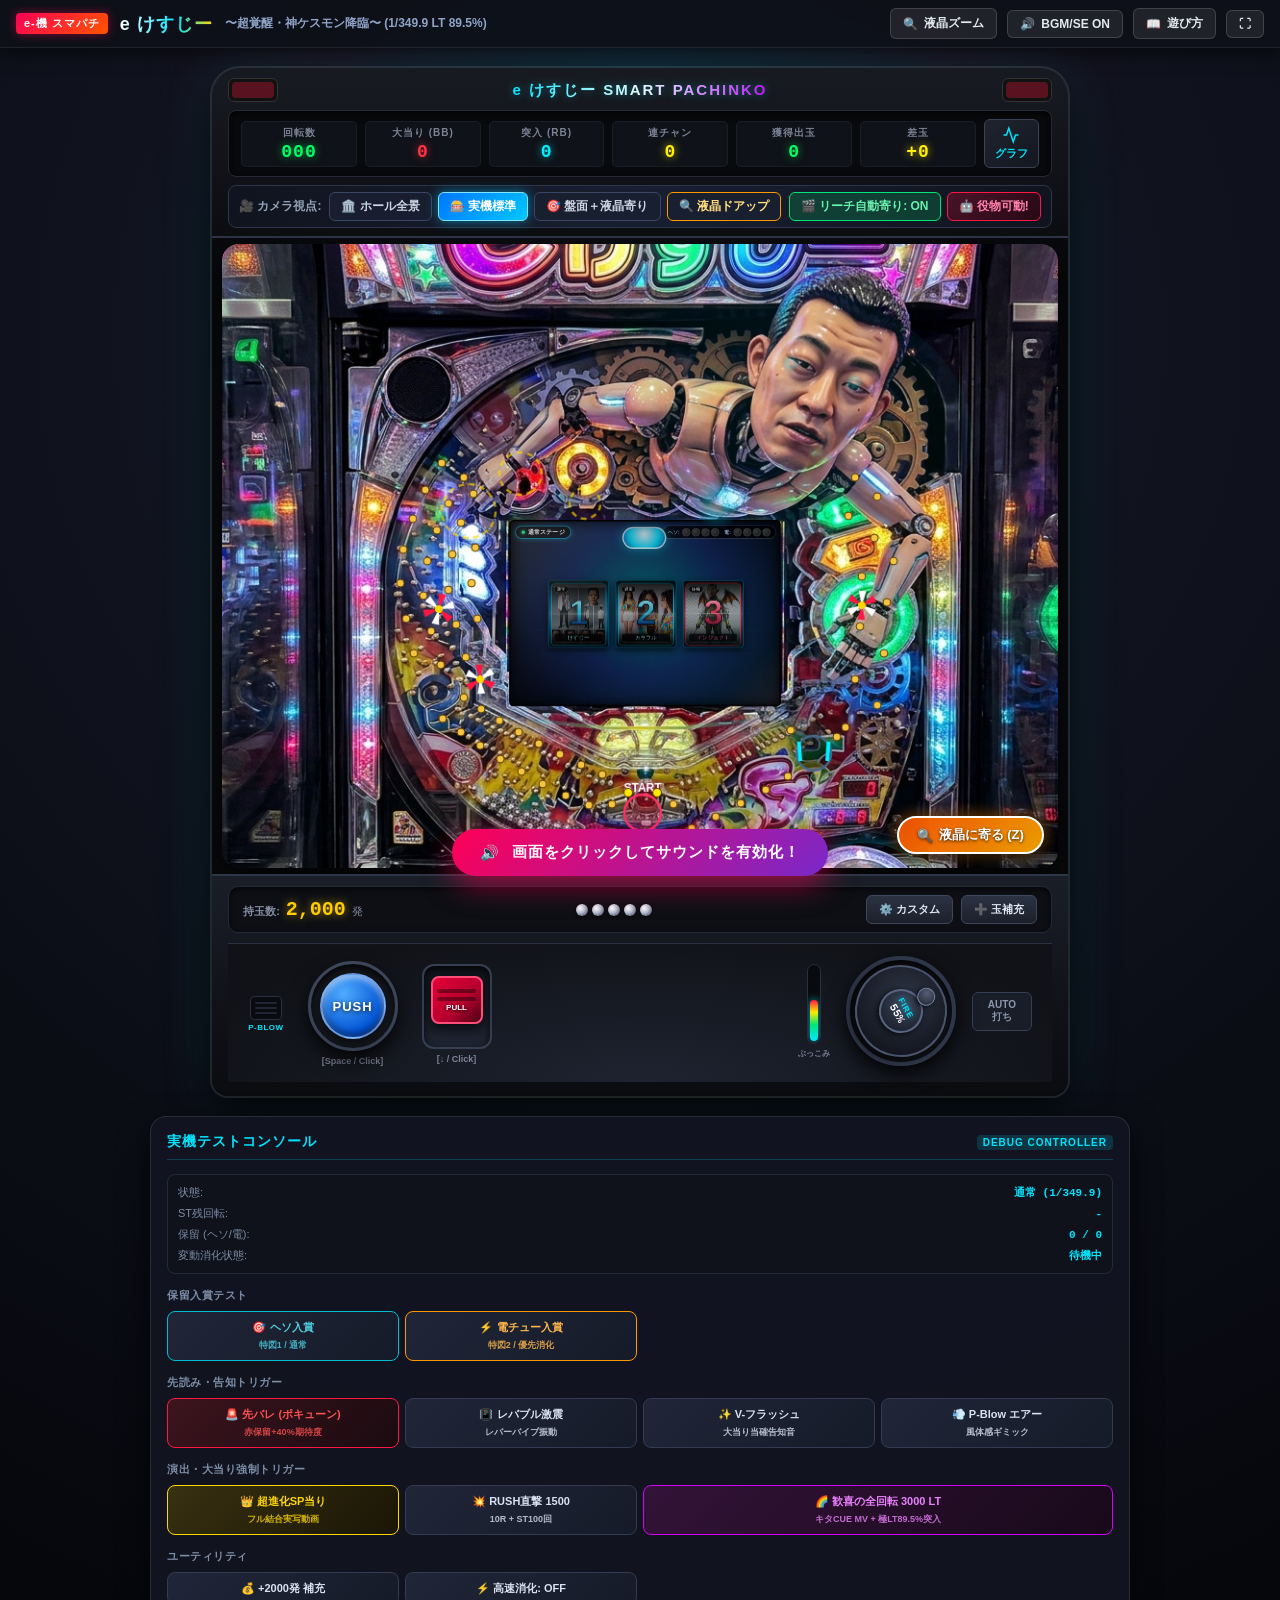
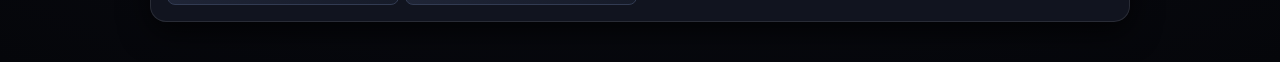
<file: index.html>
<!DOCTYPE html>
<html lang="ja">
<head>
  <meta charset="UTF-8">
  <meta name="viewport" content="width=device-width, initial-scale=1.0, maximum-scale=1.0, user-scalable=no">
  <title>e けすじー 〜超覚醒・神ケスモン降臨〜 | スマートパチンコ (スマパチ)</title>
  
  <!-- CSS Stylesheets -->
  <link rel="stylesheet" href="css/cabinet.css">
  <link rel="stylesheet" href="css/effects.css">
  <link rel="stylesheet" href="css/screen.css">

  <style>
    /* Global Page Styling & Parlor Atmosphere */
    * {
      box-sizing: border-box;
      margin: 0;
      padding: 0;
    }

    body {
      background: radial-gradient(circle at 50% 20%, #161a29 0%, #0c0e17 60%, #05060a 100%);
      color: #e2e8f0;
      font-family: -apple-system, BlinkMacSystemFont, "Segoe UI", Roboto, "Hiragino Sans", "Meiryo", sans-serif;
      min-height: 100vh;
      display: flex;
      flex-direction: column;
      align-items: center;
      justify-content: flex-start;
      overflow-x: hidden;
      user-select: none;
    }

    /* Ambient Parlor Neon Lighting in Background */
    body::before {
      content: '';
      position: fixed;
      top: -20%;
      left: 10%;
      width: 80%;
      height: 60%;
      background: radial-gradient(ellipse at center, rgba(0, 229, 255, 0.08) 0%, rgba(255, 23, 68, 0.05) 45%, transparent 70%);
      pointer-events: none;
      z-index: 0;
    }

    /* Top Global Header Bar */
    .pachinko-global-header {
      position: sticky;
      top: 0;
      width: 100%;
      background: rgba(14, 17, 24, 0.92);
      backdrop-filter: blur(10px);
      border-bottom: 1px solid rgba(255, 255, 255, 0.08);
      z-index: 1000;
      padding: 8px 16px;
      display: flex;
      justify-content: space-between;
      align-items: center;
      box-shadow: 0 4px 20px rgba(0, 0, 0, 0.6);
    }

    .header-logo-group {
      display: flex;
      align-items: center;
      gap: 12px;
    }

    .header-logo-badge {
      background: linear-gradient(135deg, #ff0055, #ff5500);
      color: #fff;
      font-size: 11px;
      font-weight: 900;
      padding: 3px 8px;
      border-radius: 4px;
      letter-spacing: 1px;
      box-shadow: 0 0 10px rgba(255, 0, 85, 0.5);
    }

    .header-title {
      font-size: 18px;
      font-weight: 900;
      letter-spacing: 1px;
      background: linear-gradient(90deg, #ffffff, #00e5ff 60%, #ffd700);
      -webkit-background-clip: text;
      -webkit-text-fill-color: transparent;
    }

    .header-spec-tag {
      font-size: 12px;
      color: #8fa3c7;
      font-weight: 600;
    }

    .header-actions {
      display: flex;
      align-items: center;
      gap: 10px;
    }

    .header-btn {
      background: rgba(255, 255, 255, 0.08);
      border: 1px solid rgba(255, 255, 255, 0.15);
      color: #e2e8f0;
      padding: 6px 12px;
      border-radius: 6px;
      font-size: 12px;
      font-weight: 600;
      cursor: pointer;
      transition: all 0.2s;
      display: flex;
      align-items: center;
      gap: 6px;
    }

    .header-btn:hover {
      background: rgba(0, 229, 255, 0.2);
      border-color: #00e5ff;
      color: #00e5ff;
      box-shadow: 0 0 10px rgba(0, 229, 255, 0.3);
    }

    .header-btn.active {
      background: #ff1744;
      border-color: #ff1744;
      color: #fff;
      box-shadow: 0 0 12px rgba(255, 23, 68, 0.5);
    }

    /* Main Content Layout (Cabinet + Side Test Bar) */
    .game-main-wrapper {
      position: relative;
      z-index: 1;
      width: 100%;
      max-width: 1380px;
      display: flex;
      flex-direction: row;
      justify-content: center;
      align-items: flex-start;
      gap: 20px;
      padding: 20px 16px 40px;
      box-sizing: border-box;
    }

    /* Cabinet Center Column */
    .cabinet-column {
      flex: 1;
      max-width: 980px;
      display: flex;
      flex-direction: column;
      align-items: center;
    }

    /* Side Test & Debug Station */
    .side-dashboard {
      width: 300px;
      background: rgba(18, 22, 33, 0.95);
      border: 1px solid rgba(255, 255, 255, 0.1);
      border-radius: 16px;
      padding: 16px;
      box-shadow: 0 10px 30px rgba(0, 0, 0, 0.7);
      display: flex;
      flex-direction: column;
      gap: 14px;
      backdrop-filter: blur(8px);
      position: sticky;
      top: 60px;
    }

    .dashboard-title {
      font-size: 14px;
      font-weight: 800;
      letter-spacing: 1px;
      color: #00e5ff;
      border-bottom: 1px solid rgba(0, 229, 255, 0.2);
      padding-bottom: 8px;
      display: flex;
      justify-content: space-between;
      align-items: center;
    }

    .dashboard-title-badge {
      font-size: 10px;
      background: rgba(0, 229, 255, 0.15);
      color: #00e5ff;
      padding: 2px 6px;
      border-radius: 4px;
    }

    .dashboard-section {
      display: flex;
      flex-direction: column;
      gap: 8px;
    }

    .dashboard-section-label {
      font-size: 11px;
      font-weight: 700;
      color: #7d8ea8;
      text-transform: uppercase;
      letter-spacing: 0.5px;
    }

    .dashboard-btn-grid {
      display: grid;
      grid-template-columns: 1fr 1fr;
      gap: 6px;
    }

    .dashboard-btn {
      background: linear-gradient(135deg, #202638, #161b29);
      border: 1px solid #323b52;
      color: #d8e2f0;
      padding: 8px 6px;
      border-radius: 8px;
      font-size: 11px;
      font-weight: 700;
      cursor: pointer;
      transition: all 0.15s;
      text-align: center;
      display: flex;
      flex-direction: column;
      align-items: center;
      justify-content: center;
      gap: 4px;
    }

    .dashboard-btn:hover {
      background: #2a334d;
      border-color: #00e5ff;
      color: #00e5ff;
      transform: translateY(-1px);
      box-shadow: 0 4px 10px rgba(0, 229, 255, 0.2);
    }

    .dashboard-btn.btn-heso {
      border-color: #00bcd4;
      color: #4dd0e1;
    }
    .dashboard-btn.btn-denchu {
      border-color: #ff9800;
      color: #ffb74d;
    }
    .dashboard-btn.btn-kesubare {
      border-color: #ff1744;
      color: #ff5252;
      background: linear-gradient(135deg, #3d141e, #1a0b10);
    }
    .dashboard-btn.btn-climax {
      border-color: #ffd700;
      color: #ffd700;
      background: linear-gradient(135deg, #383011, #1a1605);
    }
    .dashboard-btn.btn-zenkaiten {
      border-color: #d500f9;
      color: #ea80fc;
      background: linear-gradient(135deg, #331338, #18091a);
      grid-column: span 2;
    }

    /* Live Game Status Pill Box */
    .status-mini-box {
      background: #0f121a;
      border: 1px solid #232a3d;
      border-radius: 8px;
      padding: 10px;
      font-size: 11px;
      display: flex;
      flex-direction: column;
      gap: 6px;
    }

    .status-row {
      display: flex;
      justify-content: space-between;
      align-items: center;
    }

    .status-key {
      color: #7b8ba6;
    }

    .status-val {
      font-weight: bold;
      color: #00e5ff;
      font-family: monospace;
    }

    .status-val.val-rush {
      color: #ff1744;
    }
    .status-val.val-lt {
      color: #ffd700;
    }

    /* First-click Audio Unlock Banner */
    .audio-unlock-curtain {
      position: fixed;
      bottom: 24px;
      left: 50%;
      transform: translateX(-50%);
      background: linear-gradient(135deg, #ff0055, #7928ca);
      color: #ffffff;
      padding: 14px 28px;
      border-radius: 30px;
      font-size: 15px;
      font-weight: 800;
      letter-spacing: 1px;
      box-shadow: 0 8px 30px rgba(255, 0, 85, 0.6);
      cursor: pointer;
      z-index: 9999;
      display: flex;
      align-items: center;
      gap: 12px;
      animation: pulse-unlock-banner 1.5s infinite;
      transition: opacity 0.4s, transform 0.4s;
    }

    .audio-unlock-curtain.hidden {
      opacity: 0;
      pointer-events: none;
      transform: translate(-50%, 20px);
    }

    @keyframes pulse-unlock-banner {
      0%, 100% { transform: translateX(-50%) scale(1); box-shadow: 0 8px 30px rgba(255, 0, 85, 0.6); }
      50% { transform: translateX(-50%) scale(1.04); box-shadow: 0 12px 40px rgba(0, 229, 255, 0.8); }
    }

    /* Responsive Adjustments */
    @media (max-width: 1280px) {
      .game-main-wrapper {
        flex-direction: column;
        align-items: center;
      }
      .side-dashboard {
        width: 100%;
        max-width: 980px;
        position: static;
      }
      .dashboard-btn-grid {
        grid-template-columns: repeat(4, 1fr);
      }
      .dashboard-btn.btn-zenkaiten {
        grid-column: span 2;
      }
    }
  </style>
</head>
<body>

  <!-- Top Global Header -->
  <header class="pachinko-global-header">
    <div class="header-logo-group">
      <span class="header-logo-badge">e-機 スマパチ</span>
      <h1 class="header-title">e けすじー</h1>
      <span class="header-spec-tag">〜超覚醒・神ケスモン降臨〜 (1/349.9 LT 89.5%)</span>
    </div>

    <div class="header-actions">
      <button class="header-btn" id="btn-header-zoom" type="button" title="実機全体 ↔ 液晶ズーム切替">
        <span id="header-zoom-icon">🔍</span>
        <span id="header-zoom-text">液晶ズーム</span>
      </button>
      <button class="header-btn" id="btn-toggle-sound" type="button" title="サウンド切替">
        <span id="sound-btn-icon">🔊</span>
        <span id="sound-btn-text">BGM/SE ON</span>
      </button>
      <button class="header-btn" id="btn-open-rules" type="button" title="機種スペック・遊び方">
        <span>📖</span>
        <span>遊び方</span>
      </button>
      <button class="header-btn" id="btn-fullscreen" type="button" title="全画面表示">
        <span>⛶</span>
      </button>
    </div>
  </header>

  <!-- Audio Unlock Notification Floating Pill -->
  <div class="audio-unlock-curtain" id="audio-unlock-pill">
    <span>🔊</span>
    <span>画面をクリックしてサウンドを有効化！</span>
  </div>

  <!-- Main Game Stage & Cabinet Wrapper -->
  <div class="game-main-wrapper">
    
    <!-- Center Column: Pachinko Cabinet Mount -->
    <div class="cabinet-column">
      <div id="cabinet-mount" style="width: 100%;"></div>
    </div>

    <!-- Side Column: Real-time Debug / Quick Test Station -->
    <aside class="side-dashboard">
      <div class="dashboard-title">
        <span>実機テストコンソール</span>
        <span class="dashboard-title-badge">DEBUG CONTROLLER</span>
      </div>

      <!-- Real-time Mode & ST Monitor -->
      <div class="status-mini-box">
        <div class="status-row">
          <span class="status-key">状態:</span>
          <span class="status-val" id="monitor-state">通常 (1/349.9)</span>
        </div>
        <div class="status-row">
          <span class="status-key">ST残回転:</span>
          <span class="status-val" id="monitor-st">-</span>
        </div>
        <div class="status-row">
          <span class="status-key">保留 (ヘソ/電):</span>
          <span class="status-val" id="monitor-reserves">0 / 0</span>
        </div>
        <div class="status-row">
          <span class="status-key">変動消化状態:</span>
          <span class="status-val" id="monitor-spinning">待機中</span>
        </div>
      </div>

      <!-- Quick Pocket Injections -->
      <div class="dashboard-section">
        <div class="dashboard-section-label">保留入賞テスト</div>
        <div class="dashboard-btn-grid">
          <button class="dashboard-btn btn-heso" id="dbg-heso-in" type="button">
            <span>🎯 ヘソ入賞</span>
            <small style="font-size:9px;opacity:0.8;">特図1 / 通常</small>
          </button>
          <button class="dashboard-btn btn-denchu" id="dbg-denchu-in" type="button">
            <span>⚡ 電チュー入賞</span>
            <small style="font-size:9px;opacity:0.8;">特図2 / 優先消化</small>
          </button>
        </div>
      </div>

      <!-- Trigger Advance Effects -->
      <div class="dashboard-section">
        <div class="dashboard-section-label">先読み・告知トリガー</div>
        <div class="dashboard-btn-grid">
          <button class="dashboard-btn btn-kesubare" id="dbg-kesubare" type="button">
            <span>🚨 先バレ (ポキューン)</span>
            <small style="font-size:9px;opacity:0.8;">赤保留+40%期待度</small>
          </button>
          <button class="dashboard-btn" id="dbg-revaburu" type="button">
            <span>📳 レバブル激震</span>
            <small style="font-size:9px;opacity:0.8;">レバーバイブ振動</small>
          </button>
          <button class="dashboard-btn" id="dbg-vflash" type="button">
            <span>✨ V-フラッシュ</span>
            <small style="font-size:9px;opacity:0.8;">大当り当確告知音</small>
          </button>
          <button class="dashboard-btn" id="dbg-p-blow" type="button">
            <span>💨 P-Blow エアー</span>
            <small style="font-size:9px;opacity:0.8;">風体感ギミック</small>
          </button>
        </div>
      </div>

      <!-- Guaranteed Reach / Hit Scenarios -->
      <div class="dashboard-section">
        <div class="dashboard-section-label">演出・大当り強制トリガー</div>
        <div class="dashboard-btn-grid">
          <button class="dashboard-btn btn-climax" id="dbg-climax" type="button">
            <span>👑 超進化SP当り</span>
            <small style="font-size:9px;opacity:0.8;">フル結合実写動画</small>
          </button>
          <button class="dashboard-btn" id="dbg-rush1500" type="button">
            <span>💥 RUSH直撃 1500</span>
            <small style="font-size:9px;opacity:0.8;">10R + ST100回</small>
          </button>
          <button class="dashboard-btn btn-zenkaiten" id="dbg-zenkaiten" type="button">
            <span>🌈 歓喜の全回転 3000 LT</span>
            <small style="font-size:9px;opacity:0.8;">キタCUE MV + 極LT89.5%突入</small>
          </button>
        </div>
      </div>

      <!-- Utility / Economy -->
      <div class="dashboard-section">
        <div class="dashboard-section-label">ユーティリティ</div>
        <div class="dashboard-btn-grid">
          <button class="dashboard-btn" id="dbg-add-balls" type="button">
            <span>💰 +2000発 補充</span>
          </button>
          <button class="dashboard-btn" id="dbg-fast-mode" type="button">
            <span>⚡ 高速消化: OFF</span>
          </button>
        </div>
      </div>
    </aside>

  </div>

  <!-- Spec & Game Guide Modal -->
  <div class="cabinet-modal-overlay" id="rules-modal" style="display: none;">
    <div class="cabinet-modal-card" style="max-width: 650px;">
      <div class="modal-header">
        <div class="modal-title">
          <span>機種スペック & 遊び方</span>
          <span class="modal-title-badge">SPEC & RULES</span>
        </div>
        <button class="modal-close-btn" id="btn-close-rules" type="button">&times;</button>
      </div>
      <div class="modal-body" style="font-size: 13px; line-height: 1.7; color: #c4d1e6;">
        <h4 style="color:#00e5ff; margin-bottom: 6px;">■ 基本スペック (e けすじー)</h4>
        <ul style="padding-left: 18px; margin-bottom: 14px;">
          <li><strong>通常時確率:</strong> 1/349.9 (スマートパチンコ e-機)</li>
          <li><strong>RUSH / 高確率時:</strong> 1/73.5</li>
          <li><strong>けすじーRUSH (下位):</strong> ST 100回 (継続率 約74.6% 〜 75%)</li>
          <li><strong>極・超ケスジーRUSH LT (上位ラッキートリガー):</strong> ST 165回 (継続率 約89.5%)</li>
          <li><strong>出玉:</strong> 10R×1 (1500個) / 10R×2 (3000個)</li>
        </ul>

        <h4 style="color:#ff1744; margin-bottom: 6px;">■ 操作方法</h4>
        <ul style="padding-left: 18px; margin-bottom: 14px;">
          <li><strong>ハンドル操作:</strong> マウス/タッチでドラッグまたはゲージをクリック。ホイールスクロールでも調整可能。</li>
          <li><strong>自動発射 (オート):</strong> ハンドル横の「AUTO」ボタンまたはキーボード「<strong>A</strong>」キーで常時発射。</li>
          <li><strong>ボタンPUSH:</strong> 盤面の「PUSH」ボタン、またはキーボード「<strong>Space</strong>」「<strong>Enter</strong>」キー。</li>
          <li><strong>激震レバー:</strong> クライマックス演出時に3Dポップアップ！クリックまたは「<strong>↓ (下矢印)</strong>」キーで引く！</li>
          <li><strong>右打ち指示:</strong> RUSH中や大当り中はハンドルを右全開（75%以上）に回して電チュー・アタッカーを狙え！</li>
        </ul>

        <h4 style="color:#ffd700; margin-bottom: 6px;">■ 実機カスタマイズ機能</h4>
        <p>下皿の「⚙️ カスタム」ボタンから「ケスバレ (先バレ赤40%/虹100%)」「先読み熱モード」「レバブルUP」等をいつでも設定できます。</p>
      </div>
    </div>
  </div>

  <!-- Main ES6 Modules Integration Script -->
  <script type="module">
    import { PachinkoEngine, CustomConfig, GAME_STATES } from './src/engine/index.js';
    import { Cabinet } from './src/ui/Cabinet.js';
    import { ScreenDirector } from './src/director/ScreenDirector.js';
    import { MediaManager } from './src/media/index.js';

    // Fast-mode flag for high-speed simulation testing
    let isFastMode = false;
    let isProcessingSpin = false;
    let hasAudioUnlocked = false;

    // 1. Initialize Simulation Engine
    const config = new CustomConfig();
    const engine = new PachinkoEngine({
      config,
      initialBalls: 2000
    });

    // 2. Initialize Media Manager (Sound & Video)
    const media = new MediaManager({
      basePath: ''
    });

    // 3. Initialize Cabinet (Frame, Controls, DataCounter, CustomModal)
    const cabinetMount = document.getElementById('cabinet-mount');
    const cabinet = new Cabinet({
      container: cabinetMount,
      initialBalls: engine.balls,
      onFire: (data) => {
        handleBallShot(data);
      },
      onButtonPress: (data) => {
        handleCabinetButtonTrigger();
      },
      onLeverPull: (data) => {
        handleCabinetLeverTrigger();
      },
      onConfigChange: (newCfg) => {
        applyConfigToEngineAndMedia(newCfg);
      },
      onSoundTest: (type) => {
        if (type === 'red' || type === 'rainbow') {
          media.playKesuBare();
        } else {
          media.sound.playClick();
        }
      }
    });

    // Connect physical 2D ball pocket entries from PlayfieldCanvas
    cabinet.onHesoEnter(() => {
      triggerHesoEntry();
    });
    cabinet.onDenchuEnter(() => {
      triggerDenchuEntry();
    });
    cabinet.onAttackerEnter(() => {
      advanceActiveBonusRound();
    });

    // 4. Mount ScreenDirector inside Cabinet LCD Stage
    // We create a dedicated child container to preserve V-Flash jewel and light guide overlays
    const screenMount = document.createElement('div');
    screenMount.id = 'screen-director-mount';
    screenMount.style.cssText = 'position: absolute; inset: 0; width: 100%; height: 100%;';
    cabinet.dom.lcdContainer.appendChild(screenMount);

    const screenDirector = new ScreenDirector({
      container: screenMount,
      cabinet: cabinet,
      mediaManager: media
    });
    screenDirector.setCabinet(cabinet);
    screenDirector.setMedia(media);

    // Mount video player overlay in LCD container
    media.init(cabinet.dom.lcdContainer);

    // Initial reserve update
    screenDirector.updateReserves(engine.hesoQueue, engine.denchuQueue);
    screenDirector.setMode(engine.state);
    cabinet.dataCounter.updateData(engine.getStats());

    // =========================================================================
    // AUDIO UNLOCK & GLOBAL USER GESTURE
    // =========================================================================
    const unlockCurtain = document.getElementById('audio-unlock-pill');
    function unlockAudioOnce() {
      if (hasAudioUnlocked) return;
      hasAudioUnlocked = true;
      media.unlockAudio();
      if (unlockCurtain) {
        unlockCurtain.classList.add('hidden');
      }
    }
    window.addEventListener('click', unlockAudioOnce, { passive: true });
    window.addEventListener('keydown', unlockAudioOnce, { passive: true });
    window.addEventListener('touchstart', unlockAudioOnce, { passive: true });

    // =========================================================================
    // BALL FIRING & POCKET ENTRY DYNAMICS
    // =========================================================================
    function handleBallShot(data) {
      if (engine.balls <= 0) {
        if (config.get('autoSupply')) {
          engine.rentBalls(500);
          cabinet.setBallCount(engine.balls);
          cabinet.dataCounter.updateData(engine.getStats());
        } else {
          return;
        }
      }

      // Consume ball in engine
      const fired = engine.shootBall();
      if (!fired) return;

      cabinet.setBallCount(engine.balls);

      // Audio click for shot ball
      if (Math.random() < 0.3) {
        media.sound.playReelStop(0); // subtle metallic click
      }

      const power = data.power || 50;
      const isRight = power > 75;

      // Remind player to turn right during RUSH / BONUS if firing left
      if ((engine.state === GAME_STATES.RUSH_LOW || engine.state === GAME_STATES.RUSH_HIGH_LT || engine.state === GAME_STATES.BONUS) && !isRight) {
        cabinet.flashIllumination('red', 1, 80);
      }

      updateStatusMonitor();
    }

    // Trigger Heso Entry (特図1)
    function triggerHesoEntry() {
      const reserve = engine.insertHesoBall();
      if (reserve) {
        media.sound.playTenpai('entry');
        cabinet.flashIllumination('white', 1, 60);
        screenDirector.updateReserves(engine.hesoQueue, engine.denchuQueue);
        updateStatusMonitor();
        checkAndTriggerSpin();
      }
    }

    // Trigger Denchu Entry (特図2)
    function triggerDenchuEntry() {
      const reserve = engine.insertDenchuBall();
      if (reserve) {
        media.sound.playTenpai('entry');
        cabinet.flashIllumination('cyan', 1, 60);
        screenDirector.updateReserves(engine.hesoQueue, engine.denchuQueue);
        updateStatusMonitor();
        checkAndTriggerSpin();
      }
    }

    // =========================================================================
    // ENGINE EVENTS WIRE-UP
    // =========================================================================
    // 先バレ (Kesu-Bare Pokyun)
    engine.on('kesu_bare', ({ reserve }) => {
      media.playKesuBare();
      cabinet.flashIllumination('red', 4, 120);
      cabinet.controls?.triggerRumble?.(800);
      screenDirector.chanceUpSystem?.flashLightGuide?.('red', 2);
    });

    // レバブル (Revaburu Vibration)
    engine.on('revaburu', () => {
      media.playRevaburu(1.2);
      cabinet.controls?.triggerRumble?.(1200);
      screenDirector.pseudoSeries?.startRumble?.(1000);
    });

    // V-Flash
    engine.on('v_flash', () => {
      media.playVFlash();
      cabinet.triggerVFlash();
    });

    // Stats Change
    engine.on('stats_change', (stats) => {
      cabinet.dataCounter.updateData(stats);
      updateStatusMonitor();
    });

    // RUSH End
    engine.on('rush_end', ({ finalStreak, totalPayout }) => {
      screenDirector.setMode('NORMAL');
      cabinet.setLightingPattern('idle');
      updateStatusMonitor();
    });

    // =========================================================================
    // SPIN QUEUE ORCHESTRATOR
    // =========================================================================
    async function checkAndTriggerSpin() {
      if (isProcessingSpin) return;
      if (engine.state === GAME_STATES.BONUS) return;
      if (engine.hesoQueue.length === 0 && engine.denchuQueue.length === 0) return;

      isProcessingSpin = true;
      updateStatusMonitor();

      try {
        const scenario = engine.startNextSpin();
        if (!scenario) {
          isProcessingSpin = false;
          updateStatusMonitor();
          return;
        }

        // Update LCD HUD reserves & data counter
        screenDirector.updateReserves(engine.hesoQueue, engine.denchuQueue);
        cabinet.dataCounter.updateData(engine.getStats());
        updateStatusMonitor();

        // If fast mode is active, speed up non-zenkaiten pseudo chains
        if (isFastMode && scenario.reachType !== 'ZENKAITEN') {
          scenario.pseudoChains = Math.min(scenario.pseudoChains, 2);
        }

        // Play full cinematic sequence on Screen Director
        const spinResult = await screenDirector.playScenario(scenario);

        // Complete spin in engine
        const completion = engine.completeSpin();
        cabinet.dataCounter.updateData(engine.getStats());

        // Check for jackpot hit!
        if (completion.isHit) {
          await runBonusJackpotSequence(completion.bonus, scenario);
        }

        // Update mode & state
        screenDirector.setMode(engine.state);
        cabinet.dataCounter.updateData(engine.getStats());

      } catch (err) {
        console.error('[Integration] Error in spin loop:', err);
      } finally {
        isProcessingSpin = false;
        updateStatusMonitor();
        // Continue processing remaining reserves in queue
        if (engine.hesoQueue.length > 0 || engine.denchuQueue.length > 0) {
          setTimeout(() => checkAndTriggerSpin(), 100);
        }
      }
    }

    // =========================================================================
    // BONUS / JACKPOT CELEBRATION & ATTACKER SEQUENCE
    // =========================================================================
    async function runBonusJackpotSequence(bonus, scenario) {
      screenDirector.setMode('BONUS');
      media.playFeverFanfare();
      cabinet.setLightingPattern('rainbow', 8000);
      updateStatusMonitor();

      // Show win celebration banner
      const is3000 = bonus.type.includes('3000');
      const winTitle = is3000 ? '極FEVER 3000' : 'FEVER 1500';
      screenDirector.chanceUpSystem.showWinCelebration(bonus.targetPayout, winTitle);

      await new Promise(r => setTimeout(r, isFastMode ? 1200 : 3500));
      screenDirector.chanceUpSystem.hideWinCelebration();

      // Round-by-round Attacker progression
      const totalRounds = bonus.totalRounds || 10;
      for (let r = 1; r <= totalRounds; r++) {
        // Advance round
        const res = engine.advanceBonusRound();
        cabinet.setBallCount(engine.balls);
        cabinet.dataCounter.updateData(engine.getStats());
        media.sound.playReelStop(2); // payout sound
        await new Promise(resolve => setTimeout(resolve, isFastMode ? 80 : 250));
      }

      // Complete bonus and transition
      const finalResult = engine.completeBonus();
      screenDirector.setMode(engine.state);
      cabinet.dataCounter.updateData(engine.getStats());
      updateStatusMonitor();

      // Transition notification
      if (engine.state === GAME_STATES.RUSH_HIGH_LT) {
        cabinet.setLightingPattern('gold-radiance', 4000);
        screenDirector.chanceUpSystem.showTitle('極・超ケスジーRUSH LT 突入！', 'gold', 3500);
        screenDirector.chanceUpSystem.showTelop('継続率 約89.5%！限界突破の出玉性能！', 'gold', 3500);
      } else if (engine.state === GAME_STATES.RUSH_LOW) {
        cabinet.setLightingPattern('red-flash', 3500);
        screenDirector.chanceUpSystem.showTitle('けすジーRUSH 突入！', 'red', 3500);
        screenDirector.chanceUpSystem.showTelop('継続率 約75%！右打ちで電チューを狙え！', 'white', 3500);
      }

      await new Promise(r => setTimeout(r, isFastMode ? 800 : 2000));
    }

    function advanceActiveBonusRound() {
      if (engine.state !== GAME_STATES.BONUS) return;
      const res = engine.advanceBonusRound();
      cabinet.setBallCount(engine.balls);
      cabinet.dataCounter.updateData(engine.getStats());
      media.sound.playReelStop(2);
    }

    // =========================================================================
    // PHYSICAL CONTROLS HOOKS (Push Button & Lever)
    // =========================================================================
    function handleCabinetButtonTrigger() {
      // If decision button prompt is active on LCD, click it!
      const activeDevice = document.getElementById('active-decision-device');
      if (activeDevice) {
        activeDevice.click();
      }
      media.sound.playButtonPush(true);
      cabinet.flashIllumination('cyan', 1, 100);
    }

    function handleCabinetLeverTrigger() {
      const activeDevice = document.getElementById('active-decision-device');
      if (activeDevice) {
        activeDevice.click();
      }
      media.sound.playRevaburu(0.5);
      cabinet.flashIllumination('gold', 2, 100);
    }

    // =========================================================================
    // CONFIGURATION SYNC
    // =========================================================================
    function applyConfigToEngineAndMedia(cfg) {
      if (!cfg) return;
      // Map CustomModal values to engine CustomConfig
      if (cfg.kesuBare) {
        config.set('kesuBare', cfg.kesuBare === 'off' ? 'OFF' : (cfg.kesuBare === 'rainbow' ? 'HIGH' : 'NORMAL'));
      }
      if (cfg.sakiyomi) {
        config.set('sakiyomi', cfg.sakiyomi === 'netsu' ? 'SUPER_HOT' : (cfg.sakiyomi === 'chance' ? 'CHANCE' : 'NORMAL'));
      }
      if (cfg.revaburu) {
        config.set('revaburu', cfg.revaburu === 'on' ? 'ON' : 'OFF');
      }
      if (cfg.pFlash) {
        config.set('vFlash', cfg.pFlash === 'on' ? 'ON' : 'OFF');
      }
      if (cfg.volume) {
        if (cfg.volume.master !== undefined) media.setMasterVolume(cfg.volume.master / 100);
        if (cfg.volume.se !== undefined) media.setSFXVolume(cfg.volume.se / 100);
        if (cfg.volume.bgm !== undefined) media.setBGMVolume(cfg.volume.bgm / 100);
      }
    }

    // =========================================================================
    // UI / STATUS MONITOR
    // =========================================================================
    const elState = document.getElementById('monitor-state');
    const elSt = document.getElementById('monitor-st');
    const elReserves = document.getElementById('monitor-reserves');
    const elSpinning = document.getElementById('monitor-spinning');

    function updateStatusMonitor() {
      if (!elState) return;

      let stateText = '通常 (1/349.9)';
      elState.className = 'status-val';

      if (engine.state === GAME_STATES.RUSH_LOW) {
        stateText = 'けすRUSH (1/73.5)';
        elState.classList.add('val-rush');
      } else if (engine.state === GAME_STATES.RUSH_HIGH_LT) {
        stateText = '極・超ケスジーRUSH LT (1/73.5)';
        elState.classList.add('val-lt');
      } else if (engine.state === GAME_STATES.BONUS) {
        stateText = '大当り消化中';
        elState.classList.add('val-rush');
      }
      elState.textContent = stateText;

      elSt.textContent = (engine.state === GAME_STATES.RUSH_LOW || engine.state === GAME_STATES.RUSH_HIGH_LT)
        ? `${engine.stRemaining} / ${engine.stLimit} 回`
        : '-';

      elReserves.textContent = `${engine.hesoQueue.length} / ${engine.denchuQueue.length}`;
      elSpinning.textContent = isProcessingSpin ? '⚡ 変動中' : '待機中';
      elSpinning.style.color = isProcessingSpin ? '#ff1744' : '#00e5ff';
    }

    // =========================================================================
    // SIDE DASHBOARD BUTTONS WIRE-UP
    // =========================================================================
    // 1. Manual Heso In
    document.getElementById('dbg-heso-in')?.addEventListener('click', () => {
      unlockAudioOnce();
      triggerHesoEntry();
    });

    // 2. Manual Denchu In
    document.getElementById('dbg-denchu-in')?.addEventListener('click', () => {
      unlockAudioOnce();
      triggerDenchuEntry();
    });

    // 3. Trigger Kesu-Bare
    document.getElementById('dbg-kesubare')?.addEventListener('click', () => {
      unlockAudioOnce();
      engine.forceScenario('KESU_BARE');
      checkAndTriggerSpin();
    });

    // 4. Trigger Revaburu
    document.getElementById('dbg-revaburu')?.addEventListener('click', () => {
      unlockAudioOnce();
      media.playRevaburu(1.5);
      cabinet.controls?.triggerRumble?.(1500);
      screenDirector.pseudoSeries?.startRumble?.(1200);
    });

    // 5. Trigger V-Flash
    document.getElementById('dbg-vflash')?.addEventListener('click', () => {
      unlockAudioOnce();
      media.playVFlash();
      cabinet.triggerVFlash();
    });

    // 6. Trigger P-Blow
    document.getElementById('dbg-p-blow')?.addEventListener('click', () => {
      unlockAudioOnce();
      cabinet.triggerAirBlow();
    });

    // 7. Force Climax SP Win (オーバードケスモン超進化)
    document.getElementById('dbg-climax')?.addEventListener('click', () => {
      unlockAudioOnce();
      engine.forceScenario('CLIMAX');
      checkAndTriggerSpin();
    });

    // 8. Force RUSH 1500 Hit
    document.getElementById('dbg-rush1500')?.addEventListener('click', () => {
      unlockAudioOnce();
      engine.forceScenario('RUSH_1500');
      checkAndTriggerSpin();
    });

    // 9. Force Zenkaiten 3000 LT (キタCUE MV + 3000個 + LT突入)
    document.getElementById('dbg-zenkaiten')?.addEventListener('click', () => {
      unlockAudioOnce();
      engine.forceScenario('ZENKAITEN');
      checkAndTriggerSpin();
    });

    // 10. Add Balls
    document.getElementById('dbg-add-balls')?.addEventListener('click', () => {
      cabinet.addBalls(2000);
      engine.rentBalls(2000);
      cabinet.dataCounter.updateData(engine.getStats());
      updateStatusMonitor();
    });

    // 11. Fast-mode Toggle
    const btnFast = document.getElementById('dbg-fast-mode');
    btnFast?.addEventListener('click', () => {
      isFastMode = !isFastMode;
      btnFast.textContent = isFastMode ? '⚡ 高速消化: ON' : '⚡ 高速消化: OFF';
      btnFast.style.borderColor = isFastMode ? '#ff0055' : '#323b52';
      btnFast.style.color = isFastMode ? '#ff0055' : '#d8e2f0';
    });

    // =========================================================================
    // HEADER BUTTONS WIRE-UP
    // =========================================================================
    // Zoom Toggle in Header
    const btnHeaderZoom = document.getElementById('btn-header-zoom');
    const headerZoomIcon = document.getElementById('header-zoom-icon');
    const headerZoomText = document.getElementById('header-zoom-text');
    btnHeaderZoom?.addEventListener('click', () => {
      cabinet.toggleZoom();
      if (headerZoomIcon && headerZoomText) {
        headerZoomIcon.textContent = cabinet.isZoomed ? '🔎' : '🔍';
        headerZoomText.textContent = cabinet.isZoomed ? '全体表示' : '液晶ズーム';
      }
    });

    // Sound Toggle
    const btnSound = document.getElementById('btn-toggle-sound');
    const soundIcon = document.getElementById('sound-btn-icon');
    const soundText = document.getElementById('sound-btn-text');
    btnSound?.addEventListener('click', () => {
      unlockAudioOnce();
      const isMuted = media.toggleMute();
      if (isMuted) {
        soundIcon.textContent = '🔇';
        soundText.textContent = 'MUTE';
        btnSound.classList.add('active');
      } else {
        soundIcon.textContent = '🔊';
        soundText.textContent = 'BGM/SE ON';
        btnSound.classList.remove('active');
      }
    });

    // Rules Modal
    const rulesModal = document.getElementById('rules-modal');
    document.getElementById('btn-open-rules')?.addEventListener('click', () => {
      if (rulesModal) rulesModal.style.display = 'flex';
    });
    document.getElementById('btn-close-rules')?.addEventListener('click', () => {
      if (rulesModal) rulesModal.style.display = 'none';
    });
    rulesModal?.addEventListener('click', (e) => {
      if (e.target === rulesModal) rulesModal.style.display = 'none';
    });

    // Fullscreen Toggle
    document.getElementById('btn-fullscreen')?.addEventListener('click', () => {
      if (!document.fullscreenElement) {
        document.documentElement.requestFullscreen().catch(() => {});
      } else {
        document.exitFullscreen().catch(() => {});
      }
    });

    // Auto-sync initial state
    updateStatusMonitor();
    console.log('[e けすじー] Game initialized successfully!');
  </script>
</body>
</html>
</file>
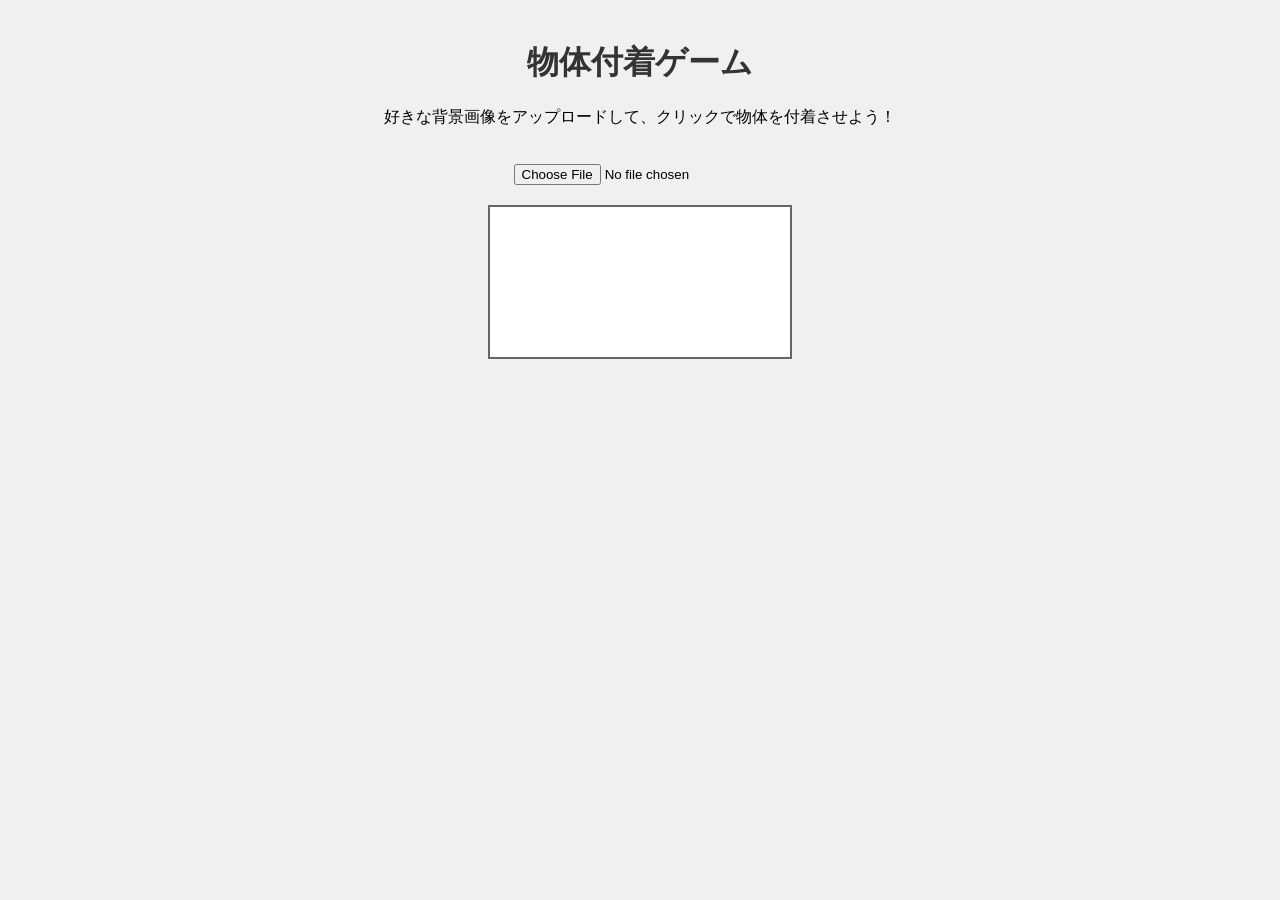
<file: sozai/kekk.html>
<!DOCTYPE html>
<html lang="ja">
<head>
    <meta charset="UTF-8">
    <title>物体付着ゲーム</title>
    <style>
        body {
            font-family: sans-serif;
            text-align: center;
            background-color: #f0f0f0;
            margin: 0;
            padding: 20px;
        }
        h1 {
            color: #333;
        }
        canvas {
            border: 2px solid #666;
            cursor: crosshair;
            background-color: #fff;
            max-width: 100%;
            height: auto;
        }
        input[type="file"] {
            margin: 20px 0;
        }
    </style>
</head>
<body>

    <h1>物体付着ゲーム</h1>
    <p>好きな背景画像をアップロードして、クリックで物体を付着させよう！</p>

    <input type="file" id="bg-image-input" accept="image/*">
    <br>
    <canvas id="game-canvas"></canvas>

    <script>
        const imageInput = document.getElementById('bg-image-input');
        const canvas = document.getElementById('game-canvas');
        const ctx = canvas.getContext('2d');

        const backgroundImage = new Image();
        let objects = []; // 付着した物体の座標を保存する配列 {x, y}

        // 1. 画像アップロード機能
        imageInput.addEventListener('change', (e) => {
            const file = e.target.files[0];
            if (!file) {
                return;
            }

            // FileReaderを使って画像を読み込む
            const reader = new FileReader();
            reader.onload = (event) => {
                backgroundImage.onload = () => {
                    // キャンバスのサイズを画像に合わせる
                    canvas.width = backgroundImage.width;
                    canvas.height = backgroundImage.height;
                    // オブジェクトの配列をリセット
                    objects = [];
                    // 再描画
                    redraw();
                };
                backgroundImage.src = event.target.result;
            };
            reader.readAsDataURL(file);
        });

        // 2. 物体を付着させる機能
        canvas.addEventListener('click', (e) => {
            if (!backgroundImage.src) {
                alert('先に背景画像を選択してください。');
                return;
            }

            // キャンバス上のクリック座標を取得
            const rect = canvas.getBoundingClientRect();
            const scaleX = canvas.width / rect.width;
            const scaleY = canvas.height / rect.height;
            const x = (e.clientX - rect.left) * scaleX;
            const y = (e.clientY - rect.top) * scaleY;
            
            // オブジェクトの情報を配列に追加
            objects.push({ x: x, y: y });

            // 再描画
            redraw();
        });

        // 描画処理をまとめた関数
        function redraw() {
            // 背景画像を描画
            ctx.clearRect(0, 0, canvas.width, canvas.height); // 一旦クリア
            ctx.drawImage(backgroundImage, 0, 0, canvas.width, canvas.height);

            // 保存されているすべての物体を描画
            drawObjects();
        }

        // 物体を描画する関数
        function drawObjects() {
            ctx.font = '40px sans-serif'; // 物体のサイズ
            ctx.textAlign = 'center';
            ctx.textBaseline = 'middle';

            objects.forEach(obj => {
                // ここで描画する絵文字を変更できます
                ctx.fillText('💩', obj.x, obj.y);
            });
        }

    </script>

</body>
</html>
</file>
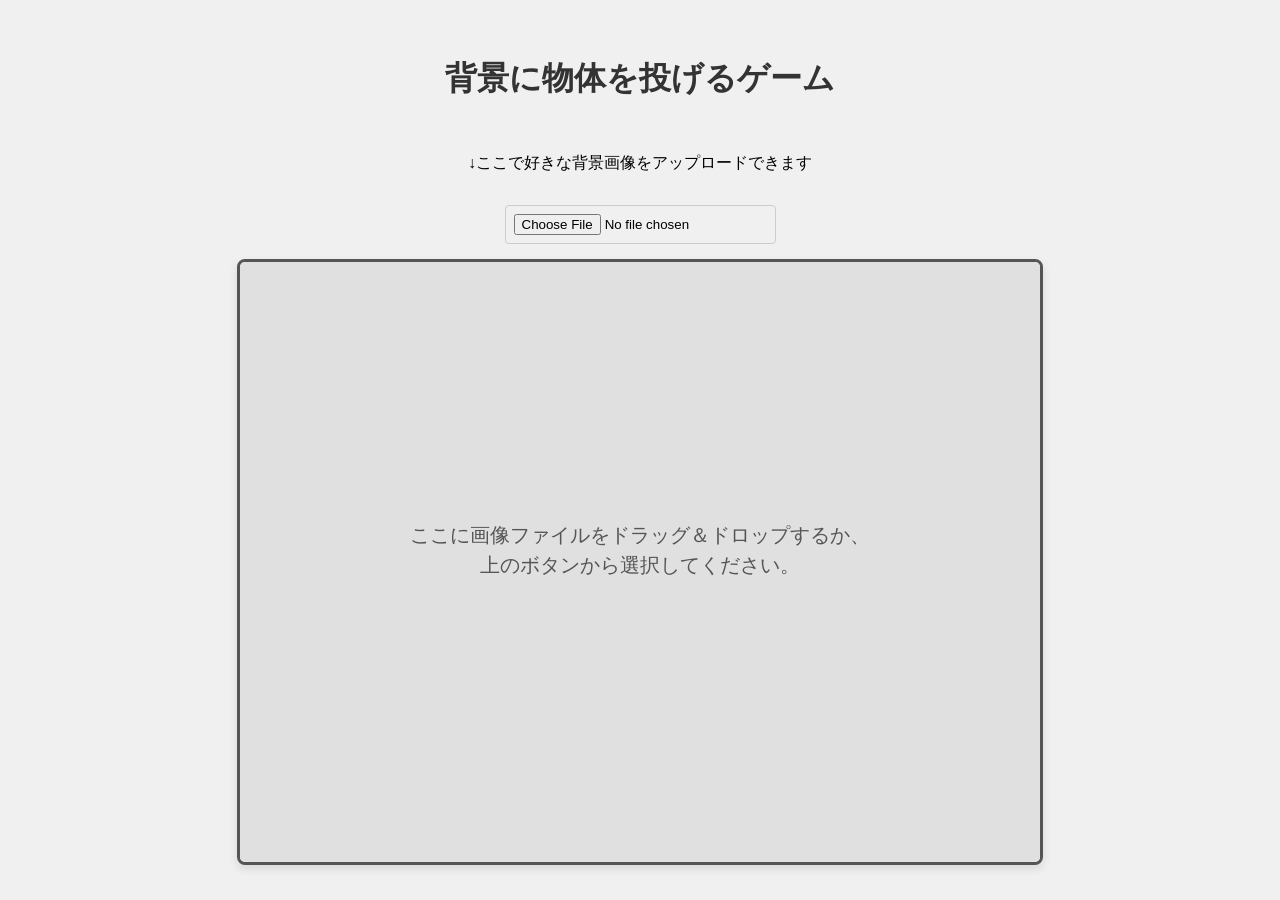
<file: sozai/unchi.html>
<!DOCTYPE html>
<html lang="ja">
<head>
    <meta charset="UTF-8">
    <meta name="viewport" content="width=device-width, initial-scale=1.0">
    <title>投げるゲーム</title>
    <style>
        body {
            font-family: sans-serif;
            display: flex;
            flex-direction: column;
            align-items: center;
            justify-content: center;
            height: 100vh;
            margin: 0;
            background-color: #f0f0f0;
        }
        h1 {
            color: #333;
        }
        .container {
            display: flex;
            flex-direction: column;
            align-items: center;
            gap: 15px;
        }
        canvas {
            border: 3px solid #555;
            border-radius: 8px;
            background-color: #fff;
            cursor: crosshair;
            box-shadow: 0 4px 10px rgba(0,0,0,0.1);
        }
        input[type="file"] {
            padding: 8px;
            border: 1px solid #ccc;
            border-radius: 4px;
        }
    </style>
</head>
<body>

    <div class="container">
        <h1>背景に物体を投げるゲーム</h1>
        <p>↓ここで好きな背景画像をアップロードできます</p>
        <input type="file" id="background-uploader" accept="image/*">
        <canvas id="game-canvas" width="800" height="600"></canvas>
    </div>

    <script>
        const canvas = document.getElementById('game-canvas');
        const ctx = canvas.getContext('2d');
        const uploader = document.getElementById('background-uploader');

        let backgroundImage = null;
        // 投げられた物体（付着したもの）をすべて保存する配列
        const attachedObjects = [];

        // --- イベントリスナー ---

        // 画像がアップロードされたときの処理
        uploader.addEventListener('change', (event) => {
            const file = event.target.files[0];
            if (!file) return;

            const reader = new FileReader();
            reader.onload = (e) => {
                backgroundImage = new Image();
                backgroundImage.onload = () => {
                    // 画像が読み込めたらアニメーションループを開始
                    if (!animationFrameId) {
                        gameLoop();
                    }
                };
                backgroundImage.src = e.target.result;
            };
            reader.readAsDataURL(file);
        });

        // キャンバスがクリックされたときの処理
        canvas.addEventListener('click', (event) => {
            const rect = canvas.getBoundingClientRect();
            const x = event.clientX - rect.left;
            const y = event.clientY - rect.top;

            // 新しい物体を生成して配列に追加
            createAttachedObject(x, y);
        });

        // --- オブジェクト生成 ---

        /**
         * クリックされた位置に、付着した物体とアニメーション用のパーティクルを生成する
         * @param {number} x - クリックされたx座標
         * @param {number} y - クリックされたy座標
         */
        function createAttachedObject(x, y) {
            const baseSize = Math.random() * 15 + 15; // 15から30のランダムなサイズ
            const color = `hsl(30, 50%, ${Math.random() * 20 + 25}%)`; // 茶色系のランダムな色

            const newObject = {
                x: x,
                y: y,
                size: baseSize,
                color: color,
                // 物体自体の形を定義（複数の円で構成）
                shape: [
                    { dx: 0, dy: 0, r: baseSize * 0.8 },
                    { dx: -baseSize * 0.4, dy: -baseSize * 0.5, r: baseSize * 0.5 },
                    { dx: baseSize * 0.3, dy: -baseSize * 0.2, r: baseSize * 0.6 },
                    { dx: baseSize * 0.5, dy: baseSize * 0.3, r: baseSize * 0.4 }
                ],
                // 付着アニメーション用のパーティクル
                particles: createParticles(x, y, color)
            };
            attachedObjects.push(newObject);
        }

        /**
         * 付着アニメーション用のパーティクルを生成する
         * @param {number} x - 中心のx座標
         * @param {number} y - 中心のy座標
         * @param {string} color - ベースとなる色
         * @returns {Array} パーティクルの配列
         */
        function createParticles(x, y, color) {
            const particles = [];
            const particleCount = 20; // 飛び散る数
            for (let i = 0; i < particleCount; i++) {
                particles.push({
                    x: x,
                    y: y,
                    vx: (Math.random() - 0.5) * 6, // 横方向の速度
                    vy: (Math.random() - 0.5) * 6, // 縦方向の速度
                    radius: Math.random() * 3 + 1, // 小さなサイズ
                    alpha: 1.0, // 初期透明度
                    decay: Math.random() * 0.04 + 0.01, // 消える速さ
                    color: color
                });
            }
            return particles;
        }


        // --- 描画関連 ---

        /**
         * 物体そのものを描画する
         * @param {object} obj - 描画する物体オブジェクト
         */
        function drawObject(obj) {
            ctx.fillStyle = obj.color;
            obj.shape.forEach(part => {
                ctx.beginPath();
                ctx.arc(obj.x + part.dx, obj.y + part.dy, part.r, 0, Math.PI * 2);
                ctx.fill();
            });
        }

        /**
         * パーティクルを更新・描画する
         * @param {object} obj - パーティクルを持つ物体オブジェクト
         */
        function updateAndDrawParticles(obj) {
            obj.particles.forEach(p => {
                // 位置を更新
                p.x += p.vx;
                p.y += p.vy;
                // 透明度を減らす
                p.alpha -= p.decay;

                // 描画
                if (p.alpha > 0) {
                    ctx.globalAlpha = p.alpha;
                    ctx.fillStyle = p.color;
                    ctx.beginPath();
                    ctx.arc(p.x, p.y, p.radius, 0, Math.PI * 2);
                    ctx.fill();
                }
            });
            // 透明になったパーティクルを配列から削除
            obj.particles = obj.particles.filter(p => p.alpha > 0);
            ctx.globalAlpha = 1.0; // 透明度をリセット
        }

        /**
         * デフォルトの背景（画像が読み込まれる前）を描画する
         */
        function drawDefaultBackground() {
            ctx.fillStyle = '#e0e0e0';
            ctx.fillRect(0, 0, canvas.width, canvas.height);
            ctx.fillStyle = '#555';
            ctx.font = '20px sans-serif';
            ctx.textAlign = 'center';
            ctx.fillText('ここに画像ファイルをドラッグ＆ドロップするか、', canvas.width / 2, canvas.height / 2 - 20);
            ctx.fillText('上のボタンから選択してください。', canvas.width / 2, canvas.height / 2 + 10);
        }


        // --- メインループ ---

        let animationFrameId = null;

        function gameLoop() {
            // 1. キャンバスをクリア
            ctx.clearRect(0, 0, canvas.width, canvas.height);

            // 2. 背景を描画
            if (backgroundImage) {
                ctx.drawImage(backgroundImage, 0, 0, canvas.width, canvas.height);
            } else {
                drawDefaultBackground();
            }

            // 3. すべての付着した物体と、そのパーティクルを描画・更新
            attachedObjects.forEach(obj => {
                drawObject(obj);
                if (obj.particles.length > 0) {
                    updateAndDrawParticles(obj);
                }
            });

            // 4. 次のフレームをリクエスト
            animationFrameId = requestAnimationFrame(gameLoop);
        }

        // 初期状態の描画
        drawDefaultBackground();

    </script>

</body>
</html>
</file>
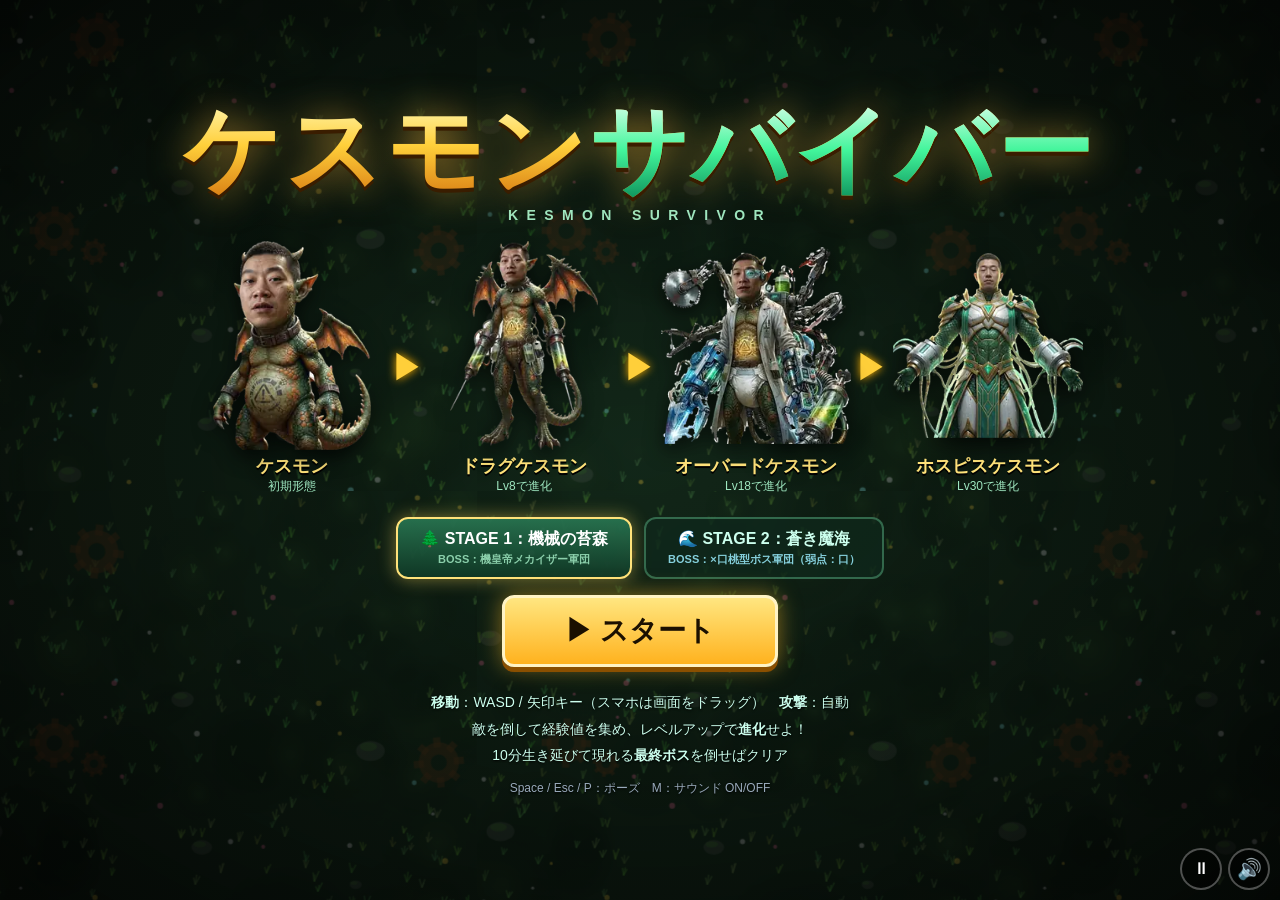
<file: sozai/ケスサバイバー (2).html>
<!DOCTYPE html>
<html lang="ja">
<head>
<meta charset="UTF-8">
<meta name="viewport" content="width=device-width,initial-scale=1,maximum-scale=1,user-scalable=no">
<title>ケスモンサバイバー</title>
<style>
* { box-sizing: border-box; margin: 0; padding: 0; }
html, body { width: 100%; height: 100%; overflow: hidden; background: #0b140e; color: #fff;
  font-family: "Hiragino Kaku Gothic ProN", "Yu Gothic UI", "Meiryo", sans-serif;
  user-select: none; -webkit-user-select: none; touch-action: none; }
canvas { display: block; }

.screen { position: fixed; inset: 0; display: flex; align-items: center; justify-content: center;
  z-index: 10; background: radial-gradient(ellipse at center, rgba(10,30,18,.55), rgba(0,0,0,.85)); }
.hidden { display: none !important; }

.title-box { text-align: center; padding: 20px; max-width: 980px; width: 100%; }
.logo { font-size: clamp(42px, 9vw, 96px); font-weight: 900; letter-spacing: .04em; line-height: 1.05;
  background: linear-gradient(180deg, #fff6b0 0%, #ffcf3a 45%, #d77a12 100%);
  -webkit-background-clip: text; background-clip: text; color: transparent;
  filter: drop-shadow(0 4px 0 #3a1d00) drop-shadow(0 0 18px rgba(255,190,60,.55)); }
.logo span { display: inline-block; background: linear-gradient(180deg, #d8ffe9 0%, #42f59b 50%, #0c8f5a 100%);
  -webkit-background-clip: text; background-clip: text; color: transparent; }
.sub { letter-spacing: .6em; color: #9fe7c0; font-weight: 700; margin: 6px 0 18px; font-size: 14px; }

.evo-line { display: flex; align-items: flex-end; justify-content: center; gap: 4px; margin: 6px 0 22px; flex-wrap: nowrap; }
.evo-item { display: flex; flex-direction: column; align-items: center; width: 22%; max-width: 190px; }
.evo-item img { width: 100%; aspect-ratio: 1/1.1; object-fit: contain;
  filter: drop-shadow(0 6px 10px rgba(0,0,0,.7)); animation: bob 2.4s ease-in-out infinite; }
.evo-item:nth-child(3) img { animation-delay: .3s; } .evo-item:nth-child(5) img { animation-delay: .6s; } .evo-item:nth-child(7) img { animation-delay: .9s; }
.evo-item .nm { font-weight: 900; font-size: clamp(12px, 1.8vw, 18px); margin-top: 4px; color: #ffe27a; text-shadow: 0 2px 0 #000; }
.evo-item .lv { font-size: 12px; color: #9fe7c0; }
.evo-arrow { font-size: clamp(18px, 3vw, 34px); color: #ffcf3a; align-self: center; text-shadow: 0 0 10px #ffb300; }
@keyframes bob { 0%,100% { transform: translateY(0); } 50% { transform: translateY(-8px); } }

.btn { font: inherit; font-weight: 900; font-size: 20px; padding: 12px 34px; border-radius: 12px; cursor: pointer;
  color: #1b1000; background: linear-gradient(180deg, #ffe680, #ffb21e); border: 3px solid #fff3c4;
  box-shadow: 0 5px 0 #8a4f00, 0 0 22px rgba(255,190,40,.5); transition: transform .08s; }
.btn:hover { transform: translateY(-2px) scale(1.03); }
.btn:active { transform: translateY(3px); box-shadow: 0 2px 0 #8a4f00; }
.btn.big { font-size: 28px; padding: 14px 60px; }
.btn.ghost { background: rgba(255,255,255,.08); color: #fff; border-color: rgba(255,255,255,.4); box-shadow: none; }
.btns { display: flex; gap: 14px; justify-content: center; margin-top: 18px; flex-wrap: wrap; }

.stage-select { display: flex; gap: 12px; justify-content: center; margin: 0 0 16px; flex-wrap: wrap; }
.stage-btn { font: inherit; font-weight: 900; font-size: 16px; padding: 10px 22px; border-radius: 12px; cursor: pointer;
  color: #cfe; background: rgba(15,40,28,.75); border: 2px solid rgba(120,230,170,.35); transition: all .12s;
  display: flex; flex-direction: column; align-items: center; gap: 2px; min-width: 210px; }
.stage-btn .st-sub { font-size: 11px; font-weight: 700; color: #9fe7c0; opacity: .85; }
.stage-btn:hover { transform: translateY(-2px); border-color: #ffe27a; }
.stage-btn.active { color: #fff; background: linear-gradient(180deg, rgba(40,115,80,.95), rgba(16,56,38,.95));
  border-color: #ffe27a; box-shadow: 0 0 18px rgba(255,220,90,.45); }
.stage-btn.sea.active { background: linear-gradient(180deg, rgba(25,115,165,.95), rgba(10,50,85,.95));
  border-color: #6ef2ff; box-shadow: 0 0 18px rgba(80,230,255,.5); }
.stage-btn.sea .st-sub { color: #9beeff; }

.howto { margin-top: 22px; color: #cfe; font-size: 14px; line-height: 1.9; text-shadow: 0 1px 2px #000; }
.small { font-size: 12px; color: #9ab; margin-top: 8px; }

.panel { background: linear-gradient(180deg, rgba(20,48,32,.96), rgba(8,22,14,.96)); border: 2px solid #4fd99a;
  border-radius: 18px; padding: 22px 26px; box-shadow: 0 0 40px rgba(60,255,160,.25); text-align: center;
  max-width: 94vw; max-height: 94vh; overflow: auto; }
.panel h2 { font-size: 34px; font-weight: 900; margin-bottom: 14px; color: #ffe27a; text-shadow: 0 3px 0 #5a3000; }
.lvup-title { animation: pulse .8s ease-in-out infinite alternate; }
@keyframes pulse { from { transform: scale(1); } to { transform: scale(1.08); } }

#cards { display: flex; flex-direction: column; gap: 10px; width: min(560px, 88vw); }
.card { display: flex; align-items: center; gap: 14px; text-align: left; padding: 12px 16px; cursor: pointer;
  border-radius: 12px; border: 2px solid rgba(255,255,255,.18); background: rgba(255,255,255,.06);
  color: #fff; font: inherit; transition: all .1s; }
.card:hover, .card.sel { border-color: #ffd34d; background: rgba(255,211,77,.14); transform: translateX(4px); }
.card .ic { font-size: 38px; width: 52px; text-align: center; flex-shrink: 0; }
.card .tx { flex: 1; }
.card .nm { font-weight: 900; font-size: 18px; }
.card .tag { font-size: 12px; font-weight: 900; padding: 2px 8px; border-radius: 6px; margin-left: 8px; background: #2a6; }
.card .tag.new { background: #e5395b; }
.card .tag.pas { background: #3577d6; }
.card .ds { font-size: 13px; color: #cde; margin-top: 3px; }
.card .key { font-size: 12px; color: #9ab; }

#pauseInfo, #resultInfo { font-size: 16px; line-height: 1.8; }
.result-img { height: 160px; filter: drop-shadow(0 6px 12px rgba(0,0,0,.8)); margin-bottom: 6px; }

/* 取得装備スロット（HUDスタイル） */
.inv-box { margin: 12px auto 6px; padding: 10px 14px; background: rgba(0,0,0,.45); border: 1.5px solid rgba(255,255,255,.12); border-radius: 12px; display: inline-flex; flex-direction: column; gap: 8px; max-width: 90%; }
.inv-box .inv-title { font-size: 12px; font-weight: 900; color: #ffd86a; letter-spacing: 1px; }
.inv-row { display: flex; flex-wrap: wrap; gap: 8px; justify-content: center; align-items: center; }
.inv-slot { display: flex; flex-direction: column; align-items: center; justify-content: center; width: 44px; height: 44px;
  background: rgba(10,22,16,.85); border: 1.5px solid rgba(255,215,90,.7); border-radius: 8px; box-shadow: 0 3px 6px rgba(0,0,0,.5); position: relative; transition: transform .1s; }
.inv-slot:hover { transform: translateY(-2px) scale(1.06); }
.inv-slot .icon { font-size: 20px; line-height: 1; }
.inv-slot .lv { font-size: 9.5px; font-weight: 900; color: #ffe27a; margin-top: 2px; }
.inv-slot.max { border-color: #ff9d3b; box-shadow: 0 0 8px rgba(255,160,50,.5); }
.inv-slot.max .lv { color: #ff5566; }
.inv-slot.passive { width: 38px; height: 38px; border-color: rgba(100,190,255,.65); }
.inv-slot.passive .icon { font-size: 16px; }
.inv-slot.passive .lv { color: #9fd0ff; font-size: 9px; }
.inv-slot.passive.max { border-color: #6ee2ff; box-shadow: 0 0 6px rgba(110,226,255,.45); }

.mute { position: fixed; right: 10px; bottom: 10px; z-index: 20; width: 42px; height: 42px; border-radius: 50%;
  border: 2px solid rgba(255,255,255,.3); background: rgba(0,0,0,.45); color: #fff; font-size: 20px; cursor: pointer; display: flex; align-items: center; justify-content: center; }
.pause-btn { right: 58px; font-size: 17px; }

</style>
</head>
<body>
<canvas id="game"></canvas>

<!-- タイトル -->
<div id="title" class="screen">
  <div class="title-box">
    <h1 class="logo">ケスモン<span>サバイバー</span></h1>
    <p class="sub">KESMON SURVIVOR</p>
    <div class="evo-line" id="evoLine"></div>
    <div class="stage-select" id="stageSelect">
      <button type="button" class="stage-btn active" data-map="1">
        <span>🌲 STAGE 1：機械の苔森</span>
        <span class="st-sub">BOSS：機皇帝メカイザー軍団</span>
      </button>
      <button type="button" class="stage-btn sea" data-map="2">
        <span>🌊 STAGE 2：蒼き魔海</span>
        <span class="st-sub">BOSS：×口桃型ボス軍団（弱点：口）</span>
      </button>
    </div>
    <button id="startBtn" class="btn big">▶ スタート</button>
    <div class="howto">
      <p><b>移動</b>：WASD / 矢印キー（スマホは画面をドラッグ）　<b>攻撃</b>：自動</p>
      <p>敵を倒して経験値を集め、レベルアップで<b>進化</b>せよ！</p>
      <p>10分生き延びて現れる<b>最終ボス</b>を倒せばクリア</p>
      <p class="small">Space / Esc / P：ポーズ　M：サウンド ON/OFF</p>
    </div>
  </div>
</div>

<!-- レベルアップ -->
<div id="levelup" class="screen hidden">
  <div class="panel">
    <h2 class="lvup-title">LEVEL UP!</h2>
    <div id="cards"></div>
    <p class="small">クリック または 1〜4キーで選択</p>
  </div>
</div>

<!-- ポーズ -->
<div id="pause" class="screen hidden">
  <div class="panel">
    <h2>PAUSE</h2>
    <div id="pauseInfo"></div>
    <div class="btns">
      <button id="resumeBtn" class="btn">再開</button>
      <button id="quitBtn" class="btn ghost">タイトルへ</button>
    </div>
  </div>
</div>

<!-- リザルト -->
<div id="result" class="screen hidden">
  <div class="panel">
    <h2 id="resultTitle">GAME OVER</h2>
    <img id="resultImg" class="result-img" alt="">
    <div id="resultInfo"></div>
    <div class="btns">
      <button id="nextStageBtn" class="btn hidden">🌊 ステージ2へ</button>
      <button id="retryBtn" class="btn">もう一度</button>
      <button id="toTitleBtn" class="btn ghost">タイトルへ</button>
    </div>
  </div>
</div>

<button id="pauseBtn" class="mute pause-btn" title="ポーズ (Space / Esc)">⏸</button>
<button id="muteBtn" class="mute" title="サウンド (M)">🔊</button>

<script>
'use strict';
/* =========================================================
   ケスモンサバイバー  -  KESMON SURVIVOR
   ヴァンパイアサバイバー系 自動攻撃サバイバルゲーム
   ========================================================= */
(() => {
const $ = id => document.getElementById(id);
const canvas = $('game');
const ctx = canvas.getContext('2d');
let W = 0, H = 0, DPR = 1;
function resize() {
  DPR = Math.min(window.devicePixelRatio || 1, 2);
  W = innerWidth; H = innerHeight;
  canvas.width = W * DPR; canvas.height = H * DPR;
  canvas.style.width = W + 'px'; canvas.style.height = H + 'px';
  ctx.setTransform(DPR, 0, 0, DPR, 0, 0);
}
addEventListener('resize', resize); resize();

const rand = (a, b) => a + Math.random() * (b - a);
const TAU = Math.PI * 2;
const fmtTime = s => `${String(Math.floor(s / 60)).padStart(2, '0')}:${String(Math.floor(s % 60)).padStart(2, '0')}`;

/* ---------------- 進化フォーム（添付画像の順） ---------------- */
const FORMS = [
  { name: 'ケスモン',         title: '幼体',   lv: 1,  size: 74,  weapon: 'fireball', color: '#ffb347' },
  { name: 'ドラグケスモン',   title: '成長体', lv: 8,  size: 88,  weapon: 'tail',     color: '#9cff57' },
  { name: 'オーバードケスモン', title: '改造体', lv: 18, size: 96,  weapon: 'saw',      color: '#5fd6ff' },
  { name: 'ホスピスケスモン', title: '究極体', lv: 30, size: 110, weapon: 'aura',     color: '#7dffc4' },
];
const FORM_IMG = [], FORM_WHITE = [];

function circleCrop(img) {
  const s = Math.min(img.width, img.height);
  const c = document.createElement('canvas'); c.width = c.height = s;
  const g = c.getContext('2d');
  g.beginPath(); g.arc(s / 2, s / 2, s / 2, 0, TAU); g.clip();
  g.drawImage(img, (img.width - s) / 2, (img.height - s) / 2, s, s, 0, 0, s, s);
  return c;
}
function whiteSilhouette(img) {
  const c = document.createElement('canvas'); c.width = img.width; c.height = img.height;
  const g = c.getContext('2d');
  g.drawImage(img, 0, 0);
  g.globalCompositeOperation = 'source-in';
  g.fillStyle = '#fff'; g.fillRect(0, 0, c.width, c.height);
  return c;
}
function loadForm(i) {
  return new Promise(res => {
    const im = new Image();
    im.onload = () => res(trimImage(im));
    im.onerror = () => {
      const j = new Image();
      j.onload = () => res(circleCrop(j));
      j.onerror = () => res(null);
      j.src = `img/raw${i + 1}.jpg`;
    };
    im.src = EMBEDDED_IMGS[i];
  });
}
const EMBEDDED_IMGS = [
  '[data-uri]',
  '[data-uri]',
  '[data-uri]',
  '[data-uri]'
];
function formSrc(i) { return EMBEDDED_IMGS[i]; }
// 透明な余白を自動トリム（file:// で読み込み制限がある場合はそのまま使う）
function trimImage(img) {
  try {
    const c = document.createElement('canvas'); c.width = img.width; c.height = img.height;
    const g = c.getContext('2d'); g.drawImage(img, 0, 0);
    const d = g.getImageData(0, 0, c.width, c.height).data;
    let x0 = c.width, y0 = c.height, x1 = -1, y1 = -1;
    for (let y = 0; y < c.height; y++) for (let x = 0; x < c.width; x++) {
      if (d[(y * c.width + x) * 4 + 3] > 16) { if (x < x0) x0 = x; if (x > x1) x1 = x; if (y < y0) y0 = y; if (y > y1) y1 = y; }
    }
    if (x1 < 0) return img;
    const o = document.createElement('canvas'); o.width = x1 - x0 + 1; o.height = y1 - y0 + 1;
    o.getContext('2d').drawImage(c, x0, y0, o.width, o.height, 0, 0, o.width, o.height);
    return o;
  } catch (e) { return img; }
}
// ステージ背景画像（img/bg.png または img/bg.jpg があれば使用）
let BG_IMG = null;
function loadBg() {
  return new Promise(res => {
    const a = new Image();
    a.onload = () => { BG_IMG = a; res(); };
    a.onerror = () => { const b = new Image(); b.onload = () => { BG_IMG = b; res(); }; b.onerror = () => res(); b.src = 'img/bg.jpg'; };
    a.src = 'img/bg.png';
  });
}

/* ---------------- サウンド ---------------- */
const AC = { ctx: null, master: null, muted: false };
function audioInit() {
  if (AC.ctx) { if (AC.ctx.state === 'suspended') AC.ctx.resume(); return; }
  try {
    AC.ctx = new (window.AudioContext || window.webkitAudioContext)();
    AC.master = AC.ctx.createGain(); AC.master.gain.value = 0.3;
    AC.master.connect(AC.ctx.destination);
  } catch (e) { /* no audio */ }
}
function tone(freq, dur, type = 'square', vol = 0.2, slide = 0, delay = 0) {
  if (!AC.ctx || AC.muted) return;
  const t = AC.ctx.currentTime + Math.max(0, delay);
  const o = AC.ctx.createOscillator(), g = AC.ctx.createGain();
  o.type = type; o.frequency.setValueAtTime(freq, t);
  if (slide) o.frequency.exponentialRampToValueAtTime(Math.max(30, freq + slide), t + dur);
  g.gain.setValueAtTime(vol, t);
  g.gain.exponentialRampToValueAtTime(0.0001, t + dur);
  o.connect(g); g.connect(AC.master); o.start(t); o.stop(t + dur + 0.03);
}
function noise(dur, vol = 0.2, delay = 0) {
  if (!AC.ctx || AC.muted) return;
  const t = AC.ctx.currentTime + delay;
  const len = Math.floor(AC.ctx.sampleRate * dur);
  const buf = AC.ctx.createBuffer(1, len, AC.ctx.sampleRate);
  const d = buf.getChannelData(0);
  for (let i = 0; i < len; i++) d[i] = (Math.random() * 2 - 1) * (1 - i / len);
  const s = AC.ctx.createBufferSource(); s.buffer = buf;
  const g = AC.ctx.createGain(); g.gain.value = vol;
  s.connect(g); g.connect(AC.master); s.start(t);
}
const sfxLast = {};
function sfx(name) {
  const now = performance.now();
  const gap = { hit: 45, gem: 35, shoot: 60, zap: 80 }[name] || 30;
  if (sfxLast[name] && now - sfxLast[name] < gap) return;
  sfxLast[name] = now;
  switch (name) {
    case 'shoot': tone(520, 0.08, 'square', 0.05, -300); break;
    case 'hit': tone(180, 0.06, 'square', 0.05, -80); break;
    case 'gem': tone(1200 + Math.random() * 300, 0.06, 'sine', 0.07, 400); break;
    case 'hurt': tone(140, 0.2, 'sawtooth', 0.15, -90); break;
    case 'zap': noise(0.18, 0.12); tone(900, 0.15, 'sawtooth', 0.06, -700); break;
    case 'beam': tone(300, 0.3, 'sawtooth', 0.08, 900); break;
    case 'kill': tone(320, 0.07, 'triangle', 0.06, -200); break;
    case 'boom': noise(0.5, 0.3); tone(90, 0.5, 'sine', 0.3, -50); break;
    case 'poop': tone(240, 0.14, 'triangle', 0.14, -150); tone(130, 0.1, 'sine', 0.12, 60, 0.08); break;
    case 'poopBoom': noise(0.38, 0.26); tone(110, 0.38, 'sawtooth', 0.22, -70); tone(220, 0.2, 'square', 0.12, -140, 0.05); break;
    case 'heal': [660, 880, 1100].forEach((f, i) => tone(f, 0.12, 'sine', 0.12, 0, i * 0.07)); break;
    case 'levelup': [523, 659, 784, 1047].forEach((f, i) => tone(f, 0.16, 'square', 0.09, 0, i * 0.07)); break;
    case 'select': tone(880, 0.08, 'square', 0.08); break;
    case 'warning': for (let i = 0; i < 3; i++) tone(440, 0.25, 'sawtooth', 0.12, -100, i * 0.35); break;
    case 'evoFlash': tone(600 + Math.random() * 600, 0.05, 'sine', 0.06); break;
    case 'evolve': {
      const m = [523, 659, 784, 1047, 784, 1047, 1319, 1568];
      m.forEach((f, i) => tone(f, 0.22, 'square', 0.1, 0, i * 0.11));
      tone(130, 1.2, 'triangle', 0.25, 0, 0); break;
    }
    case 'over': [392, 330, 262, 196].forEach((f, i) => tone(f, 0.35, 'triangle', 0.18, 0, i * 0.25)); break;
    case 'clear': [523, 659, 784, 1047, 1319, 1568, 2093].forEach((f, i) => tone(f, 0.3, 'square', 0.1, 0, i * 0.12)); break;
  }
}
// BGM（動的テンポ＆ボス戦緊迫ビート対応チップチューン）
const BGM = { timer: null, step: 0, next: 0 };
const midi = n => 440 * Math.pow(2, (n - 69) / 12);
const PROG = [[45, 52, 57, 60], [41, 48, 53, 57], [43, 50, 55, 59], [40, 47, 52, 56]];
function bgmStart() {
  if (!AC.ctx || BGM.timer) return;
  BGM.next = AC.ctx.currentTime + 0.1; BGM.step = 0;
  BGM.timer = setInterval(() => {
    if (!AC.ctx) return;
    const playing = S && (S.state === 'play');
    const hasBoss = !!(S && S.enemies && S.enemies.some(e => e.boss && !e.dead));
    const pinch = !!(P && P.hp / P.maxHp < 0.35);
    const intense = hasBoss || pinch;
    const stepDur = intense ? 0.108 : 0.13;
    while (BGM.next < AC.ctx.currentTime + 0.25) {
      const s = BGM.step, d = BGM.next - AC.ctx.currentTime;
      if (playing && !AC.muted) {
        const ch = PROG[Math.floor(s / 16) % 4];
        if (s % 2 === 0) tone(midi(ch[0] - 12), intense ? 0.15 : 0.2, 'triangle', intense ? 0.2 : 0.16, 0, d);
        else if (intense) tone(midi(ch[0]), 0.08, 'sawtooth', 0.08, 0, d); // ボス戦ベースオクターブ刻み
        tone(midi(ch[s % 4] + 12), 0.09, 'square', intense ? 0.035 : 0.025, 0, d);
        if (s % 4 === 0 || (intense && s % 2 === 0)) noise(0.04, intense ? 0.06 : 0.05, d);
        if (s % 8 === 4) noise(0.1, intense ? 0.09 : 0.07, d);
      }
      BGM.step++; BGM.next += stepDur;
    }
  }, 50);
}

const START_VOICE = new Audio('[data-uri]');
START_VOICE.volume = 0.85;
function playStartVoice() {
  if (AC.muted) return;
  try {
    START_VOICE.currentTime = 0;
    START_VOICE.play().catch(() => {});
  } catch (e) {}
}

const EVO1_VOICE = new Audio('[data-uri]');
EVO1_VOICE.volume = 0.85;
function playEvo1Voice() {
  if (AC.muted) return;
  try {
    EVO1_VOICE.currentTime = 0;
    EVO1_VOICE.play().catch(() => {});
  } catch (e) {}
}

/* ---------------- 入力 ---------------- */
const keys = {};
const joy = { active: false, id: null, ox: 0, oy: 0, x: 0, y: 0 };
addEventListener('keydown', e => {
  keys[e.code] = true;
  if (e.code === 'KeyM') toggleMute();
  // タイトルまたはゲームオーバー時の Space / Enter スタート・リトライ
  if (e.code === 'Space' || e.code === 'Enter') {
    if (!S || S.state === 'over') { startGame(); e.preventDefault(); return; }
  }
  if ((e.code === 'Escape' || e.code === 'KeyP' || e.code === 'Space') && S) {
    if (S.state === 'play') pauseGame(); else if (S.state === 'pause') resumeGame();
  }
  if (S && S.state === 'levelup') {
    const n = parseInt(e.key, 10);
    if (n >= 1 && n <= S.choices.length) chooseCard(n - 1);
  }
  if (S && S.state === 'evolve' && S.evo.t > 3.6 && (e.code === 'Space' || e.code === 'Enter')) finishEvolution();
  if (e.code.startsWith('Arrow') || e.code === 'Space') e.preventDefault();
});
addEventListener('keyup', e => { keys[e.code] = false; });
canvas.addEventListener('pointerdown', e => {
  if (S && S.state === 'evolve' && S.evo.t > 3.6) { finishEvolution(); return; }
  if (e.pointerType === 'mouse') return;
  joy.active = true; joy.id = e.pointerId; joy.ox = joy.x = e.clientX; joy.oy = joy.y = e.clientY;
});
canvas.addEventListener('pointermove', e => { if (joy.active && e.pointerId === joy.id) { joy.x = e.clientX; joy.y = e.clientY; } });
const joyEnd = e => { if (e.pointerId === joy.id) { joy.active = false; joy.id = null; } };
canvas.addEventListener('pointerup', joyEnd); canvas.addEventListener('pointercancel', joyEnd);
document.addEventListener('visibilitychange', () => { if (document.hidden && S && S.state === 'play') pauseGame(); });

function toggleMute() {
  AC.muted = !AC.muted;
  START_VOICE.muted = AC.muted;
  EVO1_VOICE.muted = AC.muted;
  $('muteBtn').textContent = AC.muted ? '🔇' : '🔊';
}
$('muteBtn').onclick = () => { audioInit(); toggleMute(); };
$('pauseBtn').onclick = () => { if (!S) return; if (S.state === 'play') pauseGame(); else if (S.state === 'pause') resumeGame(); };

/* ---------------- 敵定義 ---------------- */
const PEACH_SPECS = [
  { tier: 0, bType: 'peach0', mType: 'mpeach0', name: 'マッドピーチ',       mName: 'ミニマッドピーチ',
    cLight: '#ffb8d6', cMid: '#ff4f93', cDark: '#8c1243', stroke: '#4a0722', leaf: '#5ce669', eye: '#ffee33', cross: '#fff0f7', bullet: '#ff6ba8' },
  { tier: 1, bType: 'peach1', mType: 'mpeach1', name: 'アビスピーチ',       mName: 'ミニアビスピーチ',
    cLight: '#99ffff', cMid: '#1ec8e8', cDark: '#0b446e', stroke: '#04223a', leaf: '#ffd166', eye: '#ff3b6b', cross: '#e0ffff', bullet: '#38e8ff' },
  { tier: 2, bType: 'peach2', mType: 'mpeach2', name: 'ベノムピーチ',       mName: 'ミニベノムピーチ',
    cLight: '#e5a8ff', cMid: '#9d4edd', cDark: '#3c096c', stroke: '#1f033b', leaf: '#6fffe9', eye: '#aaff33', cross: '#ffe66d', bullet: '#c77dff' },
  { tier: 3, bType: 'peach3', mType: 'mpeach3', name: '桃皇帝ゼノピーチ',   mName: 'ミニゼノピーチ',
    cLight: '#ff8a95', cMid: '#e6193c', cDark: '#470310', stroke: '#ffd54a', leaf: '#ffd54a', eye: '#00ffcc', cross: '#ffe66d', bullet: '#ff3366', crown: true },
];
const ETYPES = {
  slime:   { name: 'スライム', hp: 15,    speed: 52, dmg: 6,  r: 14, xp: 1 },
  bat:     { name: 'コウモリ', hp: 11,    speed: 92, dmg: 5,  r: 12, xp: 1 },
  ghost:   { name: 'ゴースト', hp: 32,    speed: 68, dmg: 8,  r: 16, xp: 2 },
  gear:    { name: 'ギアボット', hp: 58,  speed: 48, dmg: 11, r: 18, xp: 3 },
  knight:  { name: 'リザードナイト', hp: 100, speed: 64, dmg: 14, r: 19, xp: 5 },
  golem:   { name: '苔ゴーレム', hp: 230, speed: 38, dmg: 18, r: 30, xp: 9 },
  boss:    { name: 'スチームゴーレム', hp: 2800, speed: 62, dmg: 24, r: 54, xp: 80, boss: true },
  fboss:   { name: '機皇帝メカイザー', hp: 32000, speed: 58, dmg: 35, r: 72, xp: 0, boss: true, finalBoss: true },
  // ステージ2：桃型×口ボス（4段階）＆召喚される小型同種エネミー
  peach0:  { name: 'マッドピーチ',     hp: 1950,  speed: 58, dmg: 22, r: 54, xp: 85,  boss: true, peachBoss: true, tier: 0 },
  peach1:  { name: 'アビスピーチ',     hp: 4600,  speed: 60, dmg: 26, r: 60, xp: 130, boss: true, peachBoss: true, tier: 1 },
  peach2:  { name: 'ベノムピーチ',     hp: 8400,  speed: 62, dmg: 31, r: 66, xp: 190, boss: true, peachBoss: true, tier: 2 },
  peach3:  { name: '桃皇帝ゼノピーチ', hp: 16800, speed: 60, dmg: 35, r: 74, xp: 0,   boss: true, peachBoss: true, finalBoss: true, tier: 3 },
  mpeach0: { name: 'ミニマッドピーチ', hp: 185,   speed: 70, dmg: 10, r: 19, xp: 6,   peachMinion: true, tier: 0 },
  mpeach1: { name: 'ミニアビスピーチ', hp: 420,   speed: 74, dmg: 14, r: 20, xp: 10,  peachMinion: true, tier: 1 },
  mpeach2: { name: 'ミニベノムピーチ', hp: 760,   speed: 78, dmg: 18, r: 22, xp: 15,  peachMinion: true, tier: 2 },
  mpeach3: { name: 'ミニゼノピーチ',   hp: 1200,  speed: 82, dmg: 22, r: 24, xp: 22,  peachMinion: true, tier: 3 },
};
const ESPR = {};
function makeEnemySprite(type) {
  const r = ETYPES[type].r;
  const s = Math.ceil(r * 3);
  const c = document.createElement('canvas'); c.width = c.height = s;
  const g = c.getContext('2d');
  g.translate(s / 2, s / 2);
  const eyes = (ex, ey, er, col = '#fff', pup = '#111') => {
    for (const sx of [-1, 1]) {
      g.fillStyle = col; g.beginPath(); g.arc(sx * ex, ey, er, 0, TAU); g.fill();
      g.fillStyle = pup; g.beginPath(); g.arc(sx * ex, ey + er * 0.2, er * 0.5, 0, TAU); g.fill();
    }
  };
  const glowEyes = (ex, ey, er, col) => {
    g.shadowColor = col; g.shadowBlur = er * 3; g.fillStyle = col;
    for (const sx of [-1, 1]) { g.beginPath(); g.arc(sx * ex, ey, er, 0, TAU); g.fill(); }
    g.shadowBlur = 0;
  };
  let grd;
  switch (type) {
    case 'slime':
      grd = g.createRadialGradient(-r * .3, -r * .4, 2, 0, 0, r * 1.3);
      grd.addColorStop(0, '#c8ff8a'); grd.addColorStop(1, '#2f9e3a');
      g.fillStyle = grd; g.beginPath();
      g.moveTo(-r * 1.1, r * .7); g.quadraticCurveTo(-r * 1.15, -r * 1.1, 0, -r * 1.1);
      g.quadraticCurveTo(r * 1.15, -r * 1.1, r * 1.1, r * .7); g.closePath(); g.fill();
      g.strokeStyle = '#1b5e20'; g.lineWidth = 2; g.stroke();
      g.fillStyle = 'rgba(255,255,255,.6)'; g.beginPath(); g.ellipse(-r * .4, -r * .55, r * .25, r * .15, -.5, 0, TAU); g.fill();
      eyes(r * .35, -r * .1, r * .22);
      break;
    case 'bat':
      g.lineJoin = 'round';
      g.strokeStyle = '#4dff79'; g.lineWidth = 3;
      g.fillStyle = '#5b2a86';
      for (const sx of [-1, 1]) {
        g.beginPath(); g.moveTo(sx * r * .3, -r * .2);
        g.lineTo(sx * r * 1.4, -r * .8); g.lineTo(sx * r * 1.2, 0); g.lineTo(sx * r * 1.4, r * .3);
        g.lineTo(sx * r * .9, r * .2); g.lineTo(sx * r * .3, r * .4); g.closePath();
        g.stroke(); g.fill();
      }
      g.fillStyle = '#3d1a5c';
      g.beginPath();
      g.moveTo(-r * .45, -r * .4); g.lineTo(-r * .3, -r * .95); g.lineTo(-r * .1, -r * .5);
      g.moveTo(r * .45, -r * .4); g.lineTo(r * .3, -r * .95); g.lineTo(r * .1, -r * .5);
      g.stroke(); g.fill();
      g.beginPath(); g.arc(0, 0, r * .6, 0, TAU); g.stroke(); g.fill();
      glowEyes(r * .22, -r * .1, r * .13, '#ff3355');
      break;
    case 'ghost':
      grd = g.createLinearGradient(0, -r, 0, r);
      grd.addColorStop(0, 'rgba(230,245,255,.95)'); grd.addColorStop(1, 'rgba(120,170,255,.6)');
      g.fillStyle = grd; g.beginPath();
      g.arc(0, -r * .2, r * .9, Math.PI, 0);
      g.lineTo(r * .9, r * .9);
      for (let i = 0; i < 4; i++) g.quadraticCurveTo(r * .9 - (i + .5) * r * .45, r * (i % 2 ? .9 : .5), r * .9 - (i + 1) * r * .45, r * .9);
      g.closePath(); g.fill();
      g.fillStyle = '#123'; g.beginPath(); g.ellipse(-r * .3, -r * .25, r * .14, r * .22, 0, 0, TAU); g.ellipse(r * .3, -r * .25, r * .14, r * .22, 0, 0, TAU); g.fill();
      g.beginPath(); g.ellipse(0, r * .2, r * .15, r * .2, 0, 0, TAU); g.fill();
      break;
    case 'gear': {
      g.fillStyle = '#7d858c';
      for (let i = 0; i < 8; i++) { g.save(); g.rotate(i * TAU / 8); g.fillRect(-r * .2, -r * 1.15, r * .4, r * .5); g.restore(); }
      grd = g.createRadialGradient(-r * .3, -r * .3, 2, 0, 0, r);
      grd.addColorStop(0, '#d5dbe0'); grd.addColorStop(1, '#59626b');
      g.fillStyle = grd; g.beginPath(); g.arc(0, 0, r * .85, 0, TAU); g.fill();
      g.strokeStyle = '#3b4249'; g.lineWidth = 2; g.stroke();
      g.fillStyle = '#222'; g.beginPath(); g.arc(0, 0, r * .42, 0, TAU); g.fill();
      g.shadowColor = '#ff2a2a'; g.shadowBlur = 10; g.fillStyle = '#ff3b3b';
      g.beginPath(); g.arc(0, 0, r * .25, 0, TAU); g.fill(); g.shadowBlur = 0;
      break;
    }
    case 'knight':
      g.fillStyle = '#3c6b2a'; g.beginPath(); g.ellipse(0, r * .35, r * .75, r * .65, 0, 0, TAU); g.fill();
      grd = g.createRadialGradient(-r * .2, -r * .5, 2, 0, -r * .2, r);
      grd.addColorStop(0, '#d7a24a'); grd.addColorStop(1, '#7a4a12');
      g.fillStyle = grd; g.beginPath(); g.arc(0, -r * .25, r * .7, 0, TAU); g.fill();
      g.fillStyle = '#e8e2d0';
      for (const sx of [-1, 1]) { g.beginPath(); g.moveTo(sx * r * .5, -r * .7); g.lineTo(sx * r * 1.05, -r * 1.25); g.lineTo(sx * r * .7, -r * .45); g.fill(); }
      g.fillStyle = '#222'; g.fillRect(-r * .5, -r * .35, r, r * .22);
      glowEyes(r * .25, -r * .24, r * .09, '#ffea00');
      g.fillStyle = '#aab'; g.fillRect(r * .75, -r * .6, r * .14, r * 1.5);
      break;
    case 'golem':
      grd = g.createRadialGradient(-r * .3, -r * .4, 4, 0, 0, r * 1.2);
      grd.addColorStop(0, '#9b8a73'); grd.addColorStop(1, '#4a3d2e');
      g.fillStyle = grd; g.beginPath();
      const pts = 10;
      for (let i = 0; i < pts; i++) { const a = i / pts * TAU, rr = r * (0.85 + ((i * 37) % 7) / 30); g.lineTo(Math.cos(a) * rr, Math.sin(a) * rr); }
      g.closePath(); g.fill(); g.strokeStyle = '#2d241a'; g.lineWidth = 3; g.stroke();
      g.fillStyle = '#4caf50';
      for (let i = 0; i < 6; i++) { g.beginPath(); g.arc(Math.cos(i * 1.7) * r * .6, -r * .5 + Math.sin(i * 2.3) * r * .25, r * .16, 0, TAU); g.fill(); }
      glowEyes(r * .3, -r * .05, r * .12, '#33e0ff');
      g.strokeStyle = '#2d241a'; g.lineWidth = 2; g.beginPath(); g.moveTo(-r * .3, r * .35); g.lineTo(r * .3, r * .35); g.stroke();
      break;
    case 'boss':
    case 'fboss': {
      const fin = type === 'fboss';
      g.fillStyle = fin ? '#2a0d3d' : '#3a1f12';
      for (let i = 0; i < 12; i++) { g.save(); g.rotate(i * TAU / 12); g.beginPath(); g.moveTo(-r * .15, -r * .8); g.lineTo(0, -r * 1.35); g.lineTo(r * .15, -r * .8); g.fill(); g.restore(); }
      grd = g.createRadialGradient(-r * .3, -r * .3, 5, 0, 0, r);
      if (fin) { grd.addColorStop(0, '#8a5cff'); grd.addColorStop(1, '#1a0630'); }
      else { grd.addColorStop(0, '#c0703a'); grd.addColorStop(1, '#3d1a08'); }
      g.fillStyle = grd; g.beginPath(); g.arc(0, 0, r * .95, 0, TAU); g.fill();
      g.strokeStyle = fin ? '#ffd54a' : '#d9a441'; g.lineWidth = 4; g.stroke();
      for (let i = 0; i < 8; i++) { const a = i * TAU / 8; g.fillStyle = fin ? '#ffd54a' : '#c9b38a'; g.beginPath(); g.arc(Math.cos(a) * r * .78, Math.sin(a) * r * .78, r * .06, 0, TAU); g.fill(); }
      if (fin) {
        g.fillStyle = '#ffd54a';
        for (const sx of [-1, 1]) { g.beginPath(); g.moveTo(sx * r * .35, -r * .7); g.quadraticCurveTo(sx * r * 1.1, -r * 1.2, sx * r * .9, -r * 1.6); g.quadraticCurveTo(sx * r * .7, -r * 1.0, sx * r * .15, -r * .75); g.fill(); }
      }
      g.fillStyle = '#111'; g.beginPath(); g.arc(0, -r * .05, r * .45, 0, TAU); g.fill();
      g.shadowColor = fin ? '#ff2bd6' : '#ff3b1f'; g.shadowBlur = 25;
      g.fillStyle = fin ? '#ff6ae6' : '#ff5a2a'; g.beginPath(); g.arc(0, -r * .05, r * .28, 0, TAU); g.fill();
      g.fillStyle = '#fff'; g.beginPath(); g.arc(-r * .08, -r * .13, r * .08, 0, TAU); g.fill();
      g.shadowBlur = 0;
      g.fillStyle = '#ddd';
      for (let i = -3; i <= 3; i++) { g.beginPath(); g.moveTo(i * r * .1 - r * .05, r * .5); g.lineTo(i * r * .1, r * .68); g.lineTo(i * r * .1 + r * .05, r * .5); g.fill(); }
      break;
    }
    case 'peach0':
    case 'peach1':
    case 'peach2':
    case 'peach3':
    case 'mpeach0':
    case 'mpeach1':
    case 'mpeach2':
    case 'mpeach3': {
      const d = ETYPES[type];
      const sp = PEACH_SPECS[d.tier];
      const isBoss = !!d.peachBoss;
      // 皇帝冠（最終ボスのみ）
      if (sp.crown && isBoss) {
        g.fillStyle = '#ffd54a';
        g.strokeStyle = '#6e3b00';
        g.lineWidth = 2.5;
        g.beginPath();
        g.moveTo(-r * .45, -r * .78);
        g.lineTo(-r * .58, -r * 1.28);
        g.lineTo(-r * .2, -r * .95);
        g.lineTo(0, -r * 1.38);
        g.lineTo(r * .2, -r * .95);
        g.lineTo(r * .58, -r * 1.28);
        g.lineTo(r * .45, -r * .78);
        g.closePath();
        g.fill(); g.stroke();
      }
      // 茎と2枚の桃の葉
      g.fillStyle = '#5c3818';
      g.fillRect(-r * .07, -r * 1.08, r * .14, r * .3);
      for (const sx of [-1, 1]) {
        g.save();
        g.translate(sx * r * .08, -r * .9);
        g.rotate(sx * 0.48);
        g.fillStyle = sp.leaf;
        g.strokeStyle = '#143d1b';
        g.lineWidth = isBoss ? 2.5 : 1.5;
        g.beginPath();
        g.ellipse(sx * r * .28, -r * .05, r * .3, r * .14, 0, 0, TAU);
        g.fill(); g.stroke();
        g.restore();
      }
      // 桃型のシルエット本体（上がツンと尖り・中央に割れ目・ふっくらした左右の果肉）
      grd = g.createRadialGradient(-r * .28, -r * .25, r * .08, 0, r * .05, r * 1.15);
      grd.addColorStop(0, sp.cLight);
      grd.addColorStop(0.55, sp.cMid);
      grd.addColorStop(1, sp.cDark);
      g.fillStyle = grd;
      g.beginPath();
      g.moveTo(0, -r * .92); // 桃の先端（上部の尖り）
      g.bezierCurveTo(r * .55, -r * .88, r * 1.14, -r * .32, r * 1.02, r * .32);
      g.bezierCurveTo(r * .92, r * .86, r * .35, r * 1.02, 0, r * .88); // 底のくぼみ
      g.bezierCurveTo(-r * .35, r * 1.02, -r * .92, r * .86, -r * 1.02, r * .32);
      g.bezierCurveTo(-r * 1.14, -r * .32, -r * .55, -r * .88, 0, -r * .92);
      g.closePath();
      g.fill();
      g.strokeStyle = sp.stroke;
      g.lineWidth = isBoss ? 4 : 2;
      g.stroke();
      // 桃特有の縦の割れ目ライン（クリース）
      g.strokeStyle = sp.cDark;
      g.lineWidth = isBoss ? 3 : 1.5;
      g.beginPath();
      g.moveTo(0, -r * .88);
      g.quadraticCurveTo(-r * .16, -r * .25, -r * .04, r * .12);
      g.stroke();
      // ツヤのハイライト
      g.fillStyle = 'rgba(255,255,255,0.35)';
      g.beginPath();
      g.ellipse(-r * .42, -r * .36, r * .22, r * .12, -0.5, 0, TAU);
      g.fill();
      // 目（威圧感のある発光アイ）
      for (const sx of [-1, 1]) {
        g.fillStyle = '#1a0510';
        g.beginPath();
        g.ellipse(sx * r * .36, -r * .14, r * .16, r * .12, sx * 0.25, 0, TAU);
        g.fill();
      }
      glowEyes(r * .35, -r * .14, r * .09, sp.eye);
      // 弱点の口（バッテン印 ×）
      const my = r * .38;
      const mr = r * (isBoss ? .31 : .26);
      // 口の暗部ベース
      g.fillStyle = '#1c0410';
      g.beginPath();
      g.ellipse(0, my, mr * 1.15, mr * 0.88, 0, 0, TAU);
      g.fill();
      g.strokeStyle = sp.cross;
      g.lineWidth = isBoss ? 2.2 : 1.2;
      g.stroke();
      // バッテン印（×）
      const xs = mr * 0.78;
      const yul = mr * 0.62;
      g.lineCap = 'round';
      g.strokeStyle = '#000';
      g.lineWidth = isBoss ? 9 : 4.5;
      g.beginPath();
      g.moveTo(-xs, my - yul); g.lineTo(xs, my + yul);
      g.moveTo(xs, my - yul);  g.lineTo(-xs, my + yul);
      g.stroke();
      g.strokeStyle = sp.cross;
      g.lineWidth = isBoss ? 5.5 : 2.8;
      g.beginPath();
      g.moveTo(-xs, my - yul); g.lineTo(xs, my + yul);
      g.moveTo(xs, my - yul);  g.lineTo(-xs, my + yul);
      g.stroke();
      break;
    }
  }
  ESPR[type] = { img: c, white: whiteSilhouette(c), s };
}
Object.keys(ETYPES).forEach(makeEnemySprite);

/* ---------------- 背景タイル（ステージ1：森 / ステージ2：海） ---------------- */
const BG = (() => {
  const s = 512, c = document.createElement('canvas'); c.width = c.height = s;
  const g = c.getContext('2d');
  g.fillStyle = '#1d3322'; g.fillRect(0, 0, s, s);
  let seed = 7; const rnd = () => (seed = (seed * 16807) % 2147483647) / 2147483647;
  for (let i = 0; i < 60; i++) { // 苔のまだら
    const x = rnd() * s, y = rnd() * s, r = 20 + rnd() * 60;
    const grd = g.createRadialGradient(x, y, 0, x, y, r);
    grd.addColorStop(0, rnd() > .5 ? 'rgba(60,100,50,.35)' : 'rgba(20,40,25,.4)'); grd.addColorStop(1, 'rgba(0,0,0,0)');
    g.fillStyle = grd; g.fillRect(x - r, y - r, r * 2, r * 2);
  }
  for (let i = 0; i < 260; i++) { // 草
    const x = rnd() * s, y = rnd() * s;
    g.strokeStyle = `rgba(${80 + rnd() * 60},${140 + rnd() * 70},${60 + rnd() * 40},.55)`; g.lineWidth = 1.5;
    for (let k = 0; k < 3; k++) { g.beginPath(); g.moveTo(x, y); g.lineTo(x + (k - 1) * 3 + rnd() * 2, y - 5 - rnd() * 6); g.stroke(); }
  }
  for (let i = 0; i < 10; i++) { // 石
    const x = rnd() * s, y = rnd() * s, r = 5 + rnd() * 10;
    g.fillStyle = 'rgba(90,100,90,.6)'; g.beginPath(); g.ellipse(x, y, r, r * .7, 0, 0, TAU); g.fill();
    g.fillStyle = 'rgba(80,140,60,.5)'; g.beginPath(); g.ellipse(x - 2, y - r * .3, r * .6, r * .3, 0, 0, TAU); g.fill();
  }
  for (let i = 0; i < 4; i++) { // 錆びた歯車
    const x = rnd() * s, y = rnd() * s, r = 10 + rnd() * 12;
    g.save(); g.translate(x, y); g.rotate(rnd() * 3); g.fillStyle = 'rgba(120,70,35,.55)';
    for (let k = 0; k < 8; k++) { g.save(); g.rotate(k * TAU / 8); g.fillRect(-r * .18, -r * 1.25, r * .36, r * .5); g.restore(); }
    g.beginPath(); g.arc(0, 0, r, 0, TAU); g.fill();
    g.fillStyle = '#1d3322'; g.beginPath(); g.arc(0, 0, r * .4, 0, TAU); g.fill(); g.restore();
  }
  for (let i = 0; i < 40; i++) { // 花・光る胞子
    const x = rnd() * s, y = rnd() * s;
    g.fillStyle = ['#ffd84a', '#ff7aa8', '#9ff', '#fff'][Math.floor(rnd() * 4)];
    g.globalAlpha = .7; g.beginPath(); g.arc(x, y, 1.5 + rnd() * 1.5, 0, TAU); g.fill(); g.globalAlpha = 1;
  }
  return { c, s, pat: ctx.createPattern(c, 'repeat') };
})();

const BG_SEA = (() => {
  const s = 512, c = document.createElement('canvas'); c.width = c.height = s;
  const g = c.getContext('2d');
  g.fillStyle = '#0c354d'; g.fillRect(0, 0, s, s);
  let seed = 23; const rnd = () => (seed = (seed * 16807) % 2147483647) / 2147483647;
  // 海底の濃淡・浅瀬の光の揺らぎ
  for (let i = 0; i < 65; i++) {
    const x = rnd() * s, y = rnd() * s, r = 24 + rnd() * 68;
    const grd = g.createRadialGradient(x, y, 0, x, y, r);
    grd.addColorStop(0, rnd() > .45 ? 'rgba(30,130,170,.35)' : 'rgba(6,28,46,.45)');
    grd.addColorStop(1, 'rgba(0,0,0,0)');
    g.fillStyle = grd; g.fillRect(x - r, y - r, r * 2, r * 2);
  }
  // 水面のコースティクス（光の網目・さざ波）
  for (let i = 0; i < 90; i++) {
    const x = rnd() * s, y = rnd() * s, w = 18 + rnd() * 38;
    g.strokeStyle = `rgba(120,230,255,${0.12 + rnd() * 0.16})`;
    g.lineWidth = 1.6;
    g.beginPath();
    g.moveTo(x - w / 2, y);
    g.quadraticCurveTo(x, y - 5 - rnd() * 5, x + w / 2, y);
    g.stroke();
  }
  // 海藻・サンゴ草
  for (let i = 0; i < 160; i++) {
    const x = rnd() * s, y = rnd() * s;
    g.strokeStyle = `rgba(${30 + rnd() * 50},${160 + rnd() * 70},${140 + rnd() * 70},.52)`;
    g.lineWidth = 1.8;
    for (let k = 0; k < 2; k++) {
      g.beginPath(); g.moveTo(x, y);
      g.quadraticCurveTo(x + (k ? 4 : -4), y - 6, x + (k - .5) * 4, y - 11 - rnd() * 7);
      g.stroke();
    }
  }
  // サンゴ・貝殻・ヒトデ
  for (let i = 0; i < 16; i++) {
    const x = rnd() * s, y = rnd() * s, r = 5 + rnd() * 7;
    g.fillStyle = rnd() > .5 ? 'rgba(255,120,160,.55)' : 'rgba(255,190,110,.55)';
    g.beginPath();
    for (let k = 0; k < 5; k++) {
      const a = k * TAU / 5 - Math.PI / 2;
      g.lineTo(x + Math.cos(a) * r, y + Math.sin(a) * r);
      g.lineTo(x + Math.cos(a + TAU / 10) * r * .45, y + Math.sin(a + TAU / 10) * r * .45);
    }
    g.closePath(); g.fill();
  }
  // 泡・発光プランクトン
  for (let i = 0; i < 55; i++) {
    const x = rnd() * s, y = rnd() * s, r = 1.5 + rnd() * 3.5;
    g.strokeStyle = 'rgba(190,245,255,.55)';
    g.lineWidth = 1.2;
    g.beginPath(); g.arc(x, y, r, 0, TAU); g.stroke();
    g.fillStyle = 'rgba(220,255,255,.22)'; g.fill();
  }
  return { c, s, pat: ctx.createPattern(c, 'repeat') };
})();

/* ---------------- 武器 ---------------- */
const STAT_LABEL = { dmg: 'ダメージ', n: '数', pierce: '貫通', cd: '間隔', area: '範囲', dur: '持続', spd: '回転速度' };
const WEAPONS = {
  fireball: { name: '火炎ブレス弾', icon: '🔥', stage: 0, max: 8, desc: '進行方向へ火の玉を吐く（威力＆貫通＆ノックバックUP）',
    stats: lv => ({ dmg: 16 + lv * 5, n: 1 + Math.floor(lv / 2), pierce: 2 + Math.floor(lv / 2), cd: Math.max(0.38, 0.88 - lv * 0.065) }) },
  tail: { name: '竜尾スラッシュ', icon: '🦎', stage: 0, max: 8, desc: '自分の周囲を一周する円形の弧で敵を薙ぎ払う',
    stats: lv => ({ dmg: 22 + lv * 10, area: 115, cd: Math.max(1.2, 2.8 - lv * 0.18) }) },
  poop: { name: 'お漏らしボム', icon: '💩', stage: 0, max: 8, desc: '進行逆へうんち設置。踏めば集中爆破＆無敵！時間経過でも広範囲爆発',
    stats: lv => ({ dmg: 42 + lv * 10, area: 105 + lv * 7, dur: 5.0 + lv * 0.2, cd: Math.max(5.5, 9.0 - lv * 0.4) }) },
  syringe: { name: '毒液シリンジ', icon: '💉', stage: 0, max: 8, evoOnly: true, desc: '注射器を投げ毒沼生成（※進化ボーナス限定でLv+2強化）',
    stats: lv => ({ dmg: 7 + lv * 3.5, n: 1 + Math.floor(lv / 3), area: 42 + lv * 5, dur: 2.8 + lv * 0.25, cd: Math.max(0.85, 1.85 - lv * 0.08) }) },
  saw: { name: '回転メカソー', icon: '⚙️', stage: 1, max: 8, desc: '丸ノコが周囲を回り続け敵を切り刻む',
    stats: lv => ({ dmg: 11 + lv * 5, n: 1 + Math.floor((lv + 1) / 2), area: 80 + lv * 5, spd: 3.4 + lv * 0.2 }) },
  laser: { name: 'メカアームレーザー', icon: '🔫', stage: 2, max: 8, desc: '極太の閃光レーザーを一閃照射（貫通）',
    stats: lv => ({ dmg: 32 + lv * 12, n: lv >= 6 ? 4 : lv >= 3 ? 2 : 1, area: 16 + lv * 2.5, cd: Math.max(0.9, 2.1 - lv * 0.1) }) },
  aura: { name: '聖光オーラ', icon: '✨', stage: 3, max: 8, desc: '周囲の敵を絶えず焼き、鈍足にする',
    stats: lv => ({ dmg: 9 + lv * 5, area: 88 + lv * 10 }) },
  lightning: { name: '天罰の雷', icon: '⚡', stage: 2, max: 8, desc: 'ランダムな敵に落雷を落とす',
    stats: lv => ({ dmg: 40 + lv * 14, n: 1 + Math.floor((lv + 1) / 2), area: 55 + lv * 5, cd: Math.max(0.8, 1.95 - lv * 0.1) }) },
};
const PASSIVES = {
  might:  { name: '闘争本能', icon: '💪', max: 5, desc: '攻撃力 +12%' },
  cd:     { name: '加速装置', icon: '⏱️', max: 5, desc: '攻撃間隔 -8%' },
  hp:     { name: '強靭な肉体', icon: '❤️', max: 5, desc: '最大HP +25' },
  magnet: { name: '吸引の首輪', icon: '🧲', max: 5, desc: '回収範囲 +35%' },
  regen:  { name: '再生細胞', icon: '💚', max: 5, desc: 'HP自動回復 +0.8/秒' },
  area:   { name: '巨大化薬', icon: '🌀', max: 5, desc: '攻撃範囲 +12%' },
  armor:  { name: '硬質装甲', icon: '🛡️', max: 5, desc: '被ダメージ -2' },
};

/* ---------------- ゲーム状態 ---------------- */
let S = null;
let P = null;
let selectedMap = 1;
let sepTick = 0;
const sortedEnemies = [];
const xpFor = l => Math.floor(12 + l * 8 + Math.pow(l, 1.85));

function newGame(mapId = selectedMap) {
  selectedMap = mapId;
  S = {
    state: 'play', map: mapId, t: 0, kills: 0, level: 1, xp: 0, xpNext: xpFor(1), stage: 0,
    weapons: [], passives: { regen: 1 }, enemies: [], projs: [], ebullets: [], gems: [], pickups: [],
    effects: [], parts: [], texts: [], puddles: [], poops: [],
    spawnAcc: 0, clusterAng: 0, clusterT: 0, bossFlags: {}, pendingLevels: 0, shake: 0, banner: null, evo: null, choices: [],
    finalBoss: null, cam: { x: 0, y: 0 },
  };
  P = S.player = { x: 0, y: 0, hp: 100, maxHp: 100, r: 20, fx: 1, fy: 0, face: 1, hurt: 0, moving: false, anim: 0, speedBoost: 0, superAura: 0 };
  recalcStats();
  P.hp = P.maxHp;
  const fb = addWeapon('fireball');
  fb.lv = 2;
  addWeapon('syringe');
}
function pl(id) { return S.passives[id] || 0; }
function recalcStats() {
  const st = S.stage;
  const oldMax = P.maxHp;
  P.might = (1 + st * 0.15) * (1 + 0.12 * pl('might'));
  P.cd = 1 - 0.08 * pl('cd');
  P.speed = 155 + st * 8;
  P.maxHp = 100 + st * 30 + 25 * pl('hp');
  P.magnet = 100 * (1 + 0.35 * pl('magnet'));
  P.regen = 0.8 * pl('regen') + (st >= 3 ? 1.0 : 0);
  P.area = 1 + 0.12 * pl('area');
  P.armor = pl('armor') * 2;
  P.r = FORMS[st].size * 0.25;
  if (P.maxHp > oldMax) P.hp += P.maxHp - oldMax;
  P.hp = Math.min(P.hp, P.maxHp);
}
function hasWeapon(id) { return S.weapons.find(w => w.id === id); }
function addWeapon(id) {
  const w = hasWeapon(id);
  if (w) { w.lv = Math.min(WEAPONS[id].max, w.lv + 1); return w; }
  const nw = { id, lv: 1, t: 0.3, ang: 0, tick: 0 };
  S.weapons.push(nw); return nw;
}

/* ---------------- ジェムスプライト事前キャッシュ（描画超軽量化） ---------------- */
const GEM_SPRITES = {};
(() => {
  const tiers = [
    { key: 3, col: '#ffe64d', glow: 'rgba(255,235,90,.58)', s: 12 },
    { key: 2, col: '#ff4d79', glow: 'rgba(255,85,135,.52)', s: 10.5 },
    { key: 1, col: '#4dff9a', glow: 'rgba(85,255,165,.48)', s: 9 },
    { key: 0, col: '#4de6ff', glow: 'rgba(85,235,255,.48)', s: 9 },
  ];
  for (const t of tiers) {
    const pad = 36;
    const w = Math.ceil(t.s * 4 + pad);
    const c = document.createElement('canvas'); c.width = c.height = w;
    const g = c.getContext('2d');
    const cx = w / 2, cy = w / 2, s = t.s;
    // 背後オーラ
    g.fillStyle = t.glow; g.beginPath(); g.arc(cx, cy, s * 2.0, 0, TAU); g.fill();
    g.fillStyle = 'rgba(255,255,255,0.28)'; g.beginPath(); g.arc(cx, cy, s * 1.3, 0, TAU); g.fill();
    // ダイヤ本体（太い黒フチ＋白ライン）
    g.beginPath();
    g.moveTo(cx, cy - s * 1.25); g.lineTo(cx + s * 0.95, cy); g.lineTo(cx, cy + s * 1.25); g.lineTo(cx - s * 0.95, cy);
    g.closePath();
    g.lineWidth = 4; g.strokeStyle = '#05100a'; g.stroke();
    g.fillStyle = t.col; g.fill();
    g.lineWidth = 1.2; g.strokeStyle = 'rgba(255,255,255,0.85)'; g.stroke();
    // 白ハイライト
    g.fillStyle = '#ffffff'; g.beginPath();
    g.moveTo(cx, cy - s * 0.78); g.lineTo(cx + s * 0.45, cy - s * 0.08); g.lineTo(cx, cy + s * 0.22); g.lineTo(cx - s * 0.45, cy - s * 0.08);
    g.closePath(); g.fill();
    GEM_SPRITES[t.key] = { c, w };
  }
})();

/* ---------------- 空間グリッド ---------------- */
const CELL = 64;
const grid = new Map();
const gridPool = [];
const gkey = (cx, cy) => (cx + 50000) * 100000 + (cy + 50000);
function buildGrid() {
  for (const a of grid.values()) { a.length = 0; gridPool.push(a); }
  grid.clear();
  const arr = S.enemies;
  for (let i = 0; i < arr.length; i++) {
    const e = arr[i]; if (e.dead) continue;
    const k = gkey(Math.floor(e.x / CELL), Math.floor(e.y / CELL));
    let a = grid.get(k);
    if (!a) { a = gridPool.pop() || []; grid.set(k, a); }
    a.push(e);
  }
}
function query(x, y, r, cb) {
  r += 75;
  const x0 = Math.floor((x - r) / CELL), x1 = Math.floor((x + r) / CELL);
  const y0 = Math.floor((y - r) / CELL), y1 = Math.floor((y + r) / CELL);
  for (let cx = x0; cx <= x1; cx++) for (let cy = y0; cy <= y1; cy++) {
    const a = grid.get(gkey(cx, cy));
    if (a) for (let i = 0; i < a.length; i++) if (!a[i].dead) cb(a[i]);
  }
}
function enemiesInCircle(x, y, r, cb) {
  query(x, y, r, e => { const dx = e.x - x, dy = e.y - y, rr = r + e.r; if (dx * dx + dy * dy < rr * rr) cb(e); });
}
function nearestEnemies(n, maxD = 650) {
  const arr = [];
  const md2 = maxD * maxD;
  const enemies = S.enemies;
  for (let i = 0; i < enemies.length; i++) {
    const e = enemies[i];
    if (e.dead) continue;
    const dx = e.x - P.x, dy = e.y - P.y;
    if (Math.abs(dx) > maxD || Math.abs(dy) > maxD) continue;
    const d2 = dx * dx + dy * dy;
    if (d2 < md2) arr.push([d2, e]);
  }
  arr.sort((a, b) => a[0] - b[0]);
  return arr.slice(0, n).map(a => a[1]);
}

/* ---------------- エフェクト ---------------- */
function addText(x, y, txt, col = '#fff', size = 14) {
  if (S.texts.length > 90) S.texts.shift();
  S.texts.push({ x: x + rand(-6, 6), y, txt, col, size, life: 0.7 });
}
function burst(x, y, col, n = 8, sp = 140) {
  for (let i = 0; i < n; i++) {
    if (S.parts.length > 400) S.parts.shift();
    const a = Math.random() * TAU, v = rand(sp * .3, sp);
    S.parts.push({ x, y, vx: Math.cos(a) * v, vy: Math.sin(a) * v, life: rand(.3, .6), max: .6, col, r: rand(1.5, 3.5) });
  }
}

/* ---------------- ダメージ処理 ---------------- */
// 桃型ボスの口（×印）弱点判定：下部正面にある×口(mx, my)付近または口側の角度からの攻撃のみ弱点ヒット
function isPeachMouthHit(e, hx, hy) {
  const mx = e.x, my = e.y + e.r * 0.38;
  const sx = hx !== undefined ? hx : P.x;
  const sy = hy !== undefined ? hy : P.y;
  const distToMouth = Math.hypot(sx - mx, sy - my);
  if (distToMouth <= e.r * 0.66) return true;
  const dx = sx - e.x, dy = sy - e.y;
  // ボスの正面下側（×口がある側）からの攻撃なら弱点にヒット
  if (dy > e.r * 0.05 && Math.abs(dx) <= dy * 1.45) return true;
  return false;
}

function hurtEnemy(e, dmg, kx = 0, ky = 0, hx, hy, weakOverride) {
  if (e.dead) return;
  dmg *= P.might * rand(0.9, 1.1);
  let crit = Math.random() < 0.08;
  if (crit) dmg *= 2;

  if (e.peachBoss) {
    const isWeak = weakOverride !== undefined ? weakOverride : isPeachMouthHit(e, hx, hy);
    const mx = e.x, my = e.y + e.r * 0.38;
    if (isWeak) {
      // 弱点の「×口」にヒット！ダメージがしっかり通り特効演出
      dmg *= 1.25;
      e.hp -= dmg; e.flash = 0.1; e.mouthFlash = 0.16;
      addText(mx, my - 8, '×' + Math.round(dmg), crit ? '#ffea00' : '#ff9e3d', crit ? 22 : 18);
      if (Math.random() < 0.45) burst(mx, my, '#ffea70', 4, 110);
      sfx('hit');
    } else {
      // 他の部位（果肉・上部・背面）はダメージが通りにくい（82%軽減）
      dmg = Math.max(1, dmg * 0.18);
      e.hp -= dmg; e.flash = 0.04;
      addText(hx !== undefined ? hx : e.x, (hy !== undefined ? hy : e.y) - e.r * 0.6, Math.round(dmg), '#8fa6b8', 12);
      sfx('hit');
    }
    if (e.hp <= 0) killEnemy(e);
    return;
  }

  e.hp -= dmg; e.flash = 0.09;
  if (!e.boss) { e.kx += kx; e.ky += ky; }
  addText(e.x, e.y - e.r, Math.round(dmg), crit ? '#ffdd33' : '#fff', crit ? 19 : 14);
  sfx('hit');
  if (e.hp <= 0) killEnemy(e);
}
function killEnemy(e) {
  e.dead = true; S.kills++;
  burst(e.x, e.y, e.boss ? '#ffb347' : '#b6ff9a', e.boss ? 40 : 7, e.boss ? 300 : 140);
  sfx(e.boss ? 'boom' : 'kill');
  if (e.finalBoss || e.type === 'fboss') { S.shake = 25; setTimeout(() => endGame(true), 1200); return; }
  if (e.boss) {
    S.shake = 16;
    for (let i = 0; i < 20; i++) {
      const a = Math.random() * TAU, sp = rand(80, 220);
      dropGem(e.x, e.y, Math.ceil(e.xp / 20), Math.cos(a) * sp, Math.sin(a) * sp);
    }
    S.pickups.push({ x: e.x, y: e.y, kind: 'meat' });
    S.pickups.push({ x: e.x + 30, y: e.y, kind: 'magnet' });
    return;
  }
  // 敵撃破時にジェムが自機方向へ勢いよく弾む（目に見える初速ポップ＆回収動線）
  const toP = Math.atan2(P.y - e.y, P.x - e.x) + rand(-0.35, 0.35);
  const sp = rand(260, 380);
  dropGem(e.x, e.y, e.xp, Math.cos(toP) * sp, Math.sin(toP) * sp);
  // ボスに召喚された小型の同種敵は必ず回復アイテム（肉）を落とす
  if (e.alwaysDropMeat || e.peachMinion) {
    S.pickups.push({ x: e.x, y: e.y, kind: 'meat' });
    addText(e.x, e.y - 22, '🍖回復!', '#7dff9a', 14);
    return;
  }
  const r = Math.random();
  if (r < 0.0088) S.pickups.push({ x: e.x, y: e.y, kind: 'meat' });
  else if (r < 0.0108) S.pickups.push({ x: e.x, y: e.y, kind: 'magnet' });
}
function dropGem(x, y, v, vx = 0, vy = 0) {
  if (S.gems.length > 500) {
    const g = S.gems[Math.floor(Math.random() * S.gems.length)]; g.v += v; return;
  }
  S.gems.push({ x, y, v, vx, vy, mag: false, sp: 0 });
}
function damagePlayer(d) {
  if (P.hurt > 0 || S.state !== 'play') return;
  d = Math.max(1, d - P.armor);
  P.hp -= d; P.hurt = 0.45; S.shake = Math.max(S.shake, 6);
  addText(P.x, P.y - 40, '-' + Math.round(d), '#ff5566', 18);
  sfx('hurt');
  if (P.hp <= 0) { P.hp = 0; endGame(false); }
}

/* ---------------- 武器の更新 ---------------- */
function updateWeapons(dt) {
  for (const w of S.weapons) {
    const st = WEAPONS[w.id].stats(w.lv);
    w.t -= dt;
    switch (w.id) {
      case 'fireball':
        if (w.t <= 0) {
          w.t = st.cd * P.cd;
          const base = Math.atan2(P.fy, P.fx);
          for (let i = 0; i < st.n; i++) {
            const a = base + (i - (st.n - 1) / 2) * 0.2;
            S.projs.push({ kind: 'fire', x: P.x, y: P.y - 10, vx: Math.cos(a) * 485, vy: Math.sin(a) * 485, r: 10.5 * P.area, dmg: st.dmg, pierce: st.pierce, life: 1.4, hits: new Set() });
          }
          sfx('shoot');
        }
        break;
      case 'poop':
        if (w.t <= 0) {
          w.t = st.cd * P.cd;
          const bx = P.x - P.fx * 44, by = P.y - P.fy * 44;
          S.poops.push({
            x: bx, y: by, r: 22, blastR: st.area * P.area, dmg: st.dmg,
            life: st.dur, max: st.dur, arm: 0.35, seed: Math.random() * 10
          });
          burst(bx, by, '#a86b2d', 6, 70);
          sfx('poop');
        }
        break;
      case 'tail':
        if (w.t <= 0) {
          w.t = st.cd * P.cd;
          const r = st.area * P.area;
          enemiesInCircle(P.x, P.y, r, e => {
            const a = Math.atan2(e.y - P.y, e.x - P.x);
            hurtEnemy(e, st.dmg, Math.cos(a) * 320, Math.sin(a) * 320, P.x, P.y);
          });
          S.effects.push({ kind: 'slash', x: P.x, y: P.y, r, dir: P.face, life: 0.28, max: 0.28, follow: true });
          tone(220, 0.16, 'sawtooth', 0.06, -120);
          noise(0.12, 0.05);
        }
        break;
      case 'syringe':
        if (w.t <= 0) {
          w.t = st.cd * P.cd;
          const targets = nearestEnemies(st.n, 420);
          for (let i = 0; i < st.n; i++) {
            let tx, ty;
            if (targets[i]) {
              tx = targets[i].x;
              ty = targets[i].peachBoss ? targets[i].y + targets[i].r * 0.38 : targets[i].y;
            }
            else { const a = Math.random() * TAU, r = rand(80, 220); tx = P.x + Math.cos(a) * r; ty = P.y + Math.sin(a) * r; }
            const a = Math.atan2(ty - P.y, tx - P.x), dist = Math.hypot(tx - P.x, ty - P.y);
            const life = Math.max(0.25, dist / 380);
            S.projs.push({ kind: 'syringe', x: P.x, y: P.y, vx: Math.cos(a) * 380, vy: Math.sin(a) * 380, r: 7, dmg: st.dmg, pierce: 1, life, hits: new Set(), st, rot: a });
          }
          sfx('shoot');
        }
        break;
      case 'saw': {
        w.ang += st.spd * dt;
        const R = st.area * P.area, sr = 17 * P.area;
        w.pos = [];
        for (let i = 0; i < st.n; i++) {
          const a = w.ang + i * TAU / st.n;
          const sx = P.x + Math.cos(a) * R, sy = P.y + Math.sin(a) * R;
          w.pos.push([sx, sy, a]);
          enemiesInCircle(sx, sy, sr, e => {
            if (e.sawCd > 0) return;
            e.sawCd = 0.45;
            hurtEnemy(e, st.dmg, Math.cos(a) * 200, Math.sin(a) * 200, sx, sy);
            if (Math.random() < 0.3) burst(sx, sy, '#ffe9a0', 3, 120);
          });
        }
        break;
      }
      case 'laser':
        if (w.t <= 0) {
          w.t = st.cd * P.cd;
          const tg = nearestEnemies(1)[0];
          const base = tg ? Math.atan2((tg.peachBoss ? tg.y + tg.r * 0.38 : tg.y) - P.y, tg.x - P.x) : Math.atan2(P.fy, P.fx);
          const angs = st.n === 4 ? [0, Math.PI / 2, Math.PI, Math.PI * 1.5] : st.n === 2 ? [0, Math.PI] : [0];
          const len = 900, hw = st.area * P.area / 2;
          for (const da of angs) {
            const a = base + da, cx = Math.cos(a), cy = Math.sin(a);
            for (const e of S.enemies) {
              if (e.dead) continue;
              const ex = e.x - P.x, ey = e.y - P.y;
              const proj = ex * cx + ey * cy;
              if (proj < 0 || proj > len) continue;
              const perp = Math.abs(ex * cy - ey * cx);
              if (perp < hw + e.r) {
                let weakHit = undefined;
                if (e.peachBoss) {
                  const mx = e.x - P.x, my = (e.y + e.r * 0.38) - P.y;
                  const mPerp = Math.abs(mx * cy - my * cx);
                  weakHit = mPerp < hw + e.r * 0.36;
                }
                hurtEnemy(e, st.dmg, cx * 120, cy * 120, P.x + cx * proj, P.y + cy * proj, weakHit);
              }
            }
            S.effects.push({ kind: 'beam', x: P.x, y: P.y, a, len, w: hw * 2, life: 0.16, max: 0.16 });
          }
          sfx('beam');
        }
        break;
      case 'aura': {
        const r = st.area * P.area;
        w.r = r;
        w.tick -= dt;
        enemiesInCircle(P.x, P.y, r, e => { e.slow = Math.min(e.slow, 0.55); });
        if (w.tick <= 0) {
          w.tick = 0.35 * P.cd;
          enemiesInCircle(P.x, P.y, r, e => hurtEnemy(e, st.dmg, 0, 0, P.x, P.y));
        }
        break;
      }
      case 'lightning':
        if (w.t <= 0) {
          w.t = st.cd * P.cd;
          const vis = [];
          const hW = W / 2 + 20, hH = H / 2 + 20;
          for (let j = 0; j < S.enemies.length; j++) {
            const e = S.enemies[j];
            if (!e.dead && Math.abs(e.x - P.x) < hW && Math.abs(e.y - P.y) < hH) vis.push(e);
          }
          for (let i = 0; i < st.n && vis.length; i++) {
            const idx = Math.floor(Math.random() * vis.length);
            const e = vis.splice(idx, 1)[0];
            const ar = (st.area || 65) * P.area;
            const bx = e.x, by = e.peachBoss && P.y > e.y ? e.y + e.r * 0.38 : e.y;
            enemiesInCircle(bx, by, ar, o => hurtEnemy(o, st.dmg, 0, 0, bx, by));
            const pts = []; let y = by - 500, x = bx;
            while (y < by) { pts.push([x, y]); y += rand(25, 50); x = bx + rand(-22, 22); }
            pts.push([bx, by]);
            S.effects.push({ kind: 'bolt', pts, x: bx, y: by, r: ar, life: 0.3, max: 0.3 });
          }
          sfx('zap');
        }
        break;
    }
  }
}

/* ---------------- 敵の出現 ---------------- */
const BOSS_TIMES = [150, 300, 450];
function pickType(t) {
  const m = t / 60;
  const pool = [['slime', Math.max(1, 10 - m * 1.6)], ['bat', m >= 0.5 ? 6 : 0], ['ghost', m >= 1.8 ? 5 : 0],
    ['gear', m >= 3 ? 5 : 0], ['knight', m >= 4.5 ? 4 + m * 0.3 : 0], ['golem', m >= 6 ? 1.5 + (m - 6) : 0]];
  let tot = 0; for (const p of pool) tot += p[1];
  let r = Math.random() * tot;
  for (const p of pool) { if ((r -= p[1]) <= 0) return p[0]; }
  return 'slime';
}
function spawnEnemy(type, x, y, mult) {
  const d = ETYPES[type];
  if (x === undefined) {
    // 65%は波のようにまとまって押し寄せるクラスタ方向から、35%は全方位から散発的に湧く
    let a;
    if (Math.random() < 0.65) {
      a = S.clusterAng + rand(-0.7, 0.7);
    } else {
      a = Math.random() * TAU;
    }
    const R = Math.hypot(W, H) / 2 + 50;
    x = P.x + Math.cos(a) * R; y = P.y + Math.sin(a) * R;
  }
  // 敵HP曲線のマイルド化（後半の極端なHPインフレを抑制）
  const hs = mult !== undefined ? mult : (1 + S.t / 150 + Math.pow(S.t / 270, 1.32));
  const e = { type, x, y, r: d.r, hp: d.hp * hs, maxHp: d.hp * hs, speed: d.speed * rand(0.9, 1.1),
    dmg: (d.peachBoss || d.peachMinion) ? d.dmg : d.dmg * (1 + S.t / 500),
    xp: d.xp, boss: !!d.boss, peachBoss: !!d.peachBoss, peachMinion: !!d.peachMinion,
    finalBoss: !!d.finalBoss, tier: d.tier, name: d.name,
    kx: 0, ky: 0, flash: 0, mouthFlash: 0, sumTimer: 1.5,
    seed: Math.random() * 10, sawCd: 0, ai: 0, ai2: 0, dash: 0, slow: 1, dead: false };
  S.enemies.push(e); return e;
}
function updateSpawns(dt) {
  const t = S.t;
  // クラスタ湧き角度の定期更新（5〜9秒ごとに主攻勢の方角が変化）
  S.clusterT -= dt;
  if (S.clusterT <= 0) {
    S.clusterAng = Math.random() * TAU;
    S.clusterT = rand(5, 9);
  }
  if (!S.finalBoss) {
    const rate = 2.2 + t / 18 + Math.pow(t / 130, 2);
    const cap = Math.min(550, 120 + t * 1.1);
    S.spawnAcc += rate * dt;
    while (S.spawnAcc >= 1) { S.spawnAcc--; if (S.enemies.length < cap) spawnEnemy(pickType(t)); }
    // 包囲ウェーブ（全周リングだが、脱出用の約50度の隙間を空けてプレイヤースキルで抜けられるように）
    const wv = Math.floor(t / 75);
    if (wv > 0 && !S.bossFlags['w' + wv]) {
      S.bossFlags['w' + wv] = true;
      const type = t > 360 ? 'ghost' : 'bat', n = 22 + wv * 5, R = Math.hypot(W, H) / 2 + 30;
      const gap = Math.random() * TAU, gapW = 0.9;
      for (let i = 0; i < n; i++) {
        const a = i / n * TAU;
        let diff = Math.abs(a - gap);
        if (diff > Math.PI) diff = TAU - diff;
        if (diff < gapW / 2) continue; // 脱出スリット
        spawnEnemy(type, P.x + Math.cos(a) * R, P.y + Math.sin(a) * R);
      }
      S.banner = { txt: '敵の大群が迫る！', col: '#ff8a5c', life: 2 };
    }
  } else {
    S.spawnAcc += 2.5 * dt;
    while (S.spawnAcc >= 1) { S.spawnAcc--; if (S.enemies.length < 150) spawnEnemy(pickType(S.t)); }
  }
  BOSS_TIMES.forEach((bt, i) => {
    if (t >= bt && !S.bossFlags['b' + i]) {
      S.bossFlags['b' + i] = true;
      if (S.map === 2) {
        const sp = PEACH_SPECS[i];
        spawnEnemy(sp.bType, undefined, undefined, 1);
        S.banner = { txt: `⚠ BOSS ${sp.name} 出現！（弱点：×口）`, col: sp.cLight, life: 3.5 };
      } else {
        const names = ['スチームゴーレム', 'マッドサイボーグ', '暗黒ドラゴンマシン'];
        const b = spawnEnemy('boss', undefined, undefined, 1 + i * 1.6);
        b.name = names[i]; b.r = 54 + i * 6;
        S.banner = { txt: `⚠ BOSS ${names[i]} 出現！`, col: '#ff4d4d', life: 3 };
      }
      sfx('warning');
    }
  });
  if (t >= 600 && !S.finalBoss) {
    if (S.map === 2) {
      const sp = PEACH_SPECS[3];
      S.finalBoss = spawnEnemy(sp.bType, undefined, undefined, 1);
      S.banner = { txt: `⚠ 最終ボス ${sp.name} 降臨！（弱点：×口）`, col: '#ff4d79', life: 4 };
    } else {
      S.finalBoss = spawnEnemy('fboss', undefined, undefined, 1);
      S.banner = { txt: '⚠ 最終ボス 機皇帝メカイザー 降臨！', col: '#ff3bd6', life: 4 };
    }
    sfx('warning');
  }
}

/* ---------------- 更新 ---------------- */
function update(dt) {
  S.t += dt;
  // 移動
  let mx = 0, my = 0;
  if (keys.KeyA || keys.ArrowLeft) mx -= 1;
  if (keys.KeyD || keys.ArrowRight) mx += 1;
  if (keys.KeyW || keys.ArrowUp) my -= 1;
  if (keys.KeyS || keys.ArrowDown) my += 1;
  if (joy.active) {
    const dx = joy.x - joy.ox, dy = joy.y - joy.oy, d = Math.hypot(dx, dy);
    if (d > 8) { mx = dx / Math.max(d, 50); my = dy / Math.max(d, 50); }
  }
  const ml = Math.hypot(mx, my);
  P.moving = ml > 0.05;
  if (P.speedBoost > 0) P.speedBoost -= dt;
  if (P.superAura > 0) P.superAura -= dt;
  const curSpd = P.speed * (P.speedBoost > 0 ? 1.3 : 1.0);
  if (P.moving) {
    if (ml > 1) { mx /= ml; my /= ml; }
    P.x += mx * curSpd * dt; P.y += my * curSpd * dt;
    const n = Math.hypot(mx, my); P.fx = mx / n; P.fy = my / n;
    if (Math.abs(mx) > 0.1) P.face = mx > 0 ? 1 : -1;
    P.anim += dt;
    if (P.speedBoost > 0 && Math.random() < 0.35) {
      S.parts.push({ x: P.x + rand(-8, 8), y: P.y + 10, vx: -mx * 60, vy: -my * 60, life: 0.25, max: 0.25, col: '#ffe659', r: 2.5 });
    }
  }
  P.hurt -= dt;
  if (P.regen > 0) P.hp = Math.min(P.maxHp, P.hp + P.regen * dt);

  updateSpawns(dt);
  buildGrid();
  updateWeapons(dt);

  // 敵
  const far = Math.hypot(W, H) * 0.85;
  for (const e of S.enemies) {
    if (e.dead) continue;
    const dx = P.x - e.x, dy = P.y - e.y, d = Math.hypot(dx, dy) || 1;
    let sp = e.speed * e.slow; e.slow = 1;
    if (e.boss) {
      e.ai += dt; e.ai2 += dt;
      if (e.dash > 0) { e.dash -= dt; sp *= 3.0; }
      else if (e.ai > 4.5) { e.ai = 0; e.dash = 0.58; }
      const fin = !!e.finalBoss || e.type === 'fboss';
      if (e.peachBoss) {
        const pSpec = PEACH_SPECS[e.tier];
        if (e.mouthFlash > 0) e.mouthFlash -= dt;
        // 弾幕発射（×口から放つ）
        if (e.ai2 > (fin ? 2.4 : 3.6 - e.tier * 0.25)) {
          e.ai2 = 0;
          const n = 8 + e.tier * 3, off = Math.random() * TAU;
          const mx = e.x, my = e.y + e.r * 0.38;
          for (let i = 0; i < n; i++) {
            const a = off + i / n * TAU;
            S.ebullets.push({ x: mx, y: my, vx: Math.cos(a) * 145, vy: Math.sin(a) * 145, r: 8, dmg: e.dmg * 0.55, life: 6, col: pSpec.bullet });
          }
        }
        // 小型の同種エネミーを最大5体まで召喚（倒すと必ず回復肉をドロップ）
        e.sumTimer -= dt;
        if (e.sumTimer <= 0) {
          e.sumTimer = 6.2;
          let activeMinions = 0;
          for (let k = 0; k < S.enemies.length; k++) {
            const m = S.enemies[k];
            if (!m.dead && m.summoner === e) activeMinions++;
          }
          if (activeMinions < 5) {
            const cnt = Math.min(5 - activeMinions, e.tier >= 2 ? 3 : 2);
            const mx = e.x, my = e.y + e.r * 0.38;
            for (let i = 0; i < cnt; i++) {
              const ang = Math.PI * 0.2 + (i + 0.5) / cnt * Math.PI * 0.6 + rand(-0.2, 0.2);
              const sx = mx + Math.cos(ang) * (e.r * 0.72);
              const sy = my + Math.sin(ang) * (e.r * 0.72);
              const min = spawnEnemy(pSpec.mType, sx, sy, 1);
              min.summoner = e;
              min.alwaysDropMeat = true;
              min.kx = Math.cos(ang) * 210;
              min.ky = Math.sin(ang) * 210;
            }
            e.mouthFlash = 0.35;
            burst(mx, my, pSpec.cLight, 14, 170);
            addText(mx, my + 14, `🍑×${cnt} 召喚!`, pSpec.cLight, 16);
          }
        }
      } else {
        if (e.ai2 > (fin ? 2.2 : 3.6)) {
          e.ai2 = 0;
          const n = fin ? 18 : 10, off = Math.random() * TAU;
          for (let i = 0; i < n; i++) {
            const a = off + i / n * TAU;
            S.ebullets.push({ x: e.x, y: e.y, vx: Math.cos(a) * 150, vy: Math.sin(a) * 150, r: 8, dmg: e.dmg * 0.6, life: 6, col: fin ? '#ff5ae0' : '#ff7a2a' });
          }
          if (fin && Math.random() < 0.5) for (let i = 0; i < 6; i++) spawnEnemy('knight', e.x + rand(-80, 80), e.y + rand(-80, 80));
        }
      }
    }
    e.x += (dx / d * sp + e.kx) * dt; e.y += (dy / d * sp + e.ky) * dt;
    const damp = Math.min(1, dt * 9); e.kx -= e.kx * damp; e.ky -= e.ky * damp;
    e.flash -= dt; e.sawCd -= dt;
    if (!e.boss && d > far) { // 遠すぎる敵は進行方向前方に再配置
      const a = Math.atan2(P.fy, P.fx) + rand(-1, 1), R = Math.hypot(W, H) / 2 + 40;
      e.x = P.x + Math.cos(a) * R; e.y = P.y + Math.sin(a) * R;
    }
    if (d < e.r + P.r) damagePlayer(e.dmg);
  }
  // 敵同士の押し合い（直接セル参照＆偶奇分散で超高速化）
  sepTick = 1 - sepTick;
  const enemies = S.enemies;
  for (let i = sepTick; i < enemies.length; i += 2) {
    const e = enemies[i];
    if (e.dead || e.boss) continue;
    const cx = Math.floor(e.x / CELL), cy = Math.floor(e.y / CELL);
    for (let ox = -1; ox <= 1; ox++) {
      for (let oy = -1; oy <= 1; oy++) {
        const cell = grid.get(gkey(cx + ox, cy + oy));
        if (!cell) continue;
        for (let j = 0; j < cell.length; j++) {
          const o = cell[j];
          if (o === e || o.dead) continue;
          const dx = e.x - o.x, dy = e.y - o.y;
          const rr = (e.r + o.r) * 0.9;
          if (Math.abs(dx) > rr || Math.abs(dy) > rr) continue;
          const d2 = dx * dx + dy * dy;
          if (d2 < rr * rr && d2 > 0.01) {
            const d = Math.sqrt(d2), p = (rr - d) * 0.45;
            e.x += (dx / d) * p; e.y += (dy / d) * p;
          }
        }
      }
    }
  }

  // 弾
  for (const p of S.projs) {
    p.x += p.vx * dt; p.y += p.vy * dt; p.life -= dt;
    if (p.kind === 'syringe') p.rot += dt * 12;
    if (p.life <= 0) { if (p.kind === 'syringe') makePuddle(p); p.dead = true; continue; }
    query(p.x, p.y, p.r, e => {
      if (p.dead || p.hits.has(e)) return;
      const dx = e.x - p.x, dy = e.y - p.y, rr = e.r + p.r;
      if (dx * dx + dy * dy < rr * rr) {
        p.hits.add(e);
        const n = Math.hypot(p.vx, p.vy) || 1;
        const ux = p.vx / n, uy = p.vy / n;
        let weakHit = undefined;
        if (e.peachBoss) {
          const mx = e.x, my = e.y + e.r * 0.38;
          // 弾の接触位置が×口に近い、または弾道直線が×口を貫く軌道（上部背面からを除く）なら弱点ヒット
          const rmx = mx - p.x, rmy = my - p.y;
          const perp = Math.abs(rmx * uy - rmy * ux);
          const along = rmx * ux + rmy * uy;
          weakHit = isPeachMouthHit(e, p.x, p.y) || (p.y > e.y - e.r * 0.25 && along >= -e.r * 0.4 && perp <= e.r * 0.4 + p.r);
        }
        const kb = p.kind === 'fire' ? 340 : 160;
        hurtEnemy(e, p.kind === 'syringe' ? p.dmg * 1.3 : p.dmg, ux * kb, uy * kb, p.x, p.y, weakHit);
        if (p.kind === 'fire') {
          burst(p.x, p.y, '#ff9a3c', 6, 130);
          if (p.blast) {
            enemiesInCircle(p.x, p.y, p.blast, o => {
              if (o !== e && !o.dead) hurtEnemy(o, p.dmg * 0.65, (o.x - p.x) * 2.5, (o.y - p.y) * 2.5, p.x, p.y);
            });
            S.effects.push({ kind: 'ring', x: p.x, y: p.y, r: p.blast, col: '255,140,40', life: 0.18, max: 0.18 });
          }
        }
        if (--p.pierce <= 0) { if (p.kind === 'syringe') makePuddle(p); p.dead = true; }
      }
    });
  }
  S.projs = S.projs.filter(p => !p.dead);

  // 毒沼
  for (const pd of S.puddles) {
    pd.life -= dt; pd.tick -= dt;
    if (pd.tick <= 0) { pd.tick = 0.3; enemiesInCircle(pd.x, pd.y, pd.r, e => hurtEnemy(e, pd.dmg * 0.3, 0, 0, pd.x, pd.y)); }
  }
  S.puddles = S.puddles.filter(p => p.life > 0);

  // うんち爆風による安全なノックバック方向（自分側へ敵を飛ばす事故を完全防止）
  function poopBlastDir(e, m) {
    let bx = e.x - m.x, by = e.y - m.y;
    let bd = Math.hypot(bx, by) || 1;
    bx /= bd; by /= bd;
    let px = e.x - P.x, py = e.y - P.y;
    let pd = Math.hypot(px, py) || 1;
    px /= pd; py /= pd;
    // うんちからの爆風がプレイヤーに近づける向き（内積が小さい/負）なら
    // プレイヤーから遠ざかる方向＋横拡散ベクトルへ安全にリダイレクト
    const dot = bx * px + by * py;
    if (dot < 0.35) {
      const perpX = bx - px * dot, perpY = by - py * dot;
      let ox = px * 0.85 + perpX * 0.55;
      let oy = py * 0.85 + perpY * 0.55;
      const od = Math.hypot(ox, oy) || 1;
      return [ox / od, oy / od];
    }
    return [bx, by];
  }

  // お漏らしボム（踏めば高威力集中爆破＆無敵、時間経過でも超広範囲自動爆発）
  for (const m of S.poops) {
    m.life -= dt;
    if (m.arm > 0) m.arm -= dt;
    const isStep = (m.arm <= 0) && ((P.x - m.x) ** 2 + (P.y - m.y) ** 2 < (P.r + m.r + 6) ** 2);
    const isTimeout = m.life <= 0;

    if (isStep) {
      // 1) 自分で踏んだ時：集中爆破＋無敵＋ノックバック
      m.life = 0;
      m.exploded = true;
      P.hurt = Math.max(P.hurt, 0.45); // 起爆時に短い無敵で包囲突破
      P.superAura = 0.45; // 黄金無敵オーラ発動
      S.shake = Math.max(S.shake, 12);
      enemiesInCircle(m.x, m.y, m.blastR, e => {
        const [dirX, dirY] = poopBlastDir(e, m);
        const dmg = e.boss ? m.dmg * 0.55 : m.dmg;
        hurtEnemy(e, dmg, dirX * 580, dirY * 580, m.x, m.y);
      });
      // 爆風内の敵弾もかき消す
      for (const b of S.ebullets) {
        if ((b.x - m.x) ** 2 + (b.y - m.y) ** 2 < m.blastR ** 2) b.life = 0;
      }
      S.effects.push({ kind: 'ring', x: m.x, y: m.y, r: m.blastR, col: '255,200,70', life: 0.38, max: 0.38 });
      S.effects.push({ kind: 'ring', x: m.x, y: m.y, r: m.blastR * 0.68, col: '185,120,45', life: 0.28, max: 0.28 });
      burst(m.x, m.y, '#ffd24d', 20, 260);
      burst(m.x, m.y, '#a86b2d', 16, 190);
      addText(m.x, m.y - 26, '💩BOOM!!', '#ffe066', 21);
      sfx('poopBoom');
    } else if (isTimeout && !m.exploded) {
      // 2) 時間経過で時限発動：威力40%で広範囲に牽制
      m.exploded = true;
      const timedR = m.blastR * 1.35; // 範囲1.35倍
      const timedDmg = m.dmg * 0.4;   // 威力40%（指定倍率）
      S.shake = Math.max(S.shake, 8);
      enemiesInCircle(m.x, m.y, timedR, e => {
        const [dirX, dirY] = poopBlastDir(e, m);
        const dmg = e.boss ? timedDmg * 0.5 : timedDmg;
        hurtEnemy(e, dmg, dirX * 400, dirY * 400, m.x, m.y);
      });
      // 広範囲の敵弾を一掃
      for (const b of S.ebullets) {
        if ((b.x - m.x) ** 2 + (b.y - m.y) ** 2 < timedR ** 2) b.life = 0;
      }
      S.effects.push({ kind: 'ring', x: m.x, y: m.y, r: timedR, col: '255,225,120', life: 0.42, max: 0.42 });
      S.effects.push({ kind: 'ring', x: m.x, y: m.y, r: timedR * 0.6, col: '190,140,60', life: 0.3, max: 0.3 });
      burst(m.x, m.y, '#ffe27a', 16, 220);
      burst(m.x, m.y, '#b07534', 12, 160);
      addText(m.x, m.y - 26, '💩BURST!', '#ffd866', 17);
      sfx('poopBoom');
    }
  }
  S.poops = S.poops.filter(m => m.life > 0);

  // 敵弾
  for (const b of S.ebullets) {
    b.x += b.vx * dt; b.y += b.vy * dt; b.life -= dt;
    if ((b.x - P.x) ** 2 + (b.y - P.y) ** 2 < (b.r + P.r * 0.8) ** 2) { damagePlayer(b.dmg); b.life = 0; }
  }
  S.ebullets = S.ebullets.filter(b => b.life > 0);

  // 経験値ジェム
  const mag2 = P.magnet * P.magnet;
  for (const g of S.gems) {
    const dx = P.x - g.x, dy = P.y - g.y, d2 = dx * dx + dy * dy;
    if (!g.mag) {
      if (g.vx || g.vy) {
        g.x += g.vx * dt; g.y += g.vy * dt;
        const decay = Math.max(0, 1 - dt * 5.0);
        g.vx *= decay; g.vy *= decay;
        if (g.vx * g.vx + g.vy * g.vy < 25) { g.vx = 0; g.vy = 0; }
      }
      if (d2 < mag2) g.mag = true;
    }
    if (g.mag) {
      g.sp = Math.min(900, g.sp + 1400 * dt);
      const d = Math.sqrt(d2) || 1;
      g.x += dx / d * g.sp * dt; g.y += dy / d * g.sp * dt;
      if (d < P.r + 6) { g.dead = true; gainXp(g.v); sfx('gem'); }
    }
  }
  S.gems = S.gems.filter(g => !g.dead);

  // アイテム
  for (const it of S.pickups) {
    if ((it.x - P.x) ** 2 + (it.y - P.y) ** 2 < (P.r + 16) ** 2) {
      it.dead = true;
      if (it.kind === 'meat') {
        if (P.hp >= P.maxHp) {
          // HP満タン時：経験値ボーナス ＋ 4秒間スピードアップ
          gainXp(Math.max(25, Math.floor(S.xpNext * 0.12)));
          P.speedBoost = 4.0;
          addText(P.x, P.y - 50, 'SPEED UP! +XP', '#ffd84a', 18);
          sfx('levelup');
          burst(P.x, P.y, '#ffd84a', 14, 180);
        } else {
          const h = 30 + P.maxHp * 0.1;
          P.hp = Math.min(P.maxHp, P.hp + h);
          addText(P.x, P.y - 50, '+' + Math.round(h), '#5dff8a', 20);
          sfx('heal');
        }
      }
      else { S.gems.forEach(g => g.mag = true); sfx('heal'); }
    }
  }
  S.pickups = S.pickups.filter(i => !i.dead);

  S.enemies = S.enemies.filter(e => !e.dead);
  if (S.finalBoss && S.finalBoss.dead) S.finalBoss.hp = 0;

  // パーティクル・テキスト・エフェクト
  for (const p of S.parts) { p.x += p.vx * dt; p.y += p.vy * dt; p.vx *= 0.92; p.vy *= 0.92; p.life -= dt; }
  S.parts = S.parts.filter(p => p.life > 0);
  for (const t of S.texts) { t.y -= 40 * dt; t.life -= dt; }
  S.texts = S.texts.filter(t => t.life > 0);
  for (const f of S.effects) f.life -= dt;
  S.effects = S.effects.filter(f => f.life > 0);
  if (S.banner) { S.banner.life -= dt; if (S.banner.life <= 0) S.banner = null; }
  S.shake = Math.max(0, S.shake - dt * 30);

  if (S.pendingLevels > 0 && S.state === 'play') processLevelQueue();
}
function makePuddle(p) {
  const st = p.st;
  S.puddles.push({ x: p.x, y: p.y, r: st.area * P.area, dmg: st.dmg, life: st.dur, max: st.dur, tick: 0, seed: Math.random() * 10 });
}
function gainXp(v) {
  S.xp += v;
  while (S.xp >= S.xpNext) { S.xp -= S.xpNext; S.level++; S.xpNext = xpFor(S.level); S.pendingLevels++; }
}

/* ---------------- レベルアップ & 進化 ---------------- */
function processLevelQueue() {
  if (S.stage < FORMS.length - 1 && S.level >= FORMS[S.stage + 1].lv) { startEvolution(); return; }
  if (S.pendingLevels > 0) openLevelUp();
}
function buildChoices() {
  const opts = [];
  for (const w of S.weapons) if (!WEAPONS[w.id].evoOnly && w.lv < WEAPONS[w.id].max) opts.push({ type: 'w', id: w.id, wt: 3 });
  if (S.weapons.length < 6) for (const id in WEAPONS) if (!WEAPONS[id].evoOnly && WEAPONS[id].stage <= S.stage && !hasWeapon(id)) opts.push({ type: 'w', id, wt: 4 + (WEAPONS[id].stage === S.stage ? 2 : 0) });
  const pc = Object.keys(S.passives).length;
  for (const id in PASSIVES) { const lv = pl(id); if (lv >= PASSIVES[id].max) continue; if (!lv && pc >= 6) continue; opts.push({ type: 'p', id, wt: 2 }); }
  const n = S.stage >= 3 ? 4 : 3;
  const res = [];
  while (res.length < n && opts.length) {
    let tot = opts.reduce((s, o) => s + o.wt, 0), r = Math.random() * tot, i = 0;
    for (; i < opts.length; i++) if ((r -= opts[i].wt) <= 0) break;
    res.push(opts.splice(Math.min(i, opts.length - 1), 1)[0]);
  }
  if (!res.length) res.push({ type: 'heal' }, { type: 'xpboost' });
  return res;
}
function statDiff(id, lv) {
  const a = WEAPONS[id].stats(lv), b = WEAPONS[id].stats(lv + 1);
  const out = [];
  for (const k in b) if (Math.abs(a[k] - b[k]) > 1e-6) {
    const f = v => (Math.round(v * 100) / 100);
    out.push(`${STAT_LABEL[k]} ${f(a[k])}→${f(b[k])}`);
  }
  return out.join(' / ');
}
function openLevelUp(alreadyOpen = false) {
  S.state = 'levelup';
  S.shake = 0;
  S.choices = buildChoices();
  sfx('levelup');
  const box = $('cards'); box.innerHTML = '';
  S.choices.forEach((c, i) => {
    let ic, nm, tag, ds;
    if (c.type === 'w') {
      const W_ = WEAPONS[c.id], cur = hasWeapon(c.id);
      ic = W_.icon; nm = W_.name;
      if (cur) { tag = `<span class="tag">Lv${cur.lv}→${cur.lv + 1}</span>`; ds = statDiff(c.id, cur.lv); }
      else { tag = '<span class="tag new">NEW!</span>'; ds = W_.desc; }
    } else if (c.type === 'p') {
      const P_ = PASSIVES[c.id], lv = pl(c.id);
      ic = P_.icon; nm = P_.name; tag = `<span class="tag pas">${lv ? `Lv${lv}→${lv + 1}` : 'NEW!'}</span>`; ds = P_.desc;
    } else if (c.type === 'heal') { ic = '🍖'; nm = '骨付き肉'; tag = ''; ds = 'HPを50回復'; }
    else { ic = '💎'; nm = '経験の結晶'; tag = ''; ds = '経験値を獲得'; }
    const b = document.createElement('button');
    b.className = 'card';
    b.innerHTML = `<div class="ic">${ic}</div><div class="tx"><div class="nm">${nm}${tag}</div><div class="ds">${ds}</div></div><div class="key">[${i + 1}]</div>`;
    b.onclick = () => chooseCard(i);
    box.appendChild(b);
  });
  if (!alreadyOpen) $('levelup').classList.remove('hidden');
}
function chooseCard(i) {
  if (S.state !== 'levelup') return;
  const c = S.choices[i]; if (!c) return;
  sfx('select');
  if (c.type === 'w') addWeapon(c.id);
  else if (c.type === 'p') { S.passives[c.id] = pl(c.id) + 1; recalcStats(); }
  else if (c.type === 'heal') P.hp = Math.min(P.maxHp, P.hp + 50);
  else S.xp += S.xpNext * 0.3;
  S.pendingLevels--;
  if (S.pendingLevels > 0) {
    if (S.stage < FORMS.length - 1 && S.level >= FORMS[S.stage + 1].lv) {
      $('levelup').classList.add('hidden');
      startEvolution();
      return;
    }
    openLevelUp(true);
    return;
  }
  $('levelup').classList.add('hidden');
  last = performance.now();
  if (AC.ctx && BGM.next < AC.ctx.currentTime) BGM.next = AC.ctx.currentTime + 0.05;
  S.state = 'play';
}
function startEvolution() {
  S.state = 'evolve';
  S.shake = 0;
  S.evo = { t: 0, from: S.stage, to: S.stage + 1, flashT: 0, sounded: false };
}
function finishEvolution() {
  if (S.state !== 'evolve') return;
  const to = S.evo.to;
  S.stage = to;
  recalcStats();
  P.hp = P.maxHp;
  const w = addWeapon(FORMS[to].weapon);
  if (w.lv === 1 && FORMS[to].weapon) { /* 新武器獲得 */ }
  // 進化ボーナス：毒液シリンジのLvが2上がる
  const syr = hasWeapon('syringe');
  if (syr) syr.lv = Math.min(WEAPONS.syringe.max, syr.lv + 2);
  // 進化の衝撃波
  P.hurt = 1.5;
  buildGrid();
  enemiesInCircle(P.x, P.y, 320, e => {
    const a = Math.atan2(e.y - P.y, e.x - P.x);
    hurtEnemy(e, 60 + to * 40, Math.cos(a) * 700, Math.sin(a) * 700, P.x, P.y, true);
  });
  S.effects.push({ kind: 'ring', x: P.x, y: P.y, r: 320, col: '255,255,200', life: 0.6, max: 0.6 });
  S.banner = { txt: `${FORMS[to].name} に進化！`, col: FORMS[to].color, life: 2.5 };
  S.evo = null;
  last = performance.now();
  if (AC.ctx && BGM.next < AC.ctx.currentTime) BGM.next = AC.ctx.currentTime + 0.05;
  S.state = 'play';
  if (S.pendingLevels > 0) processLevelQueue();
}

/* ---------------- 描画 ---------------- */
function render() {
  ctx.clearRect(0, 0, W, H);
  if (!S) { drawBg(performance.now() / 30, performance.now() / 50); return; }
  const cam = S.cam;
  const shake = S.state === 'play' ? S.shake : 0;
  cam.x = P.x - W / 2 + (shake ? rand(-shake, shake) : 0);
  cam.y = P.y - H / 2 + (shake ? rand(-shake, shake) : 0);
  drawBg(cam.x, cam.y);
  ctx.save();
  ctx.translate(-cam.x, -cam.y);
  const inView = (x, y, m = 80) => x > cam.x - m && x < cam.x + W + m && y > cam.y - m && y < cam.y + H + m;

  // 毒沼
  for (const pd of S.puddles) {
    const a = Math.min(1, pd.life / 0.5) * 0.55;
    const grd = ctx.createRadialGradient(pd.x, pd.y, 0, pd.x, pd.y, pd.r);
    grd.addColorStop(0, `rgba(170,255,60,${a})`); grd.addColorStop(0.7, `rgba(90,200,30,${a * 0.8})`); grd.addColorStop(1, 'rgba(60,140,20,0)');
    ctx.fillStyle = grd; ctx.beginPath(); ctx.arc(pd.x, pd.y, pd.r, 0, TAU); ctx.fill();
    ctx.fillStyle = `rgba(220,255,150,${a})`;
    for (let i = 0; i < 3; i++) { const bb = (S.t * 1.5 + i * 0.33 + pd.seed) % 1; ctx.beginPath(); ctx.arc(pd.x + Math.cos(i * 2.1 + pd.seed) * pd.r * 0.5, pd.y + Math.sin(i * 2.1 + pd.seed) * pd.r * 0.4, 2 + bb * 4, 0, TAU); ctx.fill(); }
  }
  // お漏らしボム（設置うんち）
  for (const m of S.poops) {
    const timedR = m.blastR * 1.35;
    if (!inView(m.x, m.y, timedR)) continue;
    const armed = m.arm <= 0;
    const blink = m.life < 2.0 ? (Math.sin(S.t * 22) > 0 ? 1 : 0.35) : 1;
    const pulse = 1 + Math.sin(S.t * 7 + m.seed) * 0.08;
    ctx.save();
    ctx.globalAlpha = blink;
    // 外側：時限爆発の超広範囲ガイド円
    ctx.strokeStyle = 'rgba(255,225,120,0.14)';
    ctx.lineWidth = 1.5; ctx.setLineDash([4, 10]);
    ctx.beginPath(); ctx.arc(m.x, m.y, timedR, 0, TAU); ctx.stroke();
    // 内側：直接踏んだ時の高威力爆発範囲ガイド円
    ctx.strokeStyle = armed ? 'rgba(255,215,80,0.32)' : 'rgba(200,200,200,0.15)';
    ctx.lineWidth = 2; ctx.setLineDash([8, 8]);
    ctx.beginPath(); ctx.arc(m.x, m.y, m.blastR, 0, TAU); ctx.stroke(); ctx.setLineDash([]);
    // 踏む判定サークル（光る台座）
    const grd = ctx.createRadialGradient(m.x, m.y, 2, m.x, m.y, m.r * 1.6 * pulse);
    grd.addColorStop(0, armed ? 'rgba(255,230,90,0.75)' : 'rgba(180,180,180,0.35)');
    grd.addColorStop(0.65, armed ? 'rgba(255,150,30,0.4)' : 'rgba(120,120,120,0.15)');
    grd.addColorStop(1, 'rgba(0,0,0,0)');
    ctx.fillStyle = grd; ctx.beginPath(); ctx.arc(m.x, m.y, m.r * 1.6 * pulse, 0, TAU); ctx.fill();
    // 残り時間ゲージリング
    ctx.strokeStyle = '#1a0f05'; ctx.lineWidth = 5;
    ctx.beginPath(); ctx.arc(m.x, m.y, m.r, 0, TAU); ctx.stroke();
    ctx.strokeStyle = armed ? '#ffdd44' : '#aaa'; ctx.lineWidth = 3;
    ctx.beginPath(); ctx.arc(m.x, m.y, m.r, -Math.PI / 2, -Math.PI / 2 + TAU * (m.life / m.max)); ctx.stroke();
    // 本体アイコン
    ctx.font = '28px serif'; ctx.textAlign = 'center'; ctx.textBaseline = 'middle';
    ctx.fillText('💩', m.x, m.y - 2 + Math.sin(S.t * 6 + m.seed) * 2);
    ctx.restore();
  }
  // オーラ
  const aura = hasWeapon('aura');
  if (aura && aura.r) {
    const r = aura.r, pulse = 1 + Math.sin(S.t * 4) * 0.03;
    const grd = ctx.createRadialGradient(P.x, P.y, r * 0.2, P.x, P.y, r * pulse);
    grd.addColorStop(0, 'rgba(255,255,220,0.05)'); grd.addColorStop(0.75, 'rgba(120,255,190,0.16)'); grd.addColorStop(1, 'rgba(255,240,150,0.35)');
    ctx.fillStyle = grd; ctx.beginPath(); ctx.arc(P.x, P.y, r * pulse, 0, TAU); ctx.fill();
    ctx.strokeStyle = 'rgba(255,240,170,0.5)'; ctx.lineWidth = 2; ctx.setLineDash([10, 8]); ctx.lineDashOffset = -S.t * 40;
    ctx.beginPath(); ctx.arc(P.x, P.y, r * pulse, 0, TAU); ctx.stroke(); ctx.setLineDash([]);
  }
  // ジェム（事前キャッシュスプライトで超高速描画）
  const st7 = S.t * 7, st5 = S.t * 5;
  for (let i = 0; i < S.gems.length; i++) {
    const g = S.gems[i];
    if (!inView(g.x, g.y, 40)) continue;
    const tier = g.v >= 25 ? 3 : g.v >= 8 ? 2 : g.v >= 3 ? 1 : 0;
    const sp = GEM_SPRITES[tier];
    const pulse = 1 + Math.sin(st7 + g.x * 0.05) * 0.1;
    const bob = Math.sin(st5 + (g.x + g.y) * 0.03) * 2.4;
    const dw = sp.w * pulse, dh = sp.w * pulse;
    ctx.drawImage(sp.c, g.x - dw / 2, g.y + bob - dh / 2, dw, dh);
  }
  // アイテム（肉・磁石：光の柱＋二重発光リング＋バウンスで視認性大幅アップ）
  ctx.textAlign = 'center'; ctx.textBaseline = 'middle';
  for (const it of S.pickups) {
    if (!inView(it.x, it.y, 100)) continue;
    const isMeat = it.kind === 'meat';
    const b = Math.sin(S.t * 5.5 + it.x) * 4;
    const pulse = 1 + Math.sin(S.t * 8 + it.y) * 0.14;
    const ix = it.x, iy = it.y + b;
    // 上方に伸びる光のビーコン柱
    const pillar = ctx.createLinearGradient(ix, iy - 58, ix, iy + 10);
    pillar.addColorStop(0, 'rgba(255,255,255,0)');
    pillar.addColorStop(0.7, isMeat ? 'rgba(110,255,150,0.38)' : 'rgba(100,220,255,0.38)');
    pillar.addColorStop(1, isMeat ? 'rgba(255,230,100,0.7)' : 'rgba(180,245,255,0.7)');
    ctx.fillStyle = pillar;
    ctx.fillRect(ix - 12, iy - 58, 24, 68);
    // 強い背面グロー
    const grd = ctx.createRadialGradient(ix, iy, 2, ix, iy, 34 * pulse);
    grd.addColorStop(0, '#ffffff');
    grd.addColorStop(0.45, isMeat ? 'rgba(100,255,140,0.85)' : 'rgba(90,220,255,0.85)');
    grd.addColorStop(1, 'rgba(0,0,0,0)');
    ctx.fillStyle = grd;
    ctx.beginPath(); ctx.arc(ix, iy, 34 * pulse, 0, TAU); ctx.fill();
    // 黒縁＋白黄リング
    ctx.lineWidth = 4; ctx.strokeStyle = '#05100a';
    ctx.beginPath(); ctx.arc(ix, iy, 20 * pulse, 0, TAU); ctx.stroke();
    ctx.lineWidth = 2.5; ctx.strokeStyle = isMeat ? '#a8ff78' : '#78e8ff';
    ctx.beginPath(); ctx.arc(ix, iy, 20 * pulse, 0, TAU); ctx.stroke();
    // アイコン＋ラベル
    ctx.font = '30px serif';
    ctx.fillText(isMeat ? '🍖' : '🧲', ix, iy);
    ctx.font = '900 11px sans-serif';
    ctx.lineWidth = 3; ctx.strokeStyle = '#000';
    const lbl = isMeat ? 'HP回復' : '全回収';
    ctx.strokeText(lbl, ix, iy - 26);
    ctx.fillStyle = isMeat ? '#a8ff78' : '#8ef0ff';
    ctx.fillText(lbl, ix, iy - 26);
  }
  // 敵（配列再利用でGCフリー化）
  sortedEnemies.length = 0;
  const allEnemies = S.enemies;
  for (let i = 0; i < allEnemies.length; i++) {
    const e = allEnemies[i];
    if (inView(e.x, e.y, e.r * 2)) sortedEnemies.push(e);
  }
  sortedEnemies.sort((a, b) => a.y - b.y);
  for (let i = 0; i < sortedEnemies.length; i++) {
    const e = sortedEnemies[i];
    const sp = ESPR[e.type];
    const sc = e.r / ETYPES[e.type].r;
    const bob = Math.sin(S.t * 8 + e.seed);
    const s = sp.s * sc;
    ctx.fillStyle = 'rgba(0,0,0,.3)'; ctx.beginPath(); ctx.ellipse(e.x, e.y + e.r * 0.9, e.r * 0.8, e.r * 0.3, 0, 0, TAU); ctx.fill();
    ctx.save(); ctx.translate(e.x, e.y + (e.type === 'bat' || e.type === 'ghost' ? bob * 4 : 0));
    if (e.type === 'slime') ctx.scale(1 + bob * 0.06, 1 - bob * 0.06);
    if (e.type === 'gear') ctx.rotate(S.t * 2 + e.seed);
    if (e.x > P.x && (e.type === 'knight')) ctx.scale(-1, 1);
    ctx.drawImage(e.flash > 0 ? sp.white : sp.img, -s / 2, -s / 2, s, s);
    ctx.restore();
    // 桃型ボスの弱点（×口）ターゲットマーカー表示
    if (e.peachBoss) {
      const mx = e.x, my = e.y + e.r * 0.38;
      const mr = e.r * 0.36 * (1 + Math.sin(S.t * 9) * 0.08);
      ctx.save();
      if (e.mouthFlash > 0) {
        ctx.fillStyle = 'rgba(255,240,120,0.65)';
        ctx.beginPath(); ctx.arc(mx, my, mr * 1.25, 0, TAU); ctx.fill();
      }
      ctx.strokeStyle = 'rgba(255,230,80,0.85)';
      ctx.lineWidth = 2.2;
      ctx.setLineDash([5, 4]);
      ctx.beginPath(); ctx.arc(mx, my, mr, 0, TAU); ctx.stroke();
      ctx.setLineDash([]);
      ctx.restore();
    }
    // 召喚された小型桃エネミー（確定回復ドロップ）のHPバー＆🍖マーク
    if (e.peachMinion) {
      ctx.fillStyle = '#132'; ctx.fillRect(e.x - e.r, e.y - e.r - 10, e.r * 2, 4);
      ctx.fillStyle = '#5dff8a'; ctx.fillRect(e.x - e.r, e.y - e.r - 10, e.r * 2 * Math.max(0, e.hp / e.maxHp), 4);
    }
    if (e.boss) {
      ctx.fillStyle = '#300'; ctx.fillRect(e.x - e.r, e.y - e.r - 18, e.r * 2, 6);
      ctx.fillStyle = '#ff3b3b'; ctx.fillRect(e.x - e.r, e.y - e.r - 18, e.r * 2 * Math.max(0, e.hp / e.maxHp), 6);
    }
  }
  // プレイヤー
  drawPlayer();
  // メカソー
  const saw = hasWeapon('saw');
  if (saw && saw.pos) {
    const sr = 17 * P.area;
    for (const [x, y] of saw.pos) {
      ctx.save(); ctx.translate(x, y); ctx.rotate(S.t * 18);
      ctx.fillStyle = '#d9dee3';
      ctx.beginPath();
      for (let i = 0; i < 12; i++) { const a = i / 12 * TAU; ctx.lineTo(Math.cos(a) * sr * 1.25, Math.sin(a) * sr * 1.25); ctx.lineTo(Math.cos(a + .26) * sr * .9, Math.sin(a + .26) * sr * .9); }
      ctx.closePath(); ctx.fill();
      ctx.strokeStyle = '#7a848c'; ctx.lineWidth = 2; ctx.stroke();
      ctx.fillStyle = '#4fd6ff'; ctx.beginPath(); ctx.arc(0, 0, sr * .35, 0, TAU); ctx.fill();
      ctx.restore();
    }
  }
  // 弾
  for (const p of S.projs) {
    if (p.kind === 'fire') {
      const grd = ctx.createRadialGradient(p.x, p.y, 0, p.x, p.y, p.r * 1.8);
      grd.addColorStop(0, '#fff6c0'); grd.addColorStop(0.4, '#ffae2a'); grd.addColorStop(1, 'rgba(255,60,0,0)');
      ctx.fillStyle = grd; ctx.beginPath(); ctx.arc(p.x, p.y, p.r * 1.8, 0, TAU); ctx.fill();
      if (Math.random() < 0.4) S.parts.push({ x: p.x, y: p.y, vx: rand(-20, 20), vy: rand(-20, 20), life: .3, max: .3, col: '#ff7a1a', r: 2.5 });
    } else {
      ctx.save(); ctx.translate(p.x, p.y); ctx.rotate(p.rot);
      ctx.fillStyle = '#cfe9ff'; ctx.fillRect(-10, -3.5, 16, 7);
      ctx.fillStyle = '#8cff3a'; ctx.fillRect(-8, -2.5, 11, 5);
      ctx.fillStyle = '#ddd'; ctx.fillRect(6, -1, 8, 2); ctx.fillStyle = '#556'; ctx.fillRect(-13, -4.5, 3, 9);
      ctx.restore();
    }
  }
  // 敵弾
  for (const b of S.ebullets) {
    ctx.fillStyle = b.col; ctx.beginPath(); ctx.arc(b.x, b.y, b.r, 0, TAU); ctx.fill();
    ctx.fillStyle = '#fff'; ctx.beginPath(); ctx.arc(b.x, b.y, b.r * .45, 0, TAU); ctx.fill();
  }
  // エフェクト
  for (const f of S.effects) {
    const k = f.life / f.max;
    switch (f.kind) {
      case 'slash': {
        const prog = 1 - k;
        const cx = f.follow ? P.x : f.x, cy = f.follow ? P.y : f.y;
        const startA = -Math.PI / 2;
        const curA = startA + f.dir * prog * TAU * 1.05;
        const trail = Math.min(prog * TAU, Math.PI * 1.35);
        const tailA = curA - f.dir * trail;
        ctx.save();
        ctx.translate(cx, cy);
        ctx.strokeStyle = `rgba(255,210,90,${Math.min(1, k * 1.6)})`;
        ctx.lineWidth = 22 * (0.5 + k * 0.5);
        ctx.lineCap = 'round';
        ctx.beginPath();
        ctx.arc(0, 0, f.r * 0.84, tailA, curA, f.dir < 0);
        ctx.stroke();
        ctx.strokeStyle = `rgba(255,250,220,${Math.min(1, k * 2)})`;
        ctx.lineWidth = 7 * k + 2;
        ctx.beginPath();
        ctx.arc(0, 0, f.r * 0.96, curA - f.dir * Math.min(prog * TAU, 1.4), curA, f.dir < 0);
        ctx.stroke();
        ctx.restore();
        break;
      }
      case 'beam': {
        ctx.save(); ctx.translate(f.x, f.y); ctx.rotate(f.a);
        const wRatio = Math.pow(k, 0.45); // 急速にシャープに収束
        ctx.fillStyle = `rgba(50,210,255,${k * 0.75})`; ctx.fillRect(0, -f.w * 0.9 * wRatio, f.len, f.w * 1.8 * wRatio);
        ctx.fillStyle = `rgba(200,245,255,${Math.min(1, k * 1.3)})`; ctx.fillRect(0, -f.w * 0.42 * wRatio, f.len, f.w * 0.84 * wRatio);
        ctx.fillStyle = `rgba(255,255,255,${k})`; ctx.fillRect(0, -f.w * 0.16 * wRatio, f.len, f.w * 0.32 * wRatio);
        ctx.restore(); break;
      }
      case 'bolt': {
        // shadowBlurの重いガウスぼかしを二重ストロークに置き換え高速化
        ctx.beginPath(); f.pts.forEach(([x, y], i) => i ? ctx.lineTo(x, y) : ctx.moveTo(x, y));
        ctx.strokeStyle = `rgba(255,240,100,${k * 0.45})`; ctx.lineWidth = 10; ctx.stroke();
        ctx.strokeStyle = `rgba(255,255,160,${k * 0.9})`; ctx.lineWidth = 3.5; ctx.stroke();
        ctx.strokeStyle = `rgba(255,255,255,${k})`; ctx.lineWidth = 1.5; ctx.stroke();
        ctx.fillStyle = `rgba(255,255,160,${k * 0.35})`; ctx.beginPath(); ctx.arc(f.x, f.y, f.r * (1.2 - k * 0.4), 0, TAU); ctx.fill();
        break;
      }
      case 'ring': {
        ctx.strokeStyle = `rgba(${f.col},${k})`; ctx.lineWidth = 8 * k + 2;
        ctx.beginPath(); ctx.arc(f.x, f.y, f.r * (1 - k * 0.7), 0, TAU); ctx.stroke();
        ctx.fillStyle = `rgba(${f.col},${k * 0.15})`; ctx.fill();
        break;
      }
    }
  }
  // パーティクル
  for (const p of S.parts) { ctx.globalAlpha = Math.max(0, p.life / p.max); ctx.fillStyle = p.col; ctx.fillRect(p.x - p.r / 2, p.y - p.r / 2, p.r, p.r); }
  ctx.globalAlpha = 1;
  // ダメージ数値（フォントパースキャッシュ）
  ctx.textAlign = 'center'; ctx.textBaseline = 'middle';
  let lastFontSize = -1;
  for (let i = 0; i < S.texts.length; i++) {
    const t = S.texts[i];
    ctx.globalAlpha = Math.min(1, t.life * 3);
    if (t.size !== lastFontSize) {
      ctx.font = `900 ${t.size}px sans-serif`;
      lastFontSize = t.size;
    }
    ctx.lineWidth = 3; ctx.strokeStyle = '#000'; ctx.strokeText(t.txt, t.x, t.y);
    ctx.fillStyle = t.col; ctx.fillText(t.txt, t.x, t.y);
  }
  ctx.globalAlpha = 1;
  ctx.restore();

  drawHUD();
  if (joy.active) {
    ctx.strokeStyle = 'rgba(255,255,255,.35)'; ctx.lineWidth = 3;
    ctx.beginPath(); ctx.arc(joy.ox, joy.oy, 50, 0, TAU); ctx.stroke();
    const dx = joy.x - joy.ox, dy = joy.y - joy.oy, d = Math.hypot(dx, dy), m = Math.min(d, 50) / (d || 1);
    ctx.fillStyle = 'rgba(255,255,255,.4)'; ctx.beginPath(); ctx.arc(joy.ox + dx * m, joy.oy + dy * m, 22, 0, TAU); ctx.fill();
  }
  if (S.state === 'evolve') drawEvolution();
}
function drawBg(cx, cy) {
  const isSea = (S ? S.map : selectedMap) === 2;
  const tile = isSea ? BG_SEA : BG;
  const src = (!isSea && BG_IMG) ? BG_IMG : tile.c;
  const sw = (!isSea && BG_IMG) ? BG_IMG.width : tile.s, sh = (!isSea && BG_IMG) ? BG_IMG.height : tile.s;
  const ox = -(((cx % sw) + sw) % sw), oy = -(((cy % sh) + sh) % sh);
  for (let x = ox; x < W; x += sw) for (let y = oy; y < H; y += sh) ctx.drawImage(src, x, y);
}
function drawPlayer() {
  const f = FORMS[S.stage], im = FORM_IMG[S.stage];
  const h = f.size, w = im ? h * im.width / im.height : h;
  const bob = P.moving ? -Math.abs(Math.sin(P.anim * 10)) * 5 : Math.sin(S.t * 3) * 1.5;
  ctx.fillStyle = 'rgba(0,0,0,.35)'; ctx.beginPath(); ctx.ellipse(P.x, P.y + h * 0.48, w * 0.32, h * 0.08, 0, 0, TAU); ctx.fill();
  if (S.stage >= 3) { // 神々しい後光
    const r = h * 0.9;
    const grd = ctx.createRadialGradient(P.x, P.y - h * 0.15, 0, P.x, P.y - h * 0.15, r);
    grd.addColorStop(0, 'rgba(255,255,210,.55)'); grd.addColorStop(1, 'rgba(120,255,190,0)');
    ctx.fillStyle = grd; ctx.beginPath(); ctx.arc(P.x, P.y - h * 0.15, r, 0, TAU); ctx.fill();
    ctx.save(); ctx.translate(P.x, P.y - h * 0.15); ctx.rotate(S.t * 0.5);
    ctx.strokeStyle = 'rgba(255,240,170,.35)'; ctx.lineWidth = 2;
    for (let i = 0; i < 12; i++) { ctx.rotate(TAU / 12); ctx.beginPath(); ctx.moveTo(h * 0.35, 0); ctx.lineTo(h * 0.85, 0); ctx.stroke(); }
    ctx.restore();
  }
  // うんち直踏み無敵時の黄金オーラバリア
  if (P.superAura > 0) {
    const pulse = 1 + Math.sin(S.t * 22) * 0.12;
    const ar = h * 0.75 * pulse;
    const grd = ctx.createRadialGradient(P.x, P.y + bob, ar * 0.25, P.x, P.y + bob, ar);
    grd.addColorStop(0, 'rgba(255,255,220,0.7)');
    grd.addColorStop(0.55, 'rgba(255,215,60,0.45)');
    grd.addColorStop(1, 'rgba(255,160,20,0)');
    ctx.fillStyle = grd; ctx.beginPath(); ctx.arc(P.x, P.y + bob, ar, 0, TAU); ctx.fill();
    ctx.strokeStyle = '#ffd84a'; ctx.lineWidth = 3;
    ctx.beginPath(); ctx.arc(P.x, P.y + bob, ar * 0.88, 0, TAU); ctx.stroke();
    ctx.strokeStyle = '#fff'; ctx.lineWidth = 1.5;
    ctx.beginPath(); ctx.arc(P.x, P.y + bob, ar * 0.72, 0, TAU); ctx.stroke();
  }
  ctx.save();
  ctx.translate(P.x, P.y + bob);
  ctx.scale(P.face, 1);
  if (P.hurt > 0 && Math.floor(P.hurt * 20) % 2) ctx.globalAlpha = 0.45;
  if (im) ctx.drawImage(im, -w / 2, -h / 2, w, h);
  else { ctx.fillStyle = f.color; ctx.beginPath(); ctx.arc(0, 0, h / 2, 0, TAU); ctx.fill(); }
  ctx.restore();
  // HPバー
  const bw = 54, by = P.y + h * 0.5 + 6;
  ctx.fillStyle = '#000'; ctx.fillRect(P.x - bw / 2 - 1, by - 1, bw + 2, 7);
  ctx.fillStyle = '#5a0b14'; ctx.fillRect(P.x - bw / 2, by, bw, 5);
  ctx.fillStyle = P.hp / P.maxHp > 0.3 ? '#ff4060' : '#ff9a00'; ctx.fillRect(P.x - bw / 2, by, bw * P.hp / P.maxHp, 5);
}
function drawHUD() {
  // XPバー
  ctx.fillStyle = 'rgba(0,0,0,.6)'; ctx.fillRect(0, 0, W, 16);
  const xg = ctx.createLinearGradient(0, 0, W, 0); xg.addColorStop(0, '#2b8cff'); xg.addColorStop(1, '#3dffb0');
  ctx.fillStyle = xg; ctx.fillRect(0, 0, W * Math.min(1, S.xp / S.xpNext), 16);
  ctx.strokeStyle = 'rgba(255,255,255,.3)'; ctx.strokeRect(0.5, 0.5, W - 1, 15);
  ctx.font = '900 13px sans-serif'; ctx.textBaseline = 'middle'; ctx.textAlign = 'right';
  ctx.fillStyle = '#fff'; ctx.fillText(`Lv ${S.level}`, W - 8, 8.5);
  // タイマー＆ステージ表示
  ctx.textAlign = 'center'; ctx.font = '900 30px sans-serif';
  ctx.lineWidth = 4; ctx.strokeStyle = '#000';
  const tt = fmtTime(S.t);
  ctx.strokeText(tt, W / 2, 40); ctx.fillStyle = S.t >= 600 ? '#ff6ae6' : '#fff'; ctx.fillText(tt, W / 2, 40);
  ctx.font = '900 12px sans-serif'; ctx.lineWidth = 3;
  const stTxt = S.map === 2 ? '🌊 STAGE 2：蒼き魔海' : '🌲 STAGE 1：機械の苔森';
  ctx.strokeText(stTxt, W / 2, 62);
  ctx.fillStyle = S.map === 2 ? '#78e8ff' : '#9fe7c0';
  ctx.fillText(stTxt, W / 2, 62);
  // キル数
  ctx.textAlign = 'right'; ctx.font = '900 16px sans-serif';
  ctx.strokeText(`💀 ${S.kills}`, W - 12, 36); ctx.fillStyle = '#fff'; ctx.fillText(`💀 ${S.kills}`, W - 12, 36);
  // ポートレート
  const im = FORM_IMG[S.stage], f = FORMS[S.stage];
  const px = 12, py = 24, ps = 58;
  ctx.fillStyle = 'rgba(0,0,0,.55)'; roundRect(px, py, 240, ps + 8, 10); ctx.fill();
  ctx.save(); ctx.beginPath(); ctx.arc(px + 4 + ps / 2, py + 4 + ps / 2, ps / 2, 0, TAU);
  ctx.fillStyle = '#18301f'; ctx.fill(); ctx.clip();
  if (im) { const iw = ps * 1.5 * im.width / im.height; ctx.drawImage(im, px + 4 + ps / 2 - iw / 2, py + 2, iw, ps * 1.5); }
  ctx.restore();
  ctx.strokeStyle = f.color; ctx.lineWidth = 2.5; ctx.beginPath(); ctx.arc(px + 4 + ps / 2, py + 4 + ps / 2, ps / 2, 0, TAU); ctx.stroke();
  ctx.textAlign = 'left'; ctx.fillStyle = f.color; ctx.font = '900 16px sans-serif';
  ctx.fillText(f.name, px + ps + 14, py + 18);
  ctx.fillStyle = '#cde'; ctx.font = '700 11px sans-serif';
  ctx.fillText(`${f.title}　HP ${Math.ceil(P.hp)}/${P.maxHp}`, px + ps + 14, py + 36);
  const nx = FORMS[S.stage + 1];
  if (nx) {
    ctx.fillStyle = '#ffd86a'; ctx.fillText(`次の進化：Lv${nx.lv}（あと${Math.max(0, nx.lv - S.level)}）`, px + ps + 14, py + 53);
  } else { ctx.fillStyle = '#7dffc4'; ctx.fillText('★ 最終進化 ★', px + ps + 14, py + 53); }
  // 武器・パッシブ
  let ix = 12; const iy = py + ps + 16;
  ctx.font = '18px serif'; ctx.textAlign = 'center';
  for (const w of S.weapons) {
    ctx.fillStyle = 'rgba(0,0,0,.55)'; roundRect(ix, iy, 32, 32, 6); ctx.fill();
    ctx.strokeStyle = 'rgba(255,215,90,.6)'; ctx.lineWidth = 1; ctx.stroke();
    ctx.fillStyle = '#fff'; ctx.font = '18px serif'; ctx.fillText(WEAPONS[w.id].icon, ix + 16, iy + 15);
    ctx.font = '900 9px sans-serif'; ctx.fillStyle = '#ffe27a'; ctx.fillText(w.lv >= 8 ? 'MAX' : 'Lv' + w.lv, ix + 16, iy + 28);
    ix += 35;
  }
  ix = 12;
  for (const id in S.passives) {
    ctx.fillStyle = 'rgba(0,0,0,.5)'; roundRect(ix, iy + 36, 26, 26, 5); ctx.fill();
    ctx.fillStyle = '#fff'; ctx.font = '14px serif'; ctx.fillText(PASSIVES[id].icon, ix + 13, iy + 47);
    ctx.font = '900 8px sans-serif'; ctx.fillStyle = '#9fd0ff'; ctx.fillText(S.passives[id], ix + 21, iy + 58);
    ix += 29;
  }
  // ボスHP
  const boss = S.enemies.find(e => e.boss);
  if (boss) {
    const bw = Math.min(520, W - 40), bx = (W - bw) / 2, by = H - 40;
    ctx.fillStyle = 'rgba(0,0,0,.7)'; roundRect(bx - 4, by - 24, bw + 8, 38, 6); ctx.fill();
    ctx.fillStyle = '#400'; ctx.fillRect(bx, by, bw, 10);
    const bg = ctx.createLinearGradient(bx, 0, bx + bw, 0); bg.addColorStop(0, '#ff2a2a'); bg.addColorStop(1, '#ff9a2a');
    ctx.fillStyle = bg; ctx.fillRect(bx, by, bw * Math.max(0, boss.hp / boss.maxHp), 10);
    ctx.fillStyle = '#fff'; ctx.font = '900 13px sans-serif'; ctx.textAlign = 'center';
    const bLabel = boss.peachBoss ? `${boss.name}　[弱点：×口 / 召喚ミニ桃：🍖確定]` : boss.name;
    ctx.fillText(bLabel, W / 2, by - 10);
  }
  // バナー
  if (S.banner) {
    const b = S.banner, a = Math.min(1, b.life * 2);
    ctx.globalAlpha = a; ctx.font = '900 28px sans-serif'; ctx.textAlign = 'center';
    ctx.lineWidth = 6; ctx.strokeStyle = '#000'; ctx.strokeText(b.txt, W / 2, H * 0.25);
    ctx.fillStyle = b.col; ctx.fillText(b.txt, W / 2, H * 0.25); ctx.globalAlpha = 1;
  }
  // 画面外ボスの方向インジケーター（警告矢印＋距離）
  for (const b of S.enemies) {
    if (!b.boss || b.dead) continue;
    const sx = b.x - S.cam.x, sy = b.y - S.cam.y;
    if (sx >= 45 && sx <= W - 45 && sy >= 45 && sy <= H - 45) continue;
    const cx = W / 2, cy = H / 2;
    const ang = Math.atan2(sy - cy, sx - cx);
    const pad = 48;
    const cos = Math.cos(ang), sin = Math.sin(ang);
    const scaleX = (W / 2 - pad) / (Math.abs(cos) || 1e-5);
    const scaleY = (H / 2 - pad) / (Math.abs(sin) || 1e-5);
    const scale = Math.min(scaleX, scaleY);
    const ix = cx + cos * scale, iy = cy + sin * scale;
    const pulse = 1 + Math.sin(S.t * 8) * 0.15;
    ctx.save();
    ctx.translate(ix, iy);
    ctx.rotate(ang);
    ctx.fillStyle = '#ff3344';
    ctx.strokeStyle = '#05100a';
    ctx.lineWidth = 3.5;
    ctx.beginPath();
    ctx.moveTo(15 * pulse, 0);
    ctx.lineTo(-11 * pulse, -11 * pulse);
    ctx.lineTo(-6 * pulse, 0);
    ctx.lineTo(-11 * pulse, 11 * pulse);
    ctx.closePath();
    ctx.stroke(); ctx.fill();
    ctx.restore();
    const dist = Math.max(1, Math.round(Math.hypot(sx - cx, sy - cy) / 12));
    ctx.font = '900 11px sans-serif';
    ctx.textAlign = 'center'; ctx.textBaseline = 'middle';
    ctx.lineWidth = 3; ctx.strokeStyle = '#000';
    const ty = iy + (sin > 0 ? -18 : 18);
    ctx.strokeText(`⚠ ${dist}m`, ix, ty);
    ctx.fillStyle = '#ffde59';
    ctx.fillText(`⚠ ${dist}m`, ix, ty);
  }
}
function roundRect(x, y, w, h, r) {
  ctx.beginPath(); ctx.moveTo(x + r, y); ctx.arcTo(x + w, y, x + w, y + h, r); ctx.arcTo(x + w, y + h, x, y + h, r);
  ctx.arcTo(x, y + h, x, y, r); ctx.arcTo(x, y, x + w, y, r); ctx.closePath();
}
function drawEvolution() {
  const ev = S.evo, t = ev.t;
  const from = FORMS[ev.from], to = FORMS[ev.to];
  ctx.fillStyle = `rgba(0,0,0,${Math.min(0.88, t * 2)})`; ctx.fillRect(0, 0, W, H);
  const cx = W / 2, cy = H / 2 - 10;
  const sz = Math.min(W, H) * 0.5;
  const drawForm = (i, white, scale = 1) => {
    const im = (white ? FORM_WHITE : FORM_IMG)[i]; if (!im) return;
    const h = sz * scale, w = h * im.width / im.height;
    ctx.drawImage(im, cx - w / 2, cy - h / 2, w, h);
  };
  const rays = (col, spd, alpha) => {
    ctx.save(); ctx.translate(cx, cy); ctx.rotate(t * spd); ctx.globalAlpha = alpha;
    for (let i = 0; i < 16; i++) {
      ctx.rotate(TAU / 16); ctx.fillStyle = col;
      ctx.beginPath(); ctx.moveTo(0, 0); ctx.lineTo(Math.max(W, H), -40); ctx.lineTo(Math.max(W, H), 40); ctx.closePath(); ctx.fill();
    }
    ctx.restore(); ctx.globalAlpha = 1;
  };
  ctx.textAlign = 'center'; ctx.textBaseline = 'middle';
  const msg = (txt, y, col = '#fff', size = 26) => {
    ctx.font = `900 ${size}px sans-serif`; ctx.lineWidth = 6; ctx.strokeStyle = '#000';
    ctx.strokeText(txt, cx, y); ctx.fillStyle = col; ctx.fillText(txt, cx, y);
  };
  if (t < 3.0) {
    rays('rgba(255,255,255,.08)', 0.6, Math.min(1, t));
    if (t < 0.8) drawForm(ev.from, false);
    else {
      const prog = (t - 0.8) / 2.2;
      const period = Math.max(0.04, 0.45 * (1 - prog));
      const which = Math.floor((t - 0.8) / period) % 2;
      if (which !== ev.lastWhich) { ev.lastWhich = which; sfx('evoFlash'); }
      ctx.shadowColor = '#fff'; ctx.shadowBlur = 30;
      drawForm(which ? ev.to : ev.from, true, which ? 1.05 : 1);
      ctx.shadowBlur = 0;
    }
    msg(`おや……？ ${from.name}の ようすが……！`, H - 70);
  } else {
    if (!ev.sounded) {
      ev.sounded = true;
      sfx('evolve');
      if (ev.to === 1) playEvo1Voice();
    }
    rays(to.color, 0.4, 0.25);
    rays('rgba(255,255,220,.5)', -0.25, 0.25);
    const sc = Math.min(1, 0.7 + (t - 3) * 1.2);
    drawForm(ev.to, false, sc);
    msg('おめでとう！', 50, '#ffe27a', 30);
    msg(`${from.name}は ${to.name}に しんかした！`, H - 96, to.color, 28);
    const wid = to.weapon, had = hasWeapon(wid);
    msg(`${had ? '武器強化' : '新武器獲得'}：${WEAPONS[wid].icon} ${WEAPONS[wid].name}　／　💉 毒液シリンジ Lv+2`, H - 56, '#fff', 17);
    if (t > 3.6) { ctx.globalAlpha = 0.5 + Math.sin(t * 6) * 0.5; msg('クリック / Space で続ける', H - 24, '#bbb', 14); ctx.globalAlpha = 1; }
    if (t > 7) finishEvolution();
  }
  // 白フラッシュ
  if (t > 2.7 && t < 3.5) {
    const k = t < 3.0 ? (t - 2.7) / 0.3 : 1 - (t - 3.0) / 0.5;
    ctx.fillStyle = `rgba(255,255,255,${k})`; ctx.fillRect(0, 0, W, H);
  }
}

/* ---------------- 画面遷移 ---------------- */
function show(id) { ['title', 'levelup', 'pause', 'result'].forEach(s => $(s).classList.toggle('hidden', s !== id)); }
function selectMap(m) {
  selectedMap = m;
  document.querySelectorAll('#stageSelect .stage-btn').forEach(b => {
    b.classList.toggle('active', parseInt(b.dataset.map, 10) === m);
  });
}
document.querySelectorAll('#stageSelect .stage-btn').forEach(b => {
  b.onclick = () => { audioInit(); sfx('select'); selectMap(parseInt(b.dataset.map, 10)); };
});
function startGame(mapOverride) {
  if (typeof mapOverride === 'number') selectMap(mapOverride);
  audioInit(); bgmStart(); playStartVoice();
  last = performance.now();
  newGame(selectedMap); show(null);
}
function renderInventoryHtml() {
  const wSlots = S.weapons.map(w => {
    const isMax = w.lv >= WEAPONS[w.id].max;
    const lvText = isMax ? 'MAX' : 'Lv' + w.lv;
    return `<div class="inv-slot weapon ${isMax ? 'max' : ''}" title="${WEAPONS[w.id].name} (${lvText})"><span class="icon">${WEAPONS[w.id].icon}</span><span class="lv">${lvText}</span></div>`;
  }).join('');
  const pSlots = Object.keys(S.passives).map(id => {
    const lv = S.passives[id];
    const isMax = lv >= PASSIVES[id].max;
    const lvText = isMax ? 'MAX' : 'Lv' + lv;
    return `<div class="inv-slot passive ${isMax ? 'max' : ''}" title="${PASSIVES[id].name} (${lvText})"><span class="icon">${PASSIVES[id].icon}</span><span class="lv">${lvText}</span></div>`;
  }).join('');
  return `
    <div class="inv-box">
      <div class="inv-title">取得装備</div>
      <div class="inv-row">${wSlots}</div>
      ${pSlots ? `<div class="inv-row">${pSlots}</div>` : ''}
    </div>`;
}
function pauseGame() {
  S.state = 'pause';
  S.shake = 0;
  const stName = S.map === 2 ? 'STAGE 2：蒼き魔海' : 'STAGE 1：機械の苔森';
  $('pauseInfo').innerHTML = `<div><b>${stName}</b></div><div>${FORMS[S.stage].name}（${FORMS[S.stage].title}） Lv${S.level}　⏱ ${fmtTime(S.t)}　💀 ${S.kills}</div>${renderInventoryHtml()}`;
  show('pause');
}
function resumeGame() {
  last = performance.now();
  if (AC.ctx && BGM.next < AC.ctx.currentTime) BGM.next = AC.ctx.currentTime + 0.05;
  S.state = 'play';
  show(null);
}
function endGame(clear) {
  if (S.state === 'over') return;
  S.state = 'over';
  S.shake = 0;
  sfx(clear ? 'clear' : 'over');
  setTimeout(() => {
    $('resultTitle').textContent = clear ? '🏆 GAME CLEAR!! 🏆' : 'GAME OVER';
    $('resultTitle').style.color = clear ? '#7dffc4' : '#ff6b6b';
    $('resultImg').src = formSrc(S.stage);
    $('resultImg').onerror = function () { this.onerror = null; this.src = `img/raw${S.stage + 1}.jpg`; };
    const clearMsg = clear
      ? (S.map === 2 ? '蒼き魔海の最終ボス・桃皇帝ゼノピーチを打ち倒した！<br>' : '機皇帝メカイザーを打ち倒した！<br>')
      : '';
    $('resultInfo').innerHTML =
      `${clearMsg}ステージ：<b>STAGE ${S.map}</b>　到達フォーム：<b style="color:${FORMS[S.stage].color}">${FORMS[S.stage].name}</b>（${FORMS[S.stage].title}）<br>` +
      `生存時間：<b>${fmtTime(S.t)}</b>　レベル：<b>${S.level}</b>　撃破数：<b>${S.kills}</b><br>` +
      renderInventoryHtml();
    $('nextStageBtn').classList.toggle('hidden', !(clear && S.map === 1));
    show('result');
  }, clear ? 300 : 900);
}
$('startBtn').onclick = () => startGame();
$('retryBtn').onclick = () => startGame();
$('nextStageBtn').onclick = () => startGame(2);
$('resumeBtn').onclick = resumeGame;
$('quitBtn').onclick = () => { S = null; show('title'); };
$('toTitleBtn').onclick = () => { S = null; show('title'); };

// タイトルの進化ライン
(() => {
  const el = $('evoLine');
  FORMS.forEach((f, i) => {
    if (i) { const a = document.createElement('div'); a.className = 'evo-arrow'; a.textContent = '▶'; el.appendChild(a); }
    const d = document.createElement('div'); d.className = 'evo-item';
    d.innerHTML = `<img src="${formSrc(i)}" alt="${f.name}" onerror="this.onerror=null;this.src='img/raw${i + 1}.jpg';this.style.borderRadius='50%'"><div class="nm">${f.name}</div><div class="lv">${i ? 'Lv' + f.lv + 'で進化' : '初期形態'}</div>`;
    el.appendChild(d);
  });
})();

/* ---------------- メインループ ---------------- */
let last = performance.now();
function frame(now) {
  const dt = Math.min(0.033, (now - last) / 1000); last = now;
  if (S) {
    if (S.state === 'play') update(dt);
    else if (S.state === 'evolve') S.evo.t += dt;
  }
  render();
  requestAnimationFrame(frame);
}
// loadBg();
Promise.all(FORMS.map((_, i) => loadForm(i))).then(imgs => {
  imgs.forEach((im, i) => { FORM_IMG[i] = im; FORM_WHITE[i] = im ? whiteSilhouette(im) : null; });
  requestAnimationFrame(frame);
});
})();

</script>
</body>
</html>
</file>
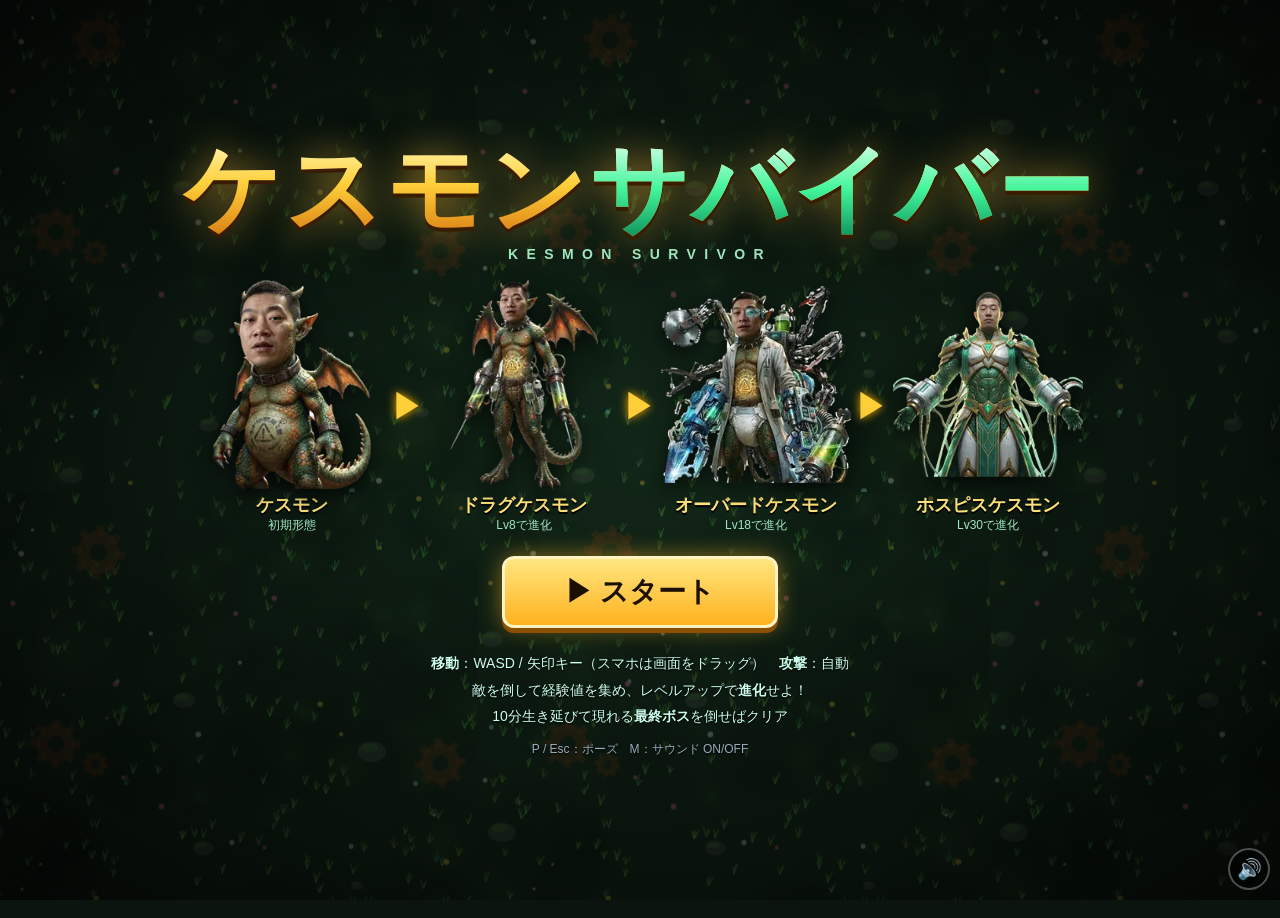
<file: sozai/ケスモンサバイバー (1).html>
<!DOCTYPE html>
<html lang="ja">
<head>
<meta charset="UTF-8">
<meta name="viewport" content="width=device-width,initial-scale=1,maximum-scale=1,user-scalable=no">
<title>ケスモンサバイバー</title>
<style>
* { box-sizing: border-box; margin: 0; padding: 0; }
html, body { width: 100%; height: 100%; overflow: hidden; background: #0b140e; color: #fff;
  font-family: "Hiragino Kaku Gothic ProN", "Yu Gothic UI", "Meiryo", sans-serif;
  user-select: none; -webkit-user-select: none; touch-action: none; }
canvas { display: block; }

.screen { position: fixed; inset: 0; display: flex; align-items: center; justify-content: center;
  z-index: 10; background: radial-gradient(ellipse at center, rgba(10,30,18,.55), rgba(0,0,0,.85)); }
.hidden { display: none !important; }

.title-box { text-align: center; padding: 20px; max-width: 980px; width: 100%; }
.logo { font-size: clamp(42px, 9vw, 96px); font-weight: 900; letter-spacing: .04em; line-height: 1.05;
  background: linear-gradient(180deg, #fff6b0 0%, #ffcf3a 45%, #d77a12 100%);
  -webkit-background-clip: text; background-clip: text; color: transparent;
  filter: drop-shadow(0 4px 0 #3a1d00) drop-shadow(0 0 18px rgba(255,190,60,.55)); }
.logo span { display: inline-block; background: linear-gradient(180deg, #d8ffe9 0%, #42f59b 50%, #0c8f5a 100%);
  -webkit-background-clip: text; background-clip: text; color: transparent; }
.sub { letter-spacing: .6em; color: #9fe7c0; font-weight: 700; margin: 6px 0 18px; font-size: 14px; }

.evo-line { display: flex; align-items: flex-end; justify-content: center; gap: 4px; margin: 6px 0 22px; flex-wrap: nowrap; }
.evo-item { display: flex; flex-direction: column; align-items: center; width: 22%; max-width: 190px; }
.evo-item img { width: 100%; aspect-ratio: 1/1.1; object-fit: contain;
  filter: drop-shadow(0 6px 10px rgba(0,0,0,.7)); animation: bob 2.4s ease-in-out infinite; }
.evo-item:nth-child(3) img { animation-delay: .3s; } .evo-item:nth-child(5) img { animation-delay: .6s; } .evo-item:nth-child(7) img { animation-delay: .9s; }
.evo-item .nm { font-weight: 900; font-size: clamp(12px, 1.8vw, 18px); margin-top: 4px; color: #ffe27a; text-shadow: 0 2px 0 #000; }
.evo-item .lv { font-size: 12px; color: #9fe7c0; }
.evo-arrow { font-size: clamp(18px, 3vw, 34px); color: #ffcf3a; align-self: center; text-shadow: 0 0 10px #ffb300; }
@keyframes bob { 0%,100% { transform: translateY(0); } 50% { transform: translateY(-8px); } }

.btn { font: inherit; font-weight: 900; font-size: 20px; padding: 12px 34px; border-radius: 12px; cursor: pointer;
  color: #1b1000; background: linear-gradient(180deg, #ffe680, #ffb21e); border: 3px solid #fff3c4;
  box-shadow: 0 5px 0 #8a4f00, 0 0 22px rgba(255,190,40,.5); transition: transform .08s; }
.btn:hover { transform: translateY(-2px) scale(1.03); }
.btn:active { transform: translateY(3px); box-shadow: 0 2px 0 #8a4f00; }
.btn.big { font-size: 28px; padding: 14px 60px; }
.btn.ghost { background: rgba(255,255,255,.08); color: #fff; border-color: rgba(255,255,255,.4); box-shadow: none; }
.btns { display: flex; gap: 14px; justify-content: center; margin-top: 18px; }

.howto { margin-top: 22px; color: #cfe; font-size: 14px; line-height: 1.9; text-shadow: 0 1px 2px #000; }
.small { font-size: 12px; color: #9ab; margin-top: 8px; }

.panel { background: linear-gradient(180deg, rgba(20,48,32,.96), rgba(8,22,14,.96)); border: 2px solid #4fd99a;
  border-radius: 18px; padding: 22px 26px; box-shadow: 0 0 40px rgba(60,255,160,.25); text-align: center;
  max-width: 94vw; max-height: 94vh; overflow: auto; }
.panel h2 { font-size: 34px; font-weight: 900; margin-bottom: 14px; color: #ffe27a; text-shadow: 0 3px 0 #5a3000; }
.lvup-title { animation: pulse .8s ease-in-out infinite alternate; }
@keyframes pulse { from { transform: scale(1); } to { transform: scale(1.08); } }

#cards { display: flex; flex-direction: column; gap: 10px; width: min(560px, 88vw); }
.card { display: flex; align-items: center; gap: 14px; text-align: left; padding: 12px 16px; cursor: pointer;
  border-radius: 12px; border: 2px solid rgba(255,255,255,.18); background: rgba(255,255,255,.06);
  color: #fff; font: inherit; transition: all .1s; }
.card:hover, .card.sel { border-color: #ffd34d; background: rgba(255,211,77,.14); transform: translateX(4px); }
.card .ic { font-size: 38px; width: 52px; text-align: center; flex-shrink: 0; }
.card .tx { flex: 1; }
.card .nm { font-weight: 900; font-size: 18px; }
.card .tag { font-size: 12px; font-weight: 900; padding: 2px 8px; border-radius: 6px; margin-left: 8px; background: #2a6; }
.card .tag.new { background: #e5395b; }
.card .tag.pas { background: #3577d6; }
.card .ds { font-size: 13px; color: #cde; margin-top: 3px; }
.card .key { font-size: 12px; color: #9ab; }

#pauseInfo, #resultInfo { font-size: 16px; line-height: 1.9; }
#pauseInfo .wl { display: flex; flex-wrap: wrap; gap: 8px; justify-content: center; margin-top: 8px; }
#pauseInfo .wl span { background: rgba(255,255,255,.08); border-radius: 8px; padding: 4px 10px; font-size: 14px; }
.result-img { height: 180px; filter: drop-shadow(0 6px 12px rgba(0,0,0,.8)); margin-bottom: 8px; }

.mute { position: fixed; right: 10px; bottom: 10px; z-index: 20; width: 42px; height: 42px; border-radius: 50%;
  border: 2px solid rgba(255,255,255,.3); background: rgba(0,0,0,.45); color: #fff; font-size: 20px; cursor: pointer; }

</style>
</head>
<body>
<canvas id="game"></canvas>

<!-- タイトル -->
<div id="title" class="screen">
  <div class="title-box">
    <h1 class="logo">ケスモン<span>サバイバー</span></h1>
    <p class="sub">KESMON SURVIVOR</p>
    <div class="evo-line" id="evoLine"></div>
    <button id="startBtn" class="btn big">▶ スタート</button>
    <div class="howto">
      <p><b>移動</b>：WASD / 矢印キー（スマホは画面をドラッグ）　<b>攻撃</b>：自動</p>
      <p>敵を倒して経験値を集め、レベルアップで<b>進化</b>せよ！</p>
      <p>10分生き延びて現れる<b>最終ボス</b>を倒せばクリア</p>
      <p class="small">P / Esc：ポーズ　M：サウンド ON/OFF</p>
    </div>
  </div>
</div>

<!-- レベルアップ -->
<div id="levelup" class="screen hidden">
  <div class="panel">
    <h2 class="lvup-title">LEVEL UP!</h2>
    <div id="cards"></div>
    <p class="small">クリック または 1〜4キーで選択</p>
  </div>
</div>

<!-- ポーズ -->
<div id="pause" class="screen hidden">
  <div class="panel">
    <h2>PAUSE</h2>
    <div id="pauseInfo"></div>
    <div class="btns">
      <button id="resumeBtn" class="btn">再開</button>
      <button id="quitBtn" class="btn ghost">タイトルへ</button>
    </div>
  </div>
</div>

<!-- リザルト -->
<div id="result" class="screen hidden">
  <div class="panel">
    <h2 id="resultTitle">GAME OVER</h2>
    <img id="resultImg" class="result-img" alt="">
    <div id="resultInfo"></div>
    <div class="btns">
      <button id="retryBtn" class="btn">もう一度</button>
      <button id="toTitleBtn" class="btn ghost">タイトルへ</button>
    </div>
  </div>
</div>

<button id="muteBtn" class="mute" title="サウンド (M)">🔊</button>

<script>
'use strict';
/* =========================================================
   ケスモンサバイバー  -  KESMON SURVIVOR
   ヴァンパイアサバイバー系 自動攻撃サバイバルゲーム
   ========================================================= */
(() => {
const $ = id => document.getElementById(id);
const canvas = $('game');
const ctx = canvas.getContext('2d');
let W = 0, H = 0, DPR = 1;
function resize() {
  DPR = Math.min(window.devicePixelRatio || 1, 2);
  W = innerWidth; H = innerHeight;
  canvas.width = W * DPR; canvas.height = H * DPR;
  canvas.style.width = W + 'px'; canvas.style.height = H + 'px';
  ctx.setTransform(DPR, 0, 0, DPR, 0, 0);
}
addEventListener('resize', resize); resize();

const rand = (a, b) => a + Math.random() * (b - a);
const TAU = Math.PI * 2;
const fmtTime = s => `${String(Math.floor(s / 60)).padStart(2, '0')}:${String(Math.floor(s % 60)).padStart(2, '0')}`;

/* ---------------- 進化フォーム（添付画像の順） ---------------- */
const FORMS = [
  { name: 'ケスモン',         title: '幼体',   lv: 1,  size: 74,  weapon: 'fireball', color: '#ffb347' },
  { name: 'ドラグケスモン',   title: '成長体', lv: 8,  size: 88,  weapon: 'tail',     color: '#9cff57' },
  { name: 'オーバードケスモン', title: '改造体', lv: 18, size: 96,  weapon: 'saw',      color: '#5fd6ff' },
  { name: 'ホスピスケスモン', title: '究極体', lv: 30, size: 110, weapon: 'aura',     color: '#7dffc4' },
];
const FORM_IMG = [], FORM_WHITE = [];

function circleCrop(img) {
  const s = Math.min(img.width, img.height);
  const c = document.createElement('canvas'); c.width = c.height = s;
  const g = c.getContext('2d');
  g.beginPath(); g.arc(s / 2, s / 2, s / 2, 0, TAU); g.clip();
  g.drawImage(img, (img.width - s) / 2, (img.height - s) / 2, s, s, 0, 0, s, s);
  return c;
}
function whiteSilhouette(img) {
  const c = document.createElement('canvas'); c.width = img.width; c.height = img.height;
  const g = c.getContext('2d');
  g.drawImage(img, 0, 0);
  g.globalCompositeOperation = 'source-in';
  g.fillStyle = '#fff'; g.fillRect(0, 0, c.width, c.height);
  return c;
}
function loadForm(i) {
  return new Promise(res => {
    const im = new Image();
    im.onload = () => res(trimImage(im));
    im.onerror = () => {
      const j = new Image();
      j.onload = () => res(circleCrop(j));
      j.onerror = () => res(null);
      j.src = `img/raw${i + 1}.jpg`;
    };
    im.src = EMBEDDED_IMGS[i];
  });
}
const EMBEDDED_IMGS = [
  '[data-uri]',
  '[data-uri]',
  '[data-uri]',
  '[data-uri]'
];
function formSrc(i) { return EMBEDDED_IMGS[i]; }
// 透明な余白を自動トリム（file:// で読み込み制限がある場合はそのまま使う）
function trimImage(img) {
  try {
    const c = document.createElement('canvas'); c.width = img.width; c.height = img.height;
    const g = c.getContext('2d'); g.drawImage(img, 0, 0);
    const d = g.getImageData(0, 0, c.width, c.height).data;
    let x0 = c.width, y0 = c.height, x1 = -1, y1 = -1;
    for (let y = 0; y < c.height; y++) for (let x = 0; x < c.width; x++) {
      if (d[(y * c.width + x) * 4 + 3] > 16) { if (x < x0) x0 = x; if (x > x1) x1 = x; if (y < y0) y0 = y; if (y > y1) y1 = y; }
    }
    if (x1 < 0) return img;
    const o = document.createElement('canvas'); o.width = x1 - x0 + 1; o.height = y1 - y0 + 1;
    o.getContext('2d').drawImage(c, x0, y0, o.width, o.height, 0, 0, o.width, o.height);
    return o;
  } catch (e) { return img; }
}
// ステージ背景画像（img/bg.png または img/bg.jpg があれば使用）
let BG_IMG = null;
function loadBg() {
  return new Promise(res => {
    const a = new Image();
    a.onload = () => { BG_IMG = a; res(); };
    a.onerror = () => { const b = new Image(); b.onload = () => { BG_IMG = b; res(); }; b.onerror = () => res(); b.src = 'img/bg.jpg'; };
    a.src = 'img/bg.png';
  });
}

/* ---------------- サウンド ---------------- */
const AC = { ctx: null, master: null, muted: false };
function audioInit() {
  if (AC.ctx) { if (AC.ctx.state === 'suspended') AC.ctx.resume(); return; }
  try {
    AC.ctx = new (window.AudioContext || window.webkitAudioContext)();
    AC.master = AC.ctx.createGain(); AC.master.gain.value = 0.3;
    AC.master.connect(AC.ctx.destination);
  } catch (e) { /* no audio */ }
}
function tone(freq, dur, type = 'square', vol = 0.2, slide = 0, delay = 0) {
  if (!AC.ctx || AC.muted) return;
  const t = AC.ctx.currentTime + Math.max(0, delay);
  const o = AC.ctx.createOscillator(), g = AC.ctx.createGain();
  o.type = type; o.frequency.setValueAtTime(freq, t);
  if (slide) o.frequency.exponentialRampToValueAtTime(Math.max(30, freq + slide), t + dur);
  g.gain.setValueAtTime(vol, t);
  g.gain.exponentialRampToValueAtTime(0.0001, t + dur);
  o.connect(g); g.connect(AC.master); o.start(t); o.stop(t + dur + 0.03);
}
function noise(dur, vol = 0.2, delay = 0) {
  if (!AC.ctx || AC.muted) return;
  const t = AC.ctx.currentTime + delay;
  const len = Math.floor(AC.ctx.sampleRate * dur);
  const buf = AC.ctx.createBuffer(1, len, AC.ctx.sampleRate);
  const d = buf.getChannelData(0);
  for (let i = 0; i < len; i++) d[i] = (Math.random() * 2 - 1) * (1 - i / len);
  const s = AC.ctx.createBufferSource(); s.buffer = buf;
  const g = AC.ctx.createGain(); g.gain.value = vol;
  s.connect(g); g.connect(AC.master); s.start(t);
}
const sfxLast = {};
function sfx(name) {
  const now = performance.now();
  const gap = { hit: 45, gem: 35, shoot: 60, zap: 80 }[name] || 30;
  if (sfxLast[name] && now - sfxLast[name] < gap) return;
  sfxLast[name] = now;
  switch (name) {
    case 'shoot': tone(520, 0.08, 'square', 0.05, -300); break;
    case 'hit': tone(180, 0.06, 'square', 0.05, -80); break;
    case 'gem': tone(1200 + Math.random() * 300, 0.06, 'sine', 0.07, 400); break;
    case 'hurt': tone(140, 0.2, 'sawtooth', 0.15, -90); break;
    case 'zap': noise(0.18, 0.12); tone(900, 0.15, 'sawtooth', 0.06, -700); break;
    case 'beam': tone(300, 0.3, 'sawtooth', 0.08, 900); break;
    case 'kill': tone(320, 0.07, 'triangle', 0.06, -200); break;
    case 'boom': noise(0.5, 0.3); tone(90, 0.5, 'sine', 0.3, -50); break;
    case 'poop': tone(240, 0.14, 'triangle', 0.14, -150); tone(130, 0.1, 'sine', 0.12, 60, 0.08); break;
    case 'poopBoom': noise(0.38, 0.26); tone(110, 0.38, 'sawtooth', 0.22, -70); tone(220, 0.2, 'square', 0.12, -140, 0.05); break;
    case 'heal': [660, 880, 1100].forEach((f, i) => tone(f, 0.12, 'sine', 0.12, 0, i * 0.07)); break;
    case 'levelup': [523, 659, 784, 1047].forEach((f, i) => tone(f, 0.16, 'square', 0.09, 0, i * 0.07)); break;
    case 'select': tone(880, 0.08, 'square', 0.08); break;
    case 'warning': for (let i = 0; i < 3; i++) tone(440, 0.25, 'sawtooth', 0.12, -100, i * 0.35); break;
    case 'evoFlash': tone(600 + Math.random() * 600, 0.05, 'sine', 0.06); break;
    case 'evolve': {
      const m = [523, 659, 784, 1047, 784, 1047, 1319, 1568];
      m.forEach((f, i) => tone(f, 0.22, 'square', 0.1, 0, i * 0.11));
      tone(130, 1.2, 'triangle', 0.25, 0, 0); break;
    }
    case 'over': [392, 330, 262, 196].forEach((f, i) => tone(f, 0.35, 'triangle', 0.18, 0, i * 0.25)); break;
    case 'clear': [523, 659, 784, 1047, 1319, 1568, 2093].forEach((f, i) => tone(f, 0.3, 'square', 0.1, 0, i * 0.12)); break;
  }
}
// BGM（簡易チップチューン）
const BGM = { timer: null, step: 0, next: 0 };
const midi = n => 440 * Math.pow(2, (n - 69) / 12);
const PROG = [[45, 52, 57, 60], [41, 48, 53, 57], [43, 50, 55, 59], [40, 47, 52, 56]];
function bgmStart() {
  if (!AC.ctx || BGM.timer) return;
  BGM.next = AC.ctx.currentTime + 0.1; BGM.step = 0;
  BGM.timer = setInterval(() => {
    if (!AC.ctx) return;
    const playing = S && (S.state === 'play');
    while (BGM.next < AC.ctx.currentTime + 0.25) {
      const s = BGM.step, d = BGM.next - AC.ctx.currentTime;
      if (playing && !AC.muted) {
        const ch = PROG[Math.floor(s / 16) % 4];
        if (s % 2 === 0) tone(midi(ch[0] - 12), 0.2, 'triangle', 0.16, 0, d);
        tone(midi(ch[s % 4] + 12), 0.09, 'square', 0.025, 0, d);
        if (s % 4 === 0) noise(0.04, 0.05, d);
        if (s % 8 === 4) noise(0.1, 0.07, d);
      }
      BGM.step++; BGM.next += 0.13;
    }
  }, 50);
}

/* ---------------- 入力 ---------------- */
const keys = {};
const joy = { active: false, id: null, ox: 0, oy: 0, x: 0, y: 0 };
addEventListener('keydown', e => {
  keys[e.code] = true;
  if (e.code === 'KeyM') toggleMute();
  if ((e.code === 'Escape' || e.code === 'KeyP') && S) {
    if (S.state === 'play') pauseGame(); else if (S.state === 'pause') resumeGame();
  }
  if (S && S.state === 'levelup') {
    const n = parseInt(e.key, 10);
    if (n >= 1 && n <= S.choices.length) chooseCard(n - 1);
  }
  if (S && S.state === 'evolve' && S.evo.t > 3.6 && (e.code === 'Space' || e.code === 'Enter')) finishEvolution();
  if (e.code.startsWith('Arrow') || e.code === 'Space') e.preventDefault();
});
addEventListener('keyup', e => { keys[e.code] = false; });
canvas.addEventListener('pointerdown', e => {
  if (S && S.state === 'evolve' && S.evo.t > 3.6) { finishEvolution(); return; }
  if (e.pointerType === 'mouse') return;
  joy.active = true; joy.id = e.pointerId; joy.ox = joy.x = e.clientX; joy.oy = joy.y = e.clientY;
});
canvas.addEventListener('pointermove', e => { if (joy.active && e.pointerId === joy.id) { joy.x = e.clientX; joy.y = e.clientY; } });
const joyEnd = e => { if (e.pointerId === joy.id) { joy.active = false; joy.id = null; } };
canvas.addEventListener('pointerup', joyEnd); canvas.addEventListener('pointercancel', joyEnd);
document.addEventListener('visibilitychange', () => { if (document.hidden && S && S.state === 'play') pauseGame(); });

function toggleMute() {
  AC.muted = !AC.muted;
  $('muteBtn').textContent = AC.muted ? '🔇' : '🔊';
}
$('muteBtn').onclick = () => { audioInit(); toggleMute(); };

/* ---------------- 敵定義 ---------------- */
const ETYPES = {
  slime:  { name: 'スライム', hp: 15,    speed: 52, dmg: 6,  r: 14, xp: 1 },
  bat:    { name: 'コウモリ', hp: 11,    speed: 92, dmg: 5,  r: 12, xp: 1 },
  ghost:  { name: 'ゴースト', hp: 32,    speed: 68, dmg: 8,  r: 16, xp: 2 },
  gear:   { name: 'ギアボット', hp: 58,  speed: 48, dmg: 11, r: 18, xp: 3 },
  knight: { name: 'リザードナイト', hp: 100, speed: 64, dmg: 14, r: 19, xp: 5 },
  golem:  { name: '苔ゴーレム', hp: 230, speed: 38, dmg: 18, r: 30, xp: 9 },
  boss:   { name: 'スチームゴーレム', hp: 2800, speed: 62, dmg: 24, r: 54, xp: 80, boss: true },
  fboss:  { name: '機皇帝メカイザー', hp: 32000, speed: 58, dmg: 35, r: 72, xp: 0, boss: true },
};
const ESPR = {};
function makeEnemySprite(type) {
  const r = ETYPES[type].r;
  const s = Math.ceil(r * 3);
  const c = document.createElement('canvas'); c.width = c.height = s;
  const g = c.getContext('2d');
  g.translate(s / 2, s / 2);
  const eyes = (ex, ey, er, col = '#fff', pup = '#111') => {
    for (const sx of [-1, 1]) {
      g.fillStyle = col; g.beginPath(); g.arc(sx * ex, ey, er, 0, TAU); g.fill();
      g.fillStyle = pup; g.beginPath(); g.arc(sx * ex, ey + er * 0.2, er * 0.5, 0, TAU); g.fill();
    }
  };
  const glowEyes = (ex, ey, er, col) => {
    g.shadowColor = col; g.shadowBlur = er * 3; g.fillStyle = col;
    for (const sx of [-1, 1]) { g.beginPath(); g.arc(sx * ex, ey, er, 0, TAU); g.fill(); }
    g.shadowBlur = 0;
  };
  let grd;
  switch (type) {
    case 'slime':
      grd = g.createRadialGradient(-r * .3, -r * .4, 2, 0, 0, r * 1.3);
      grd.addColorStop(0, '#c8ff8a'); grd.addColorStop(1, '#2f9e3a');
      g.fillStyle = grd; g.beginPath();
      g.moveTo(-r * 1.1, r * .7); g.quadraticCurveTo(-r * 1.15, -r * 1.1, 0, -r * 1.1);
      g.quadraticCurveTo(r * 1.15, -r * 1.1, r * 1.1, r * .7); g.closePath(); g.fill();
      g.strokeStyle = '#1b5e20'; g.lineWidth = 2; g.stroke();
      g.fillStyle = 'rgba(255,255,255,.6)'; g.beginPath(); g.ellipse(-r * .4, -r * .55, r * .25, r * .15, -.5, 0, TAU); g.fill();
      eyes(r * .35, -r * .1, r * .22);
      break;
    case 'bat':
      g.lineJoin = 'round';
      g.strokeStyle = '#4dff79'; g.lineWidth = 3;
      g.fillStyle = '#5b2a86';
      for (const sx of [-1, 1]) {
        g.beginPath(); g.moveTo(sx * r * .3, -r * .2);
        g.lineTo(sx * r * 1.4, -r * .8); g.lineTo(sx * r * 1.2, 0); g.lineTo(sx * r * 1.4, r * .3);
        g.lineTo(sx * r * .9, r * .2); g.lineTo(sx * r * .3, r * .4); g.closePath();
        g.stroke(); g.fill();
      }
      g.fillStyle = '#3d1a5c';
      g.beginPath();
      g.moveTo(-r * .45, -r * .4); g.lineTo(-r * .3, -r * .95); g.lineTo(-r * .1, -r * .5);
      g.moveTo(r * .45, -r * .4); g.lineTo(r * .3, -r * .95); g.lineTo(r * .1, -r * .5);
      g.stroke(); g.fill();
      g.beginPath(); g.arc(0, 0, r * .6, 0, TAU); g.stroke(); g.fill();
      glowEyes(r * .22, -r * .1, r * .13, '#ff3355');
      break;
    case 'ghost':
      grd = g.createLinearGradient(0, -r, 0, r);
      grd.addColorStop(0, 'rgba(230,245,255,.95)'); grd.addColorStop(1, 'rgba(120,170,255,.6)');
      g.fillStyle = grd; g.beginPath();
      g.arc(0, -r * .2, r * .9, Math.PI, 0);
      g.lineTo(r * .9, r * .9);
      for (let i = 0; i < 4; i++) g.quadraticCurveTo(r * .9 - (i + .5) * r * .45, r * (i % 2 ? .9 : .5), r * .9 - (i + 1) * r * .45, r * .9);
      g.closePath(); g.fill();
      g.fillStyle = '#123'; g.beginPath(); g.ellipse(-r * .3, -r * .25, r * .14, r * .22, 0, 0, TAU); g.ellipse(r * .3, -r * .25, r * .14, r * .22, 0, 0, TAU); g.fill();
      g.beginPath(); g.ellipse(0, r * .2, r * .15, r * .2, 0, 0, TAU); g.fill();
      break;
    case 'gear': {
      g.fillStyle = '#7d858c';
      for (let i = 0; i < 8; i++) { g.save(); g.rotate(i * TAU / 8); g.fillRect(-r * .2, -r * 1.15, r * .4, r * .5); g.restore(); }
      grd = g.createRadialGradient(-r * .3, -r * .3, 2, 0, 0, r);
      grd.addColorStop(0, '#d5dbe0'); grd.addColorStop(1, '#59626b');
      g.fillStyle = grd; g.beginPath(); g.arc(0, 0, r * .85, 0, TAU); g.fill();
      g.strokeStyle = '#3b4249'; g.lineWidth = 2; g.stroke();
      g.fillStyle = '#222'; g.beginPath(); g.arc(0, 0, r * .42, 0, TAU); g.fill();
      g.shadowColor = '#ff2a2a'; g.shadowBlur = 10; g.fillStyle = '#ff3b3b';
      g.beginPath(); g.arc(0, 0, r * .25, 0, TAU); g.fill(); g.shadowBlur = 0;
      break;
    }
    case 'knight':
      g.fillStyle = '#3c6b2a'; g.beginPath(); g.ellipse(0, r * .35, r * .75, r * .65, 0, 0, TAU); g.fill();
      grd = g.createRadialGradient(-r * .2, -r * .5, 2, 0, -r * .2, r);
      grd.addColorStop(0, '#d7a24a'); grd.addColorStop(1, '#7a4a12');
      g.fillStyle = grd; g.beginPath(); g.arc(0, -r * .25, r * .7, 0, TAU); g.fill();
      g.fillStyle = '#e8e2d0';
      for (const sx of [-1, 1]) { g.beginPath(); g.moveTo(sx * r * .5, -r * .7); g.lineTo(sx * r * 1.05, -r * 1.25); g.lineTo(sx * r * .7, -r * .45); g.fill(); }
      g.fillStyle = '#222'; g.fillRect(-r * .5, -r * .35, r, r * .22);
      glowEyes(r * .25, -r * .24, r * .09, '#ffea00');
      g.fillStyle = '#aab'; g.fillRect(r * .75, -r * .6, r * .14, r * 1.5);
      break;
    case 'golem':
      grd = g.createRadialGradient(-r * .3, -r * .4, 4, 0, 0, r * 1.2);
      grd.addColorStop(0, '#9b8a73'); grd.addColorStop(1, '#4a3d2e');
      g.fillStyle = grd; g.beginPath();
      const pts = 10;
      for (let i = 0; i < pts; i++) { const a = i / pts * TAU, rr = r * (0.85 + ((i * 37) % 7) / 30); g.lineTo(Math.cos(a) * rr, Math.sin(a) * rr); }
      g.closePath(); g.fill(); g.strokeStyle = '#2d241a'; g.lineWidth = 3; g.stroke();
      g.fillStyle = '#4caf50';
      for (let i = 0; i < 6; i++) { g.beginPath(); g.arc(Math.cos(i * 1.7) * r * .6, -r * .5 + Math.sin(i * 2.3) * r * .25, r * .16, 0, TAU); g.fill(); }
      glowEyes(r * .3, -r * .05, r * .12, '#33e0ff');
      g.strokeStyle = '#2d241a'; g.lineWidth = 2; g.beginPath(); g.moveTo(-r * .3, r * .35); g.lineTo(r * .3, r * .35); g.stroke();
      break;
    case 'boss':
    case 'fboss': {
      const fin = type === 'fboss';
      g.fillStyle = fin ? '#2a0d3d' : '#3a1f12';
      for (let i = 0; i < 12; i++) { g.save(); g.rotate(i * TAU / 12); g.beginPath(); g.moveTo(-r * .15, -r * .8); g.lineTo(0, -r * 1.35); g.lineTo(r * .15, -r * .8); g.fill(); g.restore(); }
      grd = g.createRadialGradient(-r * .3, -r * .3, 5, 0, 0, r);
      if (fin) { grd.addColorStop(0, '#8a5cff'); grd.addColorStop(1, '#1a0630'); }
      else { grd.addColorStop(0, '#c0703a'); grd.addColorStop(1, '#3d1a08'); }
      g.fillStyle = grd; g.beginPath(); g.arc(0, 0, r * .95, 0, TAU); g.fill();
      g.strokeStyle = fin ? '#ffd54a' : '#d9a441'; g.lineWidth = 4; g.stroke();
      for (let i = 0; i < 8; i++) { const a = i * TAU / 8; g.fillStyle = fin ? '#ffd54a' : '#c9b38a'; g.beginPath(); g.arc(Math.cos(a) * r * .78, Math.sin(a) * r * .78, r * .06, 0, TAU); g.fill(); }
      if (fin) {
        g.fillStyle = '#ffd54a';
        for (const sx of [-1, 1]) { g.beginPath(); g.moveTo(sx * r * .35, -r * .7); g.quadraticCurveTo(sx * r * 1.1, -r * 1.2, sx * r * .9, -r * 1.6); g.quadraticCurveTo(sx * r * .7, -r * 1.0, sx * r * .15, -r * .75); g.fill(); }
      }
      g.fillStyle = '#111'; g.beginPath(); g.arc(0, -r * .05, r * .45, 0, TAU); g.fill();
      g.shadowColor = fin ? '#ff2bd6' : '#ff3b1f'; g.shadowBlur = 25;
      g.fillStyle = fin ? '#ff6ae6' : '#ff5a2a'; g.beginPath(); g.arc(0, -r * .05, r * .28, 0, TAU); g.fill();
      g.fillStyle = '#fff'; g.beginPath(); g.arc(-r * .08, -r * .13, r * .08, 0, TAU); g.fill();
      g.shadowBlur = 0;
      g.fillStyle = '#ddd';
      for (let i = -3; i <= 3; i++) { g.beginPath(); g.moveTo(i * r * .1 - r * .05, r * .5); g.lineTo(i * r * .1, r * .68); g.lineTo(i * r * .1 + r * .05, r * .5); g.fill(); }
      break;
    }
  }
  ESPR[type] = { img: c, white: whiteSilhouette(c), s };
}
Object.keys(ETYPES).forEach(makeEnemySprite);

/* ---------------- 背景タイル ---------------- */
const BG = (() => {
  const s = 512, c = document.createElement('canvas'); c.width = c.height = s;
  const g = c.getContext('2d');
  g.fillStyle = '#1d3322'; g.fillRect(0, 0, s, s);
  let seed = 7; const rnd = () => (seed = (seed * 16807) % 2147483647) / 2147483647;
  for (let i = 0; i < 60; i++) { // 苔のまだら
    const x = rnd() * s, y = rnd() * s, r = 20 + rnd() * 60;
    const grd = g.createRadialGradient(x, y, 0, x, y, r);
    grd.addColorStop(0, rnd() > .5 ? 'rgba(60,100,50,.35)' : 'rgba(20,40,25,.4)'); grd.addColorStop(1, 'rgba(0,0,0,0)');
    g.fillStyle = grd; g.fillRect(x - r, y - r, r * 2, r * 2);
  }
  for (let i = 0; i < 260; i++) { // 草
    const x = rnd() * s, y = rnd() * s;
    g.strokeStyle = `rgba(${80 + rnd() * 60},${140 + rnd() * 70},${60 + rnd() * 40},.55)`; g.lineWidth = 1.5;
    for (let k = 0; k < 3; k++) { g.beginPath(); g.moveTo(x, y); g.lineTo(x + (k - 1) * 3 + rnd() * 2, y - 5 - rnd() * 6); g.stroke(); }
  }
  for (let i = 0; i < 10; i++) { // 石
    const x = rnd() * s, y = rnd() * s, r = 5 + rnd() * 10;
    g.fillStyle = 'rgba(90,100,90,.6)'; g.beginPath(); g.ellipse(x, y, r, r * .7, 0, 0, TAU); g.fill();
    g.fillStyle = 'rgba(80,140,60,.5)'; g.beginPath(); g.ellipse(x - 2, y - r * .3, r * .6, r * .3, 0, 0, TAU); g.fill();
  }
  for (let i = 0; i < 4; i++) { // 錆びた歯車
    const x = rnd() * s, y = rnd() * s, r = 10 + rnd() * 12;
    g.save(); g.translate(x, y); g.rotate(rnd() * 3); g.fillStyle = 'rgba(120,70,35,.55)';
    for (let k = 0; k < 8; k++) { g.save(); g.rotate(k * TAU / 8); g.fillRect(-r * .18, -r * 1.25, r * .36, r * .5); g.restore(); }
    g.beginPath(); g.arc(0, 0, r, 0, TAU); g.fill();
    g.fillStyle = '#1d3322'; g.beginPath(); g.arc(0, 0, r * .4, 0, TAU); g.fill(); g.restore();
  }
  for (let i = 0; i < 40; i++) { // 花・光る胞子
    const x = rnd() * s, y = rnd() * s;
    g.fillStyle = ['#ffd84a', '#ff7aa8', '#9ff', '#fff'][Math.floor(rnd() * 4)];
    g.globalAlpha = .7; g.beginPath(); g.arc(x, y, 1.5 + rnd() * 1.5, 0, TAU); g.fill(); g.globalAlpha = 1;
  }
  return { c, s, pat: ctx.createPattern(c, 'repeat') };
})();

/* ---------------- 武器 ---------------- */
const STAT_LABEL = { dmg: 'ダメージ', n: '数', pierce: '貫通', cd: '間隔', area: '範囲', dur: '持続', spd: '回転速度' };
const WEAPONS = {
  fireball: { name: '火炎ブレス弾', icon: '🔥', stage: 0, max: 8, desc: '進行方向へ火の玉を吐く（威力＆速射UP）',
    stats: lv => ({ dmg: 16 + lv * 5, n: 1 + Math.floor(lv / 2), pierce: 1 + Math.floor((lv + 1) / 3), cd: Math.max(0.38, 0.88 - lv * 0.065) }) },
  tail: { name: '竜尾スラッシュ', icon: '🦎', stage: 0, max: 8, desc: '自分の周囲を一周する円形の弧で敵を薙ぎ払う',
    stats: lv => ({ dmg: 22 + lv * 10, area: 115, cd: Math.max(1.2, 2.8 - lv * 0.18) }) },
  poop: { name: 'お漏らしボム', icon: '💩', stage: 0, max: 8, desc: '進行逆へうんち設置。踏めば集中爆破＆無敵！時間経過でも広範囲爆発',
    stats: lv => ({ dmg: 42 + lv * 10, area: 105 + lv * 7, dur: 5.0 + lv * 0.2, cd: Math.max(5.5, 9.0 - lv * 0.4) }) },
  syringe: { name: '毒液シリンジ', icon: '💉', stage: 0, max: 8, evoOnly: true, desc: '注射器を投げ、毒沼を作る（進化ごとにLv+2）',
    stats: lv => ({ dmg: 7 + lv * 3.5, n: 1 + Math.floor(lv / 3), area: 42 + lv * 5, dur: 2.8 + lv * 0.25, cd: Math.max(0.85, 1.85 - lv * 0.08) }) },
  saw: { name: '回転メカソー', icon: '⚙️', stage: 1, max: 8, desc: '丸ノコが周囲を回り続け敵を切り刻む',
    stats: lv => ({ dmg: 11 + lv * 5, n: 1 + Math.floor((lv + 1) / 2), area: 80 + lv * 5, spd: 3.4 + lv * 0.2 }) },
  laser: { name: 'メカアームレーザー', icon: '🔫', stage: 2, max: 8, desc: '極太の貫通レーザーを発射',
    stats: lv => ({ dmg: 32 + lv * 12, n: lv >= 6 ? 4 : lv >= 3 ? 2 : 1, area: 16 + lv * 2.5, cd: Math.max(0.9, 2.1 - lv * 0.1) }) },
  aura: { name: '聖光オーラ', icon: '✨', stage: 3, max: 8, desc: '周囲の敵を絶えず焼き、鈍足にする',
    stats: lv => ({ dmg: 9 + lv * 5, area: 88 + lv * 10 }) },
  lightning: { name: '天罰の雷', icon: '⚡', stage: 2, max: 8, desc: 'ランダムな敵に落雷を落とす',
    stats: lv => ({ dmg: 40 + lv * 14, n: 1 + Math.floor((lv + 1) / 2), area: 55 + lv * 5, cd: Math.max(0.8, 1.95 - lv * 0.1) }) },
};
const PASSIVES = {
  might:  { name: '闘争本能', icon: '💪', max: 5, desc: '攻撃力 +12%' },
  cd:     { name: '加速装置', icon: '⏱️', max: 5, desc: '攻撃間隔 -8%' },
  hp:     { name: '強靭な肉体', icon: '❤️', max: 5, desc: '最大HP +25' },
  magnet: { name: '吸引の首輪', icon: '🧲', max: 5, desc: '回収範囲 +35%' },
  regen:  { name: '再生細胞', icon: '💚', max: 5, desc: 'HP自動回復 +0.8/秒' },
  area:   { name: '巨大化薬', icon: '🌀', max: 5, desc: '攻撃範囲 +12%' },
  armor:  { name: '硬質装甲', icon: '🛡️', max: 5, desc: '被ダメージ -2' },
};

/* ---------------- ゲーム状態 ---------------- */
let S = null;
let P = null;
let sepTick = 0;
const sortedEnemies = [];
const xpFor = l => Math.floor(12 + l * 8 + Math.pow(l, 1.85));

function newGame() {
  S = {
    state: 'play', t: 0, kills: 0, level: 1, xp: 0, xpNext: xpFor(1), stage: 0,
    weapons: [], passives: { regen: 1 }, enemies: [], projs: [], ebullets: [], gems: [], pickups: [],
    effects: [], parts: [], texts: [], puddles: [], poops: [],
    spawnAcc: 0, bossFlags: {}, pendingLevels: 0, shake: 0, banner: null, evo: null, choices: [],
    finalBoss: null, cam: { x: 0, y: 0 },
  };
  P = S.player = { x: 0, y: 0, hp: 100, maxHp: 100, r: 20, fx: 1, fy: 0, face: 1, hurt: 0, moving: false, anim: 0 };
  recalcStats();
  P.hp = P.maxHp;
  const fb = addWeapon('fireball');
  fb.lv = 2;
  addWeapon('syringe');
}
function pl(id) { return S.passives[id] || 0; }
function recalcStats() {
  const st = S.stage;
  const oldMax = P.maxHp;
  P.might = (1 + st * 0.15) * (1 + 0.12 * pl('might'));
  P.cd = 1 - 0.08 * pl('cd');
  P.speed = 155 + st * 8;
  P.maxHp = 100 + st * 30 + 25 * pl('hp');
  P.magnet = 80 * (1 + 0.35 * pl('magnet'));
  P.regen = 0.8 * pl('regen') + (st >= 3 ? 1.0 : 0);
  P.area = 1 + 0.12 * pl('area');
  P.armor = pl('armor') * 2;
  P.r = FORMS[st].size * 0.25;
  if (P.maxHp > oldMax) P.hp += P.maxHp - oldMax;
  P.hp = Math.min(P.hp, P.maxHp);
}
function hasWeapon(id) { return S.weapons.find(w => w.id === id); }
function addWeapon(id) {
  const w = hasWeapon(id);
  if (w) { w.lv = Math.min(WEAPONS[id].max, w.lv + 1); return w; }
  const nw = { id, lv: 1, t: 0.3, ang: 0, tick: 0 };
  S.weapons.push(nw); return nw;
}

/* ---------------- ジェムスプライト事前キャッシュ（描画超軽量化） ---------------- */
const GEM_SPRITES = {};
(() => {
  const tiers = [
    { key: 3, col: '#ffe64d', glow: 'rgba(255,235,90,.58)', s: 12 },
    { key: 2, col: '#ff4d79', glow: 'rgba(255,85,135,.52)', s: 10.5 },
    { key: 1, col: '#4dff9a', glow: 'rgba(85,255,165,.48)', s: 9 },
    { key: 0, col: '#4de6ff', glow: 'rgba(85,235,255,.48)', s: 9 },
  ];
  for (const t of tiers) {
    const pad = 36;
    const w = Math.ceil(t.s * 4 + pad);
    const c = document.createElement('canvas'); c.width = c.height = w;
    const g = c.getContext('2d');
    const cx = w / 2, cy = w / 2, s = t.s;
    // 背後オーラ
    g.fillStyle = t.glow; g.beginPath(); g.arc(cx, cy, s * 2.0, 0, TAU); g.fill();
    g.fillStyle = 'rgba(255,255,255,0.28)'; g.beginPath(); g.arc(cx, cy, s * 1.3, 0, TAU); g.fill();
    // ダイヤ本体（太い黒フチ＋白ライン）
    g.beginPath();
    g.moveTo(cx, cy - s * 1.25); g.lineTo(cx + s * 0.95, cy); g.lineTo(cx, cy + s * 1.25); g.lineTo(cx - s * 0.95, cy);
    g.closePath();
    g.lineWidth = 4; g.strokeStyle = '#05100a'; g.stroke();
    g.fillStyle = t.col; g.fill();
    g.lineWidth = 1.2; g.strokeStyle = 'rgba(255,255,255,0.85)'; g.stroke();
    // 白ハイライト
    g.fillStyle = '#ffffff'; g.beginPath();
    g.moveTo(cx, cy - s * 0.78); g.lineTo(cx + s * 0.45, cy - s * 0.08); g.lineTo(cx, cy + s * 0.22); g.lineTo(cx - s * 0.45, cy - s * 0.08);
    g.closePath(); g.fill();
    GEM_SPRITES[t.key] = { c, w };
  }
})();

/* ---------------- 空間グリッド ---------------- */
const CELL = 64;
const grid = new Map();
const gridPool = [];
const gkey = (cx, cy) => (cx + 50000) * 100000 + (cy + 50000);
function buildGrid() {
  for (const a of grid.values()) { a.length = 0; gridPool.push(a); }
  grid.clear();
  const arr = S.enemies;
  for (let i = 0; i < arr.length; i++) {
    const e = arr[i]; if (e.dead) continue;
    const k = gkey(Math.floor(e.x / CELL), Math.floor(e.y / CELL));
    let a = grid.get(k);
    if (!a) { a = gridPool.pop() || []; grid.set(k, a); }
    a.push(e);
  }
}
function query(x, y, r, cb) {
  r += 75;
  const x0 = Math.floor((x - r) / CELL), x1 = Math.floor((x + r) / CELL);
  const y0 = Math.floor((y - r) / CELL), y1 = Math.floor((y + r) / CELL);
  for (let cx = x0; cx <= x1; cx++) for (let cy = y0; cy <= y1; cy++) {
    const a = grid.get(gkey(cx, cy));
    if (a) for (let i = 0; i < a.length; i++) if (!a[i].dead) cb(a[i]);
  }
}
function enemiesInCircle(x, y, r, cb) {
  query(x, y, r, e => { const dx = e.x - x, dy = e.y - y, rr = r + e.r; if (dx * dx + dy * dy < rr * rr) cb(e); });
}
function nearestEnemies(n, maxD = 650) {
  const arr = [];
  const md2 = maxD * maxD;
  const enemies = S.enemies;
  for (let i = 0; i < enemies.length; i++) {
    const e = enemies[i];
    if (e.dead) continue;
    const dx = e.x - P.x, dy = e.y - P.y;
    if (Math.abs(dx) > maxD || Math.abs(dy) > maxD) continue;
    const d2 = dx * dx + dy * dy;
    if (d2 < md2) arr.push([d2, e]);
  }
  arr.sort((a, b) => a[0] - b[0]);
  return arr.slice(0, n).map(a => a[1]);
}

/* ---------------- エフェクト ---------------- */
function addText(x, y, txt, col = '#fff', size = 14) {
  if (S.texts.length > 90) S.texts.shift();
  S.texts.push({ x: x + rand(-6, 6), y, txt, col, size, life: 0.7 });
}
function burst(x, y, col, n = 8, sp = 140) {
  for (let i = 0; i < n; i++) {
    if (S.parts.length > 400) S.parts.shift();
    const a = Math.random() * TAU, v = rand(sp * .3, sp);
    S.parts.push({ x, y, vx: Math.cos(a) * v, vy: Math.sin(a) * v, life: rand(.3, .6), max: .6, col, r: rand(1.5, 3.5) });
  }
}

/* ---------------- ダメージ処理 ---------------- */
function hurtEnemy(e, dmg, kx = 0, ky = 0) {
  if (e.dead) return;
  dmg *= P.might * rand(0.9, 1.1);
  const crit = Math.random() < 0.08;
  if (crit) dmg *= 2;
  e.hp -= dmg; e.flash = 0.09;
  if (!e.boss) { e.kx += kx; e.ky += ky; }
  addText(e.x, e.y - e.r, Math.round(dmg), crit ? '#ffdd33' : '#fff', crit ? 19 : 14);
  sfx('hit');
  if (e.hp <= 0) killEnemy(e);
}
function killEnemy(e) {
  e.dead = true; S.kills++;
  burst(e.x, e.y, e.boss ? '#ffb347' : '#b6ff9a', e.boss ? 40 : 7, e.boss ? 300 : 140);
  sfx(e.boss ? 'boom' : 'kill');
  if (e.type === 'fboss') { S.shake = 25; setTimeout(() => endGame(true), 1200); return; }
  if (e.boss) {
    S.shake = 16;
    for (let i = 0; i < 20; i++) dropGem(e.x + rand(-60, 60), e.y + rand(-60, 60), Math.ceil(e.xp / 20));
    S.pickups.push({ x: e.x, y: e.y, kind: 'meat' });
    S.pickups.push({ x: e.x + 30, y: e.y, kind: 'magnet' });
    return;
  }
  dropGem(e.x, e.y, e.xp);
  const r = Math.random();
  if (r < 0.0088) S.pickups.push({ x: e.x, y: e.y, kind: 'meat' });
  else if (r < 0.0108) S.pickups.push({ x: e.x, y: e.y, kind: 'magnet' });
}
function dropGem(x, y, v) {
  if (S.gems.length > 500) {
    const g = S.gems[Math.floor(Math.random() * S.gems.length)]; g.v += v; return;
  }
  S.gems.push({ x, y, v, mag: false, sp: 0 });
}
function damagePlayer(d) {
  if (P.hurt > 0 || S.state !== 'play') return;
  d = Math.max(1, d - P.armor);
  P.hp -= d; P.hurt = 0.45; S.shake = Math.max(S.shake, 6);
  addText(P.x, P.y - 40, '-' + Math.round(d), '#ff5566', 18);
  sfx('hurt');
  if (P.hp <= 0) { P.hp = 0; endGame(false); }
}

/* ---------------- 武器の更新 ---------------- */
function updateWeapons(dt) {
  for (const w of S.weapons) {
    const st = WEAPONS[w.id].stats(w.lv);
    w.t -= dt;
    switch (w.id) {
      case 'fireball':
        if (w.t <= 0) {
          w.t = st.cd * P.cd;
          const base = Math.atan2(P.fy, P.fx);
          for (let i = 0; i < st.n; i++) {
            const a = base + (i - (st.n - 1) / 2) * 0.2;
            S.projs.push({ kind: 'fire', x: P.x, y: P.y - 10, vx: Math.cos(a) * 485, vy: Math.sin(a) * 485, r: 10.5 * P.area, dmg: st.dmg, pierce: st.pierce, life: 1.4, hits: new Set() });
          }
          sfx('shoot');
        }
        break;
      case 'poop':
        if (w.t <= 0) {
          w.t = st.cd * P.cd;
          const bx = P.x - P.fx * 44, by = P.y - P.fy * 44;
          S.poops.push({
            x: bx, y: by, r: 22, blastR: st.area * P.area, dmg: st.dmg,
            life: st.dur, max: st.dur, arm: 0.35, seed: Math.random() * 10
          });
          burst(bx, by, '#a86b2d', 6, 70);
          sfx('poop');
        }
        break;
      case 'tail':
        if (w.t <= 0) {
          w.t = st.cd * P.cd;
          const r = st.area * P.area;
          enemiesInCircle(P.x, P.y, r, e => {
            const a = Math.atan2(e.y - P.y, e.x - P.x);
            hurtEnemy(e, st.dmg, Math.cos(a) * 320, Math.sin(a) * 320);
          });
          S.effects.push({ kind: 'slash', x: P.x, y: P.y, r, dir: P.face, life: 0.28, max: 0.28, follow: true });
          tone(220, 0.16, 'sawtooth', 0.06, -120);
          noise(0.12, 0.05);
        }
        break;
      case 'syringe':
        if (w.t <= 0) {
          w.t = st.cd * P.cd;
          const targets = nearestEnemies(st.n, 420);
          for (let i = 0; i < st.n; i++) {
            let tx, ty;
            if (targets[i]) { tx = targets[i].x; ty = targets[i].y; }
            else { const a = Math.random() * TAU, r = rand(80, 220); tx = P.x + Math.cos(a) * r; ty = P.y + Math.sin(a) * r; }
            const a = Math.atan2(ty - P.y, tx - P.x), dist = Math.hypot(tx - P.x, ty - P.y);
            const life = Math.max(0.25, dist / 380);
            S.projs.push({ kind: 'syringe', x: P.x, y: P.y, vx: Math.cos(a) * 380, vy: Math.sin(a) * 380, r: 7, dmg: st.dmg, pierce: 1, life, hits: new Set(), st, rot: a });
          }
          sfx('shoot');
        }
        break;
      case 'saw': {
        w.ang += st.spd * dt;
        const R = st.area * P.area, sr = 17 * P.area;
        w.pos = [];
        for (let i = 0; i < st.n; i++) {
          const a = w.ang + i * TAU / st.n;
          const sx = P.x + Math.cos(a) * R, sy = P.y + Math.sin(a) * R;
          w.pos.push([sx, sy, a]);
          enemiesInCircle(sx, sy, sr, e => {
            if (e.sawCd > 0) return;
            e.sawCd = 0.45;
            hurtEnemy(e, st.dmg, Math.cos(a) * 200, Math.sin(a) * 200);
            if (Math.random() < 0.3) burst(sx, sy, '#ffe9a0', 3, 120);
          });
        }
        break;
      }
      case 'laser':
        if (w.t <= 0) {
          w.t = st.cd * P.cd;
          const tg = nearestEnemies(1)[0];
          const base = tg ? Math.atan2(tg.y - P.y, tg.x - P.x) : Math.atan2(P.fy, P.fx);
          const angs = st.n === 4 ? [0, Math.PI / 2, Math.PI, Math.PI * 1.5] : st.n === 2 ? [0, Math.PI] : [0];
          const len = 900, hw = st.area * P.area / 2;
          for (const da of angs) {
            const a = base + da, cx = Math.cos(a), cy = Math.sin(a);
            for (const e of S.enemies) {
              if (e.dead) continue;
              const ex = e.x - P.x, ey = e.y - P.y;
              const proj = ex * cx + ey * cy;
              if (proj < 0 || proj > len) continue;
              const perp = Math.abs(ex * cy - ey * cx);
              if (perp < hw + e.r) hurtEnemy(e, st.dmg, cx * 120, cy * 120);
            }
            S.effects.push({ kind: 'beam', x: P.x, y: P.y, a, len, w: hw * 2, life: 0.3, max: 0.3 });
          }
          sfx('beam');
        }
        break;
      case 'aura': {
        const r = st.area * P.area;
        w.r = r;
        w.tick -= dt;
        enemiesInCircle(P.x, P.y, r, e => { e.slow = Math.min(e.slow, 0.55); });
        if (w.tick <= 0) {
          w.tick = 0.35;
          enemiesInCircle(P.x, P.y, r, e => hurtEnemy(e, st.dmg, 0, 0));
        }
        break;
      }
      case 'lightning':
        if (w.t <= 0) {
          w.t = st.cd * P.cd;
          const vis = [];
          const hW = W / 2 + 20, hH = H / 2 + 20;
          for (let j = 0; j < S.enemies.length; j++) {
            const e = S.enemies[j];
            if (!e.dead && Math.abs(e.x - P.x) < hW && Math.abs(e.y - P.y) < hH) vis.push(e);
          }
          for (let i = 0; i < st.n && vis.length; i++) {
            const idx = Math.floor(Math.random() * vis.length);
            const e = vis.splice(idx, 1)[0];
            const ar = (st.area || 65) * P.area;
            enemiesInCircle(e.x, e.y, ar, o => hurtEnemy(o, st.dmg, 0, 0));
            const pts = []; let y = e.y - 500, x = e.x;
            while (y < e.y) { pts.push([x, y]); y += rand(25, 50); x = e.x + rand(-22, 22); }
            pts.push([e.x, e.y]);
            S.effects.push({ kind: 'bolt', pts, x: e.x, y: e.y, r: ar, life: 0.3, max: 0.3 });
          }
          sfx('zap');
        }
        break;
    }
  }
}

/* ---------------- 敵の出現 ---------------- */
const BOSS_TIMES = [150, 300, 450];
function pickType(t) {
  const m = t / 60;
  const pool = [['slime', Math.max(1, 10 - m * 1.6)], ['bat', m >= 0.5 ? 6 : 0], ['ghost', m >= 1.8 ? 5 : 0],
    ['gear', m >= 3 ? 5 : 0], ['knight', m >= 4.5 ? 4 + m * 0.3 : 0], ['golem', m >= 6 ? 1.5 + (m - 6) : 0]];
  let tot = 0; for (const p of pool) tot += p[1];
  let r = Math.random() * tot;
  for (const p of pool) { if ((r -= p[1]) <= 0) return p[0]; }
  return 'slime';
}
function spawnEnemy(type, x, y, mult) {
  const d = ETYPES[type];
  if (x === undefined) {
    const a = Math.random() * TAU, R = Math.hypot(W, H) / 2 + 50;
    x = P.x + Math.cos(a) * R; y = P.y + Math.sin(a) * R;
  }
  const hs = mult !== undefined ? mult : (1 + S.t / 120 + Math.pow(S.t / 220, 1.6));
  const e = { type, x, y, r: d.r, hp: d.hp * hs, maxHp: d.hp * hs, speed: d.speed * rand(0.9, 1.1),
    dmg: d.dmg * (1 + S.t / 500), xp: d.xp, boss: !!d.boss, name: d.name,
    kx: 0, ky: 0, flash: 0, seed: Math.random() * 10, sawCd: 0, ai: 0, ai2: 0, dash: 0, slow: 1, dead: false };
  S.enemies.push(e); return e;
}
function updateSpawns(dt) {
  const t = S.t;
  if (!S.finalBoss) {
    const rate = 2.2 + t / 18 + Math.pow(t / 130, 2);
    const cap = Math.min(550, 120 + t * 1.1);
    S.spawnAcc += rate * dt;
    while (S.spawnAcc >= 1) { S.spawnAcc--; if (S.enemies.length < cap) spawnEnemy(pickType(t)); }
    // 包囲ウェーブ
    const wv = Math.floor(t / 75);
    if (wv > 0 && !S.bossFlags['w' + wv]) {
      S.bossFlags['w' + wv] = true;
      const type = t > 360 ? 'ghost' : 'bat', n = 22 + wv * 5, R = Math.hypot(W, H) / 2 + 30;
      for (let i = 0; i < n; i++) { const a = i / n * TAU; spawnEnemy(type, P.x + Math.cos(a) * R, P.y + Math.sin(a) * R); }
      S.banner = { txt: '敵の大群が迫る！', col: '#ff8a5c', life: 2 };
    }
  } else {
    S.spawnAcc += 2.5 * dt;
    while (S.spawnAcc >= 1) { S.spawnAcc--; if (S.enemies.length < 150) spawnEnemy(pickType(S.t)); }
  }
  BOSS_TIMES.forEach((bt, i) => {
    if (t >= bt && !S.bossFlags['b' + i]) {
      S.bossFlags['b' + i] = true;
      const names = ['スチームゴーレム', 'マッドサイボーグ', '暗黒ドラゴンマシン'];
      const b = spawnEnemy('boss', undefined, undefined, 1 + i * 1.6);
      b.name = names[i]; b.r = 54 + i * 6;
      S.banner = { txt: `⚠ BOSS ${names[i]} 出現！`, col: '#ff4d4d', life: 3 };
      sfx('warning');
    }
  });
  if (t >= 600 && !S.finalBoss) {
    S.finalBoss = spawnEnemy('fboss', undefined, undefined, 1);
    S.banner = { txt: '⚠ 最終ボス 機皇帝メカイザー 降臨！', col: '#ff3bd6', life: 4 };
    sfx('warning');
  }
}

/* ---------------- 更新 ---------------- */
function update(dt) {
  S.t += dt;
  // 移動
  let mx = 0, my = 0;
  if (keys.KeyA || keys.ArrowLeft) mx -= 1;
  if (keys.KeyD || keys.ArrowRight) mx += 1;
  if (keys.KeyW || keys.ArrowUp) my -= 1;
  if (keys.KeyS || keys.ArrowDown) my += 1;
  if (joy.active) {
    const dx = joy.x - joy.ox, dy = joy.y - joy.oy, d = Math.hypot(dx, dy);
    if (d > 8) { mx = dx / Math.max(d, 50); my = dy / Math.max(d, 50); }
  }
  const ml = Math.hypot(mx, my);
  P.moving = ml > 0.05;
  if (P.moving) {
    if (ml > 1) { mx /= ml; my /= ml; }
    P.x += mx * P.speed * dt; P.y += my * P.speed * dt;
    const n = Math.hypot(mx, my); P.fx = mx / n; P.fy = my / n;
    if (Math.abs(mx) > 0.1) P.face = mx > 0 ? 1 : -1;
    P.anim += dt;
  }
  P.hurt -= dt;
  if (P.regen > 0) P.hp = Math.min(P.maxHp, P.hp + P.regen * dt);

  updateSpawns(dt);
  buildGrid();
  updateWeapons(dt);

  // 敵
  const far = Math.hypot(W, H) * 0.85;
  for (const e of S.enemies) {
    if (e.dead) continue;
    const dx = P.x - e.x, dy = P.y - e.y, d = Math.hypot(dx, dy) || 1;
    let sp = e.speed * e.slow; e.slow = 1;
    if (e.boss) {
      e.ai += dt; e.ai2 += dt;
      if (e.dash > 0) { e.dash -= dt; sp *= 3.2; }
      else if (e.ai > 4.5) { e.ai = 0; e.dash = 0.6; }
      const fin = e.type === 'fboss';
      if (e.ai2 > (fin ? 2.2 : 3.6)) {
        e.ai2 = 0;
        const n = fin ? 18 : 10, off = Math.random() * TAU;
        for (let i = 0; i < n; i++) {
          const a = off + i / n * TAU;
          S.ebullets.push({ x: e.x, y: e.y, vx: Math.cos(a) * 150, vy: Math.sin(a) * 150, r: 8, dmg: e.dmg * 0.6, life: 6, col: fin ? '#ff5ae0' : '#ff7a2a' });
        }
        if (fin && Math.random() < 0.5) for (let i = 0; i < 6; i++) spawnEnemy('knight', e.x + rand(-80, 80), e.y + rand(-80, 80));
      }
    }
    e.x += (dx / d * sp + e.kx) * dt; e.y += (dy / d * sp + e.ky) * dt;
    const damp = Math.min(1, dt * 9); e.kx -= e.kx * damp; e.ky -= e.ky * damp;
    e.flash -= dt; e.sawCd -= dt;
    if (!e.boss && d > far) { // 遠すぎる敵は進行方向前方に再配置
      const a = Math.atan2(P.fy, P.fx) + rand(-1, 1), R = Math.hypot(W, H) / 2 + 40;
      e.x = P.x + Math.cos(a) * R; e.y = P.y + Math.sin(a) * R;
    }
    if (d < e.r + P.r) damagePlayer(e.dmg);
  }
  // 敵同士の押し合い（直接セル参照＆偶奇分散で超高速化）
  sepTick = 1 - sepTick;
  const enemies = S.enemies;
  for (let i = sepTick; i < enemies.length; i += 2) {
    const e = enemies[i];
    if (e.dead || e.boss) continue;
    const cx = Math.floor(e.x / CELL), cy = Math.floor(e.y / CELL);
    for (let ox = -1; ox <= 1; ox++) {
      for (let oy = -1; oy <= 1; oy++) {
        const cell = grid.get(gkey(cx + ox, cy + oy));
        if (!cell) continue;
        for (let j = 0; j < cell.length; j++) {
          const o = cell[j];
          if (o === e || o.dead) continue;
          const dx = e.x - o.x, dy = e.y - o.y;
          const rr = (e.r + o.r) * 0.9;
          if (Math.abs(dx) > rr || Math.abs(dy) > rr) continue;
          const d2 = dx * dx + dy * dy;
          if (d2 < rr * rr && d2 > 0.01) {
            const d = Math.sqrt(d2), p = (rr - d) * 0.45;
            e.x += (dx / d) * p; e.y += (dy / d) * p;
          }
        }
      }
    }
  }

  // 弾
  for (const p of S.projs) {
    p.x += p.vx * dt; p.y += p.vy * dt; p.life -= dt;
    if (p.kind === 'syringe') p.rot += dt * 12;
    if (p.life <= 0) { if (p.kind === 'syringe') makePuddle(p); p.dead = true; continue; }
    query(p.x, p.y, p.r, e => {
      if (p.dead || p.hits.has(e)) return;
      const dx = e.x - p.x, dy = e.y - p.y, rr = e.r + p.r;
      if (dx * dx + dy * dy < rr * rr) {
        p.hits.add(e);
        const n = Math.hypot(p.vx, p.vy) || 1;
        hurtEnemy(e, p.kind === 'syringe' ? p.dmg * 1.3 : p.dmg, p.vx / n * 160, p.vy / n * 160);
        if (p.kind === 'fire') {
          burst(p.x, p.y, '#ff9a3c', 6, 130);
          if (p.blast) {
            enemiesInCircle(p.x, p.y, p.blast, o => {
              if (o !== e && !o.dead) hurtEnemy(o, p.dmg * 0.65, (o.x - p.x) * 2.5, (o.y - p.y) * 2.5);
            });
            S.effects.push({ kind: 'ring', x: p.x, y: p.y, r: p.blast, col: '255,140,40', life: 0.18, max: 0.18 });
          }
        }
        if (--p.pierce <= 0) { if (p.kind === 'syringe') makePuddle(p); p.dead = true; }
      }
    });
  }
  S.projs = S.projs.filter(p => !p.dead);

  // 毒沼
  for (const pd of S.puddles) {
    pd.life -= dt; pd.tick -= dt;
    if (pd.tick <= 0) { pd.tick = 0.3; enemiesInCircle(pd.x, pd.y, pd.r, e => hurtEnemy(e, pd.dmg * 0.3, 0, 0)); }
  }
  S.puddles = S.puddles.filter(p => p.life > 0);

  // うんち爆風による安全なノックバック方向（自分側へ敵を飛ばす事故を完全防止）
  function poopBlastDir(e, m) {
    let bx = e.x - m.x, by = e.y - m.y;
    let bd = Math.hypot(bx, by) || 1;
    bx /= bd; by /= bd;
    let px = e.x - P.x, py = e.y - P.y;
    let pd = Math.hypot(px, py) || 1;
    px /= pd; py /= pd;
    // うんちからの爆風がプレイヤーに近づける向き（内積が小さい/負）なら
    // プレイヤーから遠ざかる方向＋横拡散ベクトルへ安全にリダイレクト
    const dot = bx * px + by * py;
    if (dot < 0.35) {
      const perpX = bx - px * dot, perpY = by - py * dot;
      let ox = px * 0.85 + perpX * 0.55;
      let oy = py * 0.85 + perpY * 0.55;
      const od = Math.hypot(ox, oy) || 1;
      return [ox / od, oy / od];
    }
    return [bx, by];
  }

  // お漏らしボム（踏めば高威力集中爆破＆無敵、時間経過でも超広範囲自動爆発）
  for (const m of S.poops) {
    m.life -= dt;
    if (m.arm > 0) m.arm -= dt;
    const isStep = (m.arm <= 0) && ((P.x - m.x) ** 2 + (P.y - m.y) ** 2 < (P.r + m.r + 6) ** 2);
    const isTimeout = m.life <= 0;

    if (isStep) {
      // 1) 自分で踏んだ時：集中爆破＋無敵＋ノックバック
      m.life = 0;
      m.exploded = true;
      P.hurt = Math.max(P.hurt, 0.45); // 起爆時に短い無敵で包囲突破
      S.shake = Math.max(S.shake, 12);
      enemiesInCircle(m.x, m.y, m.blastR, e => {
        const [dirX, dirY] = poopBlastDir(e, m);
        const dmg = e.boss ? m.dmg * 0.55 : m.dmg;
        hurtEnemy(e, dmg, dirX * 580, dirY * 580);
      });
      // 爆風内の敵弾もかき消す
      for (const b of S.ebullets) {
        if ((b.x - m.x) ** 2 + (b.y - m.y) ** 2 < m.blastR ** 2) b.life = 0;
      }
      S.effects.push({ kind: 'ring', x: m.x, y: m.y, r: m.blastR, col: '255,200,70', life: 0.38, max: 0.38 });
      S.effects.push({ kind: 'ring', x: m.x, y: m.y, r: m.blastR * 0.68, col: '185,120,45', life: 0.28, max: 0.28 });
      burst(m.x, m.y, '#ffd24d', 20, 260);
      burst(m.x, m.y, '#a86b2d', 16, 190);
      addText(m.x, m.y - 26, '💩BOOM!!', '#ffe066', 21);
      sfx('poopBoom');
    } else if (isTimeout && !m.exploded) {
      // 2) 時間経過で時限発動：威力40%で広範囲に牽制
      m.exploded = true;
      const timedR = m.blastR * 1.35; // 範囲1.35倍
      const timedDmg = m.dmg * 0.4;   // 威力40%（指定倍率）
      S.shake = Math.max(S.shake, 8);
      enemiesInCircle(m.x, m.y, timedR, e => {
        const [dirX, dirY] = poopBlastDir(e, m);
        const dmg = e.boss ? timedDmg * 0.5 : timedDmg;
        hurtEnemy(e, dmg, dirX * 400, dirY * 400);
      });
      // 広範囲の敵弾を一掃
      for (const b of S.ebullets) {
        if ((b.x - m.x) ** 2 + (b.y - m.y) ** 2 < timedR ** 2) b.life = 0;
      }
      S.effects.push({ kind: 'ring', x: m.x, y: m.y, r: timedR, col: '255,225,120', life: 0.42, max: 0.42 });
      S.effects.push({ kind: 'ring', x: m.x, y: m.y, r: timedR * 0.6, col: '190,140,60', life: 0.3, max: 0.3 });
      burst(m.x, m.y, '#ffe27a', 16, 220);
      burst(m.x, m.y, '#b07534', 12, 160);
      addText(m.x, m.y - 26, '💩BURST!', '#ffd866', 17);
      sfx('poopBoom');
    }
  }
  S.poops = S.poops.filter(m => m.life > 0);

  // 敵弾
  for (const b of S.ebullets) {
    b.x += b.vx * dt; b.y += b.vy * dt; b.life -= dt;
    if ((b.x - P.x) ** 2 + (b.y - P.y) ** 2 < (b.r + P.r * 0.8) ** 2) { damagePlayer(b.dmg); b.life = 0; }
  }
  S.ebullets = S.ebullets.filter(b => b.life > 0);

  // 経験値ジェム
  const mag2 = P.magnet * P.magnet;
  for (const g of S.gems) {
    const dx = P.x - g.x, dy = P.y - g.y, d2 = dx * dx + dy * dy;
    if (!g.mag && d2 < mag2) g.mag = true;
    if (g.mag) {
      g.sp = Math.min(900, g.sp + 1400 * dt);
      const d = Math.sqrt(d2) || 1;
      g.x += dx / d * g.sp * dt; g.y += dy / d * g.sp * dt;
      if (d < P.r + 6) { g.dead = true; gainXp(g.v); sfx('gem'); }
    }
  }
  S.gems = S.gems.filter(g => !g.dead);

  // アイテム
  for (const it of S.pickups) {
    if ((it.x - P.x) ** 2 + (it.y - P.y) ** 2 < (P.r + 16) ** 2) {
      it.dead = true;
      if (it.kind === 'meat') { const h = 30 + P.maxHp * 0.1; P.hp = Math.min(P.maxHp, P.hp + h); addText(P.x, P.y - 50, '+' + Math.round(h), '#5dff8a', 20); sfx('heal'); }
      else { S.gems.forEach(g => g.mag = true); sfx('heal'); }
    }
  }
  S.pickups = S.pickups.filter(i => !i.dead);

  S.enemies = S.enemies.filter(e => !e.dead);
  if (S.finalBoss && S.finalBoss.dead) S.finalBoss.hp = 0;

  // パーティクル・テキスト・エフェクト
  for (const p of S.parts) { p.x += p.vx * dt; p.y += p.vy * dt; p.vx *= 0.92; p.vy *= 0.92; p.life -= dt; }
  S.parts = S.parts.filter(p => p.life > 0);
  for (const t of S.texts) { t.y -= 40 * dt; t.life -= dt; }
  S.texts = S.texts.filter(t => t.life > 0);
  for (const f of S.effects) f.life -= dt;
  S.effects = S.effects.filter(f => f.life > 0);
  if (S.banner) { S.banner.life -= dt; if (S.banner.life <= 0) S.banner = null; }
  S.shake = Math.max(0, S.shake - dt * 30);

  if (S.pendingLevels > 0 && S.state === 'play') processLevelQueue();
}
function makePuddle(p) {
  const st = p.st;
  S.puddles.push({ x: p.x, y: p.y, r: st.area * P.area, dmg: st.dmg, life: st.dur, max: st.dur, tick: 0, seed: Math.random() * 10 });
}
function gainXp(v) {
  S.xp += v;
  while (S.xp >= S.xpNext) { S.xp -= S.xpNext; S.level++; S.xpNext = xpFor(S.level); S.pendingLevels++; }
}

/* ---------------- レベルアップ & 進化 ---------------- */
function processLevelQueue() {
  if (S.stage < FORMS.length - 1 && S.level >= FORMS[S.stage + 1].lv) { startEvolution(); return; }
  if (S.pendingLevels > 0) openLevelUp();
}
function buildChoices() {
  const opts = [];
  for (const w of S.weapons) if (!WEAPONS[w.id].evoOnly && w.lv < WEAPONS[w.id].max) opts.push({ type: 'w', id: w.id, wt: 3 });
  if (S.weapons.length < 6) for (const id in WEAPONS) if (!WEAPONS[id].evoOnly && WEAPONS[id].stage <= S.stage && !hasWeapon(id)) opts.push({ type: 'w', id, wt: 4 + (WEAPONS[id].stage === S.stage ? 2 : 0) });
  const pc = Object.keys(S.passives).length;
  for (const id in PASSIVES) { const lv = pl(id); if (lv >= PASSIVES[id].max) continue; if (!lv && pc >= 6) continue; opts.push({ type: 'p', id, wt: 2 }); }
  const n = S.stage >= 3 ? 4 : 3;
  const res = [];
  while (res.length < n && opts.length) {
    let tot = opts.reduce((s, o) => s + o.wt, 0), r = Math.random() * tot, i = 0;
    for (; i < opts.length; i++) if ((r -= opts[i].wt) <= 0) break;
    res.push(opts.splice(Math.min(i, opts.length - 1), 1)[0]);
  }
  if (!res.length) res.push({ type: 'heal' }, { type: 'xpboost' });
  return res;
}
function statDiff(id, lv) {
  const a = WEAPONS[id].stats(lv), b = WEAPONS[id].stats(lv + 1);
  const out = [];
  for (const k in b) if (Math.abs(a[k] - b[k]) > 1e-6) {
    const f = v => (Math.round(v * 100) / 100);
    out.push(`${STAT_LABEL[k]} ${f(a[k])}→${f(b[k])}`);
  }
  return out.join(' / ');
}
function openLevelUp(alreadyOpen = false) {
  S.state = 'levelup';
  S.shake = 0;
  S.choices = buildChoices();
  sfx('levelup');
  const box = $('cards'); box.innerHTML = '';
  S.choices.forEach((c, i) => {
    let ic, nm, tag, ds;
    if (c.type === 'w') {
      const W_ = WEAPONS[c.id], cur = hasWeapon(c.id);
      ic = W_.icon; nm = W_.name;
      if (cur) { tag = `<span class="tag">Lv${cur.lv}→${cur.lv + 1}</span>`; ds = statDiff(c.id, cur.lv); }
      else { tag = '<span class="tag new">NEW!</span>'; ds = W_.desc; }
    } else if (c.type === 'p') {
      const P_ = PASSIVES[c.id], lv = pl(c.id);
      ic = P_.icon; nm = P_.name; tag = `<span class="tag pas">${lv ? `Lv${lv}→${lv + 1}` : 'NEW!'}</span>`; ds = P_.desc;
    } else if (c.type === 'heal') { ic = '🍖'; nm = '骨付き肉'; tag = ''; ds = 'HPを50回復'; }
    else { ic = '💎'; nm = '経験の結晶'; tag = ''; ds = '経験値を獲得'; }
    const b = document.createElement('button');
    b.className = 'card';
    b.innerHTML = `<div class="ic">${ic}</div><div class="tx"><div class="nm">${nm}${tag}</div><div class="ds">${ds}</div></div><div class="key">[${i + 1}]</div>`;
    b.onclick = () => chooseCard(i);
    box.appendChild(b);
  });
  if (!alreadyOpen) $('levelup').classList.remove('hidden');
}
function chooseCard(i) {
  if (S.state !== 'levelup') return;
  const c = S.choices[i]; if (!c) return;
  sfx('select');
  if (c.type === 'w') addWeapon(c.id);
  else if (c.type === 'p') { S.passives[c.id] = pl(c.id) + 1; recalcStats(); }
  else if (c.type === 'heal') P.hp = Math.min(P.maxHp, P.hp + 50);
  else S.xp += S.xpNext * 0.3;
  S.pendingLevels--;
  if (S.pendingLevels > 0) {
    if (S.stage < FORMS.length - 1 && S.level >= FORMS[S.stage + 1].lv) {
      $('levelup').classList.add('hidden');
      startEvolution();
      return;
    }
    openLevelUp(true);
    return;
  }
  $('levelup').classList.add('hidden');
  last = performance.now();
  if (AC.ctx && BGM.next < AC.ctx.currentTime) BGM.next = AC.ctx.currentTime + 0.05;
  S.state = 'play';
}
function startEvolution() {
  S.state = 'evolve';
  S.shake = 0;
  S.evo = { t: 0, from: S.stage, to: S.stage + 1, flashT: 0, sounded: false };
}
function finishEvolution() {
  if (S.state !== 'evolve') return;
  const to = S.evo.to;
  S.stage = to;
  recalcStats();
  P.hp = P.maxHp;
  const w = addWeapon(FORMS[to].weapon);
  if (w.lv === 1 && FORMS[to].weapon) { /* 新武器獲得 */ }
  // 進化ボーナス：毒液シリンジのLvが2上がる
  const syr = hasWeapon('syringe');
  if (syr) syr.lv = Math.min(WEAPONS.syringe.max, syr.lv + 2);
  // 進化の衝撃波
  P.hurt = 1.5;
  buildGrid();
  enemiesInCircle(P.x, P.y, 320, e => {
    const a = Math.atan2(e.y - P.y, e.x - P.x);
    hurtEnemy(e, 60 + to * 40, Math.cos(a) * 700, Math.sin(a) * 700);
  });
  S.effects.push({ kind: 'ring', x: P.x, y: P.y, r: 320, col: '255,255,200', life: 0.6, max: 0.6 });
  S.banner = { txt: `${FORMS[to].name} に進化！`, col: FORMS[to].color, life: 2.5 };
  S.evo = null;
  last = performance.now();
  if (AC.ctx && BGM.next < AC.ctx.currentTime) BGM.next = AC.ctx.currentTime + 0.05;
  S.state = 'play';
  if (S.pendingLevels > 0) processLevelQueue();
}

/* ---------------- 描画 ---------------- */
function render() {
  ctx.clearRect(0, 0, W, H);
  if (!S) { drawBg(performance.now() / 30, performance.now() / 50); return; }
  const cam = S.cam;
  const shake = S.state === 'play' ? S.shake : 0;
  cam.x = P.x - W / 2 + (shake ? rand(-shake, shake) : 0);
  cam.y = P.y - H / 2 + (shake ? rand(-shake, shake) : 0);
  drawBg(cam.x, cam.y);
  ctx.save();
  ctx.translate(-cam.x, -cam.y);
  const inView = (x, y, m = 80) => x > cam.x - m && x < cam.x + W + m && y > cam.y - m && y < cam.y + H + m;

  // 毒沼
  for (const pd of S.puddles) {
    const a = Math.min(1, pd.life / 0.5) * 0.55;
    const grd = ctx.createRadialGradient(pd.x, pd.y, 0, pd.x, pd.y, pd.r);
    grd.addColorStop(0, `rgba(170,255,60,${a})`); grd.addColorStop(0.7, `rgba(90,200,30,${a * 0.8})`); grd.addColorStop(1, 'rgba(60,140,20,0)');
    ctx.fillStyle = grd; ctx.beginPath(); ctx.arc(pd.x, pd.y, pd.r, 0, TAU); ctx.fill();
    ctx.fillStyle = `rgba(220,255,150,${a})`;
    for (let i = 0; i < 3; i++) { const bb = (S.t * 1.5 + i * 0.33 + pd.seed) % 1; ctx.beginPath(); ctx.arc(pd.x + Math.cos(i * 2.1 + pd.seed) * pd.r * 0.5, pd.y + Math.sin(i * 2.1 + pd.seed) * pd.r * 0.4, 2 + bb * 4, 0, TAU); ctx.fill(); }
  }
  // お漏らしボム（設置うんち）
  for (const m of S.poops) {
    const timedR = m.blastR * 1.35;
    if (!inView(m.x, m.y, timedR)) continue;
    const armed = m.arm <= 0;
    const blink = m.life < 2.0 ? (Math.sin(S.t * 22) > 0 ? 1 : 0.35) : 1;
    const pulse = 1 + Math.sin(S.t * 7 + m.seed) * 0.08;
    ctx.save();
    ctx.globalAlpha = blink;
    // 外側：時限爆発の超広範囲ガイド円
    ctx.strokeStyle = 'rgba(255,225,120,0.14)';
    ctx.lineWidth = 1.5; ctx.setLineDash([4, 10]);
    ctx.beginPath(); ctx.arc(m.x, m.y, timedR, 0, TAU); ctx.stroke();
    // 内側：直接踏んだ時の高威力爆発範囲ガイド円
    ctx.strokeStyle = armed ? 'rgba(255,215,80,0.32)' : 'rgba(200,200,200,0.15)';
    ctx.lineWidth = 2; ctx.setLineDash([8, 8]);
    ctx.beginPath(); ctx.arc(m.x, m.y, m.blastR, 0, TAU); ctx.stroke(); ctx.setLineDash([]);
    // 踏む判定サークル（光る台座）
    const grd = ctx.createRadialGradient(m.x, m.y, 2, m.x, m.y, m.r * 1.6 * pulse);
    grd.addColorStop(0, armed ? 'rgba(255,230,90,0.75)' : 'rgba(180,180,180,0.35)');
    grd.addColorStop(0.65, armed ? 'rgba(255,150,30,0.4)' : 'rgba(120,120,120,0.15)');
    grd.addColorStop(1, 'rgba(0,0,0,0)');
    ctx.fillStyle = grd; ctx.beginPath(); ctx.arc(m.x, m.y, m.r * 1.6 * pulse, 0, TAU); ctx.fill();
    // 残り時間ゲージリング
    ctx.strokeStyle = '#1a0f05'; ctx.lineWidth = 5;
    ctx.beginPath(); ctx.arc(m.x, m.y, m.r, 0, TAU); ctx.stroke();
    ctx.strokeStyle = armed ? '#ffdd44' : '#aaa'; ctx.lineWidth = 3;
    ctx.beginPath(); ctx.arc(m.x, m.y, m.r, -Math.PI / 2, -Math.PI / 2 + TAU * (m.life / m.max)); ctx.stroke();
    // 本体アイコン
    ctx.font = '28px serif'; ctx.textAlign = 'center'; ctx.textBaseline = 'middle';
    ctx.fillText('💩', m.x, m.y - 2 + Math.sin(S.t * 6 + m.seed) * 2);
    ctx.restore();
  }
  // オーラ
  const aura = hasWeapon('aura');
  if (aura && aura.r) {
    const r = aura.r, pulse = 1 + Math.sin(S.t * 4) * 0.03;
    const grd = ctx.createRadialGradient(P.x, P.y, r * 0.2, P.x, P.y, r * pulse);
    grd.addColorStop(0, 'rgba(255,255,220,0.05)'); grd.addColorStop(0.75, 'rgba(120,255,190,0.16)'); grd.addColorStop(1, 'rgba(255,240,150,0.35)');
    ctx.fillStyle = grd; ctx.beginPath(); ctx.arc(P.x, P.y, r * pulse, 0, TAU); ctx.fill();
    ctx.strokeStyle = 'rgba(255,240,170,0.5)'; ctx.lineWidth = 2; ctx.setLineDash([10, 8]); ctx.lineDashOffset = -S.t * 40;
    ctx.beginPath(); ctx.arc(P.x, P.y, r * pulse, 0, TAU); ctx.stroke(); ctx.setLineDash([]);
  }
  // ジェム（事前キャッシュスプライトで超高速描画）
  const st7 = S.t * 7, st5 = S.t * 5;
  for (let i = 0; i < S.gems.length; i++) {
    const g = S.gems[i];
    if (!inView(g.x, g.y, 40)) continue;
    const tier = g.v >= 25 ? 3 : g.v >= 8 ? 2 : g.v >= 3 ? 1 : 0;
    const sp = GEM_SPRITES[tier];
    const pulse = 1 + Math.sin(st7 + g.x * 0.05) * 0.1;
    const bob = Math.sin(st5 + (g.x + g.y) * 0.03) * 2.4;
    const dw = sp.w * pulse, dh = sp.w * pulse;
    ctx.drawImage(sp.c, g.x - dw / 2, g.y + bob - dh / 2, dw, dh);
  }
  // アイテム（肉・磁石：光の柱＋二重発光リング＋バウンスで視認性大幅アップ）
  ctx.textAlign = 'center'; ctx.textBaseline = 'middle';
  for (const it of S.pickups) {
    if (!inView(it.x, it.y, 100)) continue;
    const isMeat = it.kind === 'meat';
    const b = Math.sin(S.t * 5.5 + it.x) * 4;
    const pulse = 1 + Math.sin(S.t * 8 + it.y) * 0.14;
    const ix = it.x, iy = it.y + b;
    // 上方に伸びる光のビーコン柱
    const pillar = ctx.createLinearGradient(ix, iy - 58, ix, iy + 10);
    pillar.addColorStop(0, 'rgba(255,255,255,0)');
    pillar.addColorStop(0.7, isMeat ? 'rgba(110,255,150,0.38)' : 'rgba(100,220,255,0.38)');
    pillar.addColorStop(1, isMeat ? 'rgba(255,230,100,0.7)' : 'rgba(180,245,255,0.7)');
    ctx.fillStyle = pillar;
    ctx.fillRect(ix - 12, iy - 58, 24, 68);
    // 強い背面グロー
    const grd = ctx.createRadialGradient(ix, iy, 2, ix, iy, 34 * pulse);
    grd.addColorStop(0, '#ffffff');
    grd.addColorStop(0.45, isMeat ? 'rgba(100,255,140,0.85)' : 'rgba(90,220,255,0.85)');
    grd.addColorStop(1, 'rgba(0,0,0,0)');
    ctx.fillStyle = grd;
    ctx.beginPath(); ctx.arc(ix, iy, 34 * pulse, 0, TAU); ctx.fill();
    // 黒縁＋白黄リング
    ctx.lineWidth = 4; ctx.strokeStyle = '#05100a';
    ctx.beginPath(); ctx.arc(ix, iy, 20 * pulse, 0, TAU); ctx.stroke();
    ctx.lineWidth = 2.5; ctx.strokeStyle = isMeat ? '#a8ff78' : '#78e8ff';
    ctx.beginPath(); ctx.arc(ix, iy, 20 * pulse, 0, TAU); ctx.stroke();
    // アイコン＋ラベル
    ctx.font = '30px serif';
    ctx.fillText(isMeat ? '🍖' : '🧲', ix, iy);
    ctx.font = '900 11px sans-serif';
    ctx.lineWidth = 3; ctx.strokeStyle = '#000';
    const lbl = isMeat ? 'HP回復' : '全回収';
    ctx.strokeText(lbl, ix, iy - 26);
    ctx.fillStyle = isMeat ? '#a8ff78' : '#8ef0ff';
    ctx.fillText(lbl, ix, iy - 26);
  }
  // 敵（配列再利用でGCフリー化）
  sortedEnemies.length = 0;
  const allEnemies = S.enemies;
  for (let i = 0; i < allEnemies.length; i++) {
    const e = allEnemies[i];
    if (inView(e.x, e.y, e.r * 2)) sortedEnemies.push(e);
  }
  sortedEnemies.sort((a, b) => a.y - b.y);
  for (let i = 0; i < sortedEnemies.length; i++) {
    const e = sortedEnemies[i];
    const sp = ESPR[e.type];
    const sc = e.r / ETYPES[e.type].r;
    const bob = Math.sin(S.t * 8 + e.seed);
    const s = sp.s * sc;
    ctx.fillStyle = 'rgba(0,0,0,.3)'; ctx.beginPath(); ctx.ellipse(e.x, e.y + e.r * 0.9, e.r * 0.8, e.r * 0.3, 0, 0, TAU); ctx.fill();
    ctx.save(); ctx.translate(e.x, e.y + (e.type === 'bat' || e.type === 'ghost' ? bob * 4 : 0));
    if (e.type === 'slime') ctx.scale(1 + bob * 0.06, 1 - bob * 0.06);
    if (e.type === 'gear') ctx.rotate(S.t * 2 + e.seed);
    if (e.x > P.x && (e.type === 'knight')) ctx.scale(-1, 1);
    ctx.drawImage(e.flash > 0 ? sp.white : sp.img, -s / 2, -s / 2, s, s);
    ctx.restore();
    if (e.boss) {
      ctx.fillStyle = '#300'; ctx.fillRect(e.x - e.r, e.y - e.r - 18, e.r * 2, 6);
      ctx.fillStyle = '#ff3b3b'; ctx.fillRect(e.x - e.r, e.y - e.r - 18, e.r * 2 * Math.max(0, e.hp / e.maxHp), 6);
    }
  }
  // プレイヤー
  drawPlayer();
  // メカソー
  const saw = hasWeapon('saw');
  if (saw && saw.pos) {
    const sr = 17 * P.area;
    for (const [x, y] of saw.pos) {
      ctx.save(); ctx.translate(x, y); ctx.rotate(S.t * 18);
      ctx.fillStyle = '#d9dee3';
      ctx.beginPath();
      for (let i = 0; i < 12; i++) { const a = i / 12 * TAU; ctx.lineTo(Math.cos(a) * sr * 1.25, Math.sin(a) * sr * 1.25); ctx.lineTo(Math.cos(a + .26) * sr * .9, Math.sin(a + .26) * sr * .9); }
      ctx.closePath(); ctx.fill();
      ctx.strokeStyle = '#7a848c'; ctx.lineWidth = 2; ctx.stroke();
      ctx.fillStyle = '#4fd6ff'; ctx.beginPath(); ctx.arc(0, 0, sr * .35, 0, TAU); ctx.fill();
      ctx.restore();
    }
  }
  // 弾
  for (const p of S.projs) {
    if (p.kind === 'fire') {
      const grd = ctx.createRadialGradient(p.x, p.y, 0, p.x, p.y, p.r * 1.8);
      grd.addColorStop(0, '#fff6c0'); grd.addColorStop(0.4, '#ffae2a'); grd.addColorStop(1, 'rgba(255,60,0,0)');
      ctx.fillStyle = grd; ctx.beginPath(); ctx.arc(p.x, p.y, p.r * 1.8, 0, TAU); ctx.fill();
      if (Math.random() < 0.4) S.parts.push({ x: p.x, y: p.y, vx: rand(-20, 20), vy: rand(-20, 20), life: .3, max: .3, col: '#ff7a1a', r: 2.5 });
    } else {
      ctx.save(); ctx.translate(p.x, p.y); ctx.rotate(p.rot);
      ctx.fillStyle = '#cfe9ff'; ctx.fillRect(-10, -3.5, 16, 7);
      ctx.fillStyle = '#8cff3a'; ctx.fillRect(-8, -2.5, 11, 5);
      ctx.fillStyle = '#ddd'; ctx.fillRect(6, -1, 8, 2); ctx.fillStyle = '#556'; ctx.fillRect(-13, -4.5, 3, 9);
      ctx.restore();
    }
  }
  // 敵弾
  for (const b of S.ebullets) {
    ctx.fillStyle = b.col; ctx.beginPath(); ctx.arc(b.x, b.y, b.r, 0, TAU); ctx.fill();
    ctx.fillStyle = '#fff'; ctx.beginPath(); ctx.arc(b.x, b.y, b.r * .45, 0, TAU); ctx.fill();
  }
  // エフェクト
  for (const f of S.effects) {
    const k = f.life / f.max;
    switch (f.kind) {
      case 'slash': {
        const prog = 1 - k;
        const cx = f.follow ? P.x : f.x, cy = f.follow ? P.y : f.y;
        const startA = -Math.PI / 2;
        const curA = startA + f.dir * prog * TAU * 1.05;
        const trail = Math.min(prog * TAU, Math.PI * 1.35);
        const tailA = curA - f.dir * trail;
        ctx.save();
        ctx.translate(cx, cy);
        ctx.strokeStyle = `rgba(255,210,90,${Math.min(1, k * 1.6)})`;
        ctx.lineWidth = 22 * (0.5 + k * 0.5);
        ctx.lineCap = 'round';
        ctx.beginPath();
        ctx.arc(0, 0, f.r * 0.84, tailA, curA, f.dir < 0);
        ctx.stroke();
        ctx.strokeStyle = `rgba(255,250,220,${Math.min(1, k * 2)})`;
        ctx.lineWidth = 7 * k + 2;
        ctx.beginPath();
        ctx.arc(0, 0, f.r * 0.96, curA - f.dir * Math.min(prog * TAU, 1.4), curA, f.dir < 0);
        ctx.stroke();
        ctx.restore();
        break;
      }
      case 'beam': {
        ctx.save(); ctx.translate(f.x, f.y); ctx.rotate(f.a);
        ctx.fillStyle = `rgba(80,220,255,${k * 0.6})`; ctx.fillRect(0, -f.w / 2 * 1.6, f.len, f.w * 1.6);
        ctx.fillStyle = `rgba(230,255,255,${k})`; ctx.fillRect(0, -f.w / 4, f.len, f.w / 2);
        ctx.restore(); break;
      }
      case 'bolt': {
        // shadowBlurの重いガウスぼかしを二重ストロークに置き換え高速化
        ctx.beginPath(); f.pts.forEach(([x, y], i) => i ? ctx.lineTo(x, y) : ctx.moveTo(x, y));
        ctx.strokeStyle = `rgba(255,240,100,${k * 0.45})`; ctx.lineWidth = 10; ctx.stroke();
        ctx.strokeStyle = `rgba(255,255,160,${k * 0.9})`; ctx.lineWidth = 3.5; ctx.stroke();
        ctx.strokeStyle = `rgba(255,255,255,${k})`; ctx.lineWidth = 1.5; ctx.stroke();
        ctx.fillStyle = `rgba(255,255,160,${k * 0.35})`; ctx.beginPath(); ctx.arc(f.x, f.y, f.r * (1.2 - k * 0.4), 0, TAU); ctx.fill();
        break;
      }
      case 'ring': {
        ctx.strokeStyle = `rgba(${f.col},${k})`; ctx.lineWidth = 8 * k + 2;
        ctx.beginPath(); ctx.arc(f.x, f.y, f.r * (1 - k * 0.7), 0, TAU); ctx.stroke();
        ctx.fillStyle = `rgba(${f.col},${k * 0.15})`; ctx.fill();
        break;
      }
    }
  }
  // パーティクル
  for (const p of S.parts) { ctx.globalAlpha = Math.max(0, p.life / p.max); ctx.fillStyle = p.col; ctx.fillRect(p.x - p.r / 2, p.y - p.r / 2, p.r, p.r); }
  ctx.globalAlpha = 1;
  // ダメージ数値（フォントパースキャッシュ）
  ctx.textAlign = 'center'; ctx.textBaseline = 'middle';
  let lastFontSize = -1;
  for (let i = 0; i < S.texts.length; i++) {
    const t = S.texts[i];
    ctx.globalAlpha = Math.min(1, t.life * 3);
    if (t.size !== lastFontSize) {
      ctx.font = `900 ${t.size}px sans-serif`;
      lastFontSize = t.size;
    }
    ctx.lineWidth = 3; ctx.strokeStyle = '#000'; ctx.strokeText(t.txt, t.x, t.y);
    ctx.fillStyle = t.col; ctx.fillText(t.txt, t.x, t.y);
  }
  ctx.globalAlpha = 1;
  ctx.restore();

  drawHUD();
  if (joy.active) {
    ctx.strokeStyle = 'rgba(255,255,255,.35)'; ctx.lineWidth = 3;
    ctx.beginPath(); ctx.arc(joy.ox, joy.oy, 50, 0, TAU); ctx.stroke();
    const dx = joy.x - joy.ox, dy = joy.y - joy.oy, d = Math.hypot(dx, dy), m = Math.min(d, 50) / (d || 1);
    ctx.fillStyle = 'rgba(255,255,255,.4)'; ctx.beginPath(); ctx.arc(joy.ox + dx * m, joy.oy + dy * m, 22, 0, TAU); ctx.fill();
  }
  if (S.state === 'evolve') drawEvolution();
}
function drawBg(cx, cy) {
  const src = BG_IMG || BG.c;
  const sw = BG_IMG ? BG_IMG.width : BG.s, sh = BG_IMG ? BG_IMG.height : BG.s;
  const ox = -(((cx % sw) + sw) % sw), oy = -(((cy % sh) + sh) % sh);
  for (let x = ox; x < W; x += sw) for (let y = oy; y < H; y += sh) ctx.drawImage(src, x, y);
}
function drawPlayer() {
  const f = FORMS[S.stage], im = FORM_IMG[S.stage];
  const h = f.size, w = im ? h * im.width / im.height : h;
  const bob = P.moving ? -Math.abs(Math.sin(P.anim * 10)) * 5 : Math.sin(S.t * 3) * 1.5;
  ctx.fillStyle = 'rgba(0,0,0,.35)'; ctx.beginPath(); ctx.ellipse(P.x, P.y + h * 0.48, w * 0.32, h * 0.08, 0, 0, TAU); ctx.fill();
  if (S.stage >= 3) { // 神々しい後光
    const r = h * 0.9;
    const grd = ctx.createRadialGradient(P.x, P.y - h * 0.15, 0, P.x, P.y - h * 0.15, r);
    grd.addColorStop(0, 'rgba(255,255,210,.55)'); grd.addColorStop(1, 'rgba(120,255,190,0)');
    ctx.fillStyle = grd; ctx.beginPath(); ctx.arc(P.x, P.y - h * 0.15, r, 0, TAU); ctx.fill();
    ctx.save(); ctx.translate(P.x, P.y - h * 0.15); ctx.rotate(S.t * 0.5);
    ctx.strokeStyle = 'rgba(255,240,170,.35)'; ctx.lineWidth = 2;
    for (let i = 0; i < 12; i++) { ctx.rotate(TAU / 12); ctx.beginPath(); ctx.moveTo(h * 0.35, 0); ctx.lineTo(h * 0.85, 0); ctx.stroke(); }
    ctx.restore();
  }
  ctx.save();
  ctx.translate(P.x, P.y + bob);
  ctx.scale(P.face, 1);
  if (P.hurt > 0 && Math.floor(P.hurt * 20) % 2) ctx.globalAlpha = 0.45;
  if (im) ctx.drawImage(im, -w / 2, -h / 2, w, h);
  else { ctx.fillStyle = f.color; ctx.beginPath(); ctx.arc(0, 0, h / 2, 0, TAU); ctx.fill(); }
  ctx.restore();
  // HPバー
  const bw = 54, by = P.y + h * 0.5 + 6;
  ctx.fillStyle = '#000'; ctx.fillRect(P.x - bw / 2 - 1, by - 1, bw + 2, 7);
  ctx.fillStyle = '#5a0b14'; ctx.fillRect(P.x - bw / 2, by, bw, 5);
  ctx.fillStyle = P.hp / P.maxHp > 0.3 ? '#ff4060' : '#ff9a00'; ctx.fillRect(P.x - bw / 2, by, bw * P.hp / P.maxHp, 5);
}
function drawHUD() {
  // XPバー
  ctx.fillStyle = 'rgba(0,0,0,.6)'; ctx.fillRect(0, 0, W, 16);
  const xg = ctx.createLinearGradient(0, 0, W, 0); xg.addColorStop(0, '#2b8cff'); xg.addColorStop(1, '#3dffb0');
  ctx.fillStyle = xg; ctx.fillRect(0, 0, W * Math.min(1, S.xp / S.xpNext), 16);
  ctx.strokeStyle = 'rgba(255,255,255,.3)'; ctx.strokeRect(0.5, 0.5, W - 1, 15);
  ctx.font = '900 13px sans-serif'; ctx.textBaseline = 'middle'; ctx.textAlign = 'right';
  ctx.fillStyle = '#fff'; ctx.fillText(`Lv ${S.level}`, W - 8, 8.5);
  // タイマー
  ctx.textAlign = 'center'; ctx.font = '900 30px sans-serif';
  ctx.lineWidth = 4; ctx.strokeStyle = '#000';
  const tt = fmtTime(S.t);
  ctx.strokeText(tt, W / 2, 40); ctx.fillStyle = S.t >= 600 ? '#ff6ae6' : '#fff'; ctx.fillText(tt, W / 2, 40);
  // キル数
  ctx.textAlign = 'right'; ctx.font = '900 16px sans-serif';
  ctx.strokeText(`💀 ${S.kills}`, W - 12, 36); ctx.fillStyle = '#fff'; ctx.fillText(`💀 ${S.kills}`, W - 12, 36);
  // ポートレート
  const im = FORM_IMG[S.stage], f = FORMS[S.stage];
  const px = 12, py = 24, ps = 58;
  ctx.fillStyle = 'rgba(0,0,0,.55)'; roundRect(px, py, 240, ps + 8, 10); ctx.fill();
  ctx.save(); ctx.beginPath(); ctx.arc(px + 4 + ps / 2, py + 4 + ps / 2, ps / 2, 0, TAU);
  ctx.fillStyle = '#18301f'; ctx.fill(); ctx.clip();
  if (im) { const iw = ps * 1.5 * im.width / im.height; ctx.drawImage(im, px + 4 + ps / 2 - iw / 2, py + 2, iw, ps * 1.5); }
  ctx.restore();
  ctx.strokeStyle = f.color; ctx.lineWidth = 2.5; ctx.beginPath(); ctx.arc(px + 4 + ps / 2, py + 4 + ps / 2, ps / 2, 0, TAU); ctx.stroke();
  ctx.textAlign = 'left'; ctx.fillStyle = f.color; ctx.font = '900 16px sans-serif';
  ctx.fillText(f.name, px + ps + 14, py + 18);
  ctx.fillStyle = '#cde'; ctx.font = '700 11px sans-serif';
  ctx.fillText(`${f.title}　HP ${Math.ceil(P.hp)}/${P.maxHp}`, px + ps + 14, py + 36);
  const nx = FORMS[S.stage + 1];
  if (nx) {
    ctx.fillStyle = '#ffd86a'; ctx.fillText(`次の進化：Lv${nx.lv}（あと${Math.max(0, nx.lv - S.level)}）`, px + ps + 14, py + 53);
  } else { ctx.fillStyle = '#7dffc4'; ctx.fillText('★ 最終進化 ★', px + ps + 14, py + 53); }
  // 武器・パッシブ
  let ix = 12; const iy = py + ps + 16;
  ctx.font = '18px serif'; ctx.textAlign = 'center';
  for (const w of S.weapons) {
    ctx.fillStyle = 'rgba(0,0,0,.55)'; roundRect(ix, iy, 32, 32, 6); ctx.fill();
    ctx.strokeStyle = 'rgba(255,215,90,.6)'; ctx.lineWidth = 1; ctx.stroke();
    ctx.fillStyle = '#fff'; ctx.font = '18px serif'; ctx.fillText(WEAPONS[w.id].icon, ix + 16, iy + 15);
    ctx.font = '900 9px sans-serif'; ctx.fillStyle = '#ffe27a'; ctx.fillText(w.lv >= 8 ? 'MAX' : 'Lv' + w.lv, ix + 16, iy + 28);
    ix += 35;
  }
  ix = 12;
  for (const id in S.passives) {
    ctx.fillStyle = 'rgba(0,0,0,.5)'; roundRect(ix, iy + 36, 26, 26, 5); ctx.fill();
    ctx.fillStyle = '#fff'; ctx.font = '14px serif'; ctx.fillText(PASSIVES[id].icon, ix + 13, iy + 47);
    ctx.font = '900 8px sans-serif'; ctx.fillStyle = '#9fd0ff'; ctx.fillText(S.passives[id], ix + 21, iy + 58);
    ix += 29;
  }
  // ボスHP
  const boss = S.enemies.find(e => e.boss);
  if (boss) {
    const bw = Math.min(520, W - 40), bx = (W - bw) / 2, by = H - 40;
    ctx.fillStyle = 'rgba(0,0,0,.7)'; roundRect(bx - 4, by - 22, bw + 8, 36, 6); ctx.fill();
    ctx.fillStyle = '#400'; ctx.fillRect(bx, by, bw, 10);
    const bg = ctx.createLinearGradient(bx, 0, bx + bw, 0); bg.addColorStop(0, '#ff2a2a'); bg.addColorStop(1, '#ff9a2a');
    ctx.fillStyle = bg; ctx.fillRect(bx, by, bw * Math.max(0, boss.hp / boss.maxHp), 10);
    ctx.fillStyle = '#fff'; ctx.font = '900 13px sans-serif'; ctx.textAlign = 'center';
    ctx.fillText(boss.name, W / 2, by - 10);
  }
  // バナー
  if (S.banner) {
    const b = S.banner, a = Math.min(1, b.life * 2);
    ctx.globalAlpha = a; ctx.font = '900 28px sans-serif'; ctx.textAlign = 'center';
    ctx.lineWidth = 6; ctx.strokeStyle = '#000'; ctx.strokeText(b.txt, W / 2, H * 0.25);
    ctx.fillStyle = b.col; ctx.fillText(b.txt, W / 2, H * 0.25); ctx.globalAlpha = 1;
  }
}
function roundRect(x, y, w, h, r) {
  ctx.beginPath(); ctx.moveTo(x + r, y); ctx.arcTo(x + w, y, x + w, y + h, r); ctx.arcTo(x + w, y + h, x, y + h, r);
  ctx.arcTo(x, y + h, x, y, r); ctx.arcTo(x, y, x + w, y, r); ctx.closePath();
}
function drawEvolution() {
  const ev = S.evo, t = ev.t;
  const from = FORMS[ev.from], to = FORMS[ev.to];
  ctx.fillStyle = `rgba(0,0,0,${Math.min(0.88, t * 2)})`; ctx.fillRect(0, 0, W, H);
  const cx = W / 2, cy = H / 2 - 10;
  const sz = Math.min(W, H) * 0.5;
  const drawForm = (i, white, scale = 1) => {
    const im = (white ? FORM_WHITE : FORM_IMG)[i]; if (!im) return;
    const h = sz * scale, w = h * im.width / im.height;
    ctx.drawImage(im, cx - w / 2, cy - h / 2, w, h);
  };
  const rays = (col, spd, alpha) => {
    ctx.save(); ctx.translate(cx, cy); ctx.rotate(t * spd); ctx.globalAlpha = alpha;
    for (let i = 0; i < 16; i++) {
      ctx.rotate(TAU / 16); ctx.fillStyle = col;
      ctx.beginPath(); ctx.moveTo(0, 0); ctx.lineTo(Math.max(W, H), -40); ctx.lineTo(Math.max(W, H), 40); ctx.closePath(); ctx.fill();
    }
    ctx.restore(); ctx.globalAlpha = 1;
  };
  ctx.textAlign = 'center'; ctx.textBaseline = 'middle';
  const msg = (txt, y, col = '#fff', size = 26) => {
    ctx.font = `900 ${size}px sans-serif`; ctx.lineWidth = 6; ctx.strokeStyle = '#000';
    ctx.strokeText(txt, cx, y); ctx.fillStyle = col; ctx.fillText(txt, cx, y);
  };
  if (t < 3.0) {
    rays('rgba(255,255,255,.08)', 0.6, Math.min(1, t));
    if (t < 0.8) drawForm(ev.from, false);
    else {
      const prog = (t - 0.8) / 2.2;
      const period = Math.max(0.04, 0.45 * (1 - prog));
      const which = Math.floor((t - 0.8) / period) % 2;
      if (which !== ev.lastWhich) { ev.lastWhich = which; sfx('evoFlash'); }
      ctx.shadowColor = '#fff'; ctx.shadowBlur = 30;
      drawForm(which ? ev.to : ev.from, true, which ? 1.05 : 1);
      ctx.shadowBlur = 0;
    }
    msg(`おや……？ ${from.name}の ようすが……！`, H - 70);
  } else {
    if (!ev.sounded) { ev.sounded = true; sfx('evolve'); }
    rays(to.color, 0.4, 0.25);
    rays('rgba(255,255,220,.5)', -0.25, 0.25);
    const sc = Math.min(1, 0.7 + (t - 3) * 1.2);
    drawForm(ev.to, false, sc);
    msg('おめでとう！', 50, '#ffe27a', 30);
    msg(`${from.name}は ${to.name}に しんかした！`, H - 96, to.color, 28);
    const wid = to.weapon, had = hasWeapon(wid);
    msg(`${had ? '武器強化' : '新武器獲得'}：${WEAPONS[wid].icon} ${WEAPONS[wid].name}　／　💉 毒液シリンジ Lv+2`, H - 56, '#fff', 17);
    if (t > 3.6) { ctx.globalAlpha = 0.5 + Math.sin(t * 6) * 0.5; msg('クリック / Space で続ける', H - 24, '#bbb', 14); ctx.globalAlpha = 1; }
    if (t > 7) finishEvolution();
  }
  // 白フラッシュ
  if (t > 2.7 && t < 3.5) {
    const k = t < 3.0 ? (t - 2.7) / 0.3 : 1 - (t - 3.0) / 0.5;
    ctx.fillStyle = `rgba(255,255,255,${k})`; ctx.fillRect(0, 0, W, H);
  }
}

/* ---------------- 画面遷移 ---------------- */
function show(id) { ['title', 'levelup', 'pause', 'result'].forEach(s => $(s).classList.toggle('hidden', s !== id)); }
function startGame() {
  audioInit(); bgmStart();
  last = performance.now();
  newGame(); show(null);
}
function pauseGame() {
  S.state = 'pause';
  S.shake = 0;
  const wl = S.weapons.map(w => `<span>${WEAPONS[w.id].icon} ${WEAPONS[w.id].name} Lv${w.lv}</span>`).join('');
  const pa = Object.keys(S.passives).map(id => `<span>${PASSIVES[id].icon} ${PASSIVES[id].name} Lv${S.passives[id]}</span>`).join('');
  $('pauseInfo').innerHTML = `<div>${FORMS[S.stage].name}（${FORMS[S.stage].title}） Lv${S.level}　⏱ ${fmtTime(S.t)}　💀 ${S.kills}</div><div class="wl">${wl}${pa}</div>`;
  show('pause');
}
function resumeGame() {
  last = performance.now();
  if (AC.ctx && BGM.next < AC.ctx.currentTime) BGM.next = AC.ctx.currentTime + 0.05;
  S.state = 'play';
  show(null);
}
function endGame(clear) {
  if (S.state === 'over') return;
  S.state = 'over';
  S.shake = 0;
  sfx(clear ? 'clear' : 'over');
  setTimeout(() => {
    $('resultTitle').textContent = clear ? '🏆 GAME CLEAR!! 🏆' : 'GAME OVER';
    $('resultTitle').style.color = clear ? '#7dffc4' : '#ff6b6b';
    $('resultImg').src = formSrc(S.stage);
    $('resultImg').onerror = function () { this.onerror = null; this.src = `img/raw${S.stage + 1}.jpg`; };
    $('resultInfo').innerHTML =
      `${clear ? '機皇帝メカイザーを打ち倒した！<br>' : ''}到達フォーム：<b style="color:${FORMS[S.stage].color}">${FORMS[S.stage].name}</b>（${FORMS[S.stage].title}）<br>` +
      `生存時間：<b>${fmtTime(S.t)}</b>　レベル：<b>${S.level}</b>　撃破数：<b>${S.kills}</b>`;
    show('result');
  }, clear ? 300 : 900);
}
$('startBtn').onclick = startGame;
$('retryBtn').onclick = startGame;
$('resumeBtn').onclick = resumeGame;
$('quitBtn').onclick = () => { S = null; show('title'); };
$('toTitleBtn').onclick = () => { S = null; show('title'); };

// タイトルの進化ライン
(() => {
  const el = $('evoLine');
  FORMS.forEach((f, i) => {
    if (i) { const a = document.createElement('div'); a.className = 'evo-arrow'; a.textContent = '▶'; el.appendChild(a); }
    const d = document.createElement('div'); d.className = 'evo-item';
    d.innerHTML = `<img src="${formSrc(i)}" alt="${f.name}" onerror="this.onerror=null;this.src='img/raw${i + 1}.jpg';this.style.borderRadius='50%'"><div class="nm">${f.name}</div><div class="lv">${i ? 'Lv' + f.lv + 'で進化' : '初期形態'}</div>`;
    el.appendChild(d);
  });
})();

/* ---------------- メインループ ---------------- */
let last = performance.now();
function frame(now) {
  const dt = Math.min(0.033, (now - last) / 1000); last = now;
  if (S) {
    if (S.state === 'play') update(dt);
    else if (S.state === 'evolve') S.evo.t += dt;
  }
  render();
  requestAnimationFrame(frame);
}
// loadBg();
Promise.all(FORMS.map((_, i) => loadForm(i))).then(imgs => {
  imgs.forEach((im, i) => { FORM_IMG[i] = im; FORM_WHITE[i] = im ? whiteSilhouette(im) : null; });
  requestAnimationFrame(frame);
});
})();

</script>
</body>
</html>```
</file>
<file: css/cabinet.css>
/**
 * cabinet.css - Physical Pachinko Frame & Console Layout
 * for 'e けすじー' Smart Pachinko (スマパチ)
 */

/* ==========================================================================
   Root & Color Tokens
   ========================================================================== */
:root {
  --cabinet-bg: #12141a;
  --cabinet-frame-dark: #1b1e26;
  --cabinet-frame-metal: #282c37;
  --cabinet-bezel-silver: #a0a6b5;
  --cabinet-gold-accent: #f5b041;
  --cabinet-cyan-neon: #00e5ff;
  --cabinet-red-neon: #ff1744;
  --cabinet-magenta-neon: #d500f9;
  --cabinet-green-neon: #00e676;
  --cabinet-led-idle: rgba(0, 229, 255, 0.4);
  --data-counter-bg: #0a0b0e;
  --data-counter-green: #00ff66;
  --data-counter-red: #ff3344;
  --data-counter-yellow: #ffee00;
  --data-counter-cyan: #00f0ff;
  --font-digital: 'Courier New', monospace, 'Consolas';
}

/* ==========================================================================
   Cabinet Outer Container
   ========================================================================== */
.pachinko-cabinet {
  position: relative;
  width: 100%;
  max-width: 980px;
  margin: 0 auto;
  background: radial-gradient(circle at 50% 30%, #222633 0%, #13151b 70%, #0d0e12 100%);
  border-radius: 28px 28px 16px 16px;
  box-shadow: 
    0 0 0 2px rgba(255, 255, 255, 0.1),
    0 15px 40px rgba(0, 0, 0, 0.9),
    0 0 60px rgba(0, 229, 255, 0.15),
    inset 0 2px 4px rgba(255, 255, 255, 0.2);
  display: flex;
  flex-direction: column;
  align-items: center;
  user-select: none;
  overflow: hidden;
  box-sizing: border-box;
  font-family: -apple-system, BlinkMacSystemFont, "Segoe UI", Roboto, "Helvetica Neue", Arial, sans-serif;
  color: #ffffff;
  perspective: 1200px;
}

/* ==========================================================================
   1. Top Island & Data Counter Unit
   ========================================================================== */
.cabinet-top-island {
  position: relative;
  width: 100%;
  background: linear-gradient(180deg, #181b22 0%, #0c0d11 100%);
  border-bottom: 2px solid #2d3342;
  padding: 10px 16px 8px;
  box-sizing: border-box;
  display: flex;
  flex-direction: column;
  align-items: center;
  gap: 8px;
}

/* Top Warning Towers & Siren Lamp */
.top-island-header {
  position: relative;
  width: 100%;
  display: flex;
  justify-content: space-between;
  align-items: center;
}

.top-siren-tower {
  width: 50px;
  height: 24px;
  background: #111;
  border: 1px solid #333;
  border-radius: 6px;
  position: relative;
  overflow: hidden;
}

.top-siren-lamp {
  position: absolute;
  top: 3px;
  left: 3px;
  right: 3px;
  bottom: 3px;
  background: #ff1744;
  border-radius: 4px;
  opacity: 0.3;
  transition: opacity 0.2s, box-shadow 0.2s;
}

.top-siren-lamp.active {
  opacity: 1;
  box-shadow: 0 0 20px #ff1744, 0 0 40px #ff1744;
  animation: led-red-flash 0.3s infinite alternate;
}

.top-island-logo {
  font-size: 15px;
  font-weight: 900;
  letter-spacing: 2px;
  background: linear-gradient(90deg, #00e5ff, #ffffff, #d500f9);
  -webkit-background-clip: text;
  -webkit-text-fill-color: transparent;
  text-shadow: 0 0 10px rgba(0, 229, 255, 0.4);
}

/* Data Counter Digital Board */
.data-counter-board {
  position: relative;
  width: 100%;
  background: #090a0d;
  border: 1px solid #252a36;
  border-radius: 8px;
  padding: 8px 12px;
  box-sizing: border-box;
  display: grid;
  grid-template-columns: repeat(6, 1fr) auto;
  gap: 8px;
  align-items: center;
  box-shadow: inset 0 2px 10px rgba(0, 0, 0, 0.9);
}

.data-cell {
  display: flex;
  flex-direction: column;
  align-items: center;
  background: rgba(18, 21, 28, 0.8);
  border: 1px solid rgba(255, 255, 255, 0.05);
  border-radius: 5px;
  padding: 4px 6px;
}

.data-cell-label {
  font-size: 10px;
  color: #7b8395;
  font-weight: 700;
  letter-spacing: 1px;
  margin-bottom: 2px;
}

.data-cell-value {
  font-family: var(--font-digital);
  font-size: 18px;
  font-weight: 900;
  color: var(--data-counter-green);
  text-shadow: 0 0 8px rgba(0, 255, 102, 0.6);
  letter-spacing: 1px;
}

.data-cell-value.highlight-red {
  color: var(--data-counter-red);
  text-shadow: 0 0 8px rgba(255, 51, 68, 0.7);
}

.data-cell-value.highlight-yellow {
  color: var(--data-counter-yellow);
  text-shadow: 0 0 8px rgba(255, 238, 0, 0.7);
}

.data-cell-value.highlight-cyan {
  color: var(--data-counter-cyan);
  text-shadow: 0 0 8px rgba(0, 240, 255, 0.7);
}

.data-graph-btn {
  background: linear-gradient(135deg, #1f2430, #141720);
  border: 1px solid #3b4255;
  color: #00e5ff;
  font-size: 11px;
  font-weight: bold;
  padding: 6px 10px;
  border-radius: 6px;
  cursor: pointer;
  transition: all 0.2s ease;
  display: flex;
  flex-direction: column;
  align-items: center;
  justify-content: center;
  gap: 2px;
}

.data-graph-btn:hover {
  background: #2a3142;
  border-color: #00e5ff;
  box-shadow: 0 0 10px rgba(0, 229, 255, 0.4);
}

/* ==========================================================================
   Camera & Gimmick Quick Control Bar
   ========================================================================== */
.cabinet-camera-bar {
  width: 100%;
  display: flex;
  flex-wrap: wrap;
  justify-content: space-between;
  align-items: center;
  gap: 8px;
  background: linear-gradient(90deg, #10141f 0%, #181f30 50%, #10141f 100%);
  border: 1px solid #2b354d;
  border-radius: 8px;
  padding: 6px 10px;
  box-sizing: border-box;
}

.camera-bar-group {
  display: flex;
  align-items: center;
  flex-wrap: wrap;
  gap: 6px;
}

.camera-bar-label {
  font-size: 12px;
  font-weight: 800;
  color: #94a3b8;
  margin-right: 2px;
}

.camera-mode-btn,
.camera-action-btn {
  background: rgba(25, 32, 48, 0.9);
  border: 1px solid #3a4663;
  color: #cbd5e1;
  font-size: 12px;
  font-weight: 800;
  padding: 5px 11px;
  border-radius: 6px;
  cursor: pointer;
  transition: all 0.18s ease;
  display: inline-flex;
  align-items: center;
  gap: 4px;
}

.camera-mode-btn:hover,
.camera-action-btn:hover {
  background: #27334d;
  border-color: #00e5ff;
  color: #ffffff;
  transform: translateY(-1px);
}

.camera-mode-btn.active {
  background: linear-gradient(135deg, #0077ff, #00c6ff);
  border-color: #80e5ff;
  color: #ffffff;
  box-shadow: 0 0 12px rgba(0, 198, 255, 0.55);
}

.camera-mode-btn.highlight-lcd-btn {
  border-color: #ff9900;
  color: #ffdd80;
}

.camera-mode-btn.highlight-lcd-btn.active {
  background: linear-gradient(135deg, #ff5500, #ffae00);
  border-color: #ffffff;
  color: #ffffff;
  box-shadow: 0 0 15px rgba(255, 136, 0, 0.7);
}

.camera-action-btn.active {
  background: rgba(0, 230, 118, 0.18);
  border-color: #00e676;
  color: #69f0ae;
}

.camera-action-btn.gimmick-btn {
  background: linear-gradient(135deg, #4a1228, #280915);
  border-color: #ff1744;
  color: #ff80ab;
}

.camera-action-btn.gimmick-btn:hover {
  background: linear-gradient(135deg, #ff1744, #d500f9);
  color: #ffffff;
  box-shadow: 0 0 14px rgba(255, 23, 68, 0.75);
}

/* ==========================================================================
   2. Main Cabinet Frame: Authentic Photo-Based 'e けすじー' Machine
   ========================================================================== */
.cabinet-body.cabinet-real-mode {
  position: relative;
  width: 100%;
  display: flex;
  justify-content: center;
  align-items: center;
  background: radial-gradient(circle at 50% 50%, #151821 0%, #090a0d 100%);
  padding: 6px 10px;
  box-sizing: border-box;
  overflow: hidden;
}

/* Viewport supporting smooth zoom in / out */
.cabinet-real-machine-viewport {
  position: relative;
  width: 100%;
  max-width: 960px;
  display: flex;
  justify-content: center;
  align-items: center;
  overflow: hidden;
  border-radius: 16px;
  box-shadow: 0 10px 40px rgba(0, 0, 0, 0.95);
  background: #000000;
}

/* Viewport shake effect during violent revaburu & reach climax */
.cabinet-real-machine-viewport.cabinet-shake {
  animation: machine-shake 0.05s infinite alternate ease-in-out;
}

@keyframes machine-shake {
  0% { transform: translate(-4px, 3px) rotate(-0.35deg); }
  50% { transform: translate(4px, -3px) rotate(0.35deg); }
  100% { transform: translate(-3px, -4px) rotate(0deg); }
}

/* Authentic Machine Frame Wrapper (1200 : 896 Aspect Ratio) */
.cabinet-real-machine {
  position: relative;
  width: 100%;
  aspect-ratio: 1200 / 896;
  background: #000000;
  overflow: hidden;
  transform-origin: 50.5% 56.5%;
  transition: transform 0.38s cubic-bezier(0.22, 1, 0.36, 1);
  user-select: none;
}

/* 4 Camera View Presets */
.cabinet-real-machine.view-full {
  transform-origin: 50% 50%;
  transform: scale(1.0);
}

.cabinet-real-machine.view-standard {
  transform-origin: 50.4% 49.5%;
  transform: scale(1.38);
}

.cabinet-real-machine.view-focus {
  transform-origin: 50.8% 56.2%;
  transform: scale(1.95);
}

.cabinet-real-machine.view-lcd_max {
  transform-origin: 50.8% 60.2%;
  transform: scale(2.85);
}

/* Real Machine Background Photo */
.cabinet-photo-bg {
  position: absolute;
  top: 0;
  left: 0;
  width: 100%;
  height: 100%;
  object-fit: fill;
  pointer-events: none;
  z-index: 1;
  display: block;
}

/* ==========================================================================
   Embedded LCD Bezel & Display Slot
   Precise Coordinates from 1200x896:
   Left: 466px (38.833%), Top: 410px (45.759%)
   Width: 281px (23.417%), Height: 192px (21.429%)
   ========================================================================== */
.cabinet-embedded-lcd-bezel {
  position: absolute;
  left: 38.833%;
  top: 45.759%;
  width: 23.417%;
  height: 21.429%;
  z-index: 20;
  background: #000000;
  border-radius: 2px;
  overflow: hidden;
  box-shadow: 
    0 0 0 1px rgba(0, 0, 0, 0.95),
    inset 0 0 8px rgba(0, 0, 0, 0.9);
}

/* Main LCD Screen Container (Host for ScreenDirector) */
.cabinet-lcd-container {
  position: relative;
  width: 100%;
  height: 100%;
  background: #050608;
  overflow: hidden;
  display: flex;
  justify-content: center;
  align-items: center;
}

/* Light Guide overlay frame inside embedded LCD */
.cabinet-lcd-container .light-guide-overlay {
  z-index: 100;
}

/* V-Flash Crystal Jewel */
.cabinet-v-flash-crystal {
  position: absolute;
  top: 4px;
  left: 50%;
  transform: translateX(-50%);
  width: 32px;
  height: 16px;
  background: radial-gradient(circle at 50% 30%, #ffffff, #00e5ff 60%, #004488);
  border: 1px solid rgba(255, 255, 255, 0.8);
  border-radius: 8px;
  box-shadow: 0 0 8px rgba(0, 229, 255, 0.5);
  opacity: 0.7;
  transition: opacity 0.2s, box-shadow 0.2s;
  z-index: 110;
  cursor: pointer;
}

.cabinet-v-flash-crystal.active {
  opacity: 1;
  box-shadow: 0 0 20px #ffffff, 0 0 35px #00e5ff, 0 0 50px #d500f9;
  animation: crystal-rainbow 0.3s infinite linear;
}

/* Protective Glass Glare & Scanlines on top of embedded LCD */
.cabinet-lcd-glass-glare {
  position: absolute;
  inset: 0;
  pointer-events: none;
  z-index: 150;
  background: linear-gradient(
    135deg,
    rgba(255, 255, 255, 0.15) 0%,
    rgba(255, 255, 255, 0.03) 30%,
    transparent 50%,
    rgba(0, 229, 255, 0.05) 85%,
    rgba(255, 255, 255, 0.1) 100%
  );
  box-shadow: inset 0 0 10px rgba(0, 0, 0, 0.85);
}

/* ==========================================================================
   Real Cabinet Atmospheric Overlays (Neons, Gimmick Glow, Strobe, Buttons)
   ========================================================================== */

/* Top Neon Logo Aura */
.real-neon-aura {
  position: absolute;
  top: 1.5%;
  left: 23%;
  width: 54%;
  height: 19%;
  border-radius: 12px;
  pointer-events: none;
  z-index: 5;
  mix-blend-mode: screen;
  opacity: 0.3;
  transition: opacity 0.3s, filter 0.3s;
}

.real-neon-aura.active-idle {
  opacity: 0.45;
  background: radial-gradient(ellipse at center, rgba(0, 229, 255, 0.25) 0%, rgba(213, 0, 249, 0.15) 50%, transparent 80%);
  animation: neon-breathe 2.5s infinite alternate ease-in-out;
}

.real-neon-aura.active-red {
  opacity: 0.85;
  background: radial-gradient(ellipse at center, rgba(255, 23, 68, 0.7) 0%, rgba(255, 0, 85, 0.4) 60%, transparent 85%);
  filter: drop-shadow(0 0 15px #ff1744);
}

.real-neon-aura.active-gold {
  opacity: 0.9;
  background: radial-gradient(ellipse at center, rgba(255, 215, 0, 0.75) 0%, rgba(255, 170, 0, 0.4) 60%, transparent 85%);
  filter: drop-shadow(0 0 20px #ffd700);
}

.real-neon-aura.active-rainbow {
  opacity: 0.95;
  background: radial-gradient(ellipse at center, rgba(0, 229, 255, 0.8) 0%, rgba(255, 0, 128, 0.7) 50%, transparent 85%);
  animation: neon-rainbow-spin 1.2s infinite linear;
}

/* Cyborg Kesji Gimmick Mechanical Glow */
.real-cyborg-glow {
  position: absolute;
  top: 17%;
  left: 35%;
  width: 44%;
  height: 38%;
  border-radius: 50%;
  pointer-events: none;
  z-index: 6;
  mix-blend-mode: screen;
  opacity: 0.2;
  transition: opacity 0.25s, filter 0.25s;
}

.real-cyborg-glow.active-idle {
  opacity: 0.3;
  background: radial-gradient(circle at 65% 35%, rgba(0, 229, 255, 0.3) 0%, transparent 70%);
}

.real-cyborg-glow.active-red {
  opacity: 0.85;
  background: radial-gradient(circle at 65% 35%, rgba(255, 23, 68, 0.8) 0%, rgba(255, 80, 0, 0.4) 50%, transparent 75%);
  filter: drop-shadow(0 0 20px #ff1744);
}

.real-cyborg-glow.active-gold {
  opacity: 0.9;
  background: radial-gradient(circle at 65% 35%, rgba(255, 235, 59, 0.85) 0%, rgba(255, 152, 0, 0.5) 50%, transparent 75%);
  filter: drop-shadow(0 0 25px #ffd700);
}

.real-cyborg-glow.active-rainbow {
  opacity: 0.95;
  background: radial-gradient(circle at 65% 35%, rgba(0, 229, 255, 0.9) 0%, rgba(255, 0, 200, 0.7) 60%, transparent 80%);
  animation: neon-rainbow-spin 1s infinite linear;
}

/* Strobe Red Flash Overlay (先バレ / 激熱) */
.real-strobe-overlay {
  position: absolute;
  inset: 0;
  pointer-events: none;
  z-index: 12;
  opacity: 0;
  background: radial-gradient(circle at 50% 50%, rgba(255, 23, 68, 0.7) 0%, rgba(255, 0, 0, 0.35) 60%, transparent 90%);
  mix-blend-mode: screen;
  transition: opacity 0.1s ease;
}

.real-strobe-overlay.active {
  opacity: 1;
  animation: strobe-flash 0.12s infinite alternate;
}

@keyframes strobe-flash {
  0% { opacity: 0.4; }
  100% { opacity: 0.95; }
}

/* Rainbow Burst Overlay */
.real-rainbow-overlay {
  position: absolute;
  inset: 0;
  pointer-events: none;
  z-index: 13;
  opacity: 0;
  background: radial-gradient(circle at 50% 50%, rgba(0, 229, 255, 0.7) 0%, rgba(255, 0, 200, 0.5) 40%, rgba(255, 235, 59, 0.4) 70%, transparent 95%);
  mix-blend-mode: screen;
  transition: opacity 0.2s ease;
}

.real-rainbow-overlay.active {
  opacity: 1;
  animation: neon-rainbow-spin 1.5s infinite linear;
}

/* Physical Cabinet Push Button (Coordinates on image: ~64.5% Left, 88.5% Top) */
.photo-interactive-push-btn {
  position: absolute;
  left: 64.2%;
  top: 83.2%;
  width: 10.8%;
  height: 12.2%;
  border-radius: 50%;
  z-index: 25;
  cursor: pointer;
  box-shadow: 0 0 10px rgba(0, 229, 255, 0.4);
  transition: transform 0.1s, box-shadow 0.1s;
}

.photo-interactive-push-btn:hover {
  box-shadow: 0 0 20px rgba(0, 229, 255, 0.8), inset 0 0 15px rgba(255, 255, 255, 0.4);
}

.photo-interactive-push-btn.pressed {
  transform: scale(0.92);
  box-shadow: 0 0 25px rgba(255, 255, 255, 0.9), inset 0 0 20px rgba(0, 229, 255, 0.8);
}

.photo-interactive-push-btn.pulse {
  animation: photo-btn-pulse 0.4s infinite alternate;
}

@keyframes photo-btn-pulse {
  0% { box-shadow: 0 0 10px #00e5ff; }
  100% { box-shadow: 0 0 30px #ff0055, 0 0 50px #ffd700; }
}

.photo-btn-inner-glow {
  position: absolute;
  inset: 5%;
  border-radius: 50%;
  background: radial-gradient(circle at 45% 35%, rgba(255, 255, 255, 0.3) 0%, transparent 60%);
  pointer-events: none;
}

/* Zoom Toggle Floating Button on Viewport Corner */
.cabinet-floating-controls {
  position: absolute;
  bottom: 14px;
  right: 14px;
  z-index: 60;
  display: flex;
  gap: 8px;
}

.cabinet-btn-zoom-Cycle {
  background: linear-gradient(135deg, rgba(255, 85, 0, 0.92), rgba(255, 170, 0, 0.92));
  backdrop-filter: blur(8px);
  border: 2px solid #ffffff;
  border-radius: 24px;
  color: #ffffff;
  font-size: 13px;
  font-weight: 900;
  padding: 8px 18px;
  display: flex;
  align-items: center;
  gap: 6px;
  cursor: pointer;
  transition: all 0.2s ease;
  box-shadow: 0 4px 18px rgba(0, 0, 0, 0.8), 0 0 15px rgba(255, 140, 0, 0.65);
  text-shadow: 0 1px 3px rgba(0, 0, 0, 0.8);
}

.cabinet-btn-zoom-Cycle:hover {
  background: linear-gradient(135deg, #ff0055, #ff9900);
  transform: scale(1.06);
  box-shadow: 0 0 25px rgba(255, 0, 85, 0.9);
}

@keyframes neon-breathe {
  0% { opacity: 0.35; filter: drop-shadow(0 0 5px rgba(0, 229, 255, 0.3)); }
  100% { opacity: 0.65; filter: drop-shadow(0 0 15px rgba(0, 229, 255, 0.7)); }
}

@keyframes neon-rainbow-spin {
  0% { filter: hue-rotate(0deg) drop-shadow(0 0 15px #00e5ff); }
  100% { filter: hue-rotate(360deg) drop-shadow(0 0 25px #ff0055); }
}

.cabinet-v-flash-crystal.active {
  opacity: 1;
  animation: v-flash-strobe 0.3s infinite;
}

/* ==========================================================================
   3. Lower Cabinet Apron & Ball Tray (下皿・受皿)
   ========================================================================== */
.cabinet-apron {
  position: relative;
  width: 100%;
  background: linear-gradient(180deg, #1a1e28 0%, #101218 60%, #0b0c10 100%);
  border-top: 2px solid #2e3546;
  padding: 10px 16px 14px;
  box-sizing: border-box;
  display: flex;
  flex-direction: column;
  gap: 10px;
}

.apron-tray-row {
  display: flex;
  justify-content: space-between;
  align-items: center;
  background: #0d0f14;
  border: 1px solid #232936;
  border-radius: 10px;
  padding: 8px 14px;
  box-shadow: inset 0 2px 6px rgba(0, 0, 0, 0.7);
}

.ball-counter-display {
  display: flex;
  align-items: baseline;
  gap: 6px;
}

.ball-counter-label {
  font-size: 11px;
  color: #838da1;
  font-weight: 700;
}

.ball-counter-num {
  font-family: var(--font-digital);
  font-size: 20px;
  font-weight: 900;
  color: #ffcc00;
  text-shadow: 0 0 10px rgba(255, 204, 0, 0.6);
}

.tray-balls-visual {
  display: flex;
  gap: 4px;
  align-items: center;
}

.shiny-ball {
  width: 12px;
  height: 12px;
  border-radius: 50%;
  background: radial-gradient(circle at 35% 35%, #ffffff 0%, #b8c1d1 40%, #5a6273 80%, #222 100%);
  box-shadow: 0 1px 3px rgba(0, 0, 0, 0.7);
}

/* Quick Action Utility Buttons */
.apron-actions {
  display: flex;
  gap: 8px;
}

.cabinet-btn-utility {
  background: linear-gradient(180deg, #2b3242 0%, #1c202b 100%);
  border: 1px solid #3d475c;
  color: #e0e6f2;
  font-size: 11px;
  font-weight: 700;
  padding: 6px 12px;
  border-radius: 6px;
  cursor: pointer;
  display: flex;
  align-items: center;
  gap: 6px;
  transition: all 0.15s ease;
}

.cabinet-btn-utility:hover {
  background: #353e52;
  border-color: #00e5ff;
  color: #00e5ff;
  box-shadow: 0 0 8px rgba(0, 229, 255, 0.3);
}

.cabinet-btn-utility:active {
  transform: translateY(1px);
}

/* ==========================================================================
   4. Controls Console (Button, Pop-up Lever, Rotary Handle)
   ========================================================================== */
.cabinet-controls-console {
  position: relative;
  width: 100%;
  display: flex;
  justify-content: space-between;
  align-items: flex-end;
  background: radial-gradient(ellipse at 50% 100%, #1e2330 0%, #101217 80%);
  border-top: 1px solid #2a3142;
  padding: 12px 20px 16px;
  box-sizing: border-box;
  transform-style: preserve-3d;
}

/* Left & Center: Button & Lever Station */
.controls-left-station {
  display: flex;
  align-items: center;
  gap: 24px;
}

/* P-Blow Air Vent */
.air-blow-vent {
  position: relative;
  display: flex;
  flex-direction: column;
  align-items: center;
}

.vent-grille {
  width: 32px;
  height: 24px;
  background: #0a0b0e;
  border: 1px solid #2a3040;
  border-radius: 4px;
  display: flex;
  flex-direction: column;
  justify-content: space-evenly;
  padding: 2px 4px;
  box-sizing: border-box;
}

.vent-slit {
  height: 2px;
  background: #1f2533;
  border-radius: 1px;
}

.vent-label {
  font-size: 8px;
  color: #00e5ff;
  letter-spacing: 0.5px;
  margin-top: 3px;
  font-weight: bold;
}

/* 3D Push Button Unit */
.pachinko-button-station {
  position: relative;
  display: flex;
  flex-direction: column;
  align-items: center;
  transform-style: preserve-3d;
}

.pachinko-button-well {
  width: 90px;
  height: 90px;
  background: radial-gradient(circle, #0e1014 0%, #1a1e27 80%, #2f3647 100%);
  border-radius: 50%;
  border: 3px solid #3c4559;
  display: flex;
  justify-content: center;
  align-items: center;
  box-shadow: 
    0 10px 20px rgba(0, 0, 0, 0.8),
    inset 0 4px 10px rgba(0, 0, 0, 0.9);
  position: relative;
  cursor: pointer;
  transition: transform 0.1s ease;
}

.pachinko-push-button {
  width: 66px;
  height: 66px;
  border-radius: 50%;
  background: radial-gradient(circle at 35% 30%, #4facfe 0%, #0052d4 70%, #002366 100%);
  border: 2px solid rgba(255, 255, 255, 0.4);
  box-shadow: 
    0 6px 12px rgba(0, 0, 0, 0.6),
    inset 0 -4px 6px rgba(0, 0, 0, 0.4),
    inset 0 3px 6px rgba(255, 255, 255, 0.6);
  display: flex;
  justify-content: center;
  align-items: center;
  font-size: 13px;
  font-weight: 900;
  color: #ffffff;
  text-shadow: 0 1px 4px rgba(0, 0, 0, 0.8);
  letter-spacing: 1px;
  transition: all 0.12s ease;
  user-select: none;
}

.pachinko-push-button:hover {
  filter: brightness(1.15);
}

.pachinko-push-button:active,
.pachinko-push-button.pressed {
  animation: button-pressed-down 0.15s forwards;
}

/* Push Button Prompt Modes */
.pachinko-button-well.prompt-active {
  animation: button-beacon 0.8s infinite ease-out;
  border-color: #ff0055;
}

.pachinko-button-well.prompt-active .pachinko-push-button {
  background: radial-gradient(circle at 35% 30%, #ff4b72 0%, #e60039 70%, #800020 100%);
  box-shadow: 0 0 25px rgba(255, 0, 85, 0.9), inset 0 0 15px #ffffff;
}

.pachinko-button-well.prompt-rainbow {
  animation: button-rainbow-beacon 1.2s infinite linear;
}

.pachinko-button-well.prompt-deka {
  animation: deka-button-expand 0.4s ease-out forwards;
  border-color: #ffd700;
}

.button-hint-key {
  font-size: 9px;
  color: #7b8599;
  margin-top: 5px;
  font-weight: bold;
}

/* Pop-up Lever Station (激震レバー) */
.pachinko-lever-station {
  position: relative;
  display: flex;
  flex-direction: column;
  align-items: center;
  transform-style: preserve-3d;
}

.lever-housing-base {
  width: 70px;
  height: 85px;
  background: linear-gradient(180deg, #12151c 0%, #1f2533 100%);
  border: 2px solid #363e52;
  border-radius: 12px;
  display: flex;
  flex-direction: column;
  align-items: center;
  justify-content: flex-end;
  padding-bottom: 8px;
  box-shadow: inset 0 3px 8px rgba(0, 0, 0, 0.8);
  position: relative;
  overflow: visible;
}

.lever-handle-grip {
  position: absolute;
  top: 10px;
  width: 52px;
  height: 48px;
  background: linear-gradient(135deg, #e60039 0%, #b3002d 60%, #4a0013 100%);
  border: 2px solid #ff4d79;
  border-radius: 8px;
  cursor: pointer;
  display: flex;
  flex-direction: column;
  justify-content: center;
  align-items: center;
  box-shadow: 0 5px 12px rgba(0, 0, 0, 0.7);
  transition: transform 0.2s cubic-bezier(0.175, 0.885, 0.32, 1.275);
  transform-origin: bottom center;
}

.lever-grip-texture {
  width: 80%;
  height: 4px;
  background: rgba(0, 0, 0, 0.4);
  margin: 2px 0;
  border-radius: 2px;
}

.lever-label {
  font-size: 8px;
  font-weight: 900;
  color: #fff;
  text-shadow: 0 1px 3px #000;
}

.lever-popped-up {
  animation: lever-popup 0.4s cubic-bezier(0.175, 0.885, 0.32, 1.4) forwards !important;
}

.lever-pulled {
  animation: lever-pull-action 0.25s forwards !important;
}

/* ==========================================================================
   5. Rotary Handle Station (右下ハンドル)
   ========================================================================== */
.controls-right-station {
  display: flex;
  align-items: center;
  gap: 16px;
}

.handle-gauge-wrap {
  display: flex;
  flex-direction: column;
  align-items: center;
  gap: 4px;
}

.handle-power-meter {
  width: 14px;
  height: 80px;
  background: #090a0d;
  border: 1px solid #282f3d;
  border-radius: 7px;
  display: flex;
  flex-direction: column-reverse;
  padding: 2px;
  box-sizing: border-box;
  overflow: hidden;
}

.power-meter-fill {
  width: 100%;
  height: 0%;
  background: linear-gradient(to top, #00e5ff 0%, #00e676 40%, #ffea00 70%, #ff1744 100%);
  border-radius: 4px;
  transition: height 0.05s linear;
  box-shadow: 0 0 8px rgba(0, 229, 255, 0.8);
}

.gauge-zone-label {
  font-size: 8px;
  font-weight: bold;
  color: #7b8599;
}

.gauge-zone-label.active-zone {
  color: #00e5ff;
  text-shadow: 0 0 6px #00e5ff;
}

/* Rotary Handle Disc */
.rotary-handle-wrapper {
  position: relative;
  width: 110px;
  height: 110px;
  background: radial-gradient(circle, #1a1e28 0%, #0e1015 80%);
  border-radius: 50%;
  border: 4px solid #2f374a;
  box-shadow: 
    0 8px 20px rgba(0, 0, 0, 0.9),
    inset 0 3px 6px rgba(0, 0, 0, 0.8);
  display: flex;
  justify-content: center;
  align-items: center;
  cursor: grab;
  touch-action: none;
}

.rotary-handle-wrapper:active {
  cursor: grabbing;
}

.rotary-handle-wheel {
  position: absolute;
  width: 92px;
  height: 92px;
  border-radius: 50%;
  background: radial-gradient(circle at 40% 40%, #2f3647 0%, #151821 70%, #090a0d 100%);
  border: 2px solid #4a546c;
  box-shadow: 0 4px 10px rgba(0, 0, 0, 0.7);
  display: flex;
  justify-content: center;
  align-items: center;
  transform: rotate(0deg);
  transition: transform 0.05s linear;
}

.rotary-handle-wheel.firing {
  animation: handle-fire-ring 1s infinite alternate;
}

.rotary-handle-wheel.firing-overdrive {
  animation: handle-overdrive-ring 0.6s infinite alternate;
}

.rotary-handle-grip-knob {
  position: absolute;
  top: 6px;
  width: 18px;
  height: 18px;
  background: radial-gradient(circle at 35% 35%, #555f75, #1d212b);
  border: 1px solid #72809e;
  border-radius: 50%;
  box-shadow: 0 2px 4px rgba(0, 0, 0, 0.8);
}

.rotary-handle-cap {
  width: 44px;
  height: 44px;
  background: radial-gradient(circle at 40% 35%, #3d465c, #131720);
  border: 2px solid #586582;
  border-radius: 50%;
  display: flex;
  flex-direction: column;
  justify-content: center;
  align-items: center;
  box-shadow: 0 2px 6px rgba(0, 0, 0, 0.8);
  pointer-events: none;
}

.rotary-cap-text {
  font-size: 8px;
  font-weight: 900;
  letter-spacing: 1px;
  color: #00e5ff;
  text-shadow: 0 0 5px rgba(0, 229, 255, 0.7);
}

.rotary-power-text {
  font-family: var(--font-digital);
  font-size: 11px;
  font-weight: bold;
  color: #fff;
}

/* Auto-Fire Toggle Switch */
.auto-fire-control {
  display: flex;
  flex-direction: column;
  align-items: center;
  gap: 4px;
}

.btn-auto-fire {
  background: #181d27;
  border: 1px solid #364054;
  border-radius: 6px;
  color: #8c97ad;
  font-size: 10px;
  font-weight: bold;
  padding: 6px 8px;
  cursor: pointer;
  transition: all 0.15s ease;
  min-width: 60px;
  text-align: center;
}

.btn-auto-fire.active {
  background: linear-gradient(135deg, #0088cc, #00e5ff);
  color: #000;
  border-color: #00e5ff;
  box-shadow: 0 0 10px rgba(0, 229, 255, 0.8);
  font-weight: 900;
}

/* ==========================================================================
   6. Custom Settings Modal & Slump Graph Modal
   ========================================================================== */
.cabinet-modal-overlay {
  position: fixed;
  top: 0;
  left: 0;
  width: 100vw;
  height: 100vh;
  background: rgba(0, 0, 0, 0.75);
  backdrop-filter: blur(8px);
  z-index: 10000;
  display: flex;
  justify-content: center;
  align-items: center;
  opacity: 0;
  pointer-events: none;
  transition: opacity 0.2s ease;
}

.cabinet-modal-overlay.open {
  opacity: 1;
  pointer-events: auto;
}

.cabinet-modal-card {
  width: 90%;
  max-width: 580px;
  background: linear-gradient(180deg, #181d28 0%, #0e1117 100%);
  border: 2px solid #2f3b52;
  border-radius: 16px;
  box-shadow: 
    0 20px 50px rgba(0, 0, 0, 0.9),
    0 0 30px rgba(0, 229, 255, 0.2);
  display: flex;
  flex-direction: column;
  overflow: hidden;
  transform: scale(0.92);
  transition: transform 0.2s cubic-bezier(0.175, 0.885, 0.32, 1.275);
}

.cabinet-modal-overlay.open .cabinet-modal-card {
  transform: scale(1);
}

.modal-header {
  padding: 14px 20px;
  background: linear-gradient(90deg, #1e2535, #141822);
  border-bottom: 1px solid #2c364b;
  display: flex;
  justify-content: space-between;
  align-items: center;
}

.modal-title {
  font-size: 16px;
  font-weight: 900;
  color: #fff;
  letter-spacing: 1px;
  display: flex;
  align-items: center;
  gap: 8px;
}

.modal-title-badge {
  font-size: 10px;
  padding: 2px 6px;
  background: #00e5ff;
  color: #000;
  border-radius: 4px;
  font-weight: 900;
}

.modal-close-btn {
  background: transparent;
  border: none;
  color: #8996b0;
  font-size: 20px;
  cursor: pointer;
  line-height: 1;
}

.modal-close-btn:hover {
  color: #fff;
}

.modal-body {
  padding: 16px 20px;
  display: flex;
  flex-direction: column;
  gap: 14px;
  max-height: 75vh;
  overflow-y: auto;
}

/* Custom Config Item Row */
.config-group {
  display: flex;
  justify-content: space-between;
  align-items: center;
  background: #12151d;
  border: 1px solid #232a39;
  border-radius: 8px;
  padding: 10px 14px;
}

.config-info {
  display: flex;
  flex-direction: column;
  gap: 2px;
}

.config-name {
  font-size: 13px;
  font-weight: 700;
  color: #e0e6f2;
}

.config-desc {
  font-size: 10px;
  color: #727e94;
}

/* Radio Pill Group */
.pill-options {
  display: flex;
  gap: 4px;
}

.pill-btn {
  background: #1c222e;
  border: 1px solid #333d52;
  color: #8c97ad;
  font-size: 11px;
  font-weight: 700;
  padding: 5px 10px;
  border-radius: 5px;
  cursor: pointer;
  transition: all 0.15s ease;
}

.pill-btn.active {
  background: #00e5ff;
  color: #050608;
  border-color: #00e5ff;
  box-shadow: 0 0 10px rgba(0, 229, 255, 0.5);
  font-weight: 900;
}

.pill-btn.active-red {
  background: #ff1744;
  color: #ffffff;
  border-color: #ff1744;
  box-shadow: 0 0 10px rgba(255, 23, 68, 0.6);
}

.pill-btn.active-rainbow {
  animation: led-rainbow 2s infinite linear;
  color: #ffffff;
}

/* Volume Slider in Modal */
.slider-group {
  display: flex;
  align-items: center;
  gap: 10px;
}

.volume-slider {
  width: 120px;
  accent-color: #00e5ff;
}

.slider-val {
  font-family: var(--font-digital);
  font-size: 12px;
  color: #00e5ff;
  width: 32px;
  text-align: right;
}

/* Slump Graph Canvas */
.slump-graph-container {
  width: 100%;
  display: flex;
  flex-direction: column;
  gap: 8px;
}

.slump-canvas {
  width: 100%;
  height: 220px;
  background: #08090c;
  border: 1px solid #232938;
  border-radius: 8px;
}

.history-list {
  display: flex;
  flex-direction: column;
  gap: 4px;
  max-height: 140px;
  overflow-y: auto;
}

.history-row {
  display: grid;
  grid-template-columns: 40px 1fr 70px 80px;
  align-items: center;
  background: #11141b;
  padding: 4px 8px;
  border-radius: 4px;
  font-size: 11px;
}

.history-col-idx {
  color: #727e94;
  font-weight: bold;
}

.history-col-type {
  font-weight: 700;
}

.history-col-type.bb { color: #ff3366; }
.history-col-type.rb { color: #00e5ff; }

.history-col-spins {
  font-family: var(--font-digital);
  color: #ffd700;
  text-align: right;
}

.history-col-balls {
  font-family: var(--font-digital);
  color: #00ff66;
  text-align: right;
}
</file>
<file: css/effects.css>
/**
 * effects.css - Lighting, Animation, Rumble, and Particle Effects
 * for 'e けすじー' Pachinko Cabinet
 */

/* ==========================================================================
   1. Cabinet & Handle Rumble Animations (レバブル / 枠ブル / 激震)
   ========================================================================== */

/* High-frequency micro-rumble (Standard Revaburu) */
@keyframes revaburu-shake {
  0%   { transform: translate(0, 0) rotate(0deg); }
  15%  { transform: translate(-2px, 1px) rotate(-0.5deg); }
  30%  { transform: translate(2px, -1px) rotate(0.5deg); }
  45%  { transform: translate(-1.5px, -1.5px) rotate(-0.3deg); }
  60%  { transform: translate(1.5px, 1.5px) rotate(0.3deg); }
  75%  { transform: translate(-2px, 0.5px) rotate(-0.4deg); }
  90%  { transform: translate(2px, -0.5px) rotate(0.4deg); }
  100% { transform: translate(0, 0) rotate(0deg); }
}

/* Violent earthquake rumble (Climax / Final Button / Jackpot) */
@keyframes violent-rumble {
  0%   { transform: translate(0, 0) rotate(0deg) scale(1); }
  10%  { transform: translate(-5px, 3px) rotate(-1.2deg) scale(1.01); }
  20%  { transform: translate(6px, -4px) rotate(1.2deg) scale(1.02); }
  30%  { transform: translate(-6px, -3px) rotate(-1deg) scale(0.99); }
  40%  { transform: translate(5px, 5px) rotate(1.4deg) scale(1.01); }
  50%  { transform: translate(-7px, 2px) rotate(-1.5deg) scale(1.02); }
  60%  { transform: translate(6px, -5px) rotate(1.2deg) scale(1.01); }
  70%  { transform: translate(-4px, 4px) rotate(-0.8deg) scale(0.99); }
  80%  { transform: translate(5px, -2px) rotate(1deg) scale(1.01); }
  90%  { transform: translate(-3px, 1px) rotate(-0.5deg) scale(1); }
  100% { transform: translate(0, 0) rotate(0deg) scale(1); }
}

/* Lever specific rumble */
@keyframes lever-rumble {
  0%, 100% { transform: translateY(0) rotate(0deg); }
  20%      { transform: translateY(-4px) rotate(-2deg); }
  40%      { transform: translateY(3px) rotate(2deg); }
  60%      { transform: translateY(-3px) rotate(-1.5deg); }
  80%      { transform: translateY(4px) rotate(1.5deg); }
}

/* Applied classes */
.rumble-light {
  animation: revaburu-shake 0.08s infinite ease-in-out !important;
}

.rumble-heavy {
  animation: violent-rumble 0.06s infinite ease-in-out !important;
}

.lever-rumble-active {
  animation: lever-rumble 0.05s infinite ease-in-out !important;
}

/* ==========================================================================
   2. LED Illumination Patterns (Side Pillars, Frame, Top Lamp)
   ========================================================================== */

/* Rainbow Gradient Cycle */
@keyframes led-rainbow {
  0%   { filter: hue-rotate(0deg) brightness(1.3); box-shadow: 0 0 25px rgba(255, 0, 0, 0.8), inset 0 0 15px rgba(255, 255, 255, 0.6); }
  25%  { filter: hue-rotate(90deg) brightness(1.5); box-shadow: 0 0 30px rgba(0, 255, 0, 0.9), inset 0 0 20px rgba(255, 255, 255, 0.8); }
  50%  { filter: hue-rotate(180deg) brightness(1.6); box-shadow: 0 0 35px rgba(0, 200, 255, 1), inset 0 0 25px rgba(255, 255, 255, 0.9); }
  75%  { filter: hue-rotate(270deg) brightness(1.5); box-shadow: 0 0 30px rgba(255, 0, 255, 0.9), inset 0 0 20px rgba(255, 255, 255, 0.8); }
  100% { filter: hue-rotate(360deg) brightness(1.3); box-shadow: 0 0 25px rgba(255, 0, 0, 0.8), inset 0 0 15px rgba(255, 255, 255, 0.6); }
}

/* Red Warning / Geki-Atsu Flash */
@keyframes led-red-flash {
  0%, 100% {
    background-color: #ff0033;
    box-shadow: 0 0 40px #ff0033, 0 0 80px rgba(255, 0, 51, 0.8), inset 0 0 20px #fff;
    opacity: 1;
  }
  50% {
    background-color: #660011;
    box-shadow: 0 0 10px #660011, inset 0 0 5px rgba(255, 0, 0, 0.3);
    opacity: 0.4;
  }
}

/* Golden Climax Radiance */
@keyframes led-gold-radiance {
  0%, 100% {
    background-color: #ffd700;
    box-shadow: 0 0 35px #ffd700, 0 0 70px rgba(255, 215, 0, 0.7), inset 0 0 25px #ffffff;
    opacity: 1;
  }
  50% {
    background-color: #b8860b;
    box-shadow: 0 0 15px #b8860b, inset 0 0 10px rgba(255, 215, 0, 0.5);
    opacity: 0.7;
  }
}

/* V-Flash Strobe (Blinding white/cyan flash) */
@keyframes v-flash-strobe {
  0%, 100% {
    opacity: 1;
    filter: brightness(2.5) contrast(1.5);
    box-shadow: 0 0 80px #ffffff, 0 0 140px #00ffff, inset 0 0 40px #ffffff;
  }
  20%, 60% {
    opacity: 0.1;
    box-shadow: none;
  }
  40%, 80% {
    opacity: 1;
    filter: brightness(3);
    box-shadow: 0 0 100px #ffffff, 0 0 200px #ff00ea;
  }
}

/* Chase pattern downward */
@keyframes led-chase-down {
  0%   { background-position: 0 0; }
  100% { background-position: 0 400px; }
}

/* Chase pattern upward (RUSH surge) */
@keyframes led-chase-up {
  0%   { background-position: 0 400px; }
  100% { background-position: 0 0; }
}

/* Siren / Pato-lamp spinning reflection */
@keyframes siren-spin {
  0%   { transform: rotate(0deg); }
  100% { transform: rotate(360deg); }
}

/* Gentle idle breathing */
@keyframes led-breathe {
  0%, 100% {
    opacity: 0.5;
    box-shadow: 0 0 15px rgba(0, 200, 255, 0.4), inset 0 0 10px rgba(0, 200, 255, 0.3);
  }
  50% {
    opacity: 0.9;
    box-shadow: 0 0 30px rgba(0, 230, 255, 0.8), inset 0 0 20px rgba(0, 230, 255, 0.6);
  }
}

/* ==========================================================================
   3. Push Button & Lever Animations (ボタン煽り / 飛び出しレバー)
   ========================================================================== */

/* Button Push Pulse (Push Prompt) */
@keyframes button-beacon {
  0% {
    transform: scale(1);
    box-shadow: 0 0 0 0 rgba(255, 0, 80, 0.8), 0 10px 20px rgba(0, 0, 0, 0.5);
  }
  50% {
    transform: scale(1.06);
    box-shadow: 0 0 0 25px rgba(255, 0, 80, 0), 0 15px 30px rgba(255, 0, 80, 0.4);
  }
  100% {
    transform: scale(1);
    box-shadow: 0 0 0 0 rgba(255, 0, 80, 0), 0 10px 20px rgba(0, 0, 0, 0.5);
  }
}

/* Rainbow Button Aura */
@keyframes button-rainbow-beacon {
  0% {
    transform: scale(1);
    box-shadow: 0 0 20px #ff0000, 0 0 40px #ff7700;
  }
  33% {
    transform: scale(1.08);
    box-shadow: 0 0 30px #00ff00, 0 0 60px #00ffff;
  }
  66% {
    transform: scale(1.05);
    box-shadow: 0 0 30px #0055ff, 0 0 60px #ff00ff;
  }
  100% {
    transform: scale(1);
    box-shadow: 0 0 20px #ff0000, 0 0 40px #ff7700;
  }
}

/* Deka-Button Massive Emergence */
@keyframes deka-button-expand {
  0% {
    transform: scale(0.6) translateZ(0);
    opacity: 0.3;
  }
  60% {
    transform: scale(1.3) translateZ(50px);
    opacity: 1;
  }
  80% {
    transform: scale(1.15) translateZ(40px);
  }
  100% {
    transform: scale(1.22) translateZ(45px);
    opacity: 1;
  }
}

/* Pop-up Lever Physical Emergence (3D elevation) */
@keyframes lever-popup {
  0% {
    transform: translateY(40px) translateZ(0) rotateX(25deg);
    opacity: 0.6;
    box-shadow: 0 2px 5px rgba(0, 0, 0, 0.5);
  }
  65% {
    transform: translateY(-25px) translateZ(60px) rotateX(-15deg);
    opacity: 1;
    box-shadow: 0 20px 40px rgba(255, 50, 0, 0.7);
  }
  85% {
    transform: translateY(-12px) translateZ(45px) rotateX(5deg);
  }
  100% {
    transform: translateY(-16px) translateZ(50px) rotateX(0deg);
    opacity: 1;
    box-shadow: 0 25px 50px rgba(255, 0, 100, 0.8), 0 0 30px #ff3300;
  }
}

/* Lever Pull down action */
@keyframes lever-pull-action {
  0% {
    transform: translateY(-16px) translateZ(50px) rotateX(0deg);
  }
  40% {
    transform: translateY(20px) translateZ(10px) rotateX(45deg);
    filter: brightness(1.6);
  }
  70% {
    transform: translateY(24px) translateZ(5px) rotateX(50deg);
  }
  100% {
    transform: translateY(0px) translateZ(20px) rotateX(15deg);
  }
}

/* Push Button Click Down Animation */
@keyframes button-pressed-down {
  0% {
    transform: scale(1) translateY(0);
    box-shadow: 0 10px 15px rgba(0, 0, 0, 0.6);
  }
  50% {
    transform: scale(0.94) translateY(6px);
    box-shadow: 0 3px 5px rgba(0, 0, 0, 0.8), inset 0 5px 12px rgba(0, 0, 0, 0.7);
  }
  100% {
    transform: scale(1) translateY(0);
    box-shadow: 0 10px 15px rgba(0, 0, 0, 0.6);
  }
}

/* ==========================================================================
   4. P-Blow Air Gust / Particle Stream Effect (エアバイブ / 風体感)
   ========================================================================== */

@keyframes air-gust-stream {
  0% {
    opacity: 0;
    transform: translateY(20px) scaleX(0.4) scaleY(0.2);
  }
  40% {
    opacity: 0.9;
    transform: translateY(-40px) scaleX(1.3) scaleY(1);
    filter: blur(1px);
  }
  100% {
    opacity: 0;
    transform: translateY(-120px) scaleX(2) scaleY(1.8);
    filter: blur(5px);
  }
}

.air-blow-active {
  position: absolute;
  pointer-events: none;
  width: 100%;
  height: 100%;
  top: 0;
  left: 0;
  overflow: visible;
  z-index: 1000;
}

.air-blow-particle {
  position: absolute;
  bottom: 80px;
  left: 50%;
  width: 8px;
  height: 60px;
  margin-left: -4px;
  background: linear-gradient(to top, rgba(255, 255, 255, 0.9), rgba(0, 240, 255, 0.7), transparent);
  border-radius: 4px;
  filter: drop-shadow(0 0 8px rgba(0, 240, 255, 0.8));
  animation: air-gust-stream 0.5s ease-out infinite;
}

/* ==========================================================================
   5. Rotary Handle Spark & Fire Pulse
   ========================================================================== */

@keyframes handle-spark {
  0% {
    opacity: 0.8;
    transform: rotate(var(--spark-deg, 0deg)) translateY(-45px) scale(0.6);
  }
  50% {
    opacity: 1;
    transform: rotate(var(--spark-deg, 0deg)) translateY(-55px) scale(1.2);
  }
  100% {
    opacity: 0;
    transform: rotate(var(--spark-deg, 0deg)) translateY(-65px) scale(0.3);
  }
}

@keyframes handle-fire-ring {
  0% {
    box-shadow: 0 0 10px #00e5ff, inset 0 0 5px #00e5ff;
  }
  50% {
    box-shadow: 0 0 25px #00e5ff, 0 0 50px rgba(0, 229, 255, 0.6), inset 0 0 15px #00e5ff;
  }
  100% {
    box-shadow: 0 0 10px #00e5ff, inset 0 0 5px #00e5ff;
  }
}

@keyframes handle-overdrive-ring {
  0% {
    box-shadow: 0 0 15px #ff0055, 0 0 30px #ff9900, inset 0 0 10px #ff0055;
  }
  50% {
    box-shadow: 0 0 35px #ff0055, 0 0 70px #ff3300, inset 0 0 25px #ffcc00;
  }
  100% {
    box-shadow: 0 0 15px #ff0055, 0 0 30px #ff9900, inset 0 0 10px #ff0055;
  }
}

/* ==========================================================================
   6. Light Guide Acrylic Flash (アクリル導光板フラッシュ)
   ========================================================================== */

.light-guide-overlay {
  position: absolute;
  top: 0;
  left: 0;
  width: 100%;
  height: 100%;
  pointer-events: none;
  opacity: 0;
  transition: opacity 0.15s ease-out;
  z-index: 50;
}

.light-guide-white {
  background: radial-gradient(ellipse at center, rgba(255, 255, 255, 0.7) 0%, rgba(255, 255, 255, 0) 70%);
  opacity: 1 !important;
  animation: flash-fade 0.3s ease-out forwards;
}

.light-guide-red {
  background: radial-gradient(ellipse at center, rgba(255, 0, 50, 0.8) 0%, rgba(200, 0, 0, 0) 75%);
  opacity: 1 !important;
  animation: flash-fade 0.5s ease-out forwards;
}

.light-guide-gold {
  background: radial-gradient(ellipse at center, rgba(255, 215, 0, 0.85) 0%, rgba(218, 165, 32, 0) 75%);
  opacity: 1 !important;
  animation: flash-fade 0.8s ease-out forwards;
}

.light-guide-rainbow {
  background: radial-gradient(ellipse at center, rgba(255, 0, 128, 0.7) 0%, rgba(0, 255, 255, 0.7) 50%, rgba(255, 255, 0, 0) 80%);
  opacity: 1 !important;
  animation: led-rainbow 1.5s infinite linear;
}

@keyframes flash-fade {
  0%   { opacity: 1; filter: brightness(2); }
  50%  { opacity: 0.8; filter: brightness(1.5); }
  100% { opacity: 0; filter: brightness(1); }
}
</file>
<file: css/screen.css>
/* ==========================================================================
   e けすじー 〜超進化覚醒〜 - Main LCD Screen Styles
   css/screen.css - Owned by screen-director
   ========================================================================== */

:root {
  --lcd-virtual-width: 843px;
  --lcd-virtual-height: 576px;
  --lcd-bg-color: #05060b;
  --reel-width: 190px;
  --reel-height: 210px;
  --symbol-size: 170px;
  --font-pachinko: 'Impact', 'Arial Black', 'ヒラギノ角ゴシック', 'Hiragino Sans', 'Meiryo', sans-serif;
  --font-kanji: 'Yu Mincho', 'Hiragino Mincho ProN', 'HGS創英角ﾎﾟｯﾌﾟ体', 'Meiryo', sans-serif;
  --color-normal-blue: #00d2ff;
  --color-chance-red: #ff1744;
  --color-gold: #ffd700;
  --color-rainbow: linear-gradient(135deg, #ff0055, #ff9900, #ffee00, #00ff66, #00ccff, #aa00ff);
}

/* ==========================================================================
   1. LCD Screen Base Container (Virtual Resolution: 843 x 576)
   ========================================================================== */
.lcd-screen-container {
  position: absolute;
  top: 0;
  left: 0;
  width: var(--lcd-virtual-width);
  height: var(--lcd-virtual-height);
  transform: scale(var(--lcd-scale, 0.2));
  transform-origin: 0 0;
  background-color: var(--lcd-bg-color);
  overflow: hidden;
  box-shadow: inset 0 0 40px rgba(0, 0, 0, 0.95);
  user-select: none;
  font-family: var(--font-pachinko);
}

/* Screen scanline & subtle glass curve reflection */
.lcd-screen-container::after {
  content: '';
  position: absolute;
  top: 0;
  left: 0;
  width: 100%;
  height: 100%;
  pointer-events: none;
  background: linear-gradient(
    rgba(18, 16, 32, 0) 50%, 
    rgba(0, 0, 0, 0.25) 50%
  ), linear-gradient(
    90deg,
    rgba(255, 0, 0, 0.03),
    rgba(0, 255, 0, 0.01),
    rgba(0, 0, 255, 0.03)
  );
  background-size: 100% 3px, 6px 100%;
  z-index: 900;
  opacity: 0.6;
}

/* Screen rumble / violent shake */
.lcd-screen-container.rumble {
  animation: screen-rumble 0.08s infinite alternate;
}

@keyframes screen-rumble {
  0% { transform: translate(-3px, 2px) rotate(-0.5deg); }
  50% { transform: translate(3px, -2px) rotate(0.5deg); }
  100% { transform: translate(-2px, -3px) rotate(0deg); }
}

/* ==========================================================================
   2. LCD Stage Background
   ========================================================================== */
.lcd-stage-bg {
  position: absolute;
  inset: 0;
  background:
    radial-gradient(circle at 50% 42%, rgba(0, 229, 255, 0.42) 0%, rgba(18, 42, 98, 0.85) 45%, #070d1f 80%, #03050c 100%);
  transition: filter 0.5s ease, background 0.8s ease;
  z-index: 10;
}

.lcd-stage-bg.stage-normal {
  background:
    radial-gradient(circle at 50% 42%, rgba(0, 229, 255, 0.42) 0%, rgba(18, 42, 98, 0.85) 45%, #070d1f 80%, #03050c 100%);
}

.lcd-stage-bg.stage-evening {
  background: radial-gradient(circle at center, #7b3218 0%, #3e160a 60%, #110502 100%);
}

.lcd-stage-bg.stage-night {
  background: radial-gradient(circle at center, #351052 0%, #180829 60%, #07010e 100%);
}

.lcd-stage-bg.stage-rush {
  background:
    radial-gradient(circle at 50% 45%, rgba(255, 23, 68, 0.55) 0%, rgba(110, 8, 30, 0.88) 50%, #1c0208 85%, #0a0002 100%);
}

.lcd-stage-bg.stage-lt {
  background:
    radial-gradient(circle at 50% 45%, rgba(255, 215, 0, 0.58) 0%, rgba(125, 78, 0, 0.88) 48%, #261500 85%, #0d0700 100%);
}

.lcd-stage-bg.stage-blackout {
  background: #000000 !important;
}

/* Cyber grid lines in background */
.lcd-grid-overlay {
  position: absolute;
  inset: 0;
  background-image: 
    linear-gradient(rgba(0, 210, 255, 0.07) 1px, transparent 1px),
    linear-gradient(90deg, rgba(0, 210, 255, 0.07) 1px, transparent 1px);
  background-size: 40px 40px;
  perspective: 400px;
  transform: perspective(300px) rotateX(25deg) scale(1.4);
  transform-origin: center bottom;
  opacity: 0.6;
  z-index: 12;
  pointer-events: none;
}

/* ==========================================================================
   3. Top HUD: Stage Name & Reserves (保留)
   ========================================================================== */
.lcd-top-hud {
  position: absolute;
  top: 10px;
  left: 15px;
  right: 15px;
  height: 48px;
  display: flex;
  justify-content: space-between;
  align-items: center;
  z-index: 50;
  pointer-events: none;
}

.stage-badge {
  display: inline-flex;
  align-items: center;
  padding: 6px 18px;
  border-radius: 20px;
  background: rgba(0, 0, 0, 0.75);
  border: 2px solid rgba(0, 210, 255, 0.7);
  box-shadow: 0 0 16px rgba(0, 210, 255, 0.4);
  color: #fff;
  font-size: 18px;
  font-weight: 800;
  letter-spacing: 1px;
}

.stage-badge .dot {
  width: 10px;
  height: 10px;
  border-radius: 50%;
  background-color: #00ff88;
  margin-right: 10px;
  box-shadow: 0 0 10px #00ff88;
  animation: pulse-dot 1.5s infinite;
}

@keyframes pulse-dot {
  0%, 100% { opacity: 1; transform: scale(1); }
  50% { opacity: 0.4; transform: scale(0.8); }
}

/* Reserves (ヘソ保留・電チュー保留) */
.reserves-panel {
  display: flex;
  align-items: center;
  gap: 16px;
  background: rgba(0, 0, 0, 0.75);
  padding: 6px 16px;
  border-radius: 24px;
  border: 1.5px solid rgba(255, 255, 255, 0.3);
}

.reserves-group {
  display: flex;
  align-items: center;
  gap: 8px;
}

.reserves-label {
  font-size: 15px;
  color: #a0b8d4;
  font-weight: 800;
}

.reserve-orb {
  width: 26px;
  height: 26px;
  border-radius: 50%;
  background: radial-gradient(circle at 35% 35%, #444, #151515);
  border: 2px solid #555;
  box-shadow: 0 0 6px rgba(0,0,0,0.6);
  transition: all 0.3s cubic-bezier(0.175, 0.885, 0.32, 1.275);
  position: relative;
}

.reserve-orb.active-white {
  background: radial-gradient(circle at 30% 30%, #ffffff, #a0a0a0);
  border-color: #fff;
  box-shadow: 0 0 8px #ffffff;
}

.reserve-orb.active-blue {
  background: radial-gradient(circle at 30% 30%, #38ef7d, #11998e);
  border-color: #00d2ff;
  box-shadow: 0 0 10px #00d2ff;
}

.reserve-orb.active-green {
  background: radial-gradient(circle at 30% 30%, #56ab2f, #a8e063);
  border-color: #66ff66;
  box-shadow: 0 0 12px #66ff66;
}

.reserve-orb.active-red {
  background: radial-gradient(circle at 30% 30%, #ff416c, #ff4b2b);
  border-color: #ff3344;
  box-shadow: 0 0 14px #ff1744;
  animation: pulse-reserve 0.8s infinite;
}

.reserve-orb.active-gold {
  background: radial-gradient(circle at 30% 30%, #ffe259, #ffa751);
  border-color: #ffd700;
  box-shadow: 0 0 18px #ffd700;
  animation: pulse-reserve 0.5s infinite;
}

.reserve-orb.active-rainbow {
  background: conic-gradient(from 0deg, red, orange, yellow, green, blue, purple, red);
  border-color: #ffffff;
  box-shadow: 0 0 20px rgba(255, 255, 255, 0.9);
  animation: rainbow-spin 2s linear infinite;
}

.reserve-orb.active-poop::after {
  content: '💩';
  position: absolute;
  top: -3px;
  left: 0;
  font-size: 14px;
}

.reserve-orb.active-awakening {
  background: radial-gradient(circle at 30% 30%, #ff00cc, #333399);
  border-color: #ff00ff;
  box-shadow: 0 0 16px #ff00ff;
  animation: pulse-reserve 0.4s infinite;
}

@keyframes pulse-reserve {
  0%, 100% { transform: scale(1); filter: brightness(1); }
  50% { transform: scale(1.2); filter: brightness(1.4); }
}

@keyframes rainbow-spin {
  0% { transform: rotate(0deg); }
  100% { transform: rotate(360deg); }
}

/* ==========================================================================
   4. Main Reels Drum Stage
   ========================================================================== */
.reels-stage {
  position: absolute;
  top: 50%;
  left: 50%;
  transform: translate(-50%, -50%);
  display: flex;
  justify-content: center;
  align-items: center;
  gap: 20px;
  z-index: 100;
  transition: transform 0.4s ease, opacity 0.4s ease;
}

.reels-stage.mini-mode {
  transform: translate(-50%, -10%) scale(0.65);
  opacity: 0.85;
}

.reels-stage.hidden-stage {
  opacity: 0;
  pointer-events: none;
  transform: translate(-50%, -50%) scale(0.5);
}

/* Individual Reel Column */
.reel-column {
  position: relative;
  width: var(--reel-width);
  height: var(--reel-height);
  background: linear-gradient(180deg, 
    rgba(10, 15, 30, 0.9) 0%, 
    rgba(25, 35, 60, 0.7) 30%, 
    rgba(25, 35, 60, 0.7) 70%, 
    rgba(10, 15, 30, 0.9) 100%
  );
  border-radius: 12px;
  border: 2px solid rgba(0, 210, 255, 0.4);
  box-shadow: 
    0 8px 24px rgba(0, 0, 0, 0.8),
    inset 0 0 20px rgba(0, 180, 255, 0.2);
  overflow: hidden;
  perspective: 600px;
}

/* Subtle reel cylinder lighting effect */
.reel-column::before {
  content: '';
  position: absolute;
  inset: 0;
  background: linear-gradient(180deg, 
    rgba(0, 0, 0, 0.75) 0%, 
    rgba(0, 0, 0, 0) 30%, 
    rgba(255, 255, 255, 0.15) 50%, 
    rgba(0, 0, 0, 0) 70%, 
    rgba(0, 0, 0, 0.75) 100%
  );
  pointer-events: none;
  z-index: 20;
}

/* Center Payline Indicator */
.reel-column::after {
  content: '';
  position: absolute;
  top: 50%;
  left: 0;
  right: 0;
  height: 2px;
  background: linear-gradient(90deg, transparent, rgba(255, 255, 255, 0.6), transparent);
  transform: translateY(-50%);
  pointer-events: none;
  z-index: 21;
}

/* Reel Symbols Strip */
.reel-strip {
  position: absolute;
  top: 0;
  left: 0;
  width: 100%;
  display: flex;
  flex-direction: column;
  align-items: center;
  will-change: transform;
}

/* Spinning state */
.reel-column.spinning .reel-strip {
  filter: blur(2.5px);
  opacity: 0.9;
}

/* Stopped bounce */
.reel-column.just-stopped {
  animation: reel-bounce-stop 0.28s cubic-bezier(0.175, 0.885, 0.32, 1.275);
}

@keyframes reel-bounce-stop {
  0% { transform: translateY(-16px); }
  60% { transform: translateY(8px); }
  85% { transform: translateY(-3px); }
  100% { transform: translateY(0); }
}

/* Symbol item */
.symbol-item {
  width: var(--symbol-size);
  height: var(--reel-height);
  display: flex;
  flex-direction: column;
  justify-content: center;
  align-items: center;
  flex-shrink: 0;
  position: relative;
}

.symbol-card {
  width: 174px;
  height: 196px;
  border-radius: 14px;
  background: linear-gradient(135deg, #1e2838, #0e1420);
  border: 3px solid rgba(255, 255, 255, 0.55);
  display: flex;
  flex-direction: column;
  align-items: center;
  justify-content: space-between;
  padding: 6px 8px 8px;
  box-shadow: 0 8px 22px rgba(0, 0, 0, 0.85), inset 0 0 18px rgba(0, 0, 0, 0.6);
  position: relative;
  overflow: hidden;
}

.symbol-char-bg {
  position: absolute;
  inset: 0;
  background-size: cover;
  background-position: center 22%;
  filter: saturate(1.25) contrast(1.1);
  opacity: 0.72;
  z-index: 1;
}

.symbol-card-frame {
  position: absolute;
  inset: 0;
  background: linear-gradient(
    180deg,
    rgba(0, 0, 0, 0.55) 0%,
    rgba(0, 0, 0, 0.12) 40%,
    rgba(0, 0, 0, 0.25) 68%,
    rgba(0, 0, 0, 0.88) 100%
  );
  z-index: 2;
  pointer-events: none;
}

.symbol-top-tag {
  position: relative;
  z-index: 4;
  align-self: flex-start;
  font-size: 12px;
  font-weight: 900;
  padding: 1px 8px;
  border-radius: 999px;
  background: rgba(0, 0, 0, 0.78);
  border: 1px solid rgba(255, 255, 255, 0.45);
  color: #fff;
  letter-spacing: 1px;
}

.symbol-num {
  position: relative;
  z-index: 4;
  font-size: 108px;
  font-weight: 900;
  line-height: 0.92;
  margin-top: -4px;
  background-clip: text;
  -webkit-background-clip: text;
  color: transparent;
  -webkit-text-stroke: 3px rgba(0, 0, 0, 0.85);
  filter: drop-shadow(0 4px 10px rgba(0, 0, 0, 0.95));
}

.symbol-label {
  position: relative;
  z-index: 4;
  width: 100%;
  text-align: center;
  font-size: 16px;
  font-weight: 900;
  letter-spacing: 1px;
  padding: 2px 4px;
  border-radius: 6px;
  background: rgba(0, 0, 0, 0.75);
  border: 1px solid rgba(255, 255, 255, 0.25);
  text-shadow: 0 2px 4px rgba(0,0,0,0.95);
}

/* Symbol Color Themes */
/* Blue (Regular numbers 1, 2, 4, 6, 8) */
.symbol-blue .symbol-card {
  border-color: #00b4d8;
  box-shadow: 0 0 14px rgba(0, 180, 216, 0.35);
}
.symbol-blue .symbol-num {
  background-image: linear-gradient(180deg, #caf0f8 0%, #00b4d8 50%, #03045e 100%);
}
.symbol-blue .symbol-label {
  color: #90e0ef;
}

/* Red (3, 5 - Chance) */
.symbol-red .symbol-card {
  border-color: #ff3344;
  box-shadow: 0 0 18px rgba(255, 51, 68, 0.45);
}
.symbol-red .symbol-num {
  background-image: linear-gradient(180deg, #ffccd5 0%, #ff1744 50%, #590d22 100%);
}
.symbol-red .symbol-label {
  color: #ff4d6d;
}

/* Gold (7 - Special / FEVER) */
.symbol-gold .symbol-card {
  border-color: #ffd700;
  background: linear-gradient(135deg, #3d2f0b, #1b1404);
  box-shadow: 0 0 24px rgba(255, 215, 0, 0.7);
  animation: symbol-gold-glow 1.5s infinite alternate;
}
.symbol-gold .symbol-num {
  background-image: linear-gradient(180deg, #ffffff 0%, #ffe600 40%, #ff9100 70%, #994c00 100%);
  filter: drop-shadow(0 0 6px rgba(255, 215, 0, 0.8));
}
.symbol-gold .symbol-label {
  color: #ffd700;
  font-weight: 900;
}

@keyframes symbol-gold-glow {
  0% { box-shadow: 0 0 16px rgba(255, 215, 0, 0.5); }
  100% { box-shadow: 0 0 28px rgba(255, 215, 0, 0.9), inset 0 0 12px rgba(255, 215, 0, 0.4); }
}

/* Special Symbol: 連 (Pseudo Continuation) */
.symbol-ren .symbol-card {
  border-color: #ff0055;
  background: linear-gradient(135deg, #400517, #190108);
  box-shadow: 0 0 20px rgba(255, 0, 85, 0.6);
}
.symbol-ren .symbol-num {
  font-family: var(--font-kanji);
  font-size: 46px;
  background-image: linear-gradient(180deg, #ffb3c6 0%, #ff0055 60%, #800020 100%);
}
.symbol-ren .symbol-label {
  color: #ff4d6d;
}

/* Special Symbol: 超 (Super Evolution) */
.symbol-chou .symbol-card {
  border-color: #00ffcc;
  background: linear-gradient(135deg, #02362c, #011410);
  box-shadow: 0 0 22px rgba(0, 255, 204, 0.7);
}
.symbol-chou .symbol-num {
  font-family: var(--font-kanji);
  font-size: 46px;
  background-image: linear-gradient(180deg, #e0fffa 0%, #00ffcc 50%, #006652 100%);
}
.symbol-chou .symbol-label {
  color: #00ffcc;
}

/* ==========================================================================
   5. Tenpai (リーチ / 聴牌) Line & Banner
   ========================================================================== */
.tenpai-laser {
  position: absolute;
  top: 50%;
  left: 5%;
  right: 5%;
  height: 4px;
  background: linear-gradient(90deg, 
    transparent 0%, 
    #ff1744 20%, 
    #ffffff 50%, 
    #ff1744 80%, 
    transparent 100%
  );
  box-shadow: 0 0 15px #ff1744, 0 0 30px #ff1744;
  transform: translateY(-50%) scaleX(0);
  transform-origin: center;
  transition: transform 0.3s ease;
  z-index: 150;
  pointer-events: none;
}

.tenpai-laser.active {
  transform: translateY(-50%) scaleX(1);
  animation: laser-pulse 0.6s infinite alternate;
}

@keyframes laser-pulse {
  0% { opacity: 0.7; height: 3px; filter: brightness(1); }
  100% { opacity: 1; height: 6px; filter: brightness(1.6); }
}

.reach-banner {
  position: absolute;
  top: 22%;
  left: 50%;
  transform: translate(-50%, -50%) scale(0);
  padding: 6px 36px;
  background: linear-gradient(90deg, transparent, rgba(230, 0, 38, 0.9), transparent);
  border-top: 2px solid #fff;
  border-bottom: 2px solid #fff;
  color: #fff;
  font-size: 32px;
  font-weight: 900;
  letter-spacing: 4px;
  text-shadow: 0 0 15px #ff0033, 0 0 25px #ff0033;
  z-index: 160;
  pointer-events: none;
  transition: transform 0.35s cubic-bezier(0.175, 0.885, 0.32, 1.275);
}

.reach-banner.active {
  transform: translate(-50%, -50%) scale(1);
  animation: reach-pulse 0.5s infinite alternate;
}

@keyframes reach-pulse {
  0% { transform: translate(-50%, -50%) scale(1); }
  100% { transform: translate(-50%, -50%) scale(1.08); filter: brightness(1.3); }
}

/* ==========================================================================
   6. Pseudo-Series (擬似連) Overlays
   ========================================================================== */
.pseudo-overlay {
  position: absolute;
  inset: 0;
  display: flex;
  flex-direction: column;
  justify-content: center;
  align-items: center;
  z-index: 300;
  pointer-events: none;
  opacity: 0;
  transition: opacity 0.2s ease;
}

.pseudo-overlay.active {
  opacity: 1;
}

/* Giji-2: まだまだぁ！ */
.pseudo-giji2-text {
  font-size: 52px;
  font-weight: 900;
  font-family: var(--font-kanji);
  color: #fff;
  text-shadow: 
    0 0 20px #ff0055,
    0 0 40px #ff0055,
    0 4px 8px #000;
  transform: scale(0.2) rotate(-8deg);
  opacity: 0;
}

.pseudo-overlay.step-2 .pseudo-giji2-text {
  animation: giji2-pop 1.2s forwards cubic-bezier(0.175, 0.885, 0.32, 1.275);
}

@keyframes giji2-pop {
  0% { transform: scale(0.2) rotate(-8deg); opacity: 0; }
  30% { transform: scale(1.2) rotate(-3deg); opacity: 1; }
  50% { transform: scale(1.0) rotate(0deg); opacity: 1; }
  85% { transform: scale(1.05) rotate(0deg); opacity: 1; }
  100% { transform: scale(1.4) rotate(0deg); opacity: 0; }
}

/* Giji-3: 超進化セヨ！ (Chou-shinka Seyo!) */
.pseudo-giji3-box {
  display: flex;
  flex-direction: column;
  align-items: center;
  transform: scale(0.2);
  opacity: 0;
}

.pseudo-overlay.step-3 .pseudo-giji3-box {
  animation: giji3-blast 1.6s forwards cubic-bezier(0.175, 0.885, 0.32, 1.275);
}

.pseudo-giji3-badge {
  font-size: 24px;
  font-weight: 900;
  padding: 4px 20px;
  background: #ffcc00;
  color: #111;
  border-radius: 4px;
  letter-spacing: 2px;
  box-shadow: 0 0 20px #ffcc00;
  margin-bottom: 8px;
}

.pseudo-giji3-kanji {
  font-size: 64px;
  font-weight: 900;
  font-family: var(--font-kanji);
  color: #ffd700;
  text-shadow: 
    0 0 25px #ff3300,
    0 0 50px #ff0000,
    0 6px 12px #000;
  letter-spacing: 4px;
}

@keyframes giji3-blast {
  0% { transform: scale(0.3); opacity: 0; }
  25% { transform: scale(1.3); opacity: 1; }
  45% { transform: scale(1.0); opacity: 1; }
  80% { transform: scale(1.08); opacity: 1; }
  100% { transform: scale(1.6); opacity: 0; }
}

/* Giji-4: 全回転歓喜 (Zenkaiten) */
.pseudo-giji4-box {
  display: flex;
  flex-direction: column;
  align-items: center;
  transform: scale(0.2);
  opacity: 0;
}

.pseudo-overlay.step-4 .pseudo-giji4-box {
  animation: giji4-zenkaiten 2s forwards;
}

.pseudo-giji4-title {
  font-size: 72px;
  font-weight: 900;
  font-family: var(--font-kanji);
  background: var(--color-rainbow);
  -webkit-background-clip: text;
  color: transparent;
  text-shadow: 0 0 30px rgba(255, 255, 255, 0.9);
  animation: rainbow-shift 2s infinite linear;
}

@keyframes giji4-zenkaiten {
  0% { transform: scale(0.3); opacity: 0; }
  20% { transform: scale(1.15); opacity: 1; }
  80% { transform: scale(1.0); opacity: 1; }
  100% { transform: scale(1.3); opacity: 0; }
}

/* Glass shatter crack effect */
.glass-crack-layer {
  position: absolute;
  inset: 0;
  background-image: radial-gradient(circle at center, transparent 40%, rgba(255, 255, 255, 0.2) 41%, transparent 42%),
                    radial-gradient(circle at center, transparent 65%, rgba(255, 255, 255, 0.3) 66%, transparent 68%);
  opacity: 0;
  pointer-events: none;
  z-index: 290;
}

.glass-crack-layer.shatter {
  animation: flash-shatter 0.4s ease-out;
}

@keyframes flash-shatter {
  0% { opacity: 1; transform: scale(0.9); }
  50% { opacity: 0.9; transform: scale(1.05); }
  100% { opacity: 0; transform: scale(1.1); }
}

/* ==========================================================================
   7. Chance-Up Layers (Titles, Telops, Light Guides)
   ========================================================================== */

/* Title Banner */
.cu-title-container {
  position: absolute;
  top: 15%;
  left: 50%;
  transform: translateX(-50%) scale(0);
  z-index: 400;
  pointer-events: none;
  transition: transform 0.3s cubic-bezier(0.175, 0.885, 0.32, 1.275);
}

.cu-title-container.active {
  transform: translateX(-50%) scale(1);
}

.cu-title-badge {
  padding: 8px 38px;
  border-radius: 8px;
  font-size: 28px;
  font-weight: 900;
  letter-spacing: 2px;
  text-align: center;
  box-shadow: 0 8px 30px rgba(0, 0, 0, 0.85);
  position: relative;
  overflow: hidden;
}

/* Title: White (Default) */
.cu-title-white {
  background: linear-gradient(180deg, #ffffff 0%, #b0bec5 50%, #455a64 100%);
  color: #1a237e;
  border: 2px solid #ffffff;
  box-shadow: 0 0 15px rgba(255, 255, 255, 0.5);
}

/* Title: Red (Chance) */
.cu-title-red {
  background: linear-gradient(180deg, #ff5252 0%, #d50000 60%, #5b0000 100%);
  color: #ffffff;
  border: 2px solid #ff8a80;
  box-shadow: 0 0 25px rgba(255, 23, 68, 0.8);
  animation: flame-burn 1.2s infinite alternate;
}

/* Title: Gold (Gekiatsu) */
.cu-title-gold {
  background: linear-gradient(180deg, #fff9c4 0%, #ffd700 40%, #ff8f00 80%, #7f4400 100%);
  color: #211202;
  border: 2px solid #fff59d;
  box-shadow: 0 0 35px rgba(255, 215, 0, 0.95);
  animation: gold-sparkle 1s infinite alternate;
}

/* Title: Rainbow (Kakutei) */
.cu-title-rainbow {
  background: var(--color-rainbow);
  color: #ffffff;
  border: 2px solid #ffffff;
  box-shadow: 0 0 40px rgba(255, 255, 255, 0.9);
  animation: rainbow-shift 2s infinite linear;
}

@keyframes flame-burn {
  0% { box-shadow: 0 0 20px #ff1744; }
  100% { box-shadow: 0 0 35px #ff5252, 0 0 15px #ff8a80; }
}

@keyframes gold-sparkle {
  0% { box-shadow: 0 0 25px #ffd700; }
  100% { box-shadow: 0 0 45px #ffe082, 0 0 20px #fff; }
}

@keyframes rainbow-shift {
  0% { filter: hue-rotate(0deg); }
  100% { filter: hue-rotate(360deg); }
}

/* Telop Subtitle */
.cu-telop-container {
  position: absolute;
  bottom: 50px;
  left: 50%;
  transform: translateX(-50%);
  max-width: 85%;
  min-width: 320px;
  padding: 6px 24px;
  border-radius: 20px;
  background: rgba(0, 0, 0, 0.85);
  border: 1px solid rgba(255, 255, 255, 0.3);
  text-align: center;
  font-size: 18px;
  font-weight: 800;
  z-index: 410;
  pointer-events: none;
  opacity: 0;
  transition: opacity 0.3s ease;
}

.cu-telop-container.active {
  opacity: 1;
}

.cu-telop-white {
  color: #ffffff;
  text-shadow: 0 0 8px rgba(255, 255, 255, 0.8);
  border-color: rgba(255, 255, 255, 0.5);
}

.cu-telop-red {
  color: #ff3344;
  text-shadow: 0 0 12px #ff1744, 0 0 20px #ff1744;
  border-color: #ff3344;
}

.cu-telop-gold {
  color: #ffd700;
  text-shadow: 0 0 14px #ffd700, 0 0 25px #ff9100;
  border-color: #ffd700;
}

/* Light Guide Flash Overlay (導光板フラッシュ) */
.light-guide-overlay {
  position: absolute;
  inset: 0;
  pointer-events: none;
  z-index: 500;
  opacity: 0;
  background-position: center;
  background-repeat: no-repeat;
  background-size: 80% auto;
  transition: opacity 0.08s ease-in, opacity 0.35s ease-out;
}

.light-guide-overlay.flash-white {
  background-color: rgba(255, 255, 255, 0.45);
  box-shadow: inset 0 0 60px #ffffff;
  opacity: 1;
}

.light-guide-overlay.flash-red {
  background-color: rgba(255, 23, 68, 0.45);
  box-shadow: inset 0 0 80px #ff1744;
  opacity: 1;
}

.light-guide-overlay.flash-gold {
  background-color: rgba(255, 215, 0, 0.5);
  box-shadow: inset 0 0 100px #ffd700;
  opacity: 1;
}

.light-guide-overlay.flash-rainbow {
  background: radial-gradient(circle, rgba(255, 0, 100, 0.5) 0%, rgba(0, 200, 255, 0.5) 50%, rgba(255, 255, 0, 0.5) 100%);
  box-shadow: inset 0 0 100px #ffffff;
  opacity: 1;
}

/* ==========================================================================
   8. Cut-In Banners (カットイン)
   ========================================================================== */
.cut-in-container {
  position: absolute;
  inset: 0;
  z-index: 600;
  pointer-events: none;
  overflow: hidden;
  opacity: 0;
}

.cut-in-container.active {
  opacity: 1;
}

.cut-in-banner {
  position: absolute;
  top: 50%;
  left: 0;
  width: 100%;
  height: 180px;
  transform: translateY(-50%) skewY(-8deg) scaleX(0);
  transform-origin: right center;
  display: flex;
  align-items: center;
  padding: 0 40px;
  box-shadow: 0 10px 40px rgba(0, 0, 0, 0.9);
}

.cut-in-container.active .cut-in-banner {
  animation: cutin-slash 1.2s forwards cubic-bezier(0.215, 0.610, 0.355, 1.000);
}

@keyframes cutin-slash {
  0% { transform: translateY(-50%) skewY(-8deg) scaleX(0); transform-origin: right; }
  15% { transform: translateY(-50%) skewY(-8deg) scaleX(1); transform-origin: right; }
  75% { transform: translateY(-50%) skewY(-8deg) scaleX(1); opacity: 1; }
  100% { transform: translateY(-50%) skewY(-8deg) scaleX(1.1); opacity: 0; }
}

.cut-in-normal {
  background: linear-gradient(90deg, rgba(0, 180, 216, 0.95), rgba(3, 4, 94, 0.95));
  border-top: 3px solid #00d2ff;
  border-bottom: 3px solid #00d2ff;
}

.cut-in-chance {
  background: linear-gradient(90deg, rgba(255, 23, 68, 0.95), rgba(128, 0, 32, 0.95));
  border-top: 3px solid #ff1744;
  border-bottom: 3px solid #ff1744;
}

.cut-in-gekiatsu {
  background: linear-gradient(90deg, rgba(255, 215, 0, 0.95), rgba(184, 134, 11, 0.95), rgba(255, 69, 0, 0.95));
  border-top: 4px solid #fff;
  border-bottom: 4px solid #fff;
}

.cut-in-content {
  display: flex;
  align-items: center;
  gap: 30px;
  transform: skewY(8deg);
}

.cut-in-img {
  width: 140px;
  height: 140px;
  border-radius: 50%;
  border: 3px solid #fff;
  object-fit: cover;
  box-shadow: 0 0 20px rgba(0,0,0,0.8);
}

.cut-in-text-box {
  display: flex;
  flex-direction: column;
}

.cut-in-tag {
  font-size: 16px;
  font-weight: 900;
  letter-spacing: 2px;
  color: #fff;
}

.cut-in-phrase {
  font-size: 40px;
  font-weight: 900;
  font-family: var(--font-kanji);
  color: #fff;
  text-shadow: 0 4px 10px rgba(0, 0, 0, 0.9);
  white-space: nowrap;
}

/* ==========================================================================
   9. Final Decision Button & Lever Prompt
   ========================================================================== */
.decision-prompt-overlay {
  position: absolute;
  inset: 0;
  display: flex;
  flex-direction: column;
  justify-content: center;
  align-items: center;
  z-index: 700;
  pointer-events: none;
  opacity: 0;
  transition: opacity 0.25s ease;
}

.decision-prompt-overlay.active {
  opacity: 1;
  pointer-events: auto;
}

.decision-btn-wrapper {
  position: relative;
  display: flex;
  flex-direction: column;
  align-items: center;
  cursor: pointer;
}

/* Sonar pulse ring */
.decision-btn-wrapper::before,
.decision-btn-wrapper::after {
  content: '';
  position: absolute;
  top: 50%;
  left: 50%;
  width: 120px;
  height: 120px;
  border-radius: 50%;
  border: 2px solid #ff1744;
  transform: translate(-50%, -50%);
  animation: button-ring-pulse 1.4s infinite;
  pointer-events: none;
}

.decision-btn-wrapper::after {
  animation-delay: 0.7s;
}

@keyframes button-ring-pulse {
  0% { width: 100px; height: 100px; opacity: 1; }
  100% { width: 220px; height: 220px; opacity: 0; }
}

.decision-btn-core {
  width: 120px;
  height: 120px;
  border-radius: 50%;
  background: radial-gradient(circle at 35% 35%, #ff5252, #b71c1c);
  border: 4px solid #fff;
  display: flex;
  flex-direction: column;
  align-items: center;
  justify-content: center;
  box-shadow: 0 10px 30px rgba(0, 0, 0, 0.8), 0 0 25px #ff1744;
  animation: button-bob 0.8s infinite alternate ease-in-out;
  transition: transform 0.1s ease;
}

.decision-btn-wrapper:active .decision-btn-core {
  transform: scale(0.92);
}

.decision-btn-title {
  font-size: 32px;
  font-weight: 900;
  color: #fff;
  letter-spacing: 2px;
  text-shadow: 0 2px 6px #000;
}

.decision-btn-subtitle {
  font-size: 11px;
  font-weight: 700;
  color: #ffebee;
  letter-spacing: 1px;
}

/* Deka Button (デカボタン) */
.decision-btn-wrapper.type-deka .decision-btn-core {
  width: 170px;
  height: 170px;
  border-width: 6px;
  box-shadow: 0 15px 40px rgba(0,0,0,0.9), 0 0 45px #ff1744;
}
.decision-btn-wrapper.type-deka .decision-btn-title {
  font-size: 46px;
}

/* Gekiatsu Button (激熱バイブボタン) */
.decision-btn-wrapper.type-gekiatsu .decision-btn-core {
  width: 170px;
  height: 170px;
  background: radial-gradient(circle at 35% 35%, #ffd700, #ff6f00, #b71c1c);
  border-color: #fff9c4;
  box-shadow: 0 15px 40px rgba(0,0,0,0.9), 0 0 60px #ffd700;
  animation: button-bob 0.8s infinite alternate ease-in-out, button-rumble 0.06s infinite alternate;
}

@keyframes button-rumble {
  0% { transform: translate(-2px, 2px); }
  100% { transform: translate(2px, -2px); }
}

@keyframes button-bob {
  0% { transform: scale(1); }
  100% { transform: scale(1.08); }
}

/* Lever Pull Prompt (レバーを引け！) */
.decision-lever-core {
  width: 180px;
  height: 140px;
  display: flex;
  flex-direction: column;
  align-items: center;
  justify-content: center;
  background: linear-gradient(180deg, #37474f, #212121);
  border: 4px solid #00e676;
  border-radius: 16px;
  box-shadow: 0 10px 35px rgba(0, 0, 0, 0.9), 0 0 35px #00e676;
  animation: button-bob 0.8s infinite alternate ease-in-out;
}

.decision-lever-arrow {
  font-size: 32px;
  color: #00e676;
  animation: arrow-down 0.8s infinite;
}

@keyframes arrow-down {
  0% { transform: translateY(-5px); opacity: 0.4; }
  50% { transform: translateY(5px); opacity: 1; }
  100% { transform: translateY(-5px); opacity: 0.4; }
}

/* ==========================================================================
   10. Win & Jackpot Announcement Layer
   ========================================================================== */
.win-announcement-overlay {
  position: absolute;
  inset: 0;
  display: flex;
  flex-direction: column;
  justify-content: center;
  align-items: center;
  z-index: 800;
  pointer-events: none;
  opacity: 0;
  transition: opacity 0.3s ease;
}

.win-announcement-overlay.active {
  opacity: 1;
}

.win-sunburst {
  position: absolute;
  width: 800px;
  height: 800px;
  background: repeating-conic-gradient(
    from 0deg,
    rgba(255, 215, 0, 0.4) 0deg 15deg,
    rgba(255, 140, 0, 0.1) 15deg 30deg
  );
  border-radius: 50%;
  animation: fever-rays 12s linear infinite;
  z-index: -1;
}

@keyframes fever-rays {
  0% { transform: rotate(0deg); }
  100% { transform: rotate(360deg); }
}

.win-title-huge {
  font-size: 78px;
  font-weight: 900;
  font-family: var(--font-kanji);
  color: #ffd700;
  text-shadow: 
    0 0 20px #ff3300,
    0 0 40px #ff0000,
    0 8px 16px #000;
  animation: win-pop 0.6s cubic-bezier(0.175, 0.885, 0.32, 1.275);
}

.win-sub-payout {
  font-size: 36px;
  font-weight: 900;
  color: #ffffff;
  text-shadow: 0 0 15px #00d2ff, 0 4px 8px #000;
  margin-top: 10px;
}

@keyframes win-pop {
  0% { transform: scale(0.2); opacity: 0; }
  70% { transform: scale(1.15); opacity: 1; }
  100% { transform: scale(1.0); opacity: 1; }
}

/* ==========================================================================
   11. Video Media Overlay Container (SPリーチ動画・全回転用)
   ========================================================================== */
.video-overlay-stage {
  position: absolute;
  inset: 0;
  background: #000;
  z-index: 250;
  display: none;
  justify-content: center;
  align-items: center;
  opacity: 0;
  transition: opacity 0.4s ease;
}

.video-overlay-stage.active {
  display: flex;
  opacity: 1;
}

.video-overlay-stage video {
  width: 100%;
  height: 100%;
  object-fit: cover;
}
</file>
